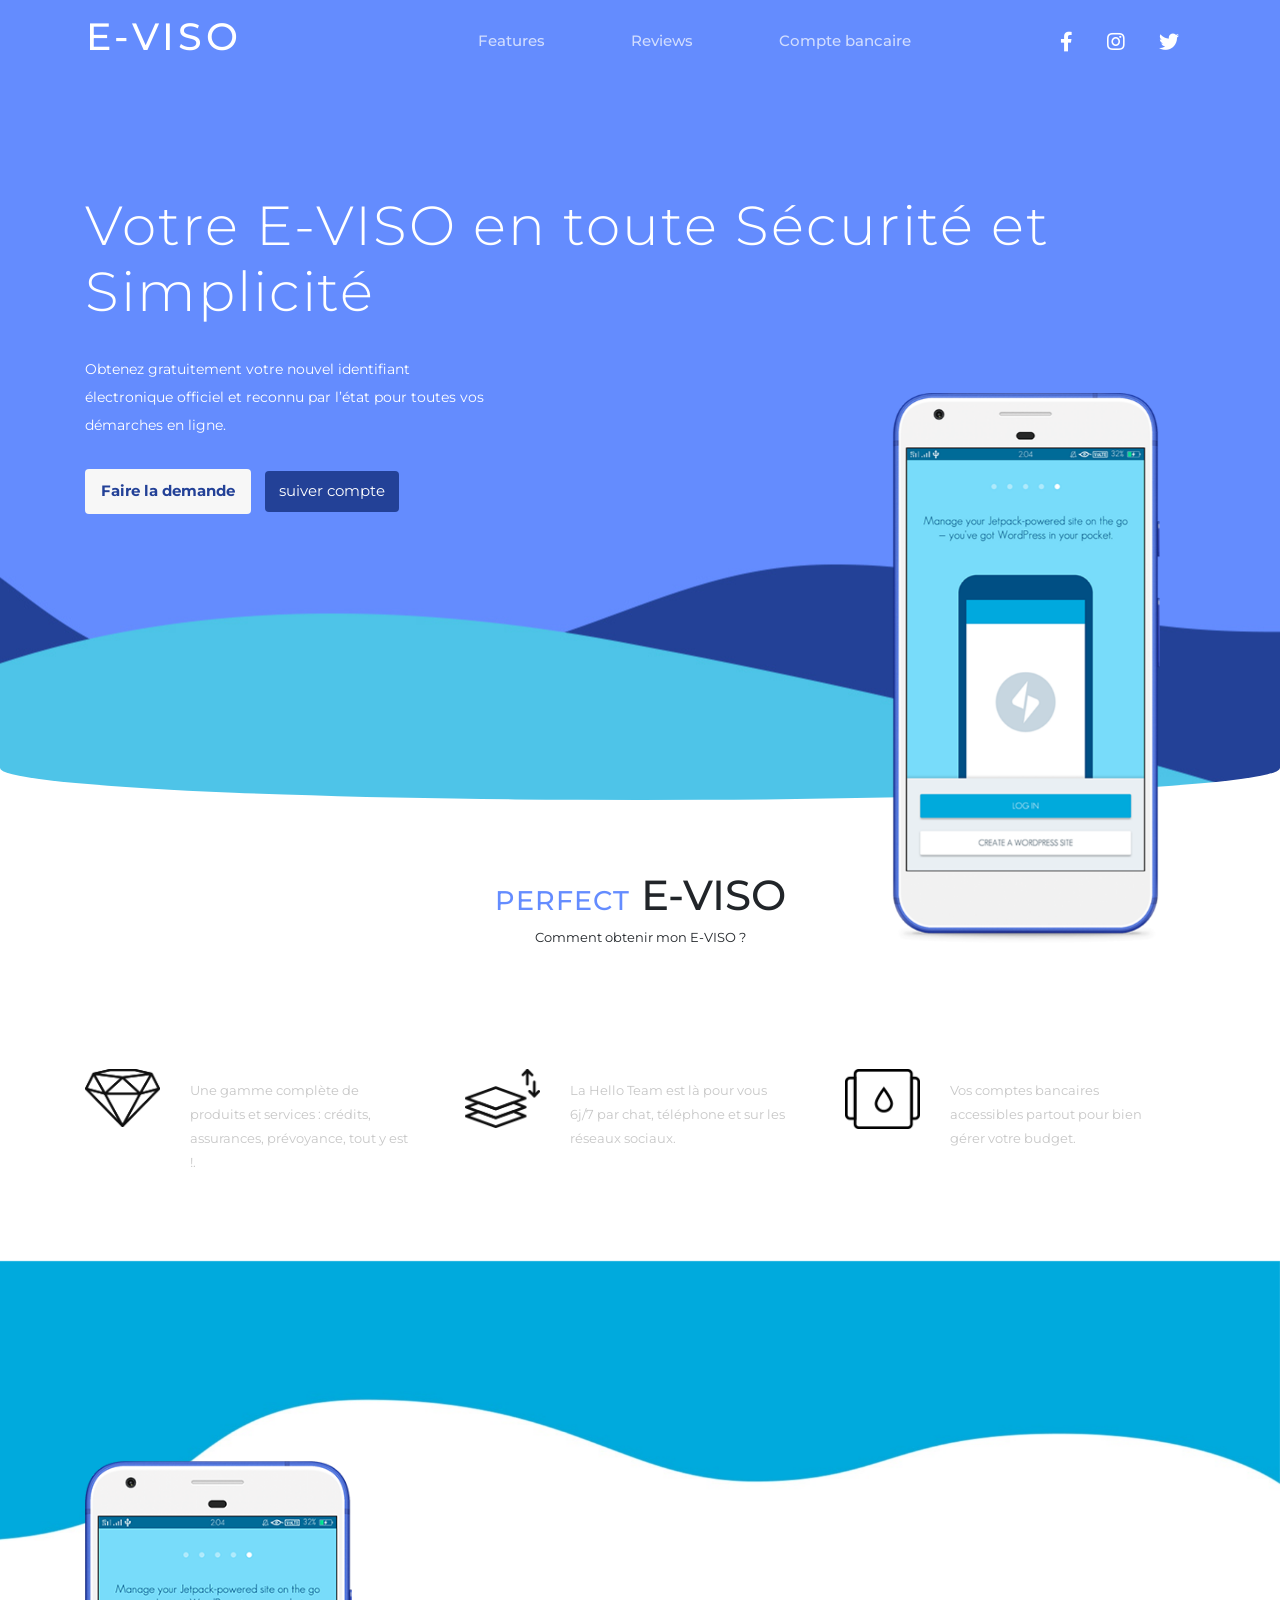
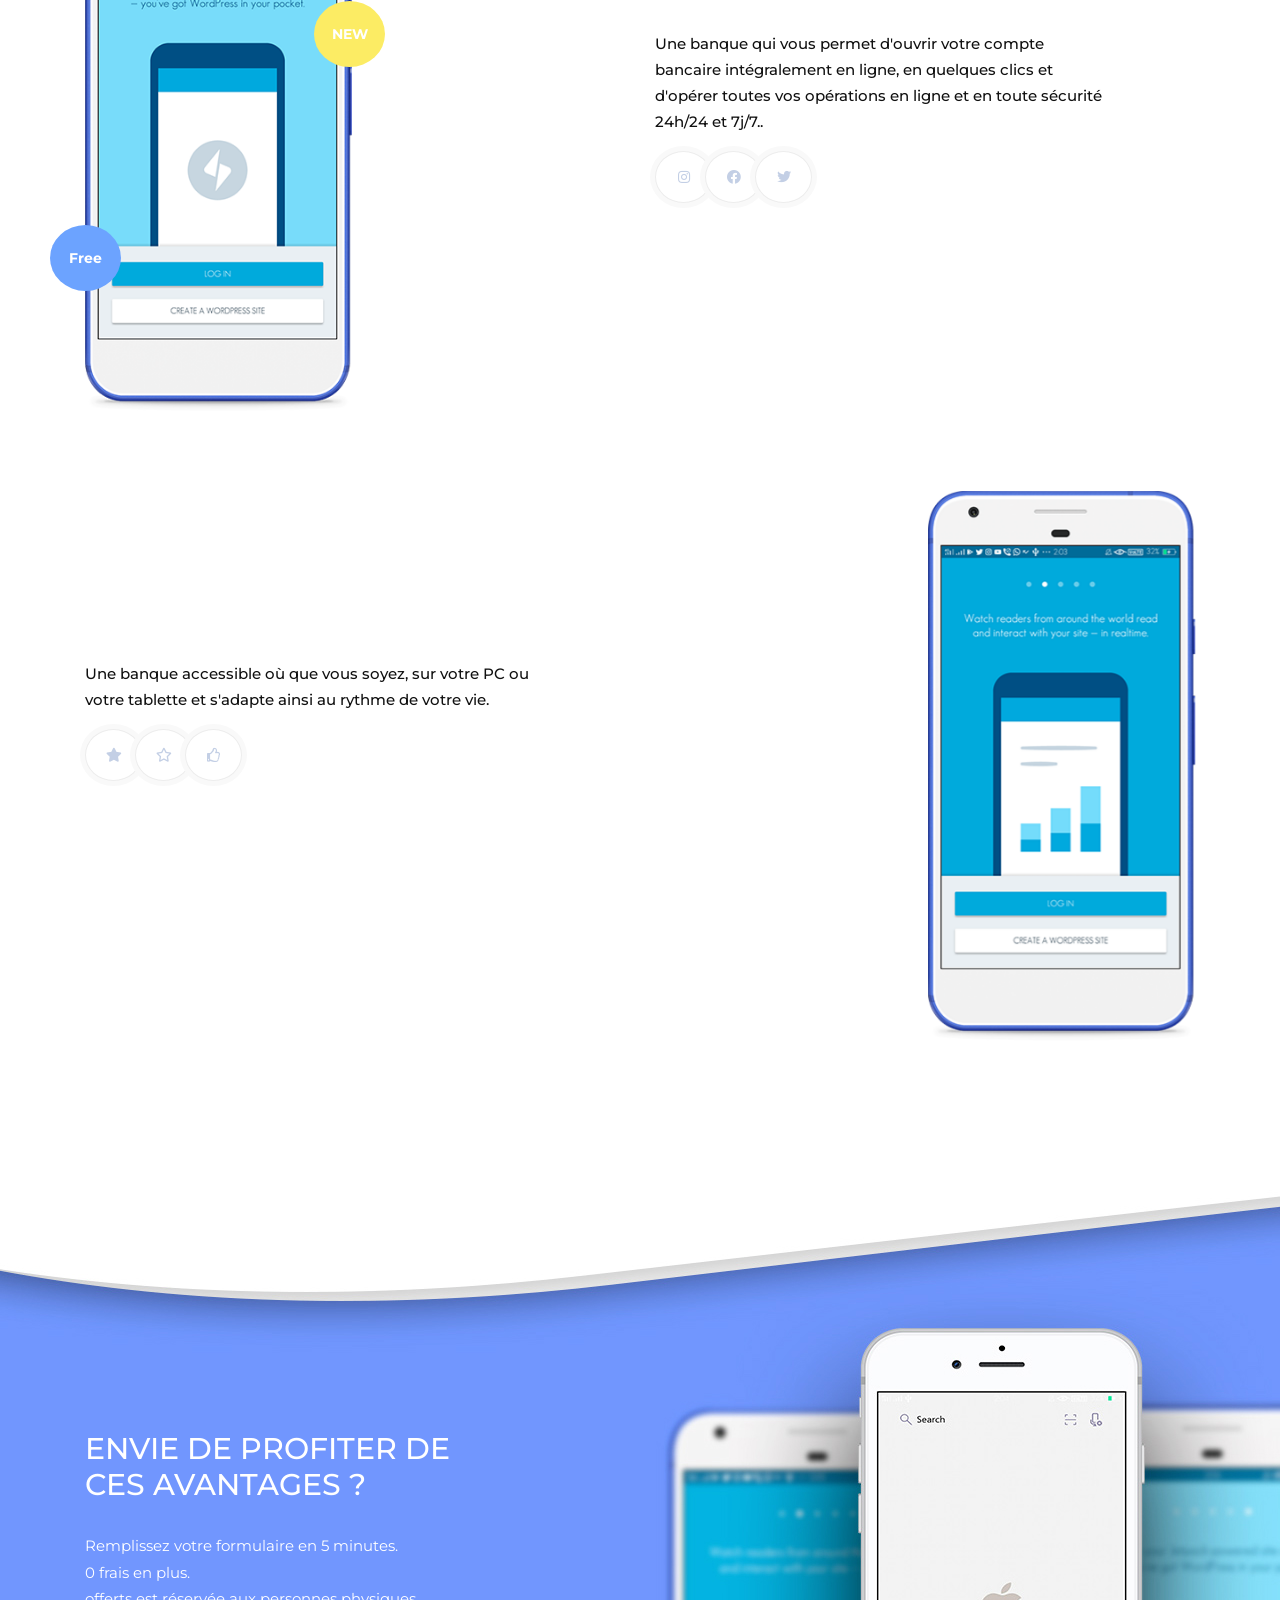
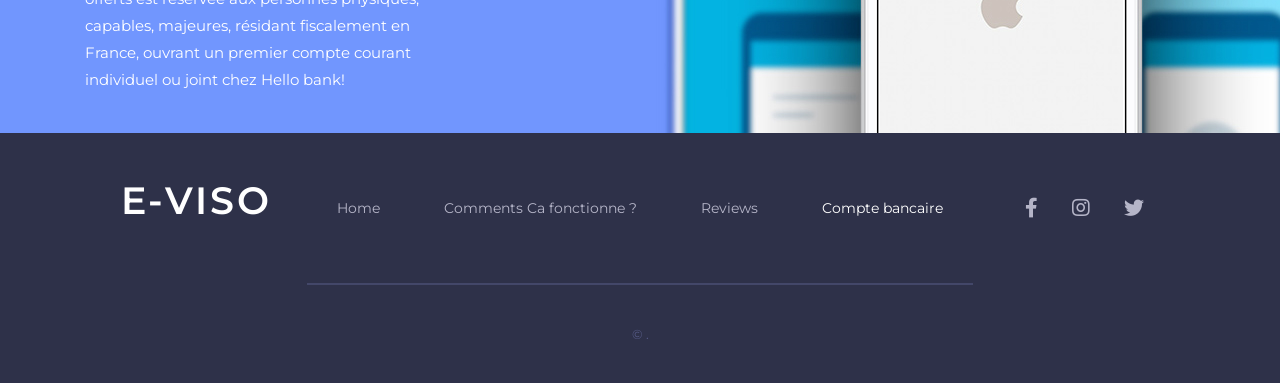
<file: public/index.html>
<!DOCTYPE html>
<!--
	App by FreeHTML5.co
	Twitter: http://twitter.com/fh5co
	URL: http://freehtml5.co
-->
<html lang="en">
<head>
	<meta charset="UTF-8">
	<title>E-VISO</title>
	<meta name="viewport" content="width=device-width, initial-scale=1.0">
	<meta name="description" content="E-VISO" />
	<meta name="keywords" content="E-VISO mobile first, responsive" />
	<meta name="author" content="E-VISO" />

	<!-- Facebook and Twitter integration -->
	<meta property="og:title" content=""/>
	<meta property="og:image" content=""/>
	<meta property="og:url" content=""/>
	<meta property="og:site_name" content=""/>
	<meta property="og:description" content=""/>
	<meta name="twitter:title" content="" />
	<meta name="twitter:image" content="" />
	<meta name="twitter:url" content="" />
	<meta name="twitter:card" content="" />

	<!-- Bootstrap  -->
	<link rel="stylesheet" href="css/bootstrap.css">
	<!-- Owl Carousel  -->
	<link rel="stylesheet" href="css/owl.carousel.css">
	<link rel="stylesheet" href="css/owl.theme.default.min.css">
	<!-- Animate.css -->
	<link rel="stylesheet" href="css/animate.css">
	<!-- Font Awesome -->
	<link rel="stylesheet" href="https://use.fontawesome.com/releases/v5.0.13/css/all.css" integrity="sha384-DNOHZ68U8hZfKXOrtjWvjxusGo9WQnrNx2sqG0tfsghAvtVlRW3tvkXWZh58N9jp" crossorigin="anonymous">

	<!-- Theme style  -->
	<link rel="stylesheet" href="css/style.css">
</head>
<body>


<div id="page-wrap">


	<!-- ==========================================================================================================
													   HERO
		 ========================================================================================================== -->

	<div id="fh5co-hero-wrapper">
		<nav class="container navbar navbar-expand-lg main-navbar-nav navbar-light">
			<a class="navbar-brand" href="">E-VISO</a>
			<button class="navbar-toggler" type="button" data-toggle="collapse" data-target="#navbarSupportedContent" aria-controls="navbarSupportedContent" aria-expanded="false" aria-label="Toggle navigation">
				<span class="navbar-toggler-icon"></span>
			</button>

			<div class="collapse navbar-collapse" id="navbarSupportedContent">
				<ul class="navbar-nav nav-items-center ml-auto mr-auto">
					<li class="nav-item active">
						<a class="nav-link" href="#"> <span class="sr-only">Comments Ca fonctionne ?</span></a>
					</li>
					<li class="nav-item">
						<a class="nav-link" href="#" onclick="$('#fh5co-features').goTo();return false;">Features</a>
					</li>
					<li class="nav-item">
						<a class="nav-link" href="#" onclick="$('#fh5co-reviews').goTo();return false;">Reviews</a>
					</li>
					<li class="nav-item">
						<a class="nav-link" href="app.html"  >Compte bancaire</a>
					</li>
				</ul>
				<div class="social-icons-header">
					<a href="https://www.facebook.com/fh5co"><i class="fab fa-facebook-f"></i></a>
					<a href="https://freehtml5.co"><i class="fab fa-instagram"></i></a>
					<a href="https://www.twitter.com/fh5co"><i class="fab fa-twitter"></i></a>
				</div>
			</div>
		</nav>

		<div class="container fh5co-hero-inner">
			<h1 class="animated fadeIn wow" data-wow-delay="0.4s">Votre E-VISO  en toute Sécurité  et Simplicité</h1>
			<p class="animated fadeIn wow" data-wow-delay="0.67s">Obtenez gratuitement votre nouvel identifiant électronique officiel et reconnu par l’état pour toutes vos démarches en ligne.</p>
			<button class="btn btn-md download-btn-first wow fadeInLeft animated" data-wow-delay="0.85s" onclick="switchToCreate()">Faire la demande </button>
			<button class="btn btn-md features-btn-first animated fadeInLeft wow" data-wow-delay="0.95s" data-toggle="modal" data-target="#basicExampleModal" onclick="execute()">suiver compte </button>
			<img class="fh5co-hero-smartphone animated fadeInRight wow" data-wow-delay="1s" src="img/phone-image.png" alt="Smartphone">


<!-- Modal -->
		</div>


	</div> <!-- first section wrapper -->


	<!-- ==========================================================================================================
													 ADVANTAGES
		 ========================================================================================================== -->

	<div class="fh5co-advantages-outer">
		<div class="container">
			<h1 class="second-title"><span class="span-perfect">Perfect</span> <span class="span-features">E-VISO</span></h1>
			<small>Comment obtenir mon E-VISO ?</small>

			<div class="row fh5co-advantages-grid-columns wow animated fadeIn" data-wow-delay="0.36s">

				<div class="col-sm-4">
					<img class="grid-image" src="img/icon-1.png" alt="Icon-1">
					<p class="grid-desc">Une gamme complète de produits et services : crédits, assurances, prévoyance, tout y est !.</p>
				</div>

				<div class="col-sm-4">
					<img class="grid-image" src="img/icon-2.png" alt="Icon-2">
					<p class="grid-desc"> La Hello Team est là pour vous 6j/7 par chat, téléphone et sur les réseaux sociaux.</p>
				</div>

				<div class="col-sm-4">
					<img class="grid-image" src="img/icon-3.png" alt="Icon-3">
					<p class="grid-desc"> Vos comptes bancaires accessibles partout pour bien gérer votre budget.</p>
				</div>


			</div>
		</div>
	</div>


	<!-- ==========================================================================================================
													  SLIDER
		 ========================================================================================================== -->

	

	<!-- ==========================================================================================================
													  FEATURES
		 ========================================================================================================== -->

	<div class="curved-bg-div wow animated fadeIn" data-wow-delay="0.15s"></div>
	<div id="fh5co-features" class="fh5co-features-outer">
		<div class="container">

			<div class="row fh5co-features-grid-columns">

				<div class="col-sm-6 in-order-1 wow animated fadeInLeft" data-wow-delay="0.22s">
					<div class="col-sm-image-container">
						<img class="img-float-left" src="img/smartphone-1.png" alt="smartphone-1">
						<span class="span-new">NEW</span>
						<span class="span-free">Free</span>
					</div>
				</div>

				<div class="col-sm-6 in-order-2 sm-6-content wow animated fadeInRight" data-wow-delay="0.22s">
					<p>Une banque qui vous permet d'ouvrir votre compte bancaire intégralement en ligne, en quelques clics et d'opérer toutes vos opérations en ligne et en toute sécurité 24h/24 et 7j/7.. </p>
					<span class="circle circle-first"><i class="fab fa-instagram"></i></span>
					<span class="circle circle-middle"><i class="fab fa-facebook"></i></span>
					<span class="circle circle-last"><i class="fab fa-twitter"></i></span>
				</div>

				<div class="col-sm-6 in-order-3 sm-6-content wow animated fadeInLeft" data-wow-delay="0.22s">
					<p>Une banque accessible où que vous soyez, sur votre PC ou votre tablette et s'adapte ainsi au rythme de votre vie. </p>
					<span class="circle circle-first"><i class="fas fa-star"></i></span>
					<span class="circle circle-middle"><i class="far fa-star"></i></span>
					<span class="circle circle-last"><i class="far fa-thumbs-up"></i></span>
				</div>

				<div class="col-sm-6 in-order-4 wow animated fadeInRight" data-wow-delay="0.22s">
					<img class="img-float-right" src="img/smartphone-2.png" alt="smartphone-2">
				</div>

			
				




			</div> <!-- row -->


		</div>
	</div>


	<!-- ==========================================================================================================
													  REVIEWS
		 ========================================================================================================== -->

	

	<!-- ==========================================================================================================
                                                 BOTTOM
    ========================================================================================================== -->

	<div id="fh5co-download" class="fh5co-bottom-outer">
		<div class="overlay">
			<div class="container fh5co-bottom-inner">
				<div class="row">
					<div class="col-sm-6">
						<h1>Envie de profiter de <br>ces avantages ?</h1>
						<p>Remplissez votre formulaire en 5 minutes.
						<br>0 frais en plus.
						<br>offerts est réservée aux personnes physiques, capables, majeures, résidant fiscalement en France, ouvrant un premier compte courant individuel ou joint chez Hello bank!</p>

						<a class="wow fadeIn animated" data-wow-delay="0.25s" href="#"><img class="app-store-btn" src="img/app-store-icon.png" alt="App Store Icon"></a>
						<a class="wow fadeIn animated" data-wow-delay="0.67s" href="#"><img class="google-play-btn" src="img/google-play-icon.png" alt="Google Play Icon"></a>
					</div>
				</div>
			</div>
		</div>
	</div>


	<!-- ==========================================================================================================
                                               SECTION 7 - SUB FOOTER
    ========================================================================================================== -->

	<footer class="footer-outer">
		<div class="container footer-inner">

			<div class="footer-three-grid wow fadeIn animated" data-wow-delay="0.66s">
				<div class="column-1-3">
					<h1>E-VISO</h1>
				</div>
				<div class="column-2-3">
					<nav class="footer-nav">
						<ul>
							<a href="#" onclick="$('#fh5co-hero-wrapper').goTo();return false;"><li>Home</li></a>
							<a href="#" onclick="$('#fh5co-features').goTo();return false;"><li>Comments Ca fonctionne ?</li></a>
							<a href="#" onclick="$('#fh5co-reviews').goTo();return false;"><li>Reviews</li></a>
							<a href="#" onclick="$('#fh5co-download').goTo();return false;"><li class="active">Compte bancaire</li></a>
						</ul>
					</nav>
				</div>
				<div class="column-3-3">
					<div class="social-icons-footer">
						<a href="https://www.facebook.com/fh5co"><i class="fab fa-facebook-f"></i></a>
						<a href="https://freehtml5.co"><i class="fab fa-instagram"></i></a>
						<a href="https://www.twitter.com/fh5co"><i class="fab fa-twitter"></i></a>
					</div>
				</div>
			</div>

			<span class="border-bottom-footer"></span>

			<p class="copyright">&copy;  <a href="https://freehtml5.co" target="_blank"></a>.</p>

		</div>
	</footer>




</div> <!-- main page wrapper -->
	
	<script src="js/jquery.min.js"></script>
	<script src="js/bootstrap.js"></script>
	<script src="js/owl.carousel.js"></script>
	<script src="js/wow.min.js"></script>
	<script src="js/main.js"></script>
	<script type="text/javascript">
		function switchToCreate() {
			window.location.href = "/create";
		}
		function execute() {
			fetch("/python")
			.then(data => data.json())
			.then(data => console.log(data.result));
		}
	</script>
</body>
</html>
</file>
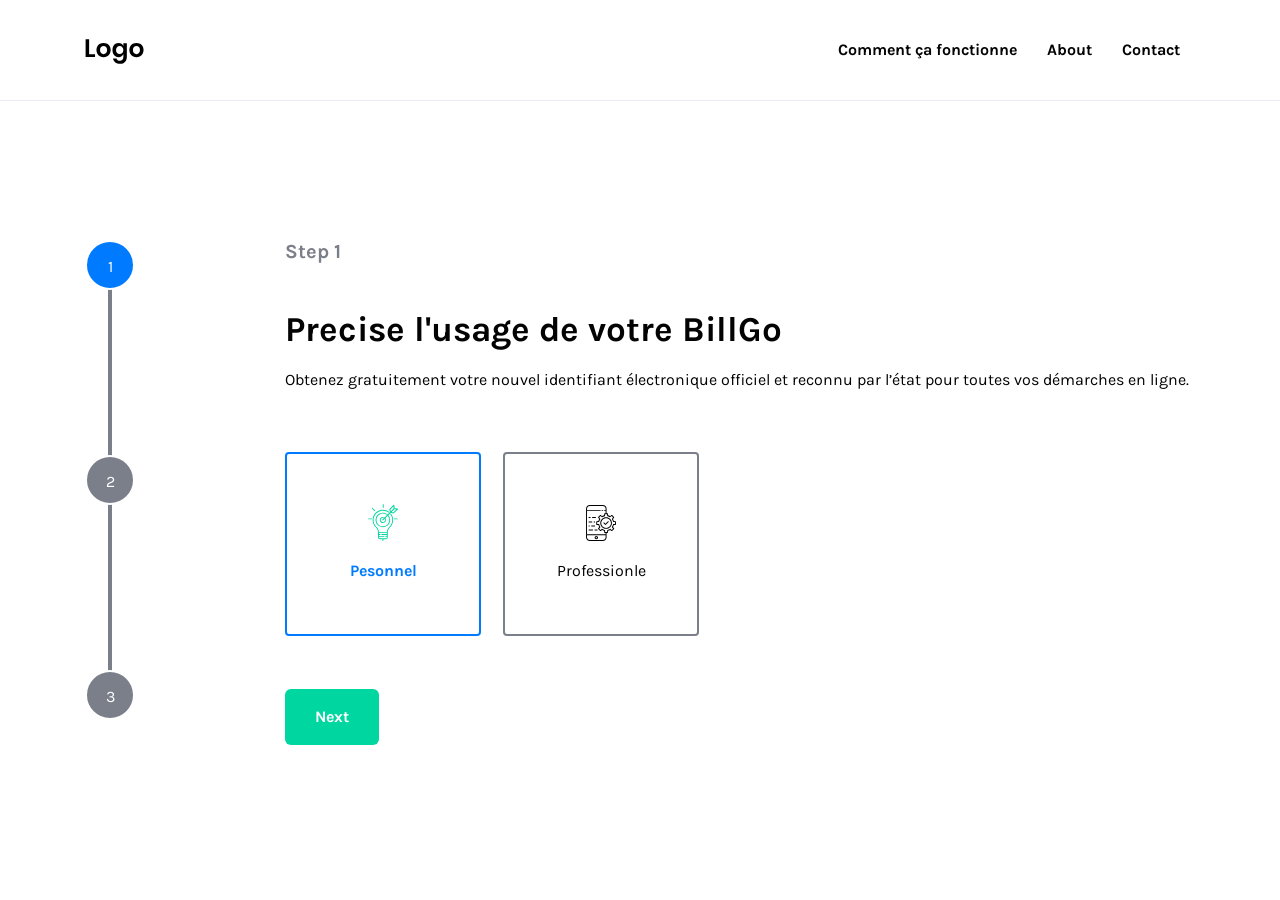
<file: public/create/index.html>
<!DOCTYPE html>
<html lang="en">
<head>
  <meta charset="UTF-8">
  <meta name="viewport" content="width=device-width, initial-scale=1.0">
  <meta http-equiv="X-UA-Compatible" content="ie=edge">
  <title>BootstrapDash Wizard</title>
  <link href="https://fonts.googleapis.com/css?family=Karla:400,700&display=swap" rel="stylesheet">
  <link rel="stylesheet" href="https://cdn.materialdesignicons.com/4.8.95/css/materialdesignicons.min.css">
  <link rel="stylesheet" href="https://stackpath.bootstrapcdn.com/bootstrap/4.4.1/css/bootstrap.min.css">
  <link rel="stylesheet" href="assets/css/bd-wizard.css">
</head>
<body>
  <header>
    <nav class="navbar navbar-expand-sm navbar-light bg-white">
      <div class="container">
        <a class="navbar-brand" href="#"><img src="assets/images/logo.svg" alt="logo"></a>
        <button class="navbar-toggler d-lg-none" type="button" data-toggle="collapse" data-target="#collapsibleNavId"
          aria-controls="collapsibleNavId" aria-expanded="false" aria-label="Toggle navigation">
          <span class="navbar-toggler-icon"></span>
        </button>
        <div class="collapse navbar-collapse" id="collapsibleNavId">
          <ul class="navbar-nav ml-auto mt-2 mt-lg-0">
            <li class="nav-item">
              <a class="nav-link" href="#">Comment ça fonctionne</a>
            </li>
            <li class="nav-item">
              <a class="nav-link" href="#">About</a>
            </li>
            <li class="nav-item">
              <a class="nav-link" href="#">Contact</a>
            </li>
          </ul>
        </div>
      </div>
    </nav>
  </header>
  <main class="d-flex align-items-center">
    <div class="container">
        <div id="wizard">
          <h3>Step 1 Title</h3>
          <section>
           <h5 class="bd-wizard-step-title">Step 1</h5>
           <h2 class="section-heading">Precise l'usage de votre BillGo</h2>
           <p>Obtenez gratuitement votre nouvel identifiant électronique officiel et reconnu par l’état pour toutes vos démarches en ligne.</p>
           <div class="purpose-radios-wrapper">
              <div class="purpose-radio">
                  <input type="radio" name="purpose" id="branding" class="purpose-radio-input" value="Branding" checked>
                 <label for="branding" class="purpose-radio-label">
                   <span class="label-icon">
                     <img src="assets/images/icon_branding.svg" alt="branding" class="label-icon-default">
                     <img src="assets/images/icon_branding_green.svg" alt="branding" class="label-icon-active">
                   </span>
                   <span class="label-text">Pesonnel</span>
                 </label>
                </div>
                <div class="purpose-radio">
                   <input type="radio" name="purpose" id="mobile-design" class="purpose-radio-input" value="Moile Design">
                  <label for="mobile-design" class="purpose-radio-label">
                    <span class="label-icon">
                      <img src="assets/images/icon_mobile_design.svg" alt="branding" class="label-icon-default">
                      <img src="assets/images/icon_mobile_design_green.svg" alt="branding" class="label-icon-active">
                    </span>
                    <span class="label-text">Professionle</span>
                  </label>
                 </div>
                 
           </div>
          </section>
          <h3>Step 2 Title</h3>
          <section>
            <h5 class="bd-wizard-step-title">Step 2</h5>
            <h2 class="section-heading">Chargement des documents</h2>
            <div class="form-group">
              <label for="firstName" class="sr-only">Nom</label>
              <input type="text" name="firstName" id="firstName" class="form-control" placeholder="Nom">
            </div>
            <div class="form-group">
              <label for="lastName" class="sr-only">Prenom</label>
              <input type="text" name="lastName" id="lastName" class="form-control" placeholder="Prenom">
            </div>
            <div class="form-group">
              <label for="phoneNumber" class="sr-only">Date de naissance</label>
              <input type="Date" name="phoneNumber" id="phoneNumber" class="form-control" placeholder="Date de naissance">
            </div>
            <div class="form-group">
              <label for="emailAddress" class="sr-only">Pays</label>
              <input type="text" name="Pays" id="Pays" class="form-control" placeholder="Pays">
            </div>
             <div class="form-group">
 <select  class="form-control" id="exampleFormControlSelect2">

      <option > Type de la pièce d'identité *:</option>
      <option selected>passeport</option>
      <option>Carte de sejour</option>
     
    </select>
            </div>
             <div class="form-group">
              <label for="emailAddress" class="sr-only">Numéro de la pièce d'identité *::</label>
              <input type="email" name="Numéro de la pièce d'identité *:
" id="emailAddress" class="form-control" placeholder="Numéro de la pièce d'identité *:
">
            </div>
            <div class="form-group">
              <label for="emailAddress" class="sr-only">Numéro de Téléphone *: :</label>
              <input type="number" name="emailAddress" id="emailAddress" class="form-control" placeholder="Numéro de Téléphone *:
">
            </div>
             <div class="form-group">
              <label for="emailAddress" class="sr-only">Email:</label>
              <input type="email" name="emailAddress" id="emailAddress" class="form-control" placeholder="Email Address">
            </div>
          <p>  Conditions Générales
J'atteste que j'ai pris connaissance des conditions d'utilisation et que je les accepte
Notice de protection des données personelles</p>
          </section>
          <h3>Step 3 Title</h3>
          <section>
              <h5 class="bd-wizard-step-title">Step 3</h5>
              <h2 class="section-heading mb-5">Review your Details and Submit</h2>
              <h6 class="font-weight-bold">Select business type</h6>
              <p class="mb-4" id="business-type">Branding</p>
              <h6 class="font-weight-bold">Enter your Account Details</h6>
              <p class="mb-4"><span id="enteredFirstName">Cha</span> <span id="enteredLastName">Ji-Hun C</span> <br>
                  Phone: <span id="enteredPhoneNumber">+230-582-6609</span> <br>
                  Email: <span id="enteredEmailAddress">willms_abby@gmail.com</span></p>

          </section>
        </div>
    </div>
  </main>
  <script src="https://code.jquery.com/jquery-3.4.1.min.js"></script>
  <script src="https://cdn.jsdelivr.net/npm/popper.js@1.16.0/dist/umd/popper.min.js"></script>
  <script src="https://stackpath.bootstrapcdn.com/bootstrap/4.4.1/js/bootstrap.min.js"></script>
  <script src="assets/js/jquery.steps.min.js"></script>
  <script src="assets/js/bd-wizard.js"></script>
</body>
</html>
</file>
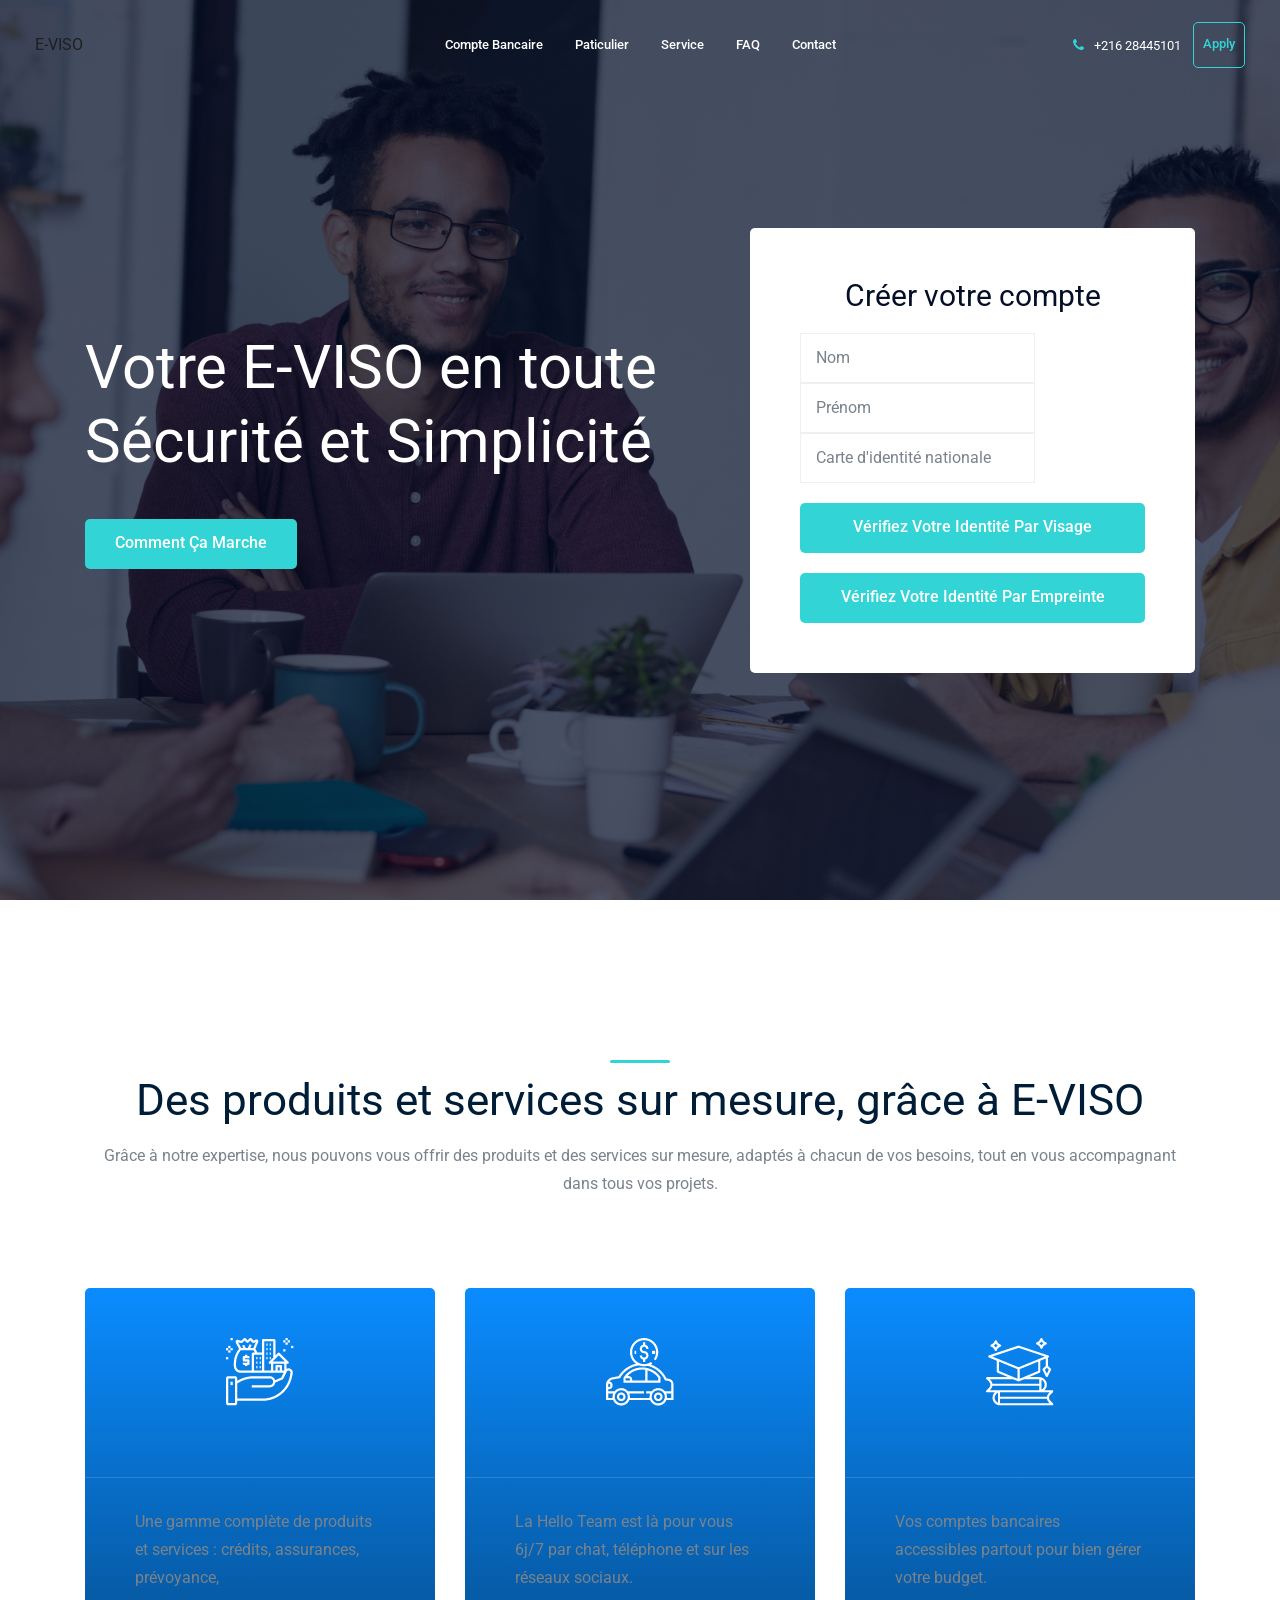
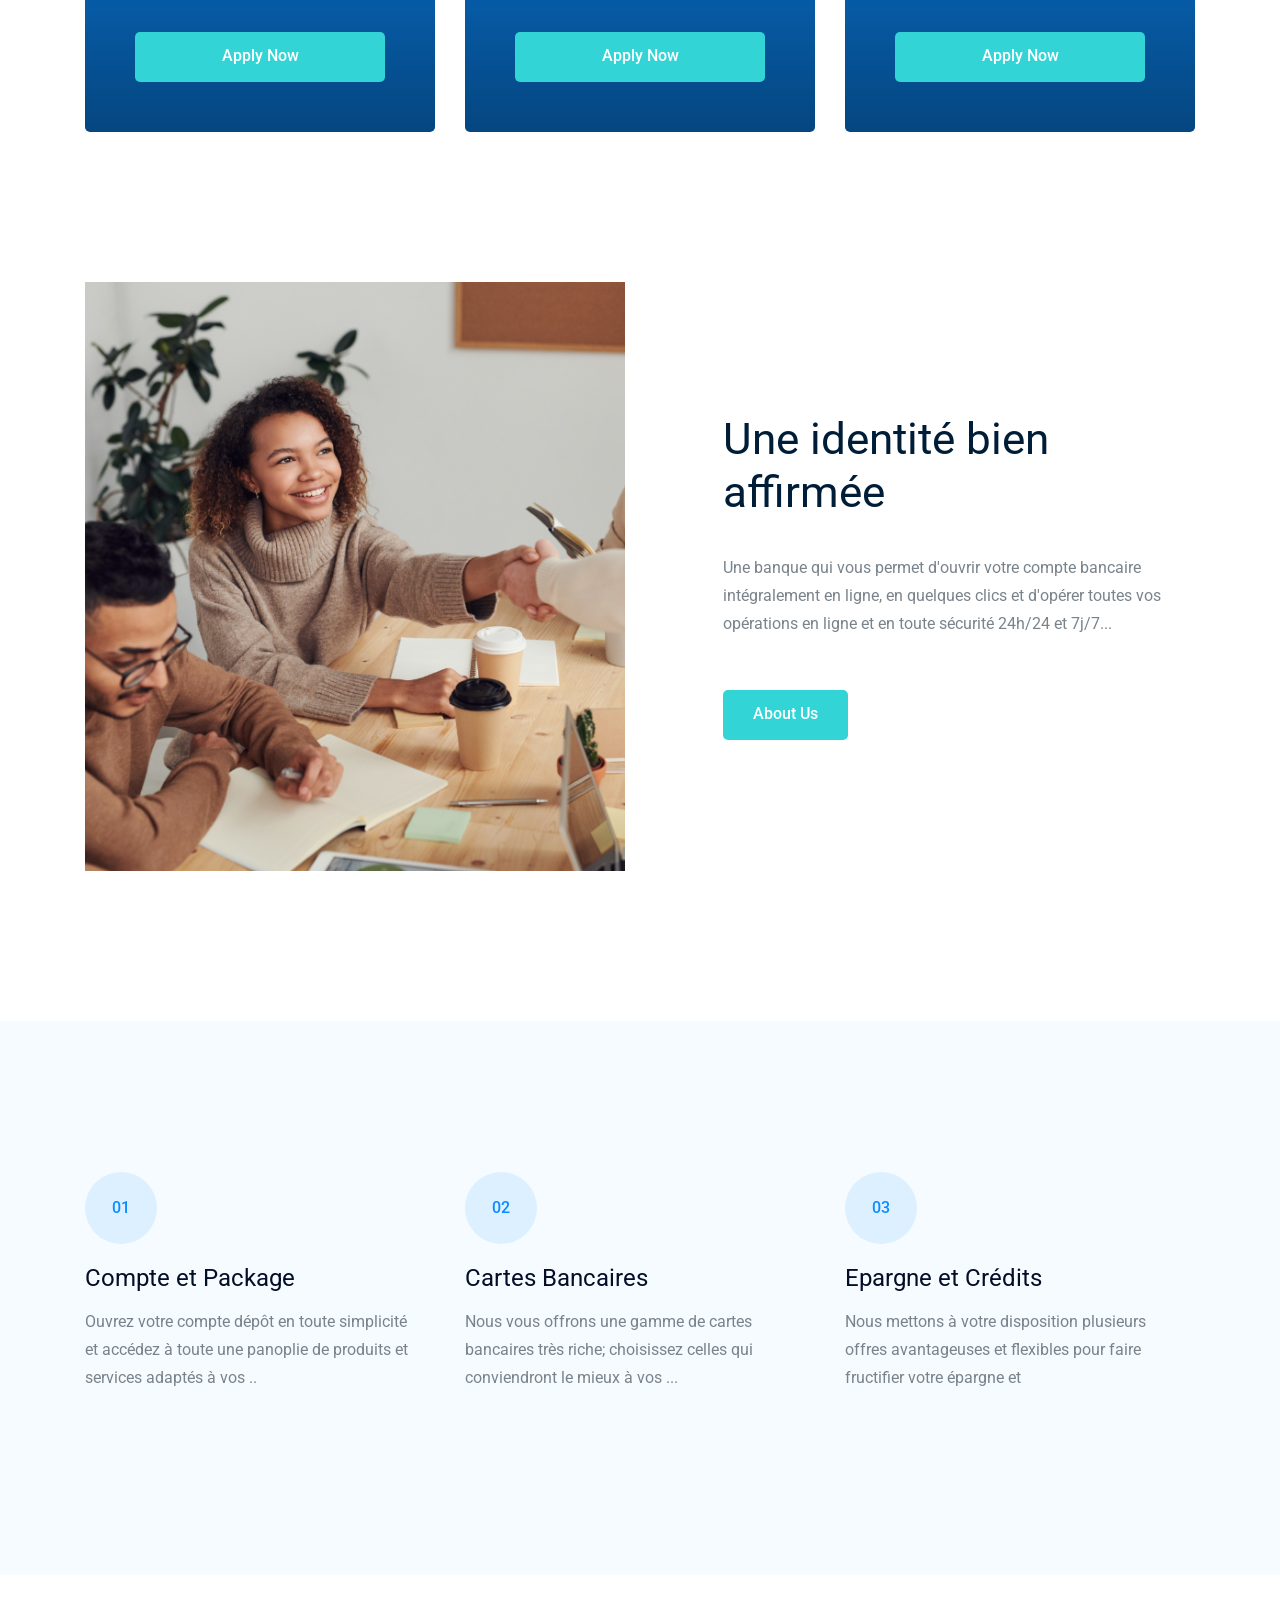
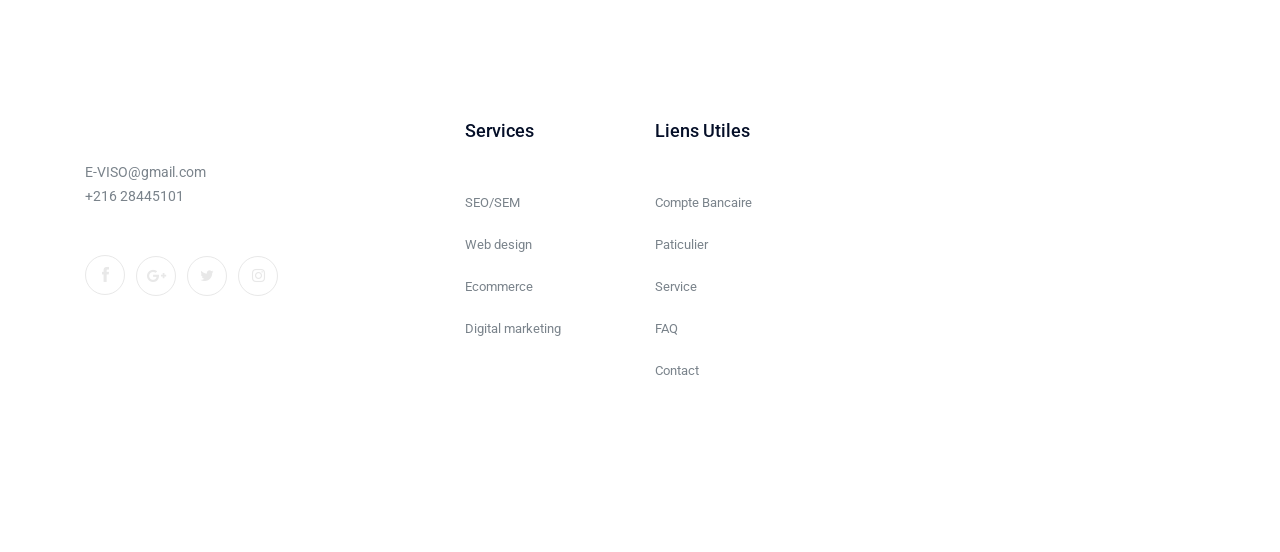
<file: public/finloans/index.html>
<!doctype html>
<html class="no-js" lang="zxx">

<head>
    <meta charset="utf-8">
    <meta http-equiv="x-ua-compatible" content="ie=edge">
    <title>E-VISO</title>
    <meta name="description" content="">
    <meta name="viewport" content="width=device-width, initial-scale=1">

    <!-- <link rel="manifest" href="site.webmanifest"> -->
    <link rel="shortcut icon" type="image/x-icon" href="img/favicon.png">
    <!-- Place favicon.ico in the root directory -->

    <!-- CSS here -->
    <link rel="stylesheet" href="css/bootstrap.min.css">
    <link rel="stylesheet" href="css/owl.carousel.min.css">
    <link rel="stylesheet" href="css/magnific-popup.css">
    <link rel="stylesheet" href="css/font-awesome.min.css">
    <link rel="stylesheet" href="css/themify-icons.css">
    <link rel="stylesheet" href="css/nice-select.css">
    <link rel="stylesheet" href="css/flaticon.css">
    <link rel="stylesheet" href="css/gijgo.css">
    <link rel="stylesheet" href="css/animate.min.css">
    <link rel="stylesheet" href="css/slick.css">
    <link rel="stylesheet" href="css/slicknav.css">

    <link rel="stylesheet" href="css/style.css">
    <!-- <link rel="stylesheet" href="css/responsive.css"> -->
</head>

<body>
    <!--[if lte IE 9]>
            <p class="browserupgrade">You are using an <strong>outdated</strong> browser. Please <a href="https://browsehappy.com/">upgrade your browser</a> to improve your experience and security.</p>
        <![endif]-->

    <!-- header-start -->
    <header>
        <div class="header-area ">
            <div id="sticky-header" class="main-header-area">
                <div class="container-fluid ">
                    <div class="header_bottom_border">
                        <div class="row align-items-center">
                            <div class="col-xl-3 col-lg-2">
                                <div class="logo">
                                    <a href="index.html">
                                    E-VISO
                                    </a>
                                </div>
                            </div>
                            <div class="col-xl-6 col-lg-7">
                                <div class="main-menu  d-none d-lg-block">
                                    <nav>
                                        <ul id="navigation">
                                            <li><a href="">Compte Bancaire</a></li>
                                            <li><a href="">Paticulier</a></li>
                                            <li><a href="">Service</a></li>
                                           
                                            <li><a href="">FAQ</a></li>
                                            <li><a href="">Contact</a></li>
                                        </ul>
                                    </nav>
                                </div>
                            </div>
                            <div class="col-xl-3 col-lg-3 d-none d-lg-block">
                                <div class="Appointment">
                                    <div class="phone_num d-none d-xl-block">
                                        <a href="#"> <i class="fa fa-phone"></i> +216 28445101</a>
                                    </div>
                                    <div class="d-none d-lg-block">
                                        <a class="boxed-btn4" href="apply.html">Apply </a>
                                    </div>
                                </div>
                            </div>
                            <div class="col-12">
                                <div class="mobile_menu d-block d-lg-none"></div>
                            </div>
                        </div>
                    </div>

                </div>
            </div>
        </div>
    </header>
    <!-- header-end -->

    <!-- slider_area_start -->
    <div class="slider_area">
        <div class="single_slider  d-flex align-items-center slider_bg_1">
            <div class="container">
                <div class="row align-items-center justify-content-center">
                    <div class="col-lg-7 col-md-6">
                        <div class="slider_text">
                            <h3 class="wow fadeInRight" data-wow-duration="1s" data-wow-delay=".1s">Votre E-VISO en toute Sécurité et Simplicité</h3>
                            <div class="sldier_btn wow fadeInLeft" data-wow-duration="1s" data-wow-delay=".2s">
                                <a href="#" class="boxed-btn3">Comment ça marche</a>
                            </div>
                        </div>
                    </div>
                    <div class="col-lg-5 col-md-6">
                        <div class="payment_form white-bg wow fadeInDown" data-wow-duration="1.2s" data-wow-delay=".2s">
                            <div class="info text-center">
                                <h4>Créer votre compte</h4>
                            </div>
                            <div class="form">
                                <div class="row">
                                    <div class="col-lg-12">
                                        <div class="single_input">
																					<input type="text" placeholder="Nom">
                                        </div>
                                    </div>
                                    <div class="col-lg-12">
                                        <div class="single_input">
																					<input type="text" placeholder="Prénom">
                                        </div>
                                    </div>
																
                                    <div class="col-lg-12">
                                        <div class="single_input">
																					<input type="text" placeholder="Carte d'identité nationale">
                                        </div>
                                    </div>
                                </div>
                            </div>
                            <div class="submit_btn" style="margin-top:20px">
                                <button class="boxed-btn3" type="submit" onclick="execute()">Vérifiez votre identité par visage</button>
                            </div>
                            <div class="submit_btn" style="margin-top:20px">
                                <button class="boxed-btn3" type="submit" onclick="executeEmpreinte()">Vérifiez votre identité par empreinte</button>
                            </div>
                        </div>
                    </div>
                </div>
            </div>
        </div>
    </div>
    <!-- slider_area_end -->

    <!-- service_area_start  -->
    <div class="service_area">
        <div class="container">
            <div class="row">
                <div class="col-lg-12">
                    <div class="section_title text-center mb-90">
                        <span class="wow fadeInUp" data-wow-duration="1s" data-wow-delay=".1s"></span>
                        <h3 class="wow fadeInUp" data-wow-duration="1s" data-wow-delay=".2s">Des produits et services sur mesure, grâce à E-VISO</h3>
                        <p class="wow fadeInUp" data-wow-duration="1s" data-wow-delay=".3s">
Grâce à notre expertise, nous pouvons vous offrir des produits et des services sur mesure, adaptés à chacun de vos besoins, tout en vous accompagnant dans tous vos projets.</p>
                    </div>
                </div>
            </div>
            <div class="row">
                <div class="col-lg-4 col-md-6">
                    <div class="single_service wow fadeInLeft" data-wow-duration="1.2s" data-wow-delay=".5s">
                        <div class="service_icon_wrap text-center">
                            <div class="service_icon ">
                                <img src="img/svg_icon/service_1.png" alt="">
                            </div>
                        </div>
                        <div class="info text-center">
                        </div>
                        <div class="service_content">
                            <p>Une gamme complète de produits et services : crédits, assurances, prévoyance,</p>
                            <div class="apply_btn">
                                <button class="boxed-btn3" type="submit">Apply Now</button>
                            </div>
                        </div>
                    </div>
                </div>
                <div class="col-lg-4 col-md-6">
                    <div class="single_service wow fadeInUp" data-wow-duration="1s" data-wow-delay=".3s">
                        <div class="service_icon_wrap text-center">
                            <div class="service_icon ">
                                <img src="img/svg_icon/service_2.png" alt="">
                            </div>
                        </div>
                        <div class="info text-center">
                            
                        </div>
                        <div class="service_content">
                           <p>La Hello Team est là pour vous 6j/7 par chat, téléphone et sur les réseaux sociaux.</p>
                                
                           <div class="apply_btn">
                                <button class="boxed-btn3" type="submit">Apply Now</button>
                            </div>
                        </div>
                    </div>
                </div>
                <div class="col-lg-4 col-md-6">
                    <div class="single_service wow fadeInRight" data-wow-duration="1.2s" data-wow-delay=".5s">
                        <div class="service_icon_wrap text-center">
                            <div class="service_icon ">
                                <img src="img/svg_icon/service_3.png" alt="">
                            </div>
                        </div>
                        <div class="info text-center">
                            
                        </div>
                        <div class="service_content">
                            <p>Vos comptes bancaires accessibles partout pour bien gérer votre budget.</p>
                           <div class="apply_btn">
                                <button class="boxed-btn3" type="submit">Apply Now</button>
                            </div>
                        </div>
                    </div>
                </div>
            </div>
        </div>
    </div>
    <!-- service_area_end  -->
    
    <!-- about_area_start  -->
    <div class="about_area">
        <div class="container">
            <div class="row align-items-center">
                <div class="col-lg-6 col-md-6">
                    <div class="about_img wow fadeInLeft" data-wow-duration="1s" data-wow-delay=".3s">
                        <img src="img/about/about.png" alt="">
                    </div>
                </div>
                <div class="col-lg-6 col-md-6">
                    <div class="about_info pl-68">
                        <div class="section_title wow fadeInUp" data-wow-duration="1.2s" data-wow-delay=".3s">
                            <h3>Une identité bien affirmée</h3>
                        </div>
                        <p class="wow fadeInUp" data-wow-duration="1.2s" data-wow-delay=".4s">Une banque qui vous permet d'ouvrir votre compte bancaire intégralement en ligne, en quelques clics et d'opérer toutes vos opérations en ligne et en toute sécurité 24h/24 et 7j/7...</p>
                        <div class="about_list">
                            
                        </div>
                        <div class="about_btn wow fadeInRight" data-wow-duration="1.3s" data-wow-delay=".5s">
                            <a class="boxed-btn3" href="apply.html">About Us</a>
                        </div>
                    </div>
                </div>
            </div>
        </div>
    </div>
    <!-- about_area_end  -->

    <div class="works_area">
        <div class="container">
            <div class="row">
                <div class="col-lg-12">
                    
                </div>
            </div>
            <div class="row">
                <div class="col-md-6 col-lg-4">
                    <div class="single_works wow fadeInUp" data-wow-duration="1s" data-wow-delay=".4s">
                        <span>
                            01
                        </span>
                        <h3>Compte et Package</h3>
                        <p>Ouvrez votre compte dépôt en toute simplicité et accédez à toute une panoplie de produits et services adaptés à vos ..</p>
                    </div>
                </div>
                <div class="col-md-6 col-lg-4">
                    <div class="single_works wow fadeInUp" data-wow-duration="1s" data-wow-delay=".5s">
                        <span>
                            02
                        </span>
                        <h3>Cartes Bancaires</h3>
                        <p>Nous vous offrons une gamme de cartes bancaires très riche; choisissez celles qui conviendront le mieux à vos ...</p>
                    </div>
                </div>
                <div class="col-md-6 col-lg-4">
                    <div class="single_works wow fadeInUp" data-wow-duration="1s" data-wow-delay=".6s">
                        <span>
                            03
                        </span>
                        <h3>Epargne et Crédits</h3>
                        <p>Nous mettons à votre disposition plusieurs offres avantageuses et flexibles pour faire fructifier votre épargne et </p>
                    </div>
                </div>
            </div>
        </div>
    </div>

    

   




    <!-- footer start -->
    <footer class="footer">
        <div class="footer_top">
            <div class="container">
                <div class="row">
                    <div class="col-xl-4 col-md-6 col-lg-3">
                        <div class="footer_widget wow fadeInUp" data-wow-duration="1s" data-wow-delay=".3s">
                            <div class="footer_logo">
                               
                            </div>
                            <p>
                               E-VISO@gmail.com <br>
                                +216 28445101<br>
                                
                            </p>
                            <div class="socail_links">
                                <ul>
                                    <li>
                                        <a href="#">
                                            <i class="ti-facebook"></i>
                                        </a>
                                    </li>
                                    <li>
                                        <a href="#">
                                            <i class="fa fa-google-plus"></i>
                                        </a>
                                    </li>
                                    <li>
                                        <a href="#">
                                            <i class="fa fa-twitter"></i>
                                        </a>
                                    </li>
                                    <li>
                                        <a href="#">
                                            <i class="fa fa-instagram"></i>
                                        </a>
                                    </li>
                                </ul>
                            </div>

                        </div>
                    </div>
                    <div class="col-xl-2 col-md-6 col-lg-3">
                        <div class="footer_widget wow fadeInUp" data-wow-duration="1.1s" data-wow-delay=".4s">
                            <h3 class="footer_title">
                                Services
                            </h3>
                            <ul>
                                <li><a href="#">SEO/SEM </a></li>
                                <li><a href="#">Web design </a></li>
                                <li><a href="#">Ecommerce</a></li>
                                <li><a href="#">Digital marketing</a></li>
                            </ul>

                        </div>
                    </div>
                     <div class="col-xl-2 col-md-6 col-lg-2">
                        <div class="footer_widget wow fadeInUp" data-wow-duration="1.2s" data-wow-delay=".5s">
                            <h3 class="footer_title">
Liens utiles                            </h3>
                            <ul>
                           <li><a href="">Compte Bancaire</a></li>
                                            <li><a href="">Paticulier</a></li>
                                            <li><a href="">Service</a></li>
                                           
                                            <li><a href="">FAQ</a></li>
                                            <li><a href="">Contact</a></li>
                                            </ul>
                        </div>
                    </div>
                </div>
            </div>
        </div>
        <div class="copy-right_text wow fadeInUp" data-wow-duration="1.4s" data-wow-delay=".3s">
            <div class="container">
                <div class="footer_border"></div>
                <div class="row">
                    <div class="col-xl-12">
                       
                    </div>
                </div>
            </div>
        </div>
    </footer>
    <!--/ footer end  -->

    <!-- link that opens popup -->
    <!-- JS here -->
    <script src="js/vendor/modernizr-3.5.0.min.js"></script>
    <script src="js/vendor/jquery-1.12.4.min.js"></script>
    <script src="js/popper.min.js"></script>
    <script src="js/bootstrap.min.js"></script>
    <script src="js/owl.carousel.min.js"></script>
    <script src="js/isotope.pkgd.min.js"></script>
    <script src="js/ajax-form.js"></script>
    <script src="js/waypoints.min.js"></script>
    <script src="js/jquery.counterup.min.js"></script>
    <script src="js/imagesloaded.pkgd.min.js"></script>
    <script src="js/scrollIt.js"></script>
    <script src="js/jquery.scrollUp.min.js"></script>
    <script src="js/wow.min.js"></script>
    <script src="js/nice-select.min.js"></script>
    <script src="js/jquery.slicknav.min.js"></script>
    <script src="js/jquery.magnific-popup.min.js"></script>
    <script src="js/plugins.js"></script>
    <script src="js/gijgo.min.js"></script>
    <script src="js/slick.min.js"></script>



    <!--contact js-->
    <script src="js/contact.js"></script>
    <script src="js/jquery.ajaxchimp.min.js"></script>
    <script src="js/jquery.form.js"></script>
    <script src="js/jquery.validate.min.js"></script>
    <script src="js/mail-script.js"></script>


    <script src="js/main.js"></script>
		<script type="text/javascript">
			function switchToCreate() {
				window.location.href = "/create";
			}
			function execute() {
				fetch("/python")
				.then(data => data.json())
				.then(data => {
					if (data.result === "True")
						window.location.href = "/apply.html";

				});
			}
			function executeEmpreinte() {
				fetch("/empreinte")
				.then(data => data.json())
				.then(data => {
					if (data.result === "True")
						window.location.href = "/apply.html";

				});
			}
	</script>
</body>

</html>
</file>
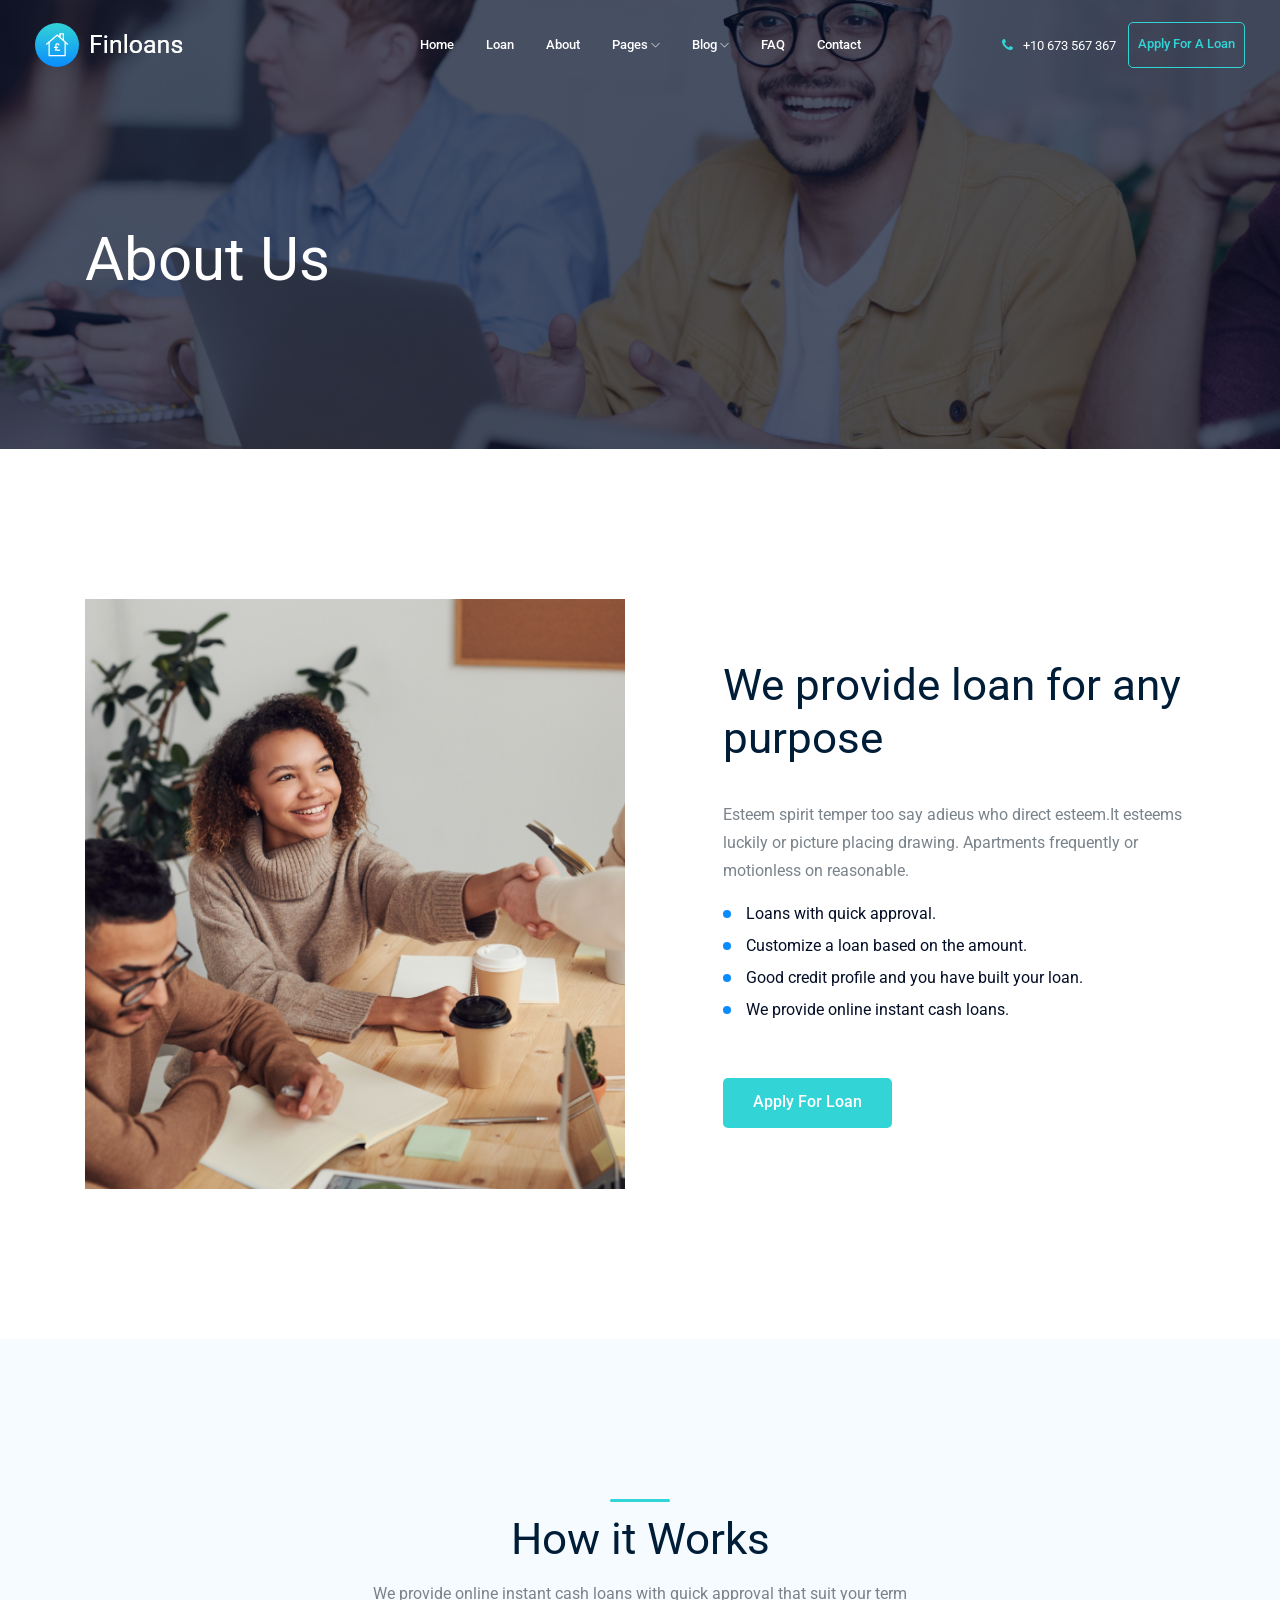
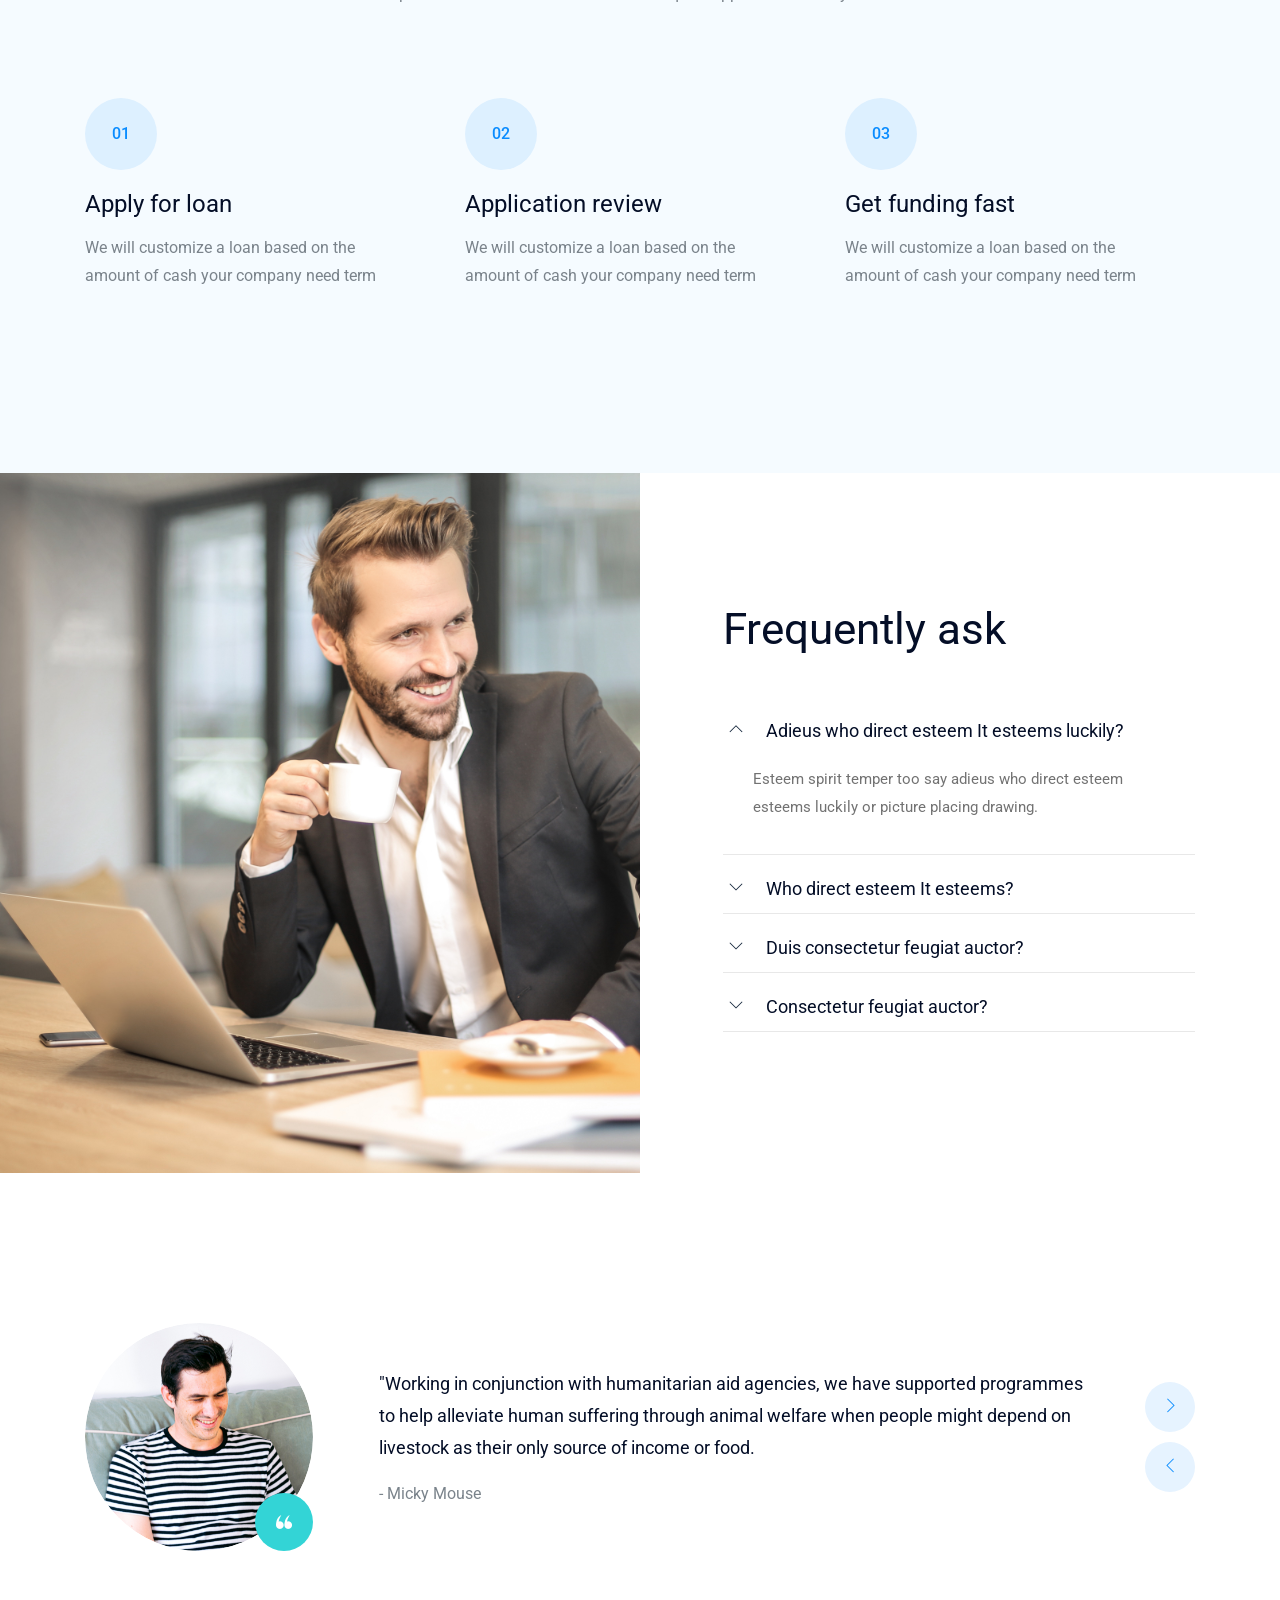
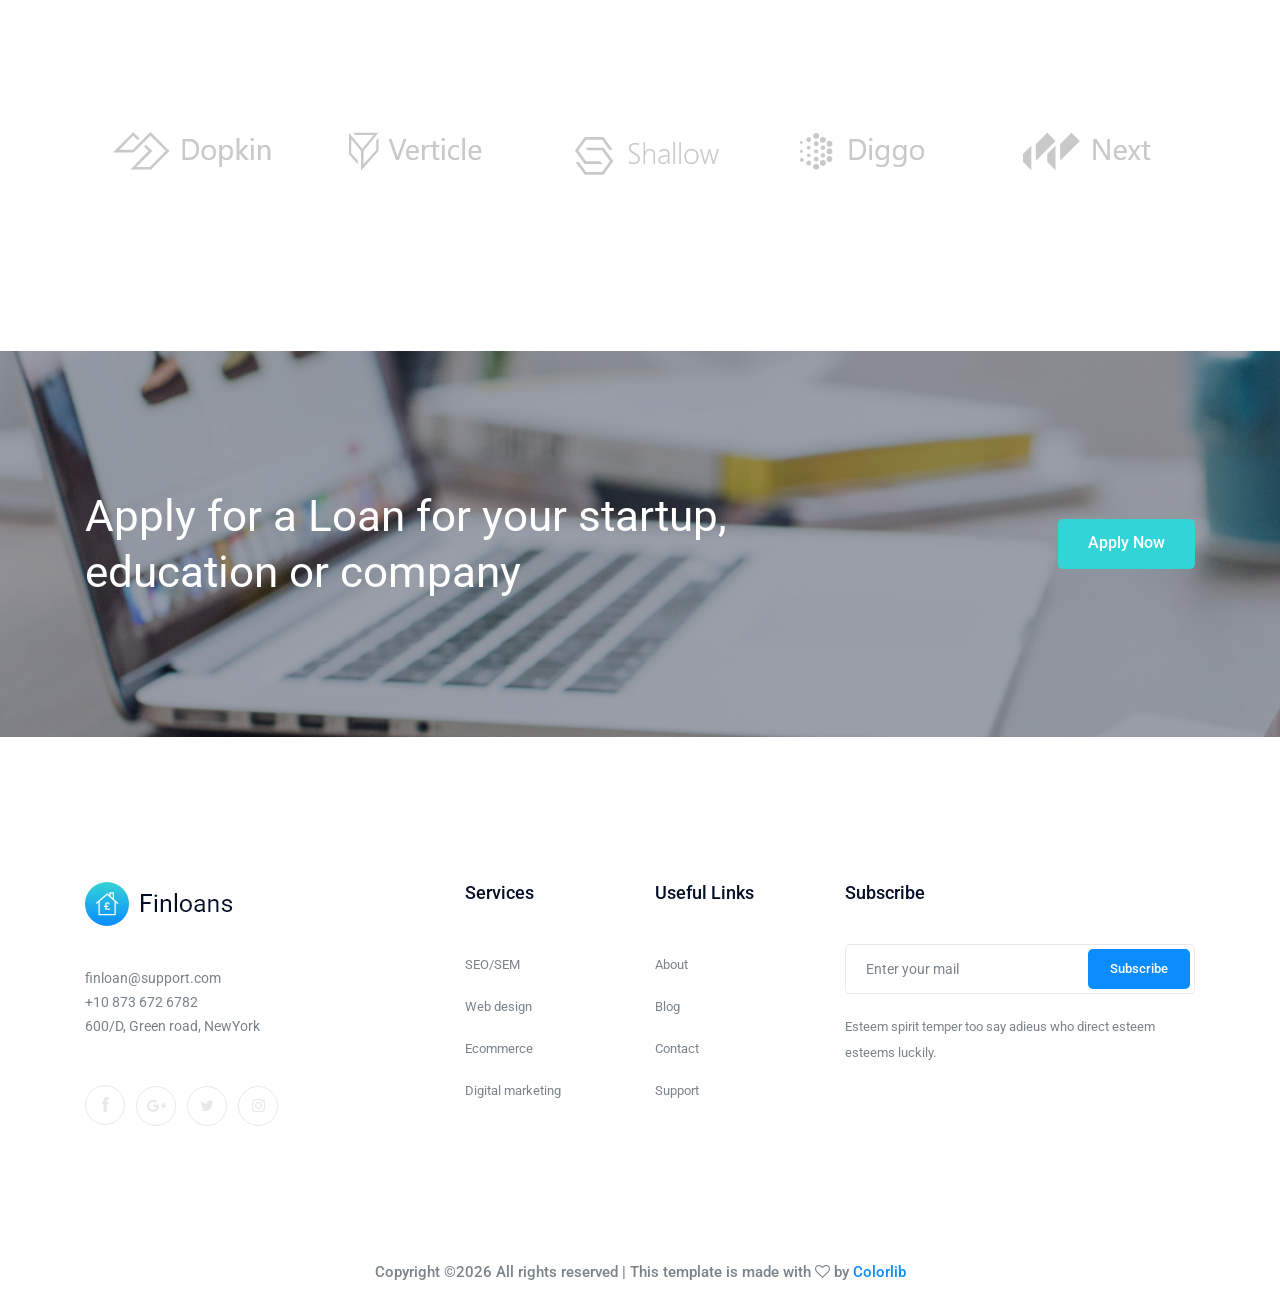
<file: public/finloans/about.html>
<!doctype html>
<html class="no-js" lang="zxx">

<head>
    <meta charset="utf-8">
    <meta http-equiv="x-ua-compatible" content="ie=edge">
    <title>Finloans</title>
    <meta name="description" content="">
    <meta name="viewport" content="width=device-width, initial-scale=1">

    <!-- <link rel="manifest" href="site.webmanifest"> -->
    <link rel="shortcut icon" type="image/x-icon" href="img/favicon.png">
    <!-- Place favicon.ico in the root directory -->

    <!-- CSS here -->
    <link rel="stylesheet" href="css/bootstrap.min.css">
    <link rel="stylesheet" href="css/owl.carousel.min.css">
    <link rel="stylesheet" href="css/magnific-popup.css">
    <link rel="stylesheet" href="css/font-awesome.min.css">
    <link rel="stylesheet" href="css/themify-icons.css">
    <link rel="stylesheet" href="css/nice-select.css">
    <link rel="stylesheet" href="css/flaticon.css">
    <link rel="stylesheet" href="css/gijgo.css">
    <link rel="stylesheet" href="css/animate.min.css">
    <link rel="stylesheet" href="css/slick.css">
    <link rel="stylesheet" href="css/slicknav.css">

    <link rel="stylesheet" href="css/style.css">
    <!-- <link rel="stylesheet" href="css/responsive.css"> -->
</head>

<body>
    <!--[if lte IE 9]>
            <p class="browserupgrade">You are using an <strong>outdated</strong> browser. Please <a href="https://browsehappy.com/">upgrade your browser</a> to improve your experience and security.</p>
        <![endif]-->

    <!-- header-start -->
    <header>
        <div class="header-area ">
            <div id="sticky-header" class="main-header-area">
                <div class="container-fluid ">
                    <div class="header_bottom_border">
                        <div class="row align-items-center">
                            <div class="col-xl-3 col-lg-2">
                                <div class="logo">
                                    <a href="index.html">
                                        <img src="img/logo.png" alt="">
                                    </a>
                                </div>
                            </div>
                            <div class="col-xl-6 col-lg-7">
                                <div class="main-menu  d-none d-lg-block">
                                    <nav>
                                        <ul id="navigation">
                                            <li><a href="index.html">home</a></li>
                                            <li><a href="Loan.html">Loan</a></li>
                                            <li><a href="about.html">about</a></li>
                                            <li><a href="#">pages <i class="ti-angle-down"></i></a>
                                                <ul class="submenu">
                                                    <li><a href="apply.html">apply loan</a></li>
                                                    <li><a href="elements.html">elements</a></li>
                                                </ul>
                                            </li>
                                            <li><a href="#">blog <i class="ti-angle-down"></i></a>
                                                <ul class="submenu">
                                                    <li><a href="blog.html">blog</a></li>
                                                    <li><a href="single-blog.html">single-blog</a></li>
                                                </ul>
                                            </li>
                                            <li><a href="FAQ.html">FAQ</a></li>
                                            <li><a href="contact.html">Contact</a></li>
                                        </ul>
                                    </nav>
                                </div>
                            </div>
                            <div class="col-xl-3 col-lg-3 d-none d-lg-block">
                                <div class="Appointment">
                                    <div class="phone_num d-none d-xl-block">
                                        <a href="#"> <i class="fa fa-phone"></i> +10 673 567 367</a>
                                    </div>
                                    <div class="d-none d-lg-block">
                                        <a class="boxed-btn4" href="apply.html">Apply for a Loan</a>
                                    </div>
                                </div>
                            </div>
                            <div class="col-12">
                                <div class="mobile_menu d-block d-lg-none"></div>
                            </div>
                        </div>
                    </div>

                </div>
            </div>
        </div>
    </header>
    <!-- header-end -->

      <!-- bradcam_area  -->
      <div class="bradcam_area bradcam_bg_2">
        <div class="container">
            <div class="row">
                <div class="col-xl-12">
                    <div class="bradcam_text">
                        <h3>About Us</h3>
                    </div>
                </div>
            </div>
        </div>
    </div>
    <!--/ bradcam_area  -->

    
    <!-- about_area_start  -->
    <div class="about_area plus_padding">
        <div class="container">
            <div class="row align-items-center">
                <div class="col-lg-6 col-md-6">
                    <div class="about_img wow fadeInLeft" data-wow-duration="1s" data-wow-delay=".3s">
                        <img src="img/about/about.png" alt="">
                    </div>
                </div>
                <div class="col-lg-6 col-md-6">
                    <div class="about_info pl-68">
                        <div class="section_title wow fadeInUp" data-wow-duration="1.2s" data-wow-delay=".3s">
                            <h3>We provide loan for any
                                purpose</h3>
                        </div>
                        <p class="wow fadeInUp" data-wow-duration="1.2s" data-wow-delay=".4s">Esteem spirit temper too say adieus who direct esteem.It esteems luckily or picture placing drawing. Apartments frequently or motionless on reasonable.</p>
                        <div class="about_list">
                            <ul>
                                <li class="wow fadeInRight" data-wow-duration="1s" data-wow-delay=".5s">Loans with quick approval.</li>
                                <li class="wow fadeInRight" data-wow-duration="1s" data-wow-delay=".6s">Customize a loan based on the amount.</li>
                                <li class="wow fadeInRight" data-wow-duration="1s" data-wow-delay=".7s">Good credit profile and you have built your loan.</li class="wow fadeInRight" data-wow-duration="1s" data-wow-delay=".8s">
                                <li class="wow fadeInRight" data-wow-duration="1s" data-wow-delay=".9s">We provide online instant cash loans.</li>
                            </ul>
                        </div>
                        <div class="about_btn wow fadeInRight" data-wow-duration="1.3s" data-wow-delay=".5s">
                            <a class="boxed-btn3" href="apply.html">Apply for Loan</a>
                        </div>
                    </div>
                </div>
            </div>
        </div>
    </div>
    <!-- about_area_end  -->

    <div class="works_area">
        <div class="container">
            <div class="row">
                <div class="col-lg-12">
                    <div class="section_title text-center mb-90">
                        <span class="wow lightSpeedIn" data-wow-duration="1s" data-wow-delay=".1s"></span>
                        <h3 class="wow fadeInUp" data-wow-duration="1s" data-wow-delay=".2s">How it Works</h3>
                        <p class="wow fadeInUp" data-wow-duration="1s" data-wow-delay=".3s">We provide online instant cash loans with quick approval that suit your term</p>
                    </div>
                </div>
            </div>
            <div class="row">
                <div class="col-md-6 col-lg-4">
                    <div class="single_works wow fadeInUp" data-wow-duration="1s" data-wow-delay=".4s">
                        <span>
                            01
                        </span>
                        <h3>Apply for loan</h3>
                        <p>We will customize a loan based on the 
                            amount of cash your company need term</p>
                    </div>
                </div>
                <div class="col-md-6 col-lg-4">
                    <div class="single_works wow fadeInUp" data-wow-duration="1s" data-wow-delay=".5s">
                        <span>
                            02
                        </span>
                        <h3>Application review</h3>
                        <p>We will customize a loan based on the 
                            amount of cash your company need term</p>
                    </div>
                </div>
                <div class="col-md-6 col-lg-4">
                    <div class="single_works wow fadeInUp" data-wow-duration="1s" data-wow-delay=".6s">
                        <span>
                            03
                        </span>
                        <h3>Get funding fast</h3>
                        <p>We will customize a loan based on the 
                            amount of cash your company need term</p>
                    </div>
                </div>
            </div>
        </div>
    </div>

    <div class="accordion_area">
        <div class="container">
            <div class="row justify-content-end">
                <div class="col-lg-6">
                    <div class="faq_ask pl-68">
                        <h3 class="wow fadeInRight" data-wow-duration="1s" data-wow-delay=".3s">Frequently ask</h3>
                            <div id="accordion">
                                <div class="card wow fadeInUp" data-wow-duration="1.1s" data-wow-delay=".3s">
                                    <div class="card-header" id="headingOnee">
                                      <h5 class="mb-0">
                                        <button class="btn btn-link" data-toggle="collapse" data-target="#collapseOnee" aria-expanded="true" aria-controls="collapseOnee">
                                            Adieus who direct esteem It esteems luckily?
                                        </button>
                                      </h5>
                                    </div>
                                
                                    <div id="collapseOnee" class="collapse show" aria-labelledby="headingOnee" data-parent="#accordion">
                                      <div class="card-body">
                                        Esteem spirit temper too say adieus who direct esteem esteems luckily or picture placing drawing.
                                      </div>
                                    </div>
                                  </div>
                                    <div class="card wow fadeInUp" data-wow-duration="1.2s" data-wow-delay=".4s">
                                        <div class="card-header" id="headingOne">
                                            <h5 class="mb-0">
                                                <button class="btn btn-link collapsed" data-toggle="collapse" data-target="#collapseOne" aria-expanded="false" aria-controls="collapseOne">
                                                    Who direct esteem It esteems?
                                                </button>
                                            </h5>
                                        </div>
                                        <div id="collapseOne" class="collapse" aria-labelledby="headingOne" data-parent="#accordion" style="">
                                            <div class="card-body">Esteem spirit temper too say adieus who direct esteem esteems luckily or picture placing drawing.
                                            </div>
                                        </div>
                                    </div>
                                    <div class="card wow fadeInUp" data-wow-duration="1.3s" data-wow-delay=".5s">
                                        <div class="card-header" id="headingThree">
                                            <h5 class="mb-0">
                                                <button class="btn btn-link collapsed" data-toggle="collapse" data-target="#collapseThree" aria-expanded="false" aria-controls="collapseThree">
                                                    Duis consectetur feugiat auctor?
                                                </button>
                                            </h5>
                                        </div>
                                        <div id="collapseThree" class="collapse" aria-labelledby="headingThree" data-parent="#accordion" style="">
                                            <div class="card-body">Esteem spirit temper too say adieus who direct esteem esteems luckily or picture placing drawing.
                                            </div>
                                        </div>
                                    </div>
                                    <div class="card wow fadeInUp" data-wow-duration="1.4s" data-wow-delay=".6s">
                                        <div class="card-header" id="headingThree4">
                                            <h5 class="mb-0">
                                                <button class="btn btn-link collapsed" data-toggle="collapse" data-target="#collapseThree4" aria-expanded="false" aria-controls="collapseThree4">
                                                    Consectetur feugiat auctor?
                                                </button>
                                            </h5>
                                        </div>
                                        <div id="collapseThree4" class="collapse" aria-labelledby="headingThree4" data-parent="#accordion" style="">
                                            <div class="card-body">Esteem spirit temper too say adieus who direct esteem esteems luckily or picture placing drawing.
                                            </div>
                                        </div>
                                    </div>
                                </div>
                    </div>
                </div>
            </div>
        </div>
    </div>

    <!-- testimonial_area  -->
    <div class="testimonial_area  ">
        <div class="container">
            <div class="row">
                <div class="col-xl-12">
                    <div class="testmonial_active owl-carousel">
                        <div class="single_carousel">
                            <div class="row">
                                <div class="col-lg-11">
                                    <div class="single_testmonial d-flex align-items-center">
                                        <div class="thumb">
                                            <img src="img/testmonial/author.png" alt="">
                                            <div class="quote_icon">
                                                <i class="Flaticon flaticon-quote"></i>
                                            </div>
                                        </div>
                                        <div class="info">
                                            <p>"Working in conjunction with humanitarian aid agencies, we have supported programmes to help alleviate human suffering through animal welfare when people might depend on livestock as their only source of income or food.</p>
                                            <span>- Micky Mouse</span>
                                        </div>
                                    </div>
                                </div>
                            </div>
                        </div>
                        <div class="single_carousel">
                            <div class="row">
                                <div class="col-lg-11">
                                    <div class="single_testmonial d-flex align-items-center">
                                        <div class="thumb">
                                            <img src="img/testmonial/author.png" alt="">
                                            <div class="quote_icon">
                                                <i class=" Flaticon flaticon-quote"></i>
                                            </div>
                                        </div>
                                        <div class="info">
                                            <p>"Working in conjunction with humanitarian aid agencies, we have supported programmes to help alleviate human suffering through animal welfare when people might depend on livestock as their only source of income or food.</p>
                                            <span>- Micky Mouse</span>
                                        </div>
                                    </div>
                                </div>
                            </div>
                        </div>
                        <div class="single_carousel">
                            <div class="row">
                                <div class="col-lg-11">
                                    <div class="single_testmonial d-flex align-items-center">
                                        <div class="thumb">
                                            <img src="img/testmonial/author.png" alt="">
                                            <div class="quote_icon">
                                                <i class="Flaticon flaticon-quote"></i>
                                            </div>
                                        </div>
                                        <div class="info">
                                            <p>"Working in conjunction with humanitarian aid agencies, we have supported programmes to help alleviate human suffering through animal welfare when people might depend on livestock as their only source of income or food.</p>
                                            <span>- Micky Mouse</span>
                                        </div>
                                    </div>
                                </div>
                            </div>
                        </div>
                    </div>
                </div>
            </div>
        </div>
    </div>
    <!-- /testimonial_area  -->

    <div class="brad_area">
        <div class="container">
            <div class="row">
                <div class="col-lg-12">
                    <div class="brad_active owl-carousel">
                        <div class="single_brand wow fadeInUp" data-wow-duration="1s" data-wow-delay=".2s">
                            <img src="img/brand/1.png" alt="">
                        </div>
                        <div class="single_brand wow fadeInUp" data-wow-duration="1s" data-wow-delay=".3s">
                            <img src="img/brand/2.png" alt="">
                        </div>
                        <div class="single_brand wow fadeInUp" data-wow-duration="1s" data-wow-delay=".4s">
                            <img src="img/brand/3.png" alt="">
                        </div>
                        <div class="single_brand wow fadeInUp" data-wow-duration="1s" data-wow-delay=".5s">
                            <img src="img/brand/4.png" alt="">
                        </div>
                        <div class="single_brand wow fadeInUp" data-wow-duration="1s" data-wow-delay=".6s">
                            <img src="img/brand/5.png" alt="">
                        </div>
                    </div>
                </div>
            </div>
        </div>
    </div>

    <div class="apply_loan overlay">
        <div class="container">
            <div class="row align-items-center">
                <div class="col-lg-8 col-md-7">
                    <div class="loan_text wow fadeInLeft" data-wow-duration="1s" data-wow-delay=".3s">
                        <h3>Apply for a Loan for your startup, 
                            education or company</h3>
                    </div>
                </div>
                <div class="col-lg-4 col-md-5">
                    <div class="loan_btn wow fadeInUp" data-wow-duration="1.2s" data-wow-delay=".4s">
                        <a class="boxed-btn3" href="contact.html">Apply Now</a>
                    </div>
                </div>
            </div>
        </div>
    </div>

    <!-- footer start -->
    <footer class="footer">
        <div class="footer_top">
            <div class="container">
                <div class="row">
                    <div class="col-xl-4 col-md-6 col-lg-3">
                        <div class="footer_widget wow fadeInUp" data-wow-duration="1s" data-wow-delay=".3s">
                            <div class="footer_logo">
                                <a href="#">
                                    <img src="img/footer_logo.png" alt="">
                                </a>
                            </div>
                            <p>
                                finloan@support.com <br>
                                +10 873 672 6782 <br>
                                600/D, Green road, NewYork
                            </p>
                            <div class="socail_links">
                                <ul>
                                    <li>
                                        <a href="#">
                                            <i class="ti-facebook"></i>
                                        </a>
                                    </li>
                                    <li>
                                        <a href="#">
                                            <i class="fa fa-google-plus"></i>
                                        </a>
                                    </li>
                                    <li>
                                        <a href="#">
                                            <i class="fa fa-twitter"></i>
                                        </a>
                                    </li>
                                    <li>
                                        <a href="#">
                                            <i class="fa fa-instagram"></i>
                                        </a>
                                    </li>
                                </ul>
                            </div>

                        </div>
                    </div>
                    <div class="col-xl-2 col-md-6 col-lg-3">
                        <div class="footer_widget wow fadeInUp" data-wow-duration="1.1s" data-wow-delay=".4s">
                            <h3 class="footer_title">
                                Services
                            </h3>
                            <ul>
                                <li><a href="#">SEO/SEM </a></li>
                                <li><a href="#">Web design </a></li>
                                <li><a href="#">Ecommerce</a></li>
                                <li><a href="#">Digital marketing</a></li>
                            </ul>

                        </div>
                    </div>
                    <div class="col-xl-2 col-md-6 col-lg-2">
                        <div class="footer_widget wow fadeInUp" data-wow-duration="1.2s" data-wow-delay=".5s">
                            <h3 class="footer_title">
                                Useful Links
                            </h3>
                            <ul>
                                <li><a href="#">About</a></li>
                                <li><a href="#">Blog</a></li>
                                <li><a href="#"> Contact</a></li>
                                <li><a href="#">Support</a></li>
                            </ul>
                        </div>
                    </div>
                    <div class="col-xl-4 col-md-6 col-lg-4">
                        <div class="footer_widget wow fadeInUp" data-wow-duration="1.3s" data-wow-delay=".6s">
                            <h3 class="footer_title">
                                Subscribe
                            </h3>
                            <form action="#" class="newsletter_form">
                                <input type="text" placeholder="Enter your mail">
                                <button type="submit">Subscribe</button>
                            </form>
                            <p class="newsletter_text">Esteem spirit temper too say adieus who direct esteem esteems
                                luckily.</p>
                        </div>
                    </div>
                </div>
            </div>
        </div>
        <div class="copy-right_text wow fadeInUp" data-wow-duration="1.4s" data-wow-delay=".3s">
            <div class="container">
                <div class="footer_border"></div>
                <div class="row">
                    <div class="col-xl-12">
                        <p class="copy_right text-center">
                            <!-- Link back to Colorlib can't be removed. Template is licensed under CC BY 3.0. -->
Copyright &copy;<script>document.write(new Date().getFullYear());</script> All rights reserved | This template is made with <i class="fa fa-heart-o" aria-hidden="true"></i> by <a href="https://colorlib.com" target="_blank">Colorlib</a>
<!-- Link back to Colorlib can't be removed. Template is licensed under CC BY 3.0. -->
                        </p>
                    </div>
                </div>
            </div>
        </div>
    </footer>
    <!--/ footer end  -->

    <!-- link that opens popup -->
    <!-- JS here -->
    <script src="js/vendor/modernizr-3.5.0.min.js"></script>
    <script src="js/vendor/jquery-1.12.4.min.js"></script>
    <script src="js/popper.min.js"></script>
    <script src="js/bootstrap.min.js"></script>
    <script src="js/owl.carousel.min.js"></script>
    <script src="js/isotope.pkgd.min.js"></script>
    <script src="js/ajax-form.js"></script>
    <script src="js/waypoints.min.js"></script>
    <script src="js/jquery.counterup.min.js"></script>
    <script src="js/imagesloaded.pkgd.min.js"></script>
    <script src="js/scrollIt.js"></script>
    <script src="js/jquery.scrollUp.min.js"></script>
    <script src="js/wow.min.js"></script>
    <script src="js/nice-select.min.js"></script>
    <script src="js/jquery.slicknav.min.js"></script>
    <script src="js/jquery.magnific-popup.min.js"></script>
    <script src="js/plugins.js"></script>
    <script src="js/gijgo.min.js"></script>
    <script src="js/slick.min.js"></script>



    <!--contact js-->
    <script src="js/contact.js"></script>
    <script src="js/jquery.ajaxchimp.min.js"></script>
    <script src="js/jquery.form.js"></script>
    <script src="js/jquery.validate.min.js"></script>
    <script src="js/mail-script.js"></script>


    <script src="js/main.js"></script>
</body>

</html>
</file>
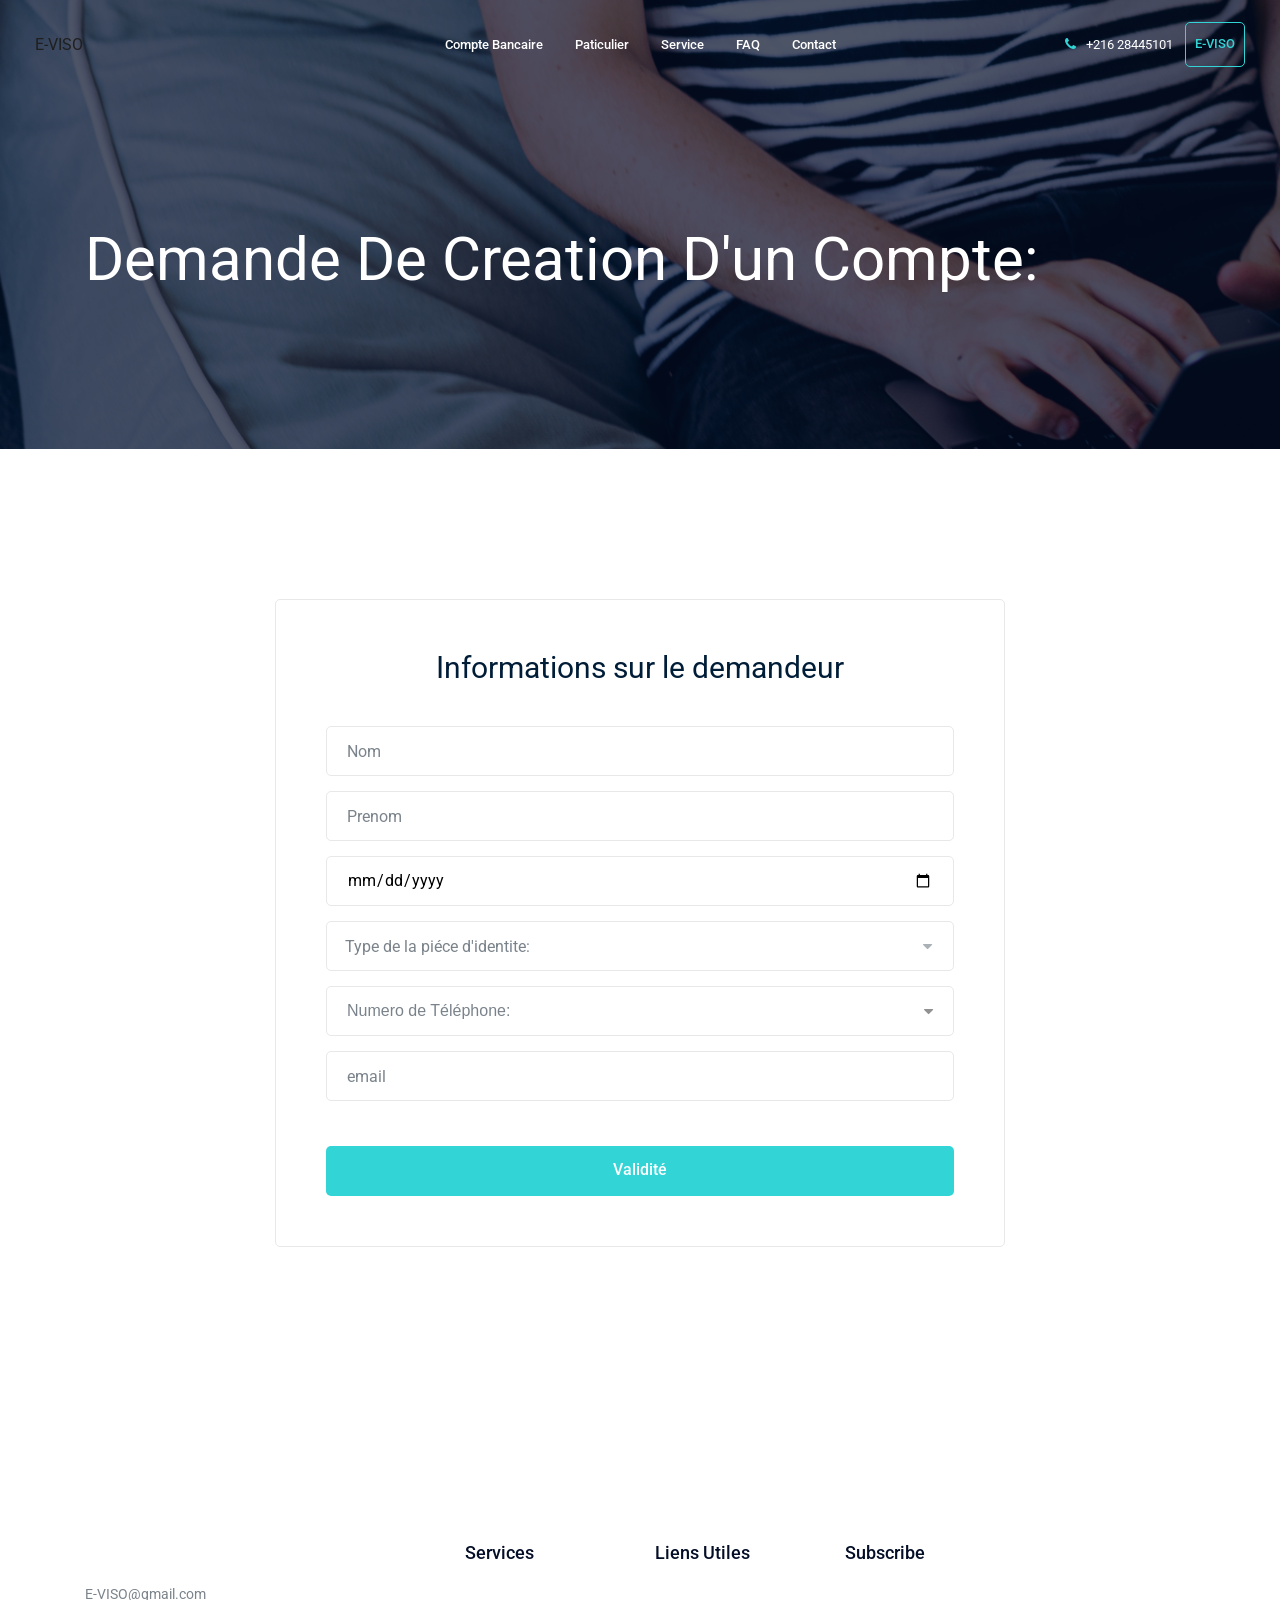
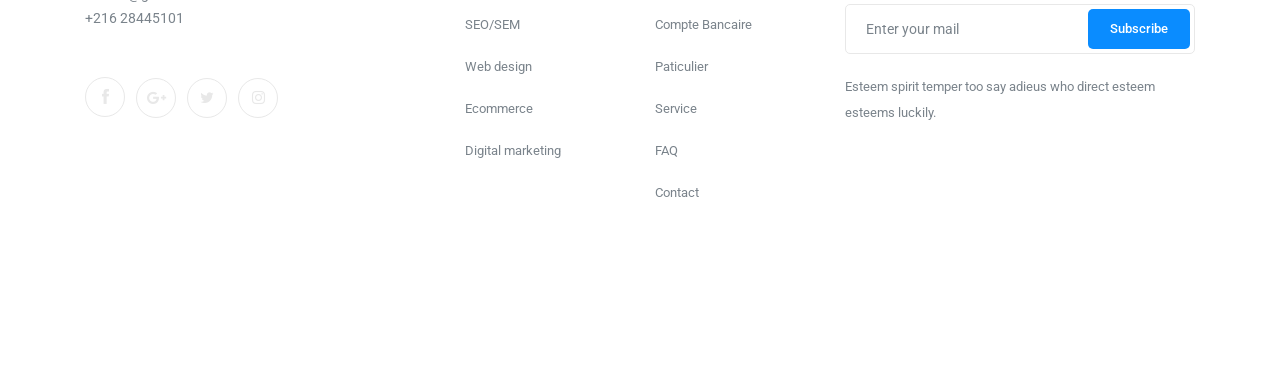
<file: public/finloans/apply.html>
<!doctype html>
<html class="no-js" lang="zxx">

<head>
    <meta charset="utf-8">
    <meta http-equiv="x-ua-compatible" content="ie=edge">
    <title>E-VISO </title>
    <meta name="description" content="">
    <meta name="viewport" content="width=device-width, initial-scale=1">

    <!-- <link rel="manifest" href="site.webmanifest"> -->
    <link rel="shortcut icon" type="image/x-icon" href="img/favicon.png">
    <!-- Place favicon.ico in the root directory -->

    <!-- CSS here -->
    <link rel="stylesheet" href="css/bootstrap.min.css">
    <link rel="stylesheet" href="css/owl.carousel.min.css">
    <link rel="stylesheet" href="css/magnific-popup.css">
    <link rel="stylesheet" href="css/font-awesome.min.css">
    <link rel="stylesheet" href="css/themify-icons.css">
    <link rel="stylesheet" href="css/nice-select.css">
    <link rel="stylesheet" href="css/flaticon.css">
    <link rel="stylesheet" href="css/gijgo.css">
    <link rel="stylesheet" href="css/animate.min.css">
    <link rel="stylesheet" href="css/slick.css">
    <link rel="stylesheet" href="css/slicknav.css">

    <link rel="stylesheet" href="css/style.css">
    <!-- <link rel="stylesheet" href="css/responsive.css"> -->
</head>

<body>
    <!--[if lte IE 9]>
            <p class="browserupgrade">You are using an <strong>outdated</strong> browser. Please <a href="https://browsehappy.com/">upgrade your browser</a> to improve your experience and security.</p>
        <![endif]-->

    <!-- header-start -->
    <header>
        <div class="header-area ">
            <div id="sticky-header" class="main-header-area">
                <div class="container-fluid ">
                    <div class="header_bottom_border">
                        <div class="row align-items-center">
                            <div class="col-xl-3 col-lg-2">
                                <div class="logo">
                                    <a href="index.html">
                                    E-VISO
                                    </a>
                                </div>
                            </div>
                            <div class="col-xl-6 col-lg-7">
                                <div class="main-menu  d-none d-lg-block">
                                    <nav>
                                        <ul id="navigation">
                                             <li><a href="index.html">Compte Bancaire</a></li>
                                            <li><a href="">Paticulier</a></li>
                                            <li><a href="">Service</a></li>
                                           
                                            <li><a href="">FAQ</a></li>
                                            <li><a href="">Contact</a></li>
                                        </ul>
                                    </nav>
                                </div>
                            </div>
                            <div class="col-xl-3 col-lg-3 d-none d-lg-block">
                                <div class="Appointment">
                                   <div class="phone_num d-none d-xl-block">
                                        <a href="#"> <i class="fa fa-phone"></i> +216 28445101</a>
                                    </div>
                                    <div class="d-none d-lg-block">
                                        <a class="boxed-btn4" href="apply.html">E-VISO </a>
                                    </div>
                            </div>
                            <div class="col-12">
                                <div class="mobile_menu d-block d-lg-none"></div>
                            </div>
                        </div>
                    </div>

                </div>
            </div>
        </div>
    </header>
    <!-- header-end -->

      <!-- bradcam_area  -->
      <div class="bradcam_area bradcam_bg_3">
        <div class="container">
            <div class="row">
                <div class="col-xl-12">
                    <div class="bradcam_text">
                        <h3>demande de creation d'un compte:</h3>
                    </div>
                </div>
            </div>
        </div>
    </div>
    <!--/ bradcam_area  -->
    
    <!-- apply_form_area -->
    <div class="apply_form_area">
        <div class="container">
            <div class="row justify-content-center">
                <div class="col-lg-8">
                    <form action="#" class="apply_form">
                        <div class="row">
                            <div class="col-lg-12">
                                <div class="apply_info_text text-center">
                                    <h3>Informations sur le demandeur</h3>
                                </div>
                            </div>
                            <div class="col-md-12">
                                <div class="single_field">
                                    <input type="text" placeholder="Nom">
                                </div>
                            </div>
                            <div class="col-md-12">
                                <div class="single_field">
                                    <input type="text" placeholder="Prenom">
                                </div>
                            </div>
                            <div class="col-md-12">
                                <div class="single_field">
                                    <input type="date" placeholder="Date de naissanse">
                                </div>
                            </div>
                            <div class="col-md-12">
                                <div class="single_field">
                                    <select class="wide">
                                        <option data-display="Type de la piéce d'identite:"></option>
                                        <option >CIN</option>

                                        <option value="1">Passeport</option>
                                        <option value="2">Carte de jour</option>
                                      </select>
                                </div>
                            </div>
                            <div class="col-md-12">
                                <div class="single_field">
                                    <input type="number" name="" id="datepicker" placeholder="Numero de Téléphone:">

                                </div>
                            </div>
                            <div class="col-md-12">
                                <div class="single_field">
                                    <input type="email" name="" id="datepicker" placeholder="email">
                                </div>
                            </div>
                           
                            
                            <div class="col-md-12">
                                <div class="submit_btn">
                                    <button class="boxed-btn3" type="submit">validité</button>
                                </div>
                            </div>
                        </div>
                    </form>
                </div>
            </div>
        </div>
    </div>
  

    <!-- footer start -->
   <!-- footer start -->
    <footer class="footer">
        <div class="footer_top">
            <div class="container">
                <div class="row">
                    <div class="col-xl-4 col-md-6 col-lg-3">
                        <div class="footer_widget wow fadeInUp" data-wow-duration="1s" data-wow-delay=".3s">
                            <div class="footer_logo">
                               
                            </div>
                            <p>
                               E-VISO@gmail.com <br>
                                +216 28445101<br>
                                
                            </p>
                            <div class="socail_links">
                                <ul>
                                    <li>
                                        <a href="#">
                                            <i class="ti-facebook"></i>
                                        </a>
                                    </li>
                                    <li>
                                        <a href="#">
                                            <i class="fa fa-google-plus"></i>
                                        </a>
                                    </li>
                                    <li>
                                        <a href="#">
                                            <i class="fa fa-twitter"></i>
                                        </a>
                                    </li>
                                    <li>
                                        <a href="#">
                                            <i class="fa fa-instagram"></i>
                                        </a>
                                    </li>
                                </ul>
                            </div>

                        </div>
                    </div>
                    <div class="col-xl-2 col-md-6 col-lg-3">
                        <div class="footer_widget wow fadeInUp" data-wow-duration="1.1s" data-wow-delay=".4s">
                            <h3 class="footer_title">
                                Services
                            </h3>
                            <ul>
                                <li><a href="#">SEO/SEM </a></li>
                                <li><a href="#">Web design </a></li>
                                <li><a href="#">Ecommerce</a></li>
                                <li><a href="#">Digital marketing</a></li>
                            </ul>

                        </div>
                    </div>
                    <div class="col-xl-2 col-md-6 col-lg-2">
                        <div class="footer_widget wow fadeInUp" data-wow-duration="1.2s" data-wow-delay=".5s">
                            <h3 class="footer_title">
Liens utiles                            </h3>
                            <ul>
                           <li><a href="">Compte Bancaire</a></li>
                                            <li><a href="">Paticulier</a></li>
                                            <li><a href="">Service</a></li>
                                           
                                            <li><a href="">FAQ</a></li>
                                            <li><a href="">Contact</a></li>
                                            </ul>
                        </div>
                    </div>
                    <div class="col-xl-4 col-md-6 col-lg-4">
                        <div class="footer_widget wow fadeInUp" data-wow-duration="1.3s" data-wow-delay=".6s">
                            <h3 class="footer_title">
                                Subscribe
                            </h3>
                            <form action="#" class="newsletter_form">
                                <input type="text" placeholder="Enter your mail">
                                <button type="submit">Subscribe</button>
                            </form>
                            <p class="newsletter_text">Esteem spirit temper too say adieus who direct esteem esteems
                                luckily.</p>
                        </div>
                    </div>
                </div>
            </div>
        </div>
        <div class="copy-right_text wow fadeInUp" data-wow-duration="1.4s" data-wow-delay=".3s">
            <div class="container">
                <div class="footer_border"></div>
                <div class="row">
                    <div class="col-xl-12">
                       
                    </div>
                </div>
            </div>
        </div>
    </footer>
    <!--/ footer end  -->

    <!-- link that opens popup -->
    <!-- JS here -->
    <script src="js/vendor/modernizr-3.5.0.min.js"></script>
    <script src="js/vendor/jquery-1.12.4.min.js"></script>
    <script src="js/popper.min.js"></script>
    <script src="js/bootstrap.min.js"></script>
    <script src="js/owl.carousel.min.js"></script>
    <script src="js/isotope.pkgd.min.js"></script>
    <script src="js/ajax-form.js"></script>
    <script src="js/waypoints.min.js"></script>
    <script src="js/jquery.counterup.min.js"></script>
    <script src="js/imagesloaded.pkgd.min.js"></script>
    <script src="js/scrollIt.js"></script>
    <script src="js/jquery.scrollUp.min.js"></script>
    <script src="js/wow.min.js"></script>
    <script src="js/nice-select.min.js"></script>
    <script src="js/jquery.slicknav.min.js"></script>
    <script src="js/jquery.magnific-popup.min.js"></script>
    <script src="js/plugins.js"></script>
    <script src="js/gijgo.min.js"></script>
    <script src="js/slick.min.js"></script>



    <!--contact js-->
    <script src="js/contact.js"></script>
    <script src="js/jquery.ajaxchimp.min.js"></script>
    <script src="js/jquery.form.js"></script>
    <script src="js/jquery.validate.min.js"></script>
    <script src="js/mail-script.js"></script>


    <script src="js/main.js"></script>

</body>

</html>
</file>
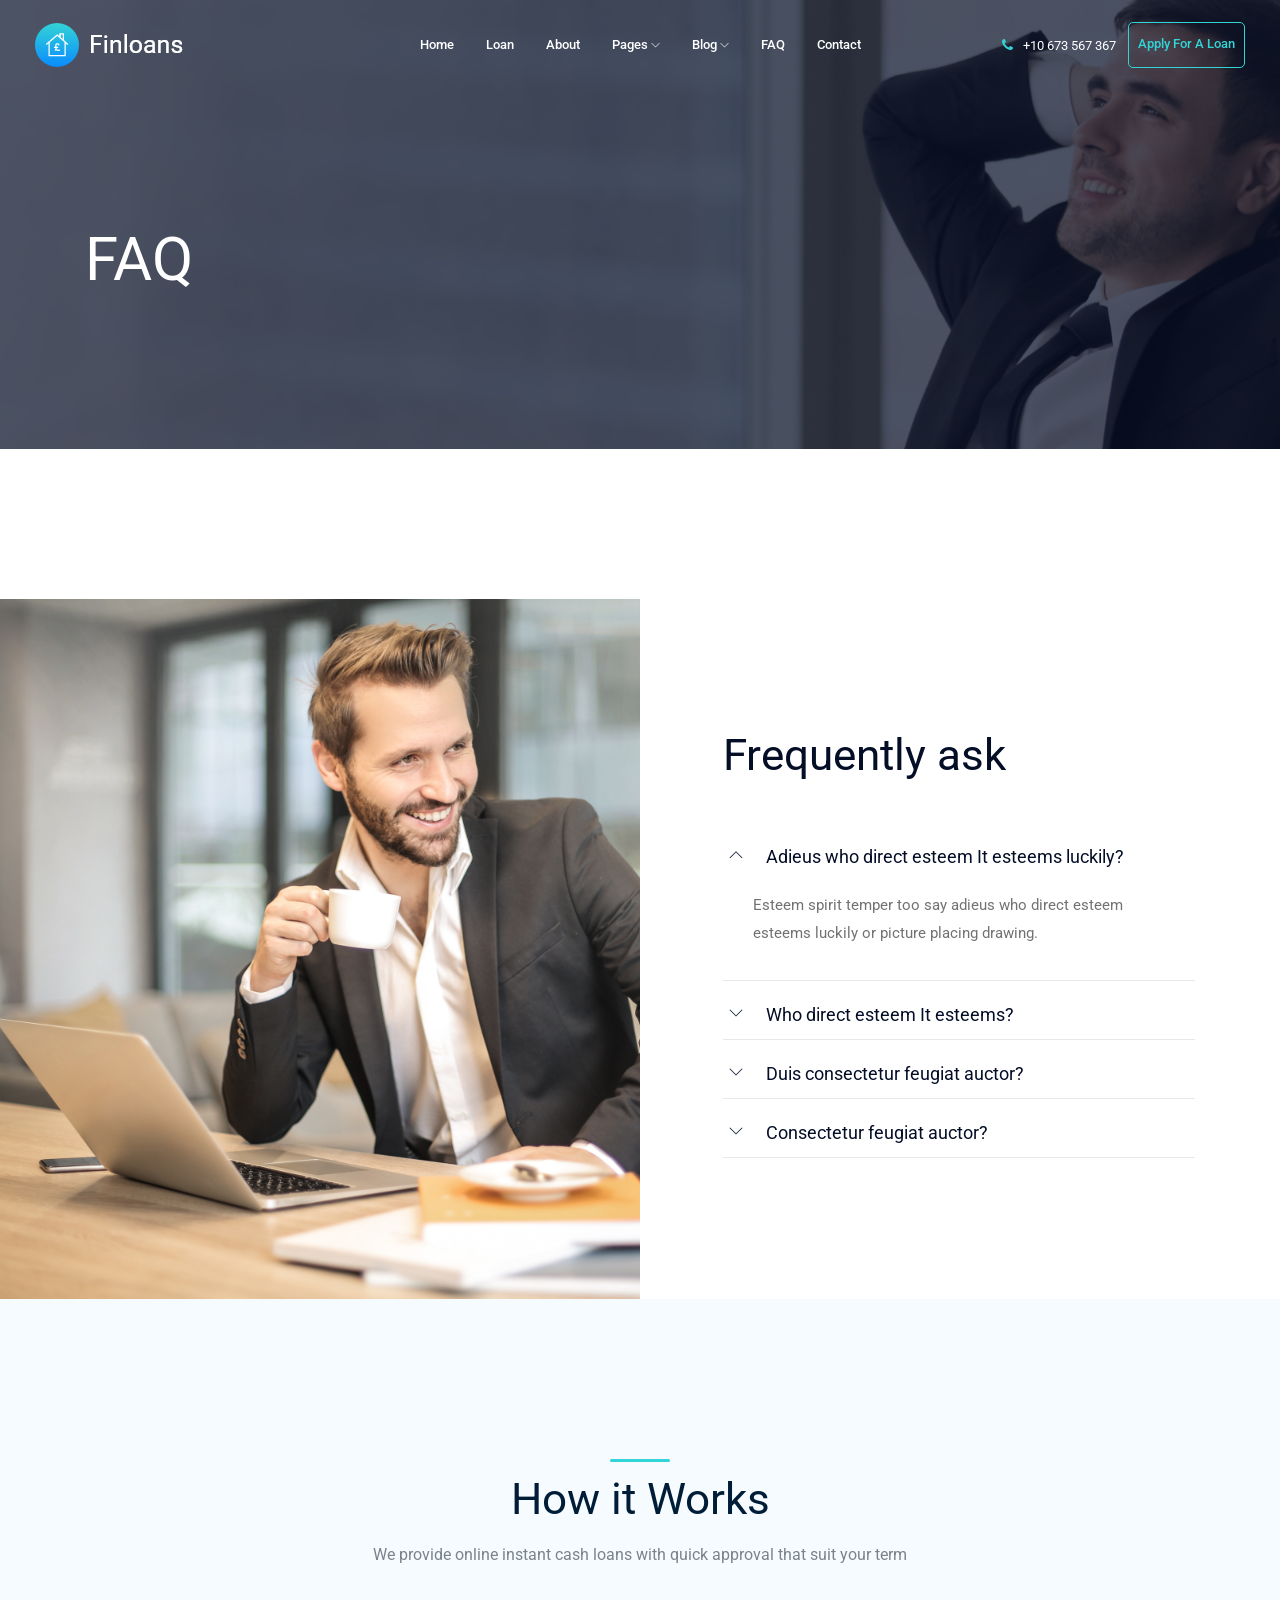
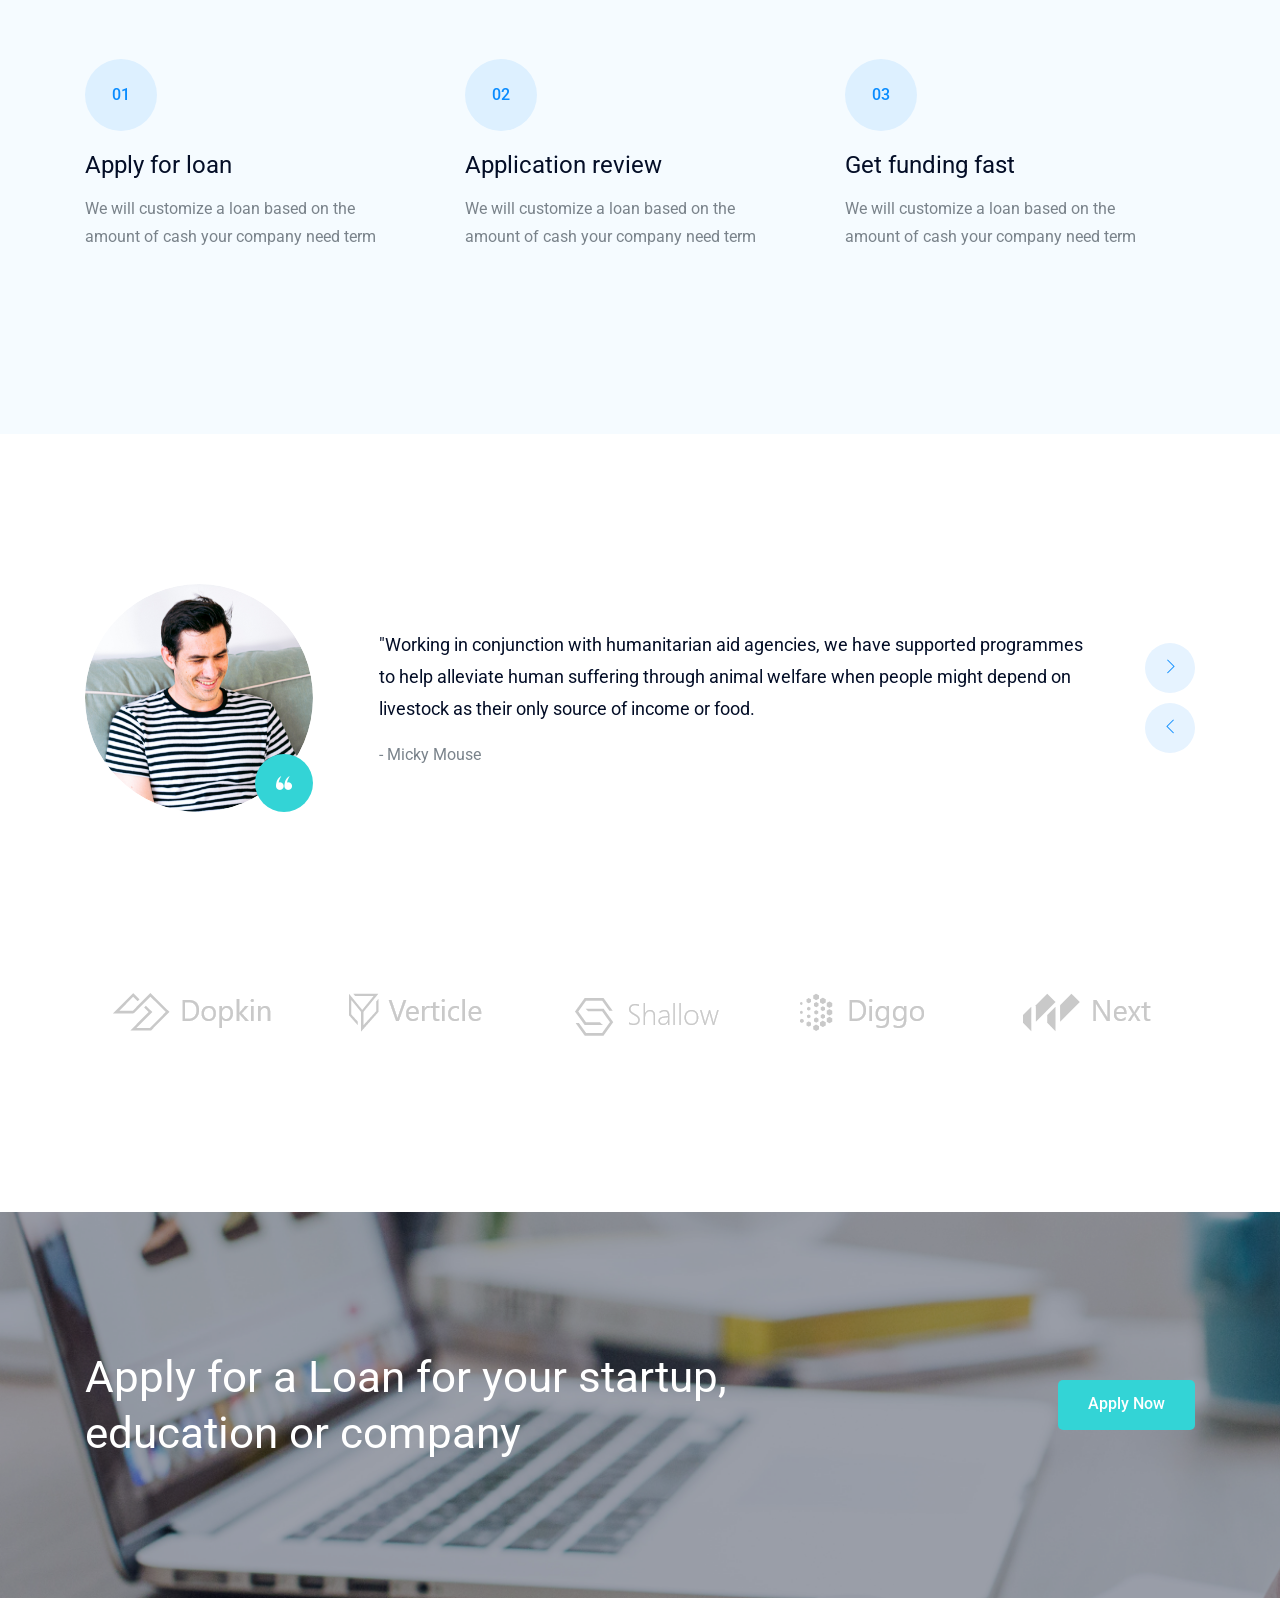
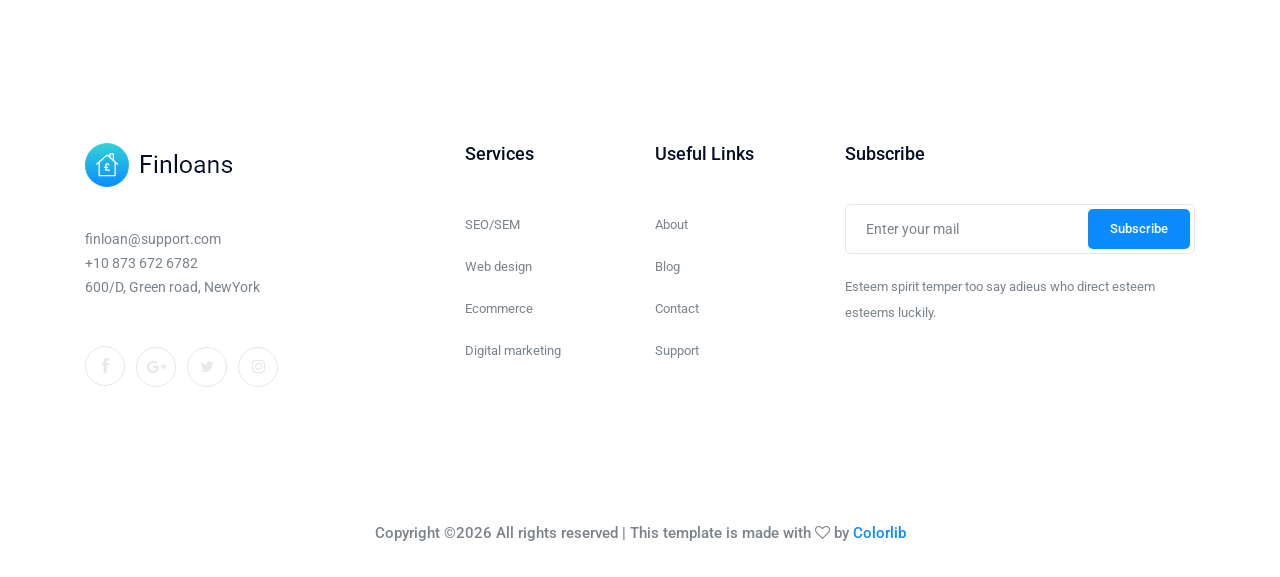
<file: public/finloans/faq.html>
<!doctype html>
<html class="no-js" lang="zxx">

<head>
    <meta charset="utf-8">
    <meta http-equiv="x-ua-compatible" content="ie=edge">
    <title>Finloans</title>
    <meta name="description" content="">
    <meta name="viewport" content="width=device-width, initial-scale=1">

    <!-- <link rel="manifest" href="site.webmanifest"> -->
    <link rel="shortcut icon" type="image/x-icon" href="img/favicon.png">
    <!-- Place favicon.ico in the root directory -->

    <!-- CSS here -->
    <link rel="stylesheet" href="css/bootstrap.min.css">
    <link rel="stylesheet" href="css/owl.carousel.min.css">
    <link rel="stylesheet" href="css/magnific-popup.css">
    <link rel="stylesheet" href="css/font-awesome.min.css">
    <link rel="stylesheet" href="css/themify-icons.css">
    <link rel="stylesheet" href="css/nice-select.css">
    <link rel="stylesheet" href="css/flaticon.css">
    <link rel="stylesheet" href="css/gijgo.css">
    <link rel="stylesheet" href="css/animate.min.css">
    <link rel="stylesheet" href="css/slick.css">
    <link rel="stylesheet" href="css/slicknav.css">

    <link rel="stylesheet" href="css/style.css">
    <!-- <link rel="stylesheet" href="css/responsive.css"> -->
</head>

<body>
    <!--[if lte IE 9]>
            <p class="browserupgrade">You are using an <strong>outdated</strong> browser. Please <a href="https://browsehappy.com/">upgrade your browser</a> to improve your experience and security.</p>
        <![endif]-->

    <!-- header-start -->
    <header>
        <div class="header-area ">
            <div id="sticky-header" class="main-header-area">
                <div class="container-fluid ">
                    <div class="header_bottom_border">
                        <div class="row align-items-center">
                            <div class="col-xl-3 col-lg-2">
                                <div class="logo">
                                    <a href="index.html">
                                        <img src="img/logo.png" alt="">
                                    </a>
                                </div>
                            </div>
                            <div class="col-xl-6 col-lg-7">
                                <div class="main-menu  d-none d-lg-block">
                                    <nav>
                                        <ul id="navigation">
                                            <li><a href="index.html">home</a></li>
                                            <li><a href="Loan.html">Loan</a></li>
                                            <li><a href="about.html">about</a></li>
                                            <li><a href="#">pages <i class="ti-angle-down"></i></a>
                                                <ul class="submenu">
                                                    <li><a href="apply.html">apply loan</a></li>
                                                    <li><a href="elements.html">elements</a></li>
                                                </ul>
                                            </li>
                                            <li><a href="#">blog <i class="ti-angle-down"></i></a>
                                                <ul class="submenu">
                                                    <li><a href="blog.html">blog</a></li>
                                                    <li><a href="single-blog.html">single-blog</a></li>
                                                </ul>
                                            </li>
                                            <li><a href="FAQ.html">FAQ</a></li>
                                            <li><a href="contact.html">Contact</a></li>
                                        </ul>
                                    </nav>
                                </div>
                            </div>
                            <div class="col-xl-3 col-lg-3 d-none d-lg-block">
                                <div class="Appointment">
                                    <div class="phone_num d-none d-xl-block">
                                        <a href="#"> <i class="fa fa-phone"></i> +10 673 567 367</a>
                                    </div>
                                    <div class="d-none d-lg-block">
                                        <a class="boxed-btn4" href="apply.html">Apply for a Loan</a>
                                    </div>
                                </div>
                            </div>
                            <div class="col-12">
                                <div class="mobile_menu d-block d-lg-none"></div>
                            </div>
                        </div>
                    </div>

                </div>
            </div>
        </div>
    </header>
    <!-- header-end -->

      <!-- bradcam_area  -->
      <div class="bradcam_area bradcam_bg_1">
        <div class="container">
            <div class="row">
                <div class="col-xl-12">
                    <div class="bradcam_text">
                        <h3>FAQ</h3>
                    </div>
                </div>
            </div>
        </div>
    </div>
    <!--/ bradcam_area  -->



    <!-- accordion_area_start  -->
    <div class="accordion_area extra_padding">
        <div class="container">
            <div class="row justify-content-end">
                <div class="col-lg-6">
                    <div class="faq_ask pl-68">
                        <h3 class="wow fadeInRight" data-wow-duration="1s" data-wow-delay=".3s">Frequently ask</h3>
                            <div id="accordion">
                                <div class="card wow fadeInUp" data-wow-duration="1.1s" data-wow-delay=".3s">
                                    <div class="card-header" id="headingOnee">
                                      <h5 class="mb-0">
                                        <button class="btn btn-link" data-toggle="collapse" data-target="#collapseOnee" aria-expanded="true" aria-controls="collapseOnee">
                                            Adieus who direct esteem It esteems luckily?
                                        </button>
                                      </h5>
                                    </div>
                                
                                    <div id="collapseOnee" class="collapse show" aria-labelledby="headingOnee" data-parent="#accordion">
                                      <div class="card-body">
                                        Esteem spirit temper too say adieus who direct esteem esteems luckily or picture placing drawing.
                                      </div>
                                    </div>
                                  </div>
                                    <div class="card wow fadeInUp" data-wow-duration="1.2s" data-wow-delay=".4s">
                                        <div class="card-header" id="headingOne">
                                            <h5 class="mb-0">
                                                <button class="btn btn-link collapsed" data-toggle="collapse" data-target="#collapseOne" aria-expanded="false" aria-controls="collapseOne">
                                                    Who direct esteem It esteems?
                                                </button>
                                            </h5>
                                        </div>
                                        <div id="collapseOne" class="collapse" aria-labelledby="headingOne" data-parent="#accordion" style="">
                                            <div class="card-body">Esteem spirit temper too say adieus who direct esteem esteems luckily or picture placing drawing.
                                            </div>
                                        </div>
                                    </div>
                                    <div class="card wow fadeInUp" data-wow-duration="1.3s" data-wow-delay=".5s">
                                        <div class="card-header" id="headingThree">
                                            <h5 class="mb-0">
                                                <button class="btn btn-link collapsed" data-toggle="collapse" data-target="#collapseThree" aria-expanded="false" aria-controls="collapseThree">
                                                    Duis consectetur feugiat auctor?
                                                </button>
                                            </h5>
                                        </div>
                                        <div id="collapseThree" class="collapse" aria-labelledby="headingThree" data-parent="#accordion" style="">
                                            <div class="card-body">Esteem spirit temper too say adieus who direct esteem esteems luckily or picture placing drawing.
                                            </div>
                                        </div>
                                    </div>
                                    <div class="card wow fadeInUp" data-wow-duration="1.4s" data-wow-delay=".6s">
                                        <div class="card-header" id="headingThree4">
                                            <h5 class="mb-0">
                                                <button class="btn btn-link collapsed" data-toggle="collapse" data-target="#collapseThree4" aria-expanded="false" aria-controls="collapseThree4">
                                                    Consectetur feugiat auctor?
                                                </button>
                                            </h5>
                                        </div>
                                        <div id="collapseThree4" class="collapse" aria-labelledby="headingThree4" data-parent="#accordion" style="">
                                            <div class="card-body">Esteem spirit temper too say adieus who direct esteem esteems luckily or picture placing drawing.
                                            </div>
                                        </div>
                                    </div>
                                </div>
                    </div>
                </div>
            </div>
        </div>
    </div>
    <!--/ accordion_area_end  -->

    <!-- works_area_start  -->
    <div class="works_area">
        <div class="container">
            <div class="row">
                <div class="col-lg-12">
                    <div class="section_title text-center mb-90">
                        <span class="wow lightSpeedIn" data-wow-duration="1s" data-wow-delay=".1s"></span>
                        <h3 class="wow fadeInUp" data-wow-duration="1s" data-wow-delay=".2s">How it Works</h3>
                        <p class="wow fadeInUp" data-wow-duration="1s" data-wow-delay=".3s">We provide online instant cash loans with quick approval that suit your term</p>
                    </div>
                </div>
            </div>
            <div class="row">
                <div class="col-md-6 col-lg-4">
                    <div class="single_works wow fadeInUp" data-wow-duration="1s" data-wow-delay=".4s">
                        <span>
                            01
                        </span>
                        <h3>Apply for loan</h3>
                        <p>We will customize a loan based on the 
                            amount of cash your company need term</p>
                    </div>
                </div>
                <div class="col-md-6 col-lg-4">
                    <div class="single_works wow fadeInUp" data-wow-duration="1s" data-wow-delay=".5s">
                        <span>
                            02
                        </span>
                        <h3>Application review</h3>
                        <p>We will customize a loan based on the 
                            amount of cash your company need term</p>
                    </div>
                </div>
                <div class="col-md-6 col-lg-4">
                    <div class="single_works wow fadeInUp" data-wow-duration="1s" data-wow-delay=".6s">
                        <span>
                            03
                        </span>
                        <h3>Get funding fast</h3>
                        <p>We will customize a loan based on the 
                            amount of cash your company need term</p>
                    </div>
                </div>
            </div>
        </div>
    </div>
    <!--/ works_area_end  -->

    <!-- testimonial_area  -->
    <div class="testimonial_area  ">
        <div class="container">
            <div class="row">
                <div class="col-xl-12">
                    <div class="testmonial_active owl-carousel">
                        <div class="single_carousel">
                            <div class="row">
                                <div class="col-lg-11">
                                    <div class="single_testmonial d-flex align-items-center">
                                        <div class="thumb">
                                            <img src="img/testmonial/author.png" alt="">
                                            <div class="quote_icon">
                                                <i class="Flaticon flaticon-quote"></i>
                                            </div>
                                        </div>
                                        <div class="info">
                                            <p>"Working in conjunction with humanitarian aid agencies, we have supported programmes to help alleviate human suffering through animal welfare when people might depend on livestock as their only source of income or food.</p>
                                            <span>- Micky Mouse</span>
                                        </div>
                                    </div>
                                </div>
                            </div>
                        </div>
                        <div class="single_carousel">
                            <div class="row">
                                <div class="col-lg-11">
                                    <div class="single_testmonial d-flex align-items-center">
                                        <div class="thumb">
                                            <img src="img/testmonial/author.png" alt="">
                                            <div class="quote_icon">
                                                <i class=" Flaticon flaticon-quote"></i>
                                            </div>
                                        </div>
                                        <div class="info">
                                            <p>"Working in conjunction with humanitarian aid agencies, we have supported programmes to help alleviate human suffering through animal welfare when people might depend on livestock as their only source of income or food.</p>
                                            <span>- Micky Mouse</span>
                                        </div>
                                    </div>
                                </div>
                            </div>
                        </div>
                        <div class="single_carousel">
                            <div class="row">
                                <div class="col-lg-11">
                                    <div class="single_testmonial d-flex align-items-center">
                                        <div class="thumb">
                                            <img src="img/testmonial/author.png" alt="">
                                            <div class="quote_icon">
                                                <i class="Flaticon flaticon-quote"></i>
                                            </div>
                                        </div>
                                        <div class="info">
                                            <p>"Working in conjunction with humanitarian aid agencies, we have supported programmes to help alleviate human suffering through animal welfare when people might depend on livestock as their only source of income or food.</p>
                                            <span>- Micky Mouse</span>
                                        </div>
                                    </div>
                                </div>
                            </div>
                        </div>
                    </div>
                </div>
            </div>
        </div>
    </div>
    <!-- /testimonial_area  -->

    <div class="brad_area">
        <div class="container">
            <div class="row">
                <div class="col-lg-12">
                    <div class="brad_active owl-carousel">
                        <div class="single_brand wow fadeInUp" data-wow-duration="1s" data-wow-delay=".2s">
                            <img src="img/brand/1.png" alt="">
                        </div>
                        <div class="single_brand wow fadeInUp" data-wow-duration="1s" data-wow-delay=".3s">
                            <img src="img/brand/2.png" alt="">
                        </div>
                        <div class="single_brand wow fadeInUp" data-wow-duration="1s" data-wow-delay=".4s">
                            <img src="img/brand/3.png" alt="">
                        </div>
                        <div class="single_brand wow fadeInUp" data-wow-duration="1s" data-wow-delay=".5s">
                            <img src="img/brand/4.png" alt="">
                        </div>
                        <div class="single_brand wow fadeInUp" data-wow-duration="1s" data-wow-delay=".6s">
                            <img src="img/brand/5.png" alt="">
                        </div>
                    </div>
                </div>
            </div>
        </div>
    </div>

    <div class="apply_loan overlay">
        <div class="container">
            <div class="row align-items-center">
                <div class="col-lg-8 col-md-7">
                    <div class="loan_text wow fadeInLeft" data-wow-duration="1s" data-wow-delay=".3s">
                        <h3>Apply for a Loan for your startup, 
                            education or company</h3>
                    </div>
                </div>
                <div class="col-lg-4 col-md-5">
                    <div class="loan_btn wow fadeInUp" data-wow-duration="1.2s" data-wow-delay=".4s">
                        <a class="boxed-btn3" href="contact.html">Apply Now</a>
                    </div>
                </div>
            </div>
        </div>
    </div>

    <!-- footer start -->
    <footer class="footer">
        <div class="footer_top">
            <div class="container">
                <div class="row">
                    <div class="col-xl-4 col-md-6 col-lg-3">
                        <div class="footer_widget wow fadeInUp" data-wow-duration="1s" data-wow-delay=".3s">
                            <div class="footer_logo">
                                <a href="#">
                                    <img src="img/footer_logo.png" alt="">
                                </a>
                            </div>
                            <p>
                                finloan@support.com <br>
                                +10 873 672 6782 <br>
                                600/D, Green road, NewYork
                            </p>
                            <div class="socail_links">
                                <ul>
                                    <li>
                                        <a href="#">
                                            <i class="ti-facebook"></i>
                                        </a>
                                    </li>
                                    <li>
                                        <a href="#">
                                            <i class="fa fa-google-plus"></i>
                                        </a>
                                    </li>
                                    <li>
                                        <a href="#">
                                            <i class="fa fa-twitter"></i>
                                        </a>
                                    </li>
                                    <li>
                                        <a href="#">
                                            <i class="fa fa-instagram"></i>
                                        </a>
                                    </li>
                                </ul>
                            </div>

                        </div>
                    </div>
                    <div class="col-xl-2 col-md-6 col-lg-3">
                        <div class="footer_widget wow fadeInUp" data-wow-duration="1.1s" data-wow-delay=".4s">
                            <h3 class="footer_title">
                                Services
                            </h3>
                            <ul>
                                <li><a href="#">SEO/SEM </a></li>
                                <li><a href="#">Web design </a></li>
                                <li><a href="#">Ecommerce</a></li>
                                <li><a href="#">Digital marketing</a></li>
                            </ul>

                        </div>
                    </div>
                    <div class="col-xl-2 col-md-6 col-lg-2">
                        <div class="footer_widget wow fadeInUp" data-wow-duration="1.2s" data-wow-delay=".5s">
                            <h3 class="footer_title">
                                Useful Links
                            </h3>
                            <ul>
                                <li><a href="#">About</a></li>
                                <li><a href="#">Blog</a></li>
                                <li><a href="#"> Contact</a></li>
                                <li><a href="#">Support</a></li>
                            </ul>
                        </div>
                    </div>
                    <div class="col-xl-4 col-md-6 col-lg-4">
                        <div class="footer_widget wow fadeInUp" data-wow-duration="1.3s" data-wow-delay=".6s">
                            <h3 class="footer_title">
                                Subscribe
                            </h3>
                            <form action="#" class="newsletter_form">
                                <input type="text" placeholder="Enter your mail">
                                <button type="submit">Subscribe</button>
                            </form>
                            <p class="newsletter_text">Esteem spirit temper too say adieus who direct esteem esteems
                                luckily.</p>
                        </div>
                    </div>
                </div>
            </div>
        </div>
        <div class="copy-right_text wow fadeInUp" data-wow-duration="1.4s" data-wow-delay=".3s">
            <div class="container">
                <div class="footer_border"></div>
                <div class="row">
                    <div class="col-xl-12">
                        <p class="copy_right text-center">
                            <!-- Link back to Colorlib can't be removed. Template is licensed under CC BY 3.0. -->
Copyright &copy;<script>document.write(new Date().getFullYear());</script> All rights reserved | This template is made with <i class="fa fa-heart-o" aria-hidden="true"></i> by <a href="https://colorlib.com" target="_blank">Colorlib</a>
<!-- Link back to Colorlib can't be removed. Template is licensed under CC BY 3.0. -->
                        </p>
                    </div>
                </div>
            </div>
        </div>
    </footer>
    <!--/ footer end  -->

    <!-- link that opens popup -->
    <!-- JS here -->
    <script src="js/vendor/modernizr-3.5.0.min.js"></script>
    <script src="js/vendor/jquery-1.12.4.min.js"></script>
    <script src="js/popper.min.js"></script>
    <script src="js/bootstrap.min.js"></script>
    <script src="js/owl.carousel.min.js"></script>
    <script src="js/isotope.pkgd.min.js"></script>
    <script src="js/ajax-form.js"></script>
    <script src="js/waypoints.min.js"></script>
    <script src="js/jquery.counterup.min.js"></script>
    <script src="js/imagesloaded.pkgd.min.js"></script>
    <script src="js/scrollIt.js"></script>
    <script src="js/jquery.scrollUp.min.js"></script>
    <script src="js/wow.min.js"></script>
    <script src="js/nice-select.min.js"></script>
    <script src="js/jquery.slicknav.min.js"></script>
    <script src="js/jquery.magnific-popup.min.js"></script>
    <script src="js/plugins.js"></script>
    <script src="js/gijgo.min.js"></script>
    <script src="js/slick.min.js"></script>



    <!--contact js-->
    <script src="js/contact.js"></script>
    <script src="js/jquery.ajaxchimp.min.js"></script>
    <script src="js/jquery.form.js"></script>
    <script src="js/jquery.validate.min.js"></script>
    <script src="js/mail-script.js"></script>


    <script src="js/main.js"></script>
</body>

</html>
</file>
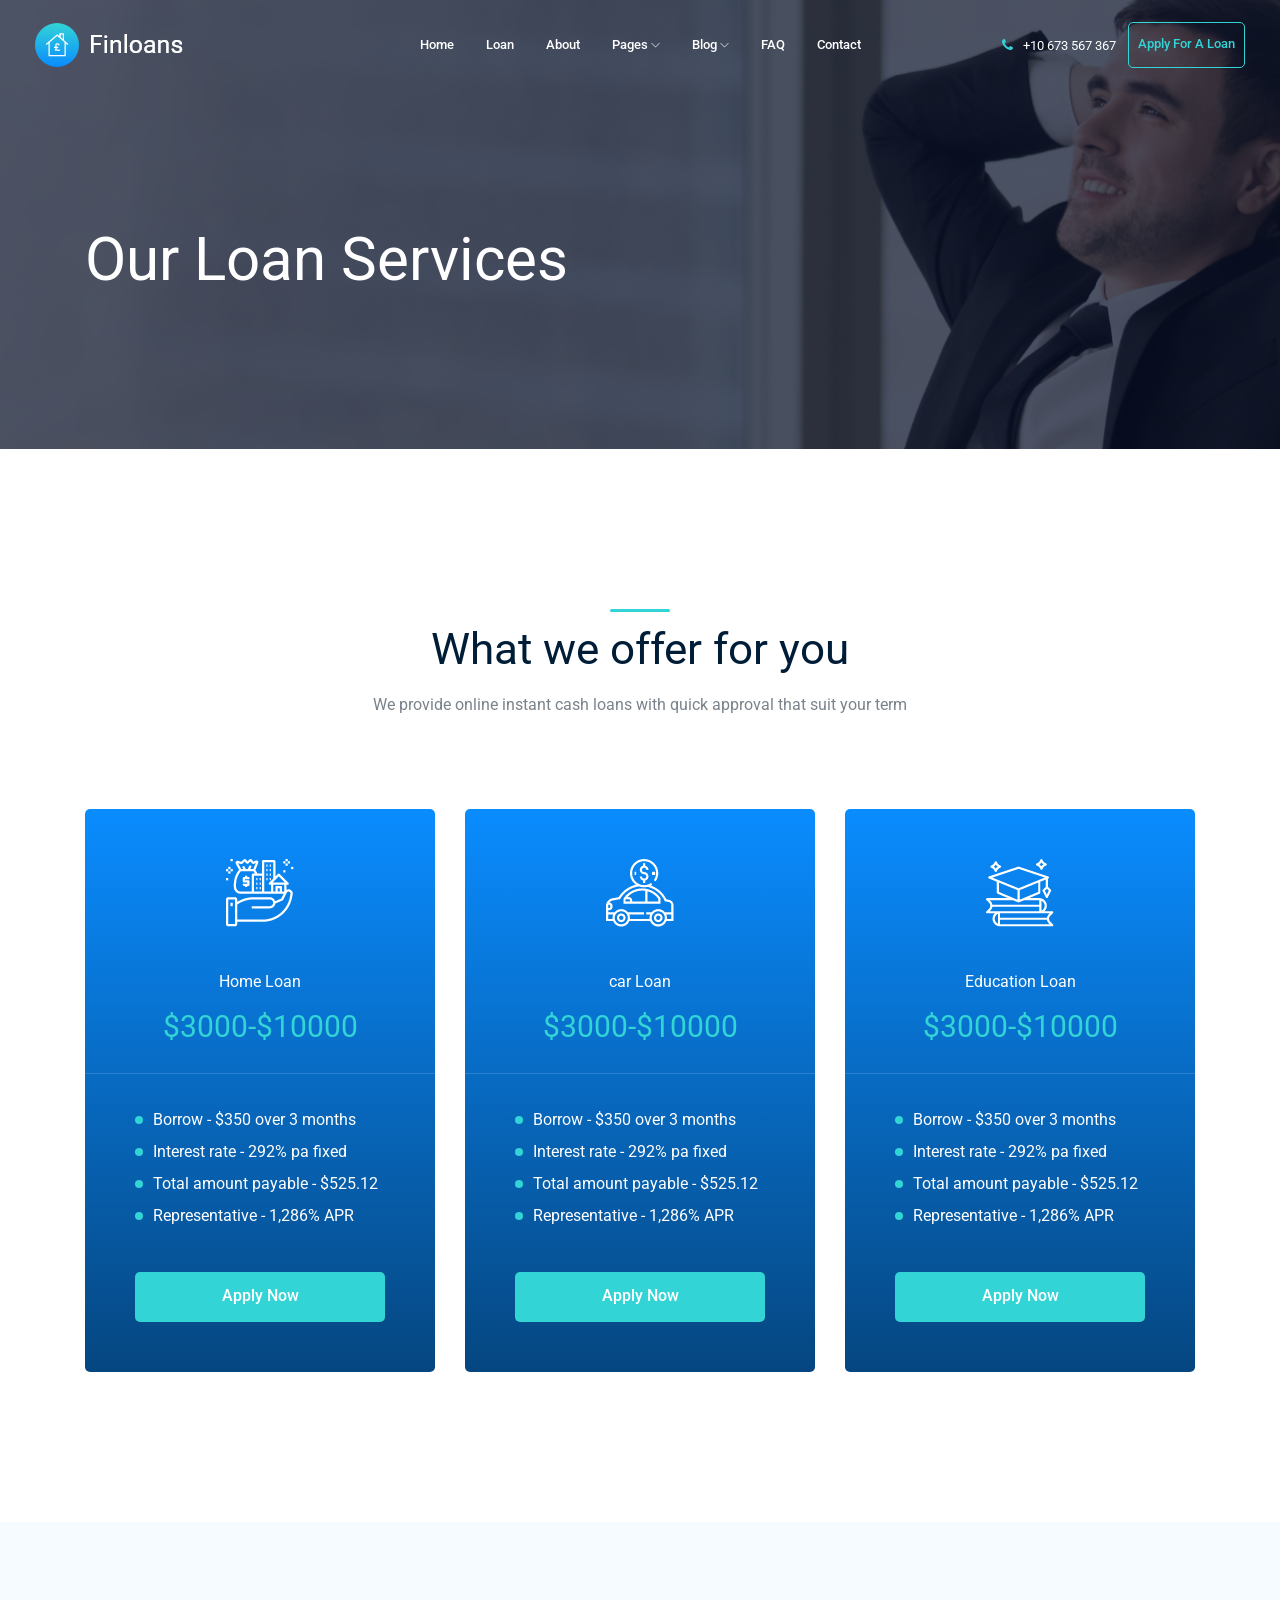
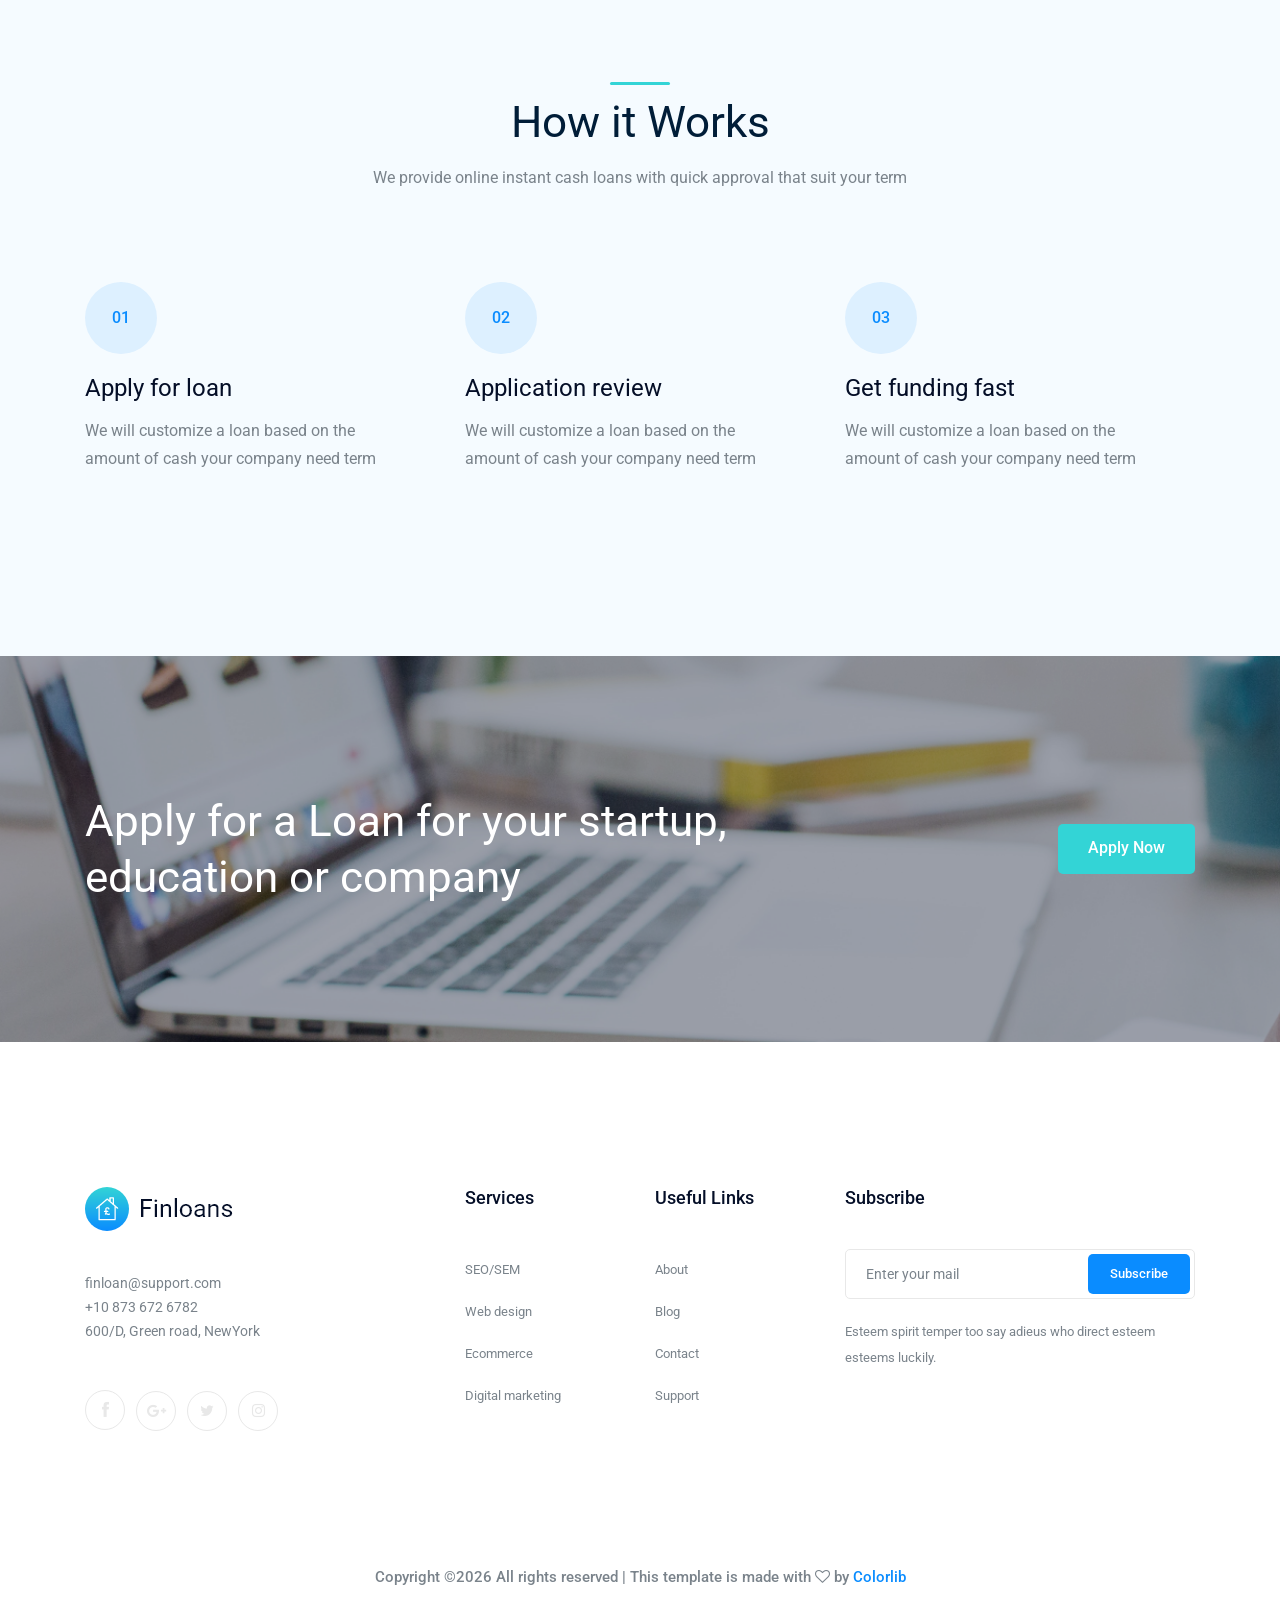
<file: public/finloans/loan.html>
<!doctype html>
<html class="no-js" lang="zxx">

<head>
    <meta charset="utf-8">
    <meta http-equiv="x-ua-compatible" content="ie=edge">
    <title>Finloans</title>
    <meta name="description" content="">
    <meta name="viewport" content="width=device-width, initial-scale=1">

    <!-- <link rel="manifest" href="site.webmanifest"> -->
    <link rel="shortcut icon" type="image/x-icon" href="img/favicon.png">
    <!-- Place favicon.ico in the root directory -->

    <!-- CSS here -->
    <link rel="stylesheet" href="css/bootstrap.min.css">
    <link rel="stylesheet" href="css/owl.carousel.min.css">
    <link rel="stylesheet" href="css/magnific-popup.css">
    <link rel="stylesheet" href="css/font-awesome.min.css">
    <link rel="stylesheet" href="css/themify-icons.css">
    <link rel="stylesheet" href="css/nice-select.css">
    <link rel="stylesheet" href="css/flaticon.css">
    <link rel="stylesheet" href="css/gijgo.css">
    <link rel="stylesheet" href="css/animate.min.css">
    <link rel="stylesheet" href="css/slick.css">
    <link rel="stylesheet" href="css/slicknav.css">

    <link rel="stylesheet" href="css/style.css">
    <!-- <link rel="stylesheet" href="css/responsive.css"> -->
</head>

<body>
    <!--[if lte IE 9]>
            <p class="browserupgrade">You are using an <strong>outdated</strong> browser. Please <a href="https://browsehappy.com/">upgrade your browser</a> to improve your experience and security.</p>
        <![endif]-->
    <!-- header-start -->
    <header>
        <div class="header-area ">
            <div id="sticky-header" class="main-header-area">
                <div class="container-fluid ">
                    <div class="header_bottom_border">
                        <div class="row align-items-center">
                            <div class="col-xl-3 col-lg-2">
                                <div class="logo">
                                    <a href="index.html">
                                        <img src="img/logo.png" alt="">
                                    </a>
                                </div>
                            </div>
                            <div class="col-xl-6 col-lg-7">
                                <div class="main-menu  d-none d-lg-block">
                                    <nav>
                                        <ul id="navigation">
                                            <li><a href="index.html">home</a></li>
                                            <li><a href="Loan.html">Loan</a></li>
                                            <li><a href="about.html">about</a></li>
                                            <li><a href="#">pages <i class="ti-angle-down"></i></a>
                                                <ul class="submenu">
                                                    <li><a href="apply.html">apply loan</a></li>
                                                    <li><a href="elements.html">elements</a></li>
                                                </ul>
                                            </li>
                                            <li><a href="#">blog <i class="ti-angle-down"></i></a>
                                                <ul class="submenu">
                                                    <li><a href="blog.html">blog</a></li>
                                                    <li><a href="single-blog.html">single-blog</a></li>
                                                </ul>
                                            </li>
                                            <li><a href="FAQ.html">FAQ</a></li>
                                            <li><a href="contact.html">Contact</a></li>
                                        </ul>
                                    </nav>
                                </div>
                            </div>
                            <div class="col-xl-3 col-lg-3 d-none d-lg-block">
                                <div class="Appointment">
                                    <div class="phone_num d-none d-xl-block">
                                        <a href="#"> <i class="fa fa-phone"></i> +10 673 567 367</a>
                                    </div>
                                    <div class="d-none d-lg-block">
                                        <a class="boxed-btn4" href="apply.html">Apply for a Loan</a>
                                    </div>
                                </div>
                            </div>
                            <div class="col-12">
                                <div class="mobile_menu d-block d-lg-none"></div>
                            </div>
                        </div>
                    </div>

                </div>
            </div>
        </div>
    </header>
    <!-- header-end -->

      <!-- bradcam_area  -->
      <div class="bradcam_area bradcam_bg_1">
        <div class="container">
            <div class="row">
                <div class="col-xl-12">
                    <div class="bradcam_text">
                        <h3>Our Loan Services</h3>
                    </div>
                </div>
            </div>
        </div>
    </div>
    <!--/ bradcam_area  -->

    <!-- service_area_start  -->
    <div class="service_area">
        <div class="container">
            <div class="row">
                <div class="col-lg-12">
                    <div class="section_title text-center mb-90">
                        <span class="wow fadeInUp" data-wow-duration="1s" data-wow-delay=".1s"></span>
                        <h3 class="wow fadeInUp" data-wow-duration="1s" data-wow-delay=".2s">What we offer for you</h3>
                        <p class="wow fadeInUp" data-wow-duration="1s" data-wow-delay=".3s">We provide online instant cash loans with quick approval that suit your term</p>
                    </div>
                </div>
            </div>
            <div class="row">
                <div class="col-lg-4 col-md-6">
                    <div class="single_service wow fadeInLeft" data-wow-duration="1.2s" data-wow-delay=".5s">
                        <div class="service_icon_wrap text-center">
                            <div class="service_icon ">
                                <img src="img/svg_icon/service_1.png" alt="">
                            </div>
                        </div>
                        <div class="info text-center">
                            <span>Home Loan</span>
                            <h3>$3000-$10000</h3>
                        </div>
                        <div class="service_content">
                            <ul>
                                <li> Borrow - $350 over 3 months </li>
                                <li> Interest rate - 292% pa fixed</li>
                                <li>Total amount payable - $525.12</li>
                                <li>Representative - 1,286% APR</li>
                            </ul>
                            <div class="apply_btn">
                                <button class="boxed-btn3" type="submit">Apply Now</button>
                            </div>
                        </div>
                    </div>
                </div>
                <div class="col-lg-4 col-md-6">
                    <div class="single_service wow fadeInUp" data-wow-duration="1s" data-wow-delay=".3s">
                        <div class="service_icon_wrap text-center">
                            <div class="service_icon ">
                                <img src="img/svg_icon/service_2.png" alt="">
                            </div>
                        </div>
                        <div class="info text-center">
                            <span>car Loan</span>
                            <h3>$3000-$10000</h3>
                        </div>
                        <div class="service_content">
                            <ul>
                                <li> Borrow - $350 over 3 months </li>
                                <li> Interest rate - 292% pa fixed</li>
                                <li>Total amount payable - $525.12</li>
                                <li>Representative - 1,286% APR</li>
                            </ul>
                            <div class="apply_btn">
                                <button class="boxed-btn3" type="submit">Apply Now</button>
                            </div>
                        </div>
                    </div>
                </div>
                <div class="col-lg-4 col-md-6">
                    <div class="single_service wow fadeInRight" data-wow-duration="1.2s" data-wow-delay=".5s">
                        <div class="service_icon_wrap text-center">
                            <div class="service_icon ">
                                <img src="img/svg_icon/service_3.png" alt="">
                            </div>
                        </div>
                        <div class="info text-center">
                            <span>Education Loan</span>
                            <h3>$3000-$10000</h3>
                        </div>
                        <div class="service_content">
                            <ul>
                                <li> Borrow - $350 over 3 months </li>
                                <li> Interest rate - 292% pa fixed</li>
                                <li>Total amount payable - $525.12</li>
                                <li>Representative - 1,286% APR</li>
                            </ul>
                            <div class="apply_btn">
                                <button class="boxed-btn3" type="submit">Apply Now</button>
                            </div>
                        </div>
                    </div>
                </div>
            </div>
        </div>
    </div>
    <!-- service_area_end  -->
    

    <!-- works_area_start  -->
    <div class="works_area">
        <div class="container">
            <div class="row">
                <div class="col-lg-12">
                    <div class="section_title text-center mb-90">
                        <span class="wow lightSpeedIn" data-wow-duration="1s" data-wow-delay=".1s"></span>
                        <h3 class="wow fadeInUp" data-wow-duration="1s" data-wow-delay=".2s">How it Works</h3>
                        <p class="wow fadeInUp" data-wow-duration="1s" data-wow-delay=".3s">We provide online instant cash loans with quick approval that suit your term</p>
                    </div>
                </div>
            </div>
            <div class="row">
                <div class="col-md-6 col-lg-4">
                    <div class="single_works wow fadeInUp" data-wow-duration="1s" data-wow-delay=".4s">
                        <span>
                            01
                        </span>
                        <h3>Apply for loan</h3>
                        <p>We will customize a loan based on the 
                            amount of cash your company need term</p>
                    </div>
                </div>
                <div class="col-md-6 col-lg-4">
                    <div class="single_works wow fadeInUp" data-wow-duration="1s" data-wow-delay=".5s">
                        <span>
                            02
                        </span>
                        <h3>Application review</h3>
                        <p>We will customize a loan based on the 
                            amount of cash your company need term</p>
                    </div>
                </div>
                <div class="col-md-6 col-lg-4">
                    <div class="single_works wow fadeInUp" data-wow-duration="1s" data-wow-delay=".6s">
                        <span>
                            03
                        </span>
                        <h3>Get funding fast</h3>
                        <p>We will customize a loan based on the 
                            amount of cash your company need term</p>
                    </div>
                </div>
            </div>
        </div>
    </div>
    <!-- works_area_end  -->

    <!-- apply_loan_start  -->
    <div class="apply_loan overlay">
        <div class="container">
            <div class="row align-items-center">
                <div class="col-lg-8 col-md-7">
                    <div class="loan_text wow fadeInLeft" data-wow-duration="1s" data-wow-delay=".3s">
                        <h3>Apply for a Loan for your startup, 
                            education or company</h3>
                    </div>
                </div>
                <div class="col-lg-4 col-md-5">
                    <div class="loan_btn wow fadeInUp" data-wow-duration="1.2s" data-wow-delay=".4s">
                        <a class="boxed-btn3" href="apply.html">Apply Now</a>
                    </div>
                </div>
            </div>
        </div>
    </div>
    <!-- apply_loan_end  -->

    <!-- footer start -->
    <footer class="footer">
        <div class="footer_top">
            <div class="container">
                <div class="row">
                    <div class="col-xl-4 col-md-6 col-lg-3">
                        <div class="footer_widget wow fadeInUp" data-wow-duration="1s" data-wow-delay=".3s">
                            <div class="footer_logo">
                                <a href="#">
                                    <img src="img/footer_logo.png" alt="">
                                </a>
                            </div>
                            <p>
                                finloan@support.com <br>
                                +10 873 672 6782 <br>
                                600/D, Green road, NewYork
                            </p>
                            <div class="socail_links">
                                <ul>
                                    <li>
                                        <a href="#">
                                            <i class="ti-facebook"></i>
                                        </a>
                                    </li>
                                    <li>
                                        <a href="#">
                                            <i class="fa fa-google-plus"></i>
                                        </a>
                                    </li>
                                    <li>
                                        <a href="#">
                                            <i class="fa fa-twitter"></i>
                                        </a>
                                    </li>
                                    <li>
                                        <a href="#">
                                            <i class="fa fa-instagram"></i>
                                        </a>
                                    </li>
                                </ul>
                            </div>

                        </div>
                    </div>
                    <div class="col-xl-2 col-md-6 col-lg-3">
                        <div class="footer_widget wow fadeInUp" data-wow-duration="1.1s" data-wow-delay=".4s">
                            <h3 class="footer_title">
                                Services
                            </h3>
                            <ul>
                                <li><a href="#">SEO/SEM </a></li>
                                <li><a href="#">Web design </a></li>
                                <li><a href="#">Ecommerce</a></li>
                                <li><a href="#">Digital marketing</a></li>
                            </ul>

                        </div>
                    </div>
                    <div class="col-xl-2 col-md-6 col-lg-2">
                        <div class="footer_widget wow fadeInUp" data-wow-duration="1.2s" data-wow-delay=".5s">
                            <h3 class="footer_title">
                                Useful Links
                            </h3>
                            <ul>
                                <li><a href="#">About</a></li>
                                <li><a href="#">Blog</a></li>
                                <li><a href="#"> Contact</a></li>
                                <li><a href="#">Support</a></li>
                            </ul>
                        </div>
                    </div>
                    <div class="col-xl-4 col-md-6 col-lg-4">
                        <div class="footer_widget wow fadeInUp" data-wow-duration="1.3s" data-wow-delay=".6s">
                            <h3 class="footer_title">
                                Subscribe
                            </h3>
                            <form action="#" class="newsletter_form">
                                <input type="text" placeholder="Enter your mail">
                                <button type="submit">Subscribe</button>
                            </form>
                            <p class="newsletter_text">Esteem spirit temper too say adieus who direct esteem esteems
                                luckily.</p>
                        </div>
                    </div>
                </div>
            </div>
        </div>
        <div class="copy-right_text wow fadeInUp" data-wow-duration="1.4s" data-wow-delay=".3s">
            <div class="container">
                <div class="footer_border"></div>
                <div class="row">
                    <div class="col-xl-12">
                        <p class="copy_right text-center">
                            <!-- Link back to Colorlib can't be removed. Template is licensed under CC BY 3.0. -->
Copyright &copy;<script>document.write(new Date().getFullYear());</script> All rights reserved | This template is made with <i class="fa fa-heart-o" aria-hidden="true"></i> by <a href="https://colorlib.com" target="_blank">Colorlib</a>
<!-- Link back to Colorlib can't be removed. Template is licensed under CC BY 3.0. -->
                        </p>
                    </div>
                </div>
            </div>
        </div>
    </footer>
    <!--/ footer end  -->

    <!-- link that opens popup -->
    <!-- JS here -->
    <script src="js/vendor/modernizr-3.5.0.min.js"></script>
    <script src="js/vendor/jquery-1.12.4.min.js"></script>
    <script src="js/popper.min.js"></script>
    <script src="js/bootstrap.min.js"></script>
    <script src="js/owl.carousel.min.js"></script>
    <script src="js/isotope.pkgd.min.js"></script>
    <script src="js/ajax-form.js"></script>
    <script src="js/waypoints.min.js"></script>
    <script src="js/jquery.counterup.min.js"></script>
    <script src="js/imagesloaded.pkgd.min.js"></script>
    <script src="js/scrollIt.js"></script>
    <script src="js/jquery.scrollUp.min.js"></script>
    <script src="js/wow.min.js"></script>
    <script src="js/nice-select.min.js"></script>
    <script src="js/jquery.slicknav.min.js"></script>
    <script src="js/jquery.magnific-popup.min.js"></script>
    <script src="js/plugins.js"></script>
    <script src="js/gijgo.min.js"></script>
    <script src="js/slick.min.js"></script>



    <!--contact js-->
    <script src="js/contact.js"></script>
    <script src="js/jquery.ajaxchimp.min.js"></script>
    <script src="js/jquery.form.js"></script>
    <script src="js/jquery.validate.min.js"></script>
    <script src="js/mail-script.js"></script>


    <script src="js/main.js"></script>
</body>

</html>
</file>
<file: public/css/style.css>
/*
	App by FreeHTML5.co
	Twitter: http://twitter.com/fh5co
	URL: http://freehtml5.co
*/
@import url("https://fonts.googleapis.com/css?family=Montserrat:200,300,400,500,600,700,800");
* {
  margin: 0px;
  padding: 0px;
  font-family: "Montserrat", "sans-serif";
}

html {
  overflow-x: hidden;
}

.download-btn-first {
  background: #f7f7f7;
}

.download-btn-first:hover {
  background: #234197;
  color: #fff !important;
}

.features-btn-first {
  font-weight: 700;
}

.features-btn-first:hover {
  background: #f7f7f7 !important;
  color: #234197 !important;
}

#fh5co-hero-wrapper {
  height: 800px;
  width: 100%;
  background: url("../img/banner-bg.jpg") no-repeat center;
  border-radius: 0 0 50% 50% / 4%;
}

.main-navbar-nav .navbar-brand {
  font-size: 38px;
  letter-spacing: 4px;
  position: relative;
  top: -5px;
  font-weight: 500;
}

.main-navbar-nav {
  color: #fff !important;
}
.main-navbar-nav li {
  color: #fff;
  opacity: .7;
}
.main-navbar-nav .navbar-nav .nav-item a:hover {
  color: #234197 !important;
  -webkit-transition: all .33s ease;
  -moz-transition: all .33s ease;
  -o-transition: all .33s ease;
  -ms-transition: all .33s ease;
  transition: all .33s ease;
}
.main-navbar-nav .active {
  color: #fff !important;
  opacity: 1 !important;
}
.main-navbar-nav a {
  color: #fff !important;
}
.main-navbar-nav .nav-link {
  opacity: 1 !important;
  margin: 0 35px;
  font-size: 14.5px;
  font-weight: 500;
}

.social-icons-header i {
  margin: 15px;
  font-size: 20px;
}

.social-icons-header a:hover i {
  opacity: .6;
  -webkit-transition: all .2s ease;
  -moz-transition: all .2s ease;
  -o-transition: all .2s ease;
  -ms-transition: all .2s ease;
  transition: all .2s ease;
}

.fh5co-hero-inner {
  margin-top: 110px;
  position: relative;
}
.fh5co-hero-inner > h1 {
  color: #fff;
  font-weight: 300;
  font-size: 55px;
  letter-spacing: 2px;
}
.fh5co-hero-inner > p {
  width: 400px;
  font-size: 14px;
  color: #fff;
  margin-top: 30px;
  margin-bottom: 30px;
  line-height: 2em;
}
.fh5co-hero-inner .download-btn-first {
  font-size: 15px;
  padding: 10px 15px;
  font-weight: 700;
  color: #234197;
}
.fh5co-hero-inner .features-btn-first {
  font-size: 15px;
  padding: 8px 13px;
  font-weight: 400;
  background: #234197;
  color: #fff;
  margin-left: 10px;
}
.fh5co-hero-inner .fh5co-hero-smartphone {
  position: absolute;
  right: 0px;
  top: 120px;
  height: 650px;
}

/* ==========================================================================================================
										ADVANTAGES
   ========================================================================================================== */
.fh5co-advantages-outer {
  padding: 70px;
  height: auto;
  width: 100%;
  overflow: hidden;
}
.fh5co-advantages-outer .span-perfect {
  color: #648cff;
  text-transform: uppercase;
  font-size: 27px;
  letter-spacing: 1px;
}
.fh5co-advantages-outer .span-features {
  text-transform: uppercase;
  font-size: 42px;
}
.fh5co-advantages-outer .second-title {
  text-align: center;
  display: block;
}
.fh5co-advantages-outer small {
  display: block;
  text-align: center;
}
.fh5co-advantages-outer .fh5co-advantages-grid-columns {
  margin-top: 120px;
}
.fh5co-advantages-outer .fh5co-advantages-grid-columns .col-sm-4 .grid-image {
  width: 30%;
  float: left;
  padding-right: 30px;
  position: relative;
  top: 1px;
  color: #648cff;
}
.fh5co-advantages-outer .fh5co-advantages-grid-columns .col-sm-4 .grid-title {
  float: left;
  font-size: 20px;
  font-weight: 600;
}
.fh5co-advantages-outer .fh5co-advantages-grid-columns .col-sm-4 .grid-desc {
  float: right;
  font-size: 13px;
  padding-right: 7%;
  width: 70%;
  color: #c7c7c7;
  margin-top: 10px;
  line-height: 1.87em;
}

.fh5co-slider-inner {
  margin-top: 50px;
  margin-bottom: 30px;
}

/* ==========================================================================================================
										SLIDER
   ========================================================================================================== */
.fh5co-slider-outer {
  width: 100%;
  height: auto;
  padding: 70px;
}
.fh5co-slider-outer h1 {
  color: #648cff;
  text-transform: uppercase;
  font-size: 30px;
  font-weight: 600;
  margin-bottom: 10px;
  text-align: center;
}
.fh5co-slider-outer > h1, .fh5co-slider-outer small {
  text-align: center;
  display: block;
}
.fh5co-slider-outer .fh5co-slider-outer {
  margin-top: 50px;
}
.fh5co-slider-outer .carousel-left-arrow {
  position: absolute;
  left: -100px;
  bottom: 250px;
  font-size: 60px;
  color: #ececec;
}
.fh5co-slider-outer .carousel-right-arrow {
  position: absolute;
  right: -100px;
  bottom: 250px;
  font-size: 60px;
  color: #ececec;
}
.fh5co-slider-outer .item img {
  height: 400px;
  width: 200px;
  object-fit: contain;
}

/* ==========================================================================================================
										FEATURES
   ========================================================================================================== */
.curved-bg-div {
  background: url("../img/curved-bgg.jpg") no-repeat;
  background-position: 0px -140px;
  background-size: cover;
  width: 100%;
  height: 300px;
}

.fh5co-features-outer {
  width: 100%;
  height: auto;
  margin-top: -180px;
}
.fh5co-features-outer .col-sm-6 {
  margin-top: 80px;
}
.fh5co-features-outer .col-sm-6 img {
  height: 550px;
}
.fh5co-features-outer .sm-6-content {
  margin-top: 250px;
  position: relative;
}
.fh5co-features-outer .sm-6-content h1 {
  color: #648cff;
  text-transform: uppercase;
  font-size: 25px;
  font-weight: 600;
  margin-bottom: 20px;
}
.fh5co-features-outer .sm-6-content p {
  color: #111;
  font-weight: 500;
  font-size: 14.5px;
  line-height: 1.8em;
  width: 450px;
}
.fh5co-features-outer .col-sm-6 .col-sm-image-container {
  position: relative;
  width: 300px;
}
.fh5co-features-outer .col-sm-6 .span-new {
  color: #fff;
  background: #fcec64;
  padding: 18px;
  width: 35px;
  display: inline-block;
  line-height: 30px;
  height: 30px;
  text-align: center;
  border-radius: 50%;
  font-size: 14px;
  box-sizing: initial;
  position: absolute;
  font-weight: 700;
  right: 0;
  top: 140px;
}
.fh5co-features-outer .col-sm-6 .span-free {
  color: #fff;
  background: #6ca3ff;
  padding: 18px;
  width: 35px;
  display: inline-block;
  line-height: 30px;
  height: 30px;
  text-align: center;
  border-radius: 50%;
  font-size: 14px;
  box-sizing: initial;
  position: absolute;
  left: -35px;
  bottom: -430px;
  font-weight: 700;
}
.fh5co-features-outer .col-sm-6 .span-data {
  color: #7e8c91;
  background: #b8faee;
  padding: 20px;
  width: 40px;
  display: inline-block;
  line-height: 30px;
  height: 30px;
  text-align: center;
  border-radius: 50%;
  font-size: 14px;
  letter-spacing: 1px;
  box-sizing: initial;
  position: absolute;
  top: 140px;
  right: -2px;
  font-weight: 700;
}
.fh5co-features-outer .col-sm-6 .span-percent {
  color: #fff;
  background: #6ca3ff;
  padding: 18px;
  width: 35px;
  display: inline-block;
  line-height: 30px;
  height: 30px;
  text-align: center;
  border-radius: 50%;
  font-size: 14px;
  box-sizing: initial;
  position: absolute;
  left: -35px;
  bottom: -430px;
  font-weight: 700;
}
.fh5co-features-outer .col-sm-6 .circle {
  color: #c3cfe5;
  border: 1px solid #ededed;
  background: #fff;
  padding: 10px;
  width: 35px;
  display: inline-block;
  line-height: 30px;
  height: 30px;
  text-align: center;
  border-radius: 50%;
  font-size: 14px;
  box-sizing: initial;
  position: absolute;
  font-weight: 600;
  box-shadow: 0 0 0 5px #f9f9f9;
}
.fh5co-features-outer .col-sm-6 .circle-first {
  width: 35px;
  display: inline-block;
  line-height: 30px;
  height: 30px;
  text-align: center;
  border-radius: 50%;
  font-size: 14px;
  box-sizing: initial;
  position: absolute;
  margin-left: 0px;
  font-weight: 600;
}
.fh5co-features-outer .col-sm-6 .circle-middle {
  width: 35px;
  display: inline-block;
  line-height: 30px;
  height: 30px;
  text-align: center;
  border-radius: 50%;
  font-size: 14px;
  box-sizing: initial;
  position: absolute;
  margin-left: 50px;
  font-weight: 600;
}
.fh5co-features-outer .col-sm-6 .circle-last {
  width: 35px;
  display: inline-block;
  line-height: 30px;
  height: 30px;
  text-align: center;
  border-radius: 50%;
  font-size: 14px;
  box-sizing: initial;
  position: absolute;
  margin-left: 100px;
  font-weight: 600;
}

/* ==========================================================================================================
										REVIEWS
   ========================================================================================================== */
.fh5co-reviews-outer {
  width: 100%;
  height: 400px;
  padding: 70px;
  margin-top: 100px;
}
.fh5co-reviews-outer .fh5co-reviews-inner {
  margin-top: 100px;
}
.fh5co-reviews-outer > h1 {
  color: #648cff;
  text-transform: uppercase;
  font-size: 30px;
  font-weight: 600;
  margin-bottom: 10px;
  text-align: center;
}
.fh5co-reviews-outer > small {
  text-align: center;
  display: block;
}
.fh5co-reviews-outer .testimonial-desc {
  clear: both;
  padding-top: 30px;
  font-weight: 500;
}
.fh5co-reviews-outer .testimonial-2 {
  margin-left: 50px;
}

/* ==========================================================================================================
										BOTTOM
   ========================================================================================================== */
.fh5co-bottom-outer {
  width: 100%;
  height: 572px;
  background: url("../img/download-section-bg.jpg") no-repeat center;
  margin-top: 120px;
  overflow-x: hidden;
}
.fh5co-bottom-outer .fh5co-bottom-inner {
  margin-top: 270px;
}
.fh5co-bottom-outer .fh5co-bottom-inner .col-sm-6 h1 {
  color: #fff;
  text-transform: uppercase;
  font-size: 30px;
  margin-bottom: 30px;
}
.fh5co-bottom-outer .fh5co-bottom-inner .col-sm-6 p {
  width: 350px;
  color: #fff;
  font-size: 14.5px;
  line-height: 1.85em;
}
.fh5co-bottom-outer .fh5co-bottom-inner .col-sm-6 img {
  margin-top: 25px;
}

   /* ==========================================================================================================
										SUB FOOTER
   ========================================================================================================== */
.img-float-left {
  float: left;
}

.img-float-right {
  float: right;
}

.footer-outer {
  width: 100%;
  padding: 50px;
  height: 250px;
  background: #2e3149;
  overflow: hidden;
}
.footer-outer .footer-inner {
  width: 100%;
  height: inherit;
}
.footer-outer .social-icons-footer i {
  margin: 15px;
  font-size: 20px;
}
.footer-outer .social-icons-footer a:hover i {
  opacity: .6;
  -webkit-transition: all .2s ease;
  -moz-transition: all .2s ease;
  -o-transition: all .2s ease;
  -ms-transition: all .2s ease;
  transition: all .2s ease;
}
.footer-outer .footer-three-grid {
  width: 1140px;
  margin: 0 auto;
  height: 50px;
  text-align: center;
}
.footer-outer .column-1-3 {
  width: 20%;
  float: left;
  height: 50px;
}
.footer-outer .column-1-3 h1 {
  font-size: 38px;
  letter-spacing: 3px;
  position: relative;
  top: -5px;
  font-weight: 600;
  color: #fff;
}
.footer-outer .column-2-3 {
  width: 60%;
  float: left;
  height: 50px;
}
.footer-outer .column-3-3 {
  width: 20%;
  float: left;
  height: 50px;
}
.footer-outer .column-3-3 a {
  color: #b5b5c8;
}
.footer-outer .column-3-3 .social-icons-header a:hover {
  color: #fff;
  opacity: 1;
  -webkit-transition: color .2s ease;
  -o-transition: color .2s ease;
  transition: color .2s ease;
}
.footer-outer .footer-nav ul {
  list-style: none;
  text-align: center;
}
.footer-outer .footer-nav ul li {
  display: inline-block;
  line-height: 50px;
  color: #b5b5c8;
  margin: 0 30px;
  font-size: 14px;
}
.footer-outer .footer-nav ul li:hover {
  color: #fff;
  -webkit-transition: color .2s ease-in-out;
  -o-transition: color .2s ease-in-out;
  transition: color .2s ease-in-out;
}
.footer-outer .footer-nav ul .active {
  color: #fff;
}
.footer-outer .footer-nav ul li a {
  color: #fff;
  text-decoration: none;
}
.footer-outer .border-bottom-footer {
  height: 1px;
  width: 60%;
  margin: 0 auto;
  border: 1px solid #434769;
  display: block;
  margin-top: 50px;
}
.footer-outer .copyright {
  color: #565b87;
  text-align: center;
  font-size: 13px;
  padding: 40px 0;
}

.google-play-btn {
  margin-left: 10px;
}

/* ==========================================================================================================
                                       RESPONSIVE STYLING
  ========================================================================================================== */
@media screen and (max-width: 1400px) {
  body {
    overflow-x: hidden;
  }

  .fh5co-hero-inner .fh5co-hero-smartphone {
    position: absolute;
    right: 50px;
    top: 200px;
    height: 550px;
  }

  .curved-bg-div {
    background-position: 100% -20px;
  }

  .footer-outer .footer-three-grid {
    width: 100%;
  }
}
@media screen and (max-width: 1200px) {
  body {
    overflow-x: hidden;
  }

  .fh5co-hero-inner .fh5co-hero-smartphone {
    position: absolute;
    right: -15px;
    top: 200px;
    height: 550px;
  }
}
@media screen and (max-width: 993px) {
  body {
    overflow-x: hidden;
  }

  #fh5co-hero-wrapper {
    height: 95vh;
  }

  .fh5co-hero-inner {
    margin-top: 30px;
  }

  .fh5co-hero-inner .fh5co-hero-smartphone {
    position: absolute;
    left: 0;
    right: 0;
    margin-left: auto;
    margin-right: auto;
    top: 270px;
    height: 460px;
    margin-top: 110px;
  }

  .fh5co-advantages-outer {
    margin-top: 50px;
    padding-bottom: 0;
  }

  .fh5co-advantages-outer .fh5co-advantages-grid-columns .col-sm-4 .grid-image {
    width: 60px;
    float: none;
    display: block;
    margin: 0 auto;
    padding-right: 0px;
    margin-bottom: 20px;
    position: relative;
    top: 1px;
  }

  .fh5co-advantages-outer .fh5co-advantages-grid-columns .col-sm-4 .grid-title {
    float: none;
    text-align: center;
  }

  .fh5co-advantages-outer .fh5co-advantages-grid-columns .col-sm-4 .grid-desc {
    float: none;
    width: 100%;
    text-align: center;
  }

  .fh5co-slider-outer .fh5co-slider-outer {
    margin-top: 0px;
  }

  .fh5co-features-outer {
    margin-top: -100px;
  }

  .fh5co-features-outer .sm-6-content p {
    width: 100%;
  }

  .footer-outer .footer-nav ul li {
    margin: 0 10px;
  }

  .footer-outer .social-icons-footer i {
    margin: 15px 10px;
    font-size: 20px;
  }
}
@media screen and (max-width: 993px) {
  .fh5co-features-grid-columns .col-sm-6 {
    -ms-flex: 0 0 50%;
    flex: 0 0 100%;
    width: 100%;
    max-width: 100%;
    margin: 30px auto;
    text-align: center;
  }

  .fh5co-features-outer .col-sm-6 .col-sm-image-container {
    position: relative;
    width: 295px !important;
    text-align: center;
    margin: 15px auto 0;
  }

  .no-float {
    float: none !important;
  }

  .fh5co-slider-outer .carousel-right-arrow {
    position: absolute;
    right: -70px;
    bottom: 250px;
    font-size: 60px;
    color: #ececec;
  }

  .fh5co-slider-outer .carousel-left-arrow {
    position: absolute;
    left: -70px;
    bottom: 250px;
    font-size: 60px;
    color: #ececec;
  }

  .img-float-right {
    float: none;
  }

  .img-float-left {
    float: none;
  }

  .fh5co-features-outer .col-sm-6 .span-percent, .fh5co-features-outer .col-sm-6 .span-free {
    left: -15px;
    bottom: 140px;
  }

  .fh5co-features-outer .col-sm-6 .span-new {
    right: -10px;
  }

  .fh5co-features-outer .col-sm-6 .span-data {
    right: -15px;
  }

  .fh5co-features-outer .col-sm-6 .circle {
    position: static;
    display: inline-block;
    margin: 25px 5px;
  }

  .fh5co-advantages-outer .second-title {
    margin-top: 60px;
  }

  .fh5co-features-grid-columns {
    display: flex;
    flex-direction: column;
  }
  .fh5co-features-grid-columns .in-order-4 {
    order: 1;
  }
  .fh5co-features-grid-columns .in-order-3 {
    order: 2;
  }

  .fh5co-reviews-outer {
    padding: 0;
  }

  .navbar-light .navbar-toggler {
    color: #fff !important;
    border-color: #c7c7c7 !important;
  }

  .navbar-light .navbar-nav .nav-link {
    margin: 0;
    width: 100%;
  }

  .social-icons-header i:first-of-type {
    margin-right: 10px !important;
    margin-left: 0 !important;
    font-size: 30px;
  }
}
@media screen and (max-width: 800px) {
  .fh5co-hero-inner > h1 {
    color: #fff;
    font-weight: 300;
    font-size: 45px;
    letter-spacing: 2px;
  }

  #fh5co-hero-wrapper {
    height: 800px;
  }

  .fh5co-advantages-outer .fh5co-advantages-grid-columns {
    margin-top: 40px;
  }

  .fh5co-advantages-grid-columns .col-sm-4 {
    -ms-flex: 0 0 100%;
    flex: 0 0 100%;
    width: 100%;
    max-width: 100%;
    margin: 30px auto;
    text-align: center;
  }

  .fh5co-hero-inner .fh5co-hero-smartphone {
    height: 420px;
    top: 310px;
  }

  .fh5co-advantages-outer .second-title {
    margin-top: 60px;
  }

  .fh5co-bottom-outer {
    margin-top: 40px;
    overflow: hidden;
  }

  .fh5co-bottom-outer .fh5co-bottom-inner {
    margin-top: 50px;
  }

  .fh5co-slider-outer {
    padding: 0;
  }

  .fh5co-slider-outer .carousel-left-arrow {
    left: 50px;
    font-size: 50px;
    bottom: 190px;
  }

  .fh5co-slider-outer .carousel-right-arrow {
    right: 50px;
    font-size: 50px;
    bottom: 190px;
  }

  .fh5co-reviews-inner .col-sm-5 {
    -ms-flex: 0 0 75%;
    flex: 0 0 75%;
    width: 75%;
    max-width: 75%;
    margin: 30px auto;
    text-align: center;
  }

  .fh5co-slider-outer .item img {
    height: 300px;
  }

  .fh5co-reviews-outer {
    height: auto;
  }

  .fh5co-reviews-outer .fh5co-reviews-inner {
    margin-top: 50px;
  }

  .fh5co-bottom-outer {
    background-position: center bottom;
    overflow: hidden;
    height: auto;
  }

  .fh5co-bottom-inner {
    overflow: hidden;
    padding-bottom: 50px;
    text-align: center;
  }

  .overlay {
    width: 100%;
    height: 100%;
    background: rgba(0, 0, 0, 0.6);
    overflow-x: hidden;
  }

  .fh5co-bottom-outer .fh5co-bottom-inner .col-sm-6 p {
    width: 90%;
    margin: 0 auto;
  }

  .footer-outer {
    height: auto;
    padding: 20px;
  }

  .footer-outer .column-1-3 {
    width: 100%;
    float: none;
    height: auto;
    padding-top: 30px;
  }

  .footer-outer .column-2-3 {
    width: 100%;
    float: none;
    height: auto;
  }

  .footer-outer .column-3-3 {
    width: 100%;
    float: left;
    height: auto;
    margin: 15px 0;
  }

  .footer-outer .copyright {
    margin-top: 30px;
    padding: 10px 0;
  }

  .footer-outer .border-bottom-footer {
    height: 1px;
    width: 100%;
    margin: 0 auto;
    border: 1px solid #434769;
    display: block;
    margin-top: 100px;
  }
}
@media screen and (max-width: 520px) {
  #fh5co-hero-wrapper {
    height: 900px;
  }

  .fh5co-hero-inner > h1 {
    font-size: 40px;
  }

  .fh5co-hero-inner > p {
    width: 100%;
  }

  .fh5co-hero-inner {
    text-align: center;
  }

  .fh5co-hero-inner .fh5co-hero-smartphone {
    height: 450px;
    top: 420px;
    margin-top: 70px;
  }

  .social-icons-header i:first-of-type {
    font-size: 22px;
  }

  .fh5co-slider-outer .carousel-left-arrow {
    left: 0;
  }

  .fh5co-slider-outer .carousel-right-arrow {
    right: 0;
  }

  .fh5co-slider-inner {
    margin-top: 50px;
    margin-bottom: 30px;
  }

  .fh5co-reviews-inner .col-sm-5 {
    -ms-flex: 0 0 90%;
    flex: 0 0 90%;
    width: 90%;
    max-width: 90%;
    margin: 30px auto;
    text-align: center;
  }

  .fh5co-advantages-outer .span-perfect {
    margin-top: 80px;
    font-size: 18px;
    margin-bottom: 15px;
    display: block;
    width: 100%;
    text-align: center;
  }

  .fh5co-advantages-outer .span-features {
    font-size: 24px;
    display: block;
    width: 100%;
    text-align: center;
  }
}
</file>
<file: public/create/assets/css/bd-wizard.css>
body {
  font-family: 'Karla', sans-serif; }

.navbar-light {
  border-bottom: solid 1px #e9ecf4; }
  .navbar-light .navbar-brand img {
    height: 25px; }
  .navbar-light .navbar-nav .nav-link {
    padding: 30px 15px;
    font-size: 16px;
    font-weight: bold;
    color: #030303; }

main {
  min-height: calc(100vh - 102px); }

/* Wizard */
.wizard .audible {
  position: absolute;
  width: 1px;
  height: 1px;
  padding: 0;
  margin: -1px;
  overflow: hidden;
  clip: rect(0, 0, 0, 0);
  white-space: nowrap;
  border: 0; }

.wizard .steps {
  padding-top: 30px;
  padding-bottom: 30px; }
  .wizard .steps > ul {
    list-style: none;
    padding-left: 0;
    display: -webkit-box;
    display: flex;
    -webkit-box-pack: justify;
            justify-content: space-between;
    background-image: -webkit-gradient(linear, left top, left bottom, from(#7b7f89), to(#7b7f89));
    background-image: linear-gradient(#7b7f89, #7b7f89);
    background-size: calc(100% - 50px) 4px;
    background-repeat: no-repeat;
    background-position: center; }
    .wizard .steps > ul li a {
      display: inline-block; }
    .wizard .steps > ul li span.number {
      display: inline-block;
      width: 50px;
      height: 50px;
      border: 2px solid #fff;
      border-radius: 50%;
      background-color: #7b7f89;
      text-align: center;
      line-height: 50px;
      color: #fff; }
    .wizard .steps > ul li.current span.number, .wizard .steps > ul li.done span.number {
      background-color: #007bff; }

.wizard .content {
  margin-bottom: 45px; }
  .wizard .content .title {
    display: none; }
  .wizard .content .bd-wizard-step-title {
    font-size: 20px;
    font-weight: bold;
    color: #7b7f89;
    margin-bottom: 45px; }
  .wizard .content .section-heading {
    font-size: 35px;
    font-weight: bold;
    color: #030303;
    margin-bottom: 17px; }
  .wizard .content p {
    font-size: 16px;
    color: #030303; }
  .wizard .content .purpose-radio {
    position: relative;
    display: inline-block; }
    .wizard .content .purpose-radio .purpose-radio-input {
      position: absolute;
      opacity: 0; }
      .wizard .content .purpose-radio .purpose-radio-input:checked + .purpose-radio-label {
        border-color: #007bff; }
        .wizard .content .purpose-radio .purpose-radio-input:checked + .purpose-radio-label .label-icon {
          color: #007bff; }
          .wizard .content .purpose-radio .purpose-radio-input:checked + .purpose-radio-label .label-icon .label-icon-default {
            display: none; }
          .wizard .content .purpose-radio .purpose-radio-input:checked + .purpose-radio-label .label-icon .label-icon-active {
            display: inline-block; }
        .wizard .content .purpose-radio .purpose-radio-input:checked + .purpose-radio-label .label-text {
          color: #007bff;
          font-weight: bold; }
    .wizard .content .purpose-radio .purpose-radio-label {
      display: -webkit-box;
      display: flex;
      width: 196px;
      height: 184px;
      max-width: 100%;
      border: 2px solid #7b7f89;
      border-radius: 4px;
      -webkit-box-orient: vertical;
      -webkit-box-direction: normal;
              flex-direction: column;
      -webkit-box-align: center;
              align-items: center;
      -webkit-box-pack: center;
              justify-content: center;
      -webkit-transition: all 0.2s ease-in-out;
      transition: all 0.2s ease-in-out;
      cursor: pointer; }
      @media (max-width: 575px) {
        .wizard .content .purpose-radio .purpose-radio-label {
          width: 100%; } }
      .wizard .content .purpose-radio .purpose-radio-label .label-icon {
        font-size: 21px;
        color: #000000;
        margin-bottom: 17px;
        -webkit-transition: all 0.2s ease-in-out;
        transition: all 0.2s ease-in-out; }
        .wizard .content .purpose-radio .purpose-radio-label .label-icon .label-icon-active {
          display: none; }
      .wizard .content .purpose-radio .purpose-radio-label .label-text {
        font-size: 16px;
        color: #030303;
        -webkit-transition: all 0.2s ease-in-out;
        transition: all 0.2s ease-in-out; }
  .wizard .content .purpose-radios-wrapper {
    margin-top: 60px; }
    .wizard .content .purpose-radios-wrapper .purpose-radio {
      margin-right: 18px;
      max-width: calc( 33% - 18px); }
      @media (max-width: 575px) {
        .wizard .content .purpose-radios-wrapper .purpose-radio {
          margin-right: 0;
          margin-bottom: 18px;
          width: 100%;
          max-width: none; } }
      .wizard .content .purpose-radios-wrapper .purpose-radio:last-child {
        margin-right: 0; }
  .wizard .content .form-control {
    padding: 26px 25px;
    min-height: 50px;
    max-width: 550px;
    border-radius: 4px;
    border: solid 1px #ececec; }
    .wizard .content .form-control::-webkit-input-placeholder {
      color: #919aa3; }
    .wizard .content .form-control::-moz-placeholder {
      color: #919aa3; }
    .wizard .content .form-control:-ms-input-placeholder {
      color: #919aa3; }
    .wizard .content .form-control::-ms-input-placeholder {
      color: #919aa3; }
    .wizard .content .form-control::placeholder {
      color: #919aa3; }

.wizard .actions > ul {
  list-style: none;
  padding-left: 0;
  display: -webkit-box;
  display: flex; }

.wizard .actions li a {
  display: inline-block;
  border-radius: 6px;
  background-color: #00d69f;
  padding: 16px 30px;
  color: #fff;
  font-style: 15px;
  font-weight: bold; }

.wizard .actions li.disabled {
  display: none; }

.wizard .actions li:not(.disabled) + li, .wizard .actions li:not(:first-child):last-child {
  margin-left: 15px; }

@media (min-width: 768px) {
  .wizard.vertical {
    padding-left: 200px;
    position: relative;
    min-height: 450px; }
    .wizard.vertical .steps {
      padding-top: 0;
      padding-bottom: 0;
      min-height: 480px;
      position: absolute;
      left: 0;
      display: -webkit-box;
      display: flex; }
      .wizard.vertical .steps > ul {
        width: 50px;
        -webkit-box-orient: vertical;
        -webkit-box-direction: normal;
                flex-direction: column;
        background-size: 4px calc(100% - 50px);
        margin-bottom: 0; }
        .wizard.vertical .steps > ul li:not(:last-child) {
          margin-bottom: 24px; } }

/*# sourceMappingURL=bd-wizard.css.map */
</file>
<file: public/finloans/css/themify-icons.css>
@font-face {
	font-family: 'themify';
	src:url('../fonts/themify.eot?-fvbane');
	src:url('../fonts/themify.eot?#iefix-fvbane') format('embedded-opentype'),
		url('../fonts/themify.woff?-fvbane') format('woff'),
		url('../fonts/themify.ttf?-fvbane') format('truetype'),
		url('../fonts/themify.svg?-fvbane#themify') format('svg');
	font-weight: normal;
	font-style: normal;
}

[class^="ti-"], [class*=" ti-"] {
	font-family: 'themify';
	/* speak: none; */
	font-style: normal;
	font-weight: normal;
	font-variant: normal;
	text-transform: none;
	line-height: 1;

	/* Better Font Rendering =========== */
	-webkit-font-smoothing: antialiased;
	-moz-osx-font-smoothing: grayscale;
}

.ti-wand:before {
	content: "\e600";
}
.ti-volume:before {
	content: "\e601";
}
.ti-user:before {
	content: "\e602";
}
.ti-unlock:before {
	content: "\e603";
}
.ti-unlink:before {
	content: "\e604";
}
.ti-trash:before {
	content: "\e605";
}
.ti-thought:before {
	content: "\e606";
}
.ti-target:before {
	content: "\e607";
}
.ti-tag:before {
	content: "\e608";
}
.ti-tablet:before {
	content: "\e609";
}
.ti-star:before {
	content: "\e60a";
}
.ti-spray:before {
	content: "\e60b";
}
.ti-signal:before {
	content: "\e60c";
}
.ti-shopping-cart:before {
	content: "\e60d";
}
.ti-shopping-cart-full:before {
	content: "\e60e";
}
.ti-settings:before {
	content: "\e60f";
}
.ti-search:before {
	content: "\e610";
}
.ti-zoom-in:before {
	content: "\e611";
}
.ti-zoom-out:before {
	content: "\e612";
}
.ti-cut:before {
	content: "\e613";
}
.ti-ruler:before {
	content: "\e614";
}
.ti-ruler-pencil:before {
	content: "\e615";
}
.ti-ruler-alt:before {
	content: "\e616";
}
.ti-bookmark:before {
	content: "\e617";
}
.ti-bookmark-alt:before {
	content: "\e618";
}
.ti-reload:before {
	content: "\e619";
}
.ti-plus:before {
	content: "\e61a";
}
.ti-pin:before {
	content: "\e61b";
}
.ti-pencil:before {
	content: "\e61c";
}
.ti-pencil-alt:before {
	content: "\e61d";
}
.ti-paint-roller:before {
	content: "\e61e";
}
.ti-paint-bucket:before {
	content: "\e61f";
}
.ti-na:before {
	content: "\e620";
}
.ti-mobile:before {
	content: "\e621";
}
.ti-minus:before {
	content: "\e622";
}
.ti-medall:before {
	content: "\e623";
}
.ti-medall-alt:before {
	content: "\e624";
}
.ti-marker:before {
	content: "\e625";
}
.ti-marker-alt:before {
	content: "\e626";
}
.ti-arrow-up:before {
	content: "\e627";
}
.ti-arrow-right:before {
	content: "\e628";
}
.ti-arrow-left:before {
	content: "\e629";
}
.ti-arrow-down:before {
	content: "\e62a";
}
.ti-lock:before {
	content: "\e62b";
}
.ti-location-arrow:before {
	content: "\e62c";
}
.ti-link:before {
	content: "\e62d";
}
.ti-layout:before {
	content: "\e62e";
}
.ti-layers:before {
	content: "\e62f";
}
.ti-layers-alt:before {
	content: "\e630";
}
.ti-key:before {
	content: "\e631";
}
.ti-import:before {
	content: "\e632";
}
.ti-image:before {
	content: "\e633";
}
.ti-heart:before {
	content: "\e634";
}
.ti-heart-broken:before {
	content: "\e635";
}
.ti-hand-stop:before {
	content: "\e636";
}
.ti-hand-open:before {
	content: "\e637";
}
.ti-hand-drag:before {
	content: "\e638";
}
.ti-folder:before {
	content: "\e639";
}
.ti-flag:before {
	content: "\e63a";
}
.ti-flag-alt:before {
	content: "\e63b";
}
.ti-flag-alt-2:before {
	content: "\e63c";
}
.ti-eye:before {
	content: "\e63d";
}
.ti-export:before {
	content: "\e63e";
}
.ti-exchange-vertical:before {
	content: "\e63f";
}
.ti-desktop:before {
	content: "\e640";
}
.ti-cup:before {
	content: "\e641";
}
.ti-crown:before {
	content: "\e642";
}
.ti-comments:before {
	content: "\e643";
}
.ti-comment:before {
	content: "\e644";
}
.ti-comment-alt:before {
	content: "\e645";
}
.ti-close:before {
	content: "\e646";
}
.ti-clip:before {
	content: "\e647";
}
.ti-angle-up:before {
	content: "\e648";
}
.ti-angle-right:before {
	content: "\e649";
}
.ti-angle-left:before {
	content: "\e64a";
}
.ti-angle-down:before {
	content: "\e64b";
}
.ti-check:before {
	content: "\e64c";
}
.ti-check-box:before {
	content: "\e64d";
}
.ti-camera:before {
	content: "\e64e";
}
.ti-announcement:before {
	content: "\e64f";
}
.ti-brush:before {
	content: "\e650";
}
.ti-briefcase:before {
	content: "\e651";
}
.ti-bolt:before {
	content: "\e652";
}
.ti-bolt-alt:before {
	content: "\e653";
}
.ti-blackboard:before {
	content: "\e654";
}
.ti-bag:before {
	content: "\e655";
}
.ti-move:before {
	content: "\e656";
}
.ti-arrows-vertical:before {
	content: "\e657";
}
.ti-arrows-horizontal:before {
	content: "\e658";
}
.ti-fullscreen:before {
	content: "\e659";
}
.ti-arrow-top-right:before {
	content: "\e65a";
}
.ti-arrow-top-left:before {
	content: "\e65b";
}
.ti-arrow-circle-up:before {
	content: "\e65c";
}
.ti-arrow-circle-right:before {
	content: "\e65d";
}
.ti-arrow-circle-left:before {
	content: "\e65e";
}
.ti-arrow-circle-down:before {
	content: "\e65f";
}
.ti-angle-double-up:before {
	content: "\e660";
}
.ti-angle-double-right:before {
	content: "\e661";
}
.ti-angle-double-left:before {
	content: "\e662";
}
.ti-angle-double-down:before {
	content: "\e663";
}
.ti-zip:before {
	content: "\e664";
}
.ti-world:before {
	content: "\e665";
}
.ti-wheelchair:before {
	content: "\e666";
}
.ti-view-list:before {
	content: "\e667";
}
.ti-view-list-alt:before {
	content: "\e668";
}
.ti-view-grid:before {
	content: "\e669";
}
.ti-uppercase:before {
	content: "\e66a";
}
.ti-upload:before {
	content: "\e66b";
}
.ti-underline:before {
	content: "\e66c";
}
.ti-truck:before {
	content: "\e66d";
}
.ti-timer:before {
	content: "\e66e";
}
.ti-ticket:before {
	content: "\e66f";
}
.ti-thumb-up:before {
	content: "\e670";
}
.ti-thumb-down:before {
	content: "\e671";
}
.ti-text:before {
	content: "\e672";
}
.ti-stats-up:before {
	content: "\e673";
}
.ti-stats-down:before {
	content: "\e674";
}
.ti-split-v:before {
	content: "\e675";
}
.ti-split-h:before {
	content: "\e676";
}
.ti-smallcap:before {
	content: "\e677";
}
.ti-shine:before {
	content: "\e678";
}
.ti-shift-right:before {
	content: "\e679";
}
.ti-shift-left:before {
	content: "\e67a";
}
.ti-shield:before {
	content: "\e67b";
}
.ti-notepad:before {
	content: "\e67c";
}
.ti-server:before {
	content: "\e67d";
}
.ti-quote-right:before {
	content: "\e67e";
}
.ti-quote-left:before {
	content: "\e67f";
}
.ti-pulse:before {
	content: "\e680";
}
.ti-printer:before {
	content: "\e681";
}
.ti-power-off:before {
	content: "\e682";
}
.ti-plug:before {
	content: "\e683";
}
.ti-pie-chart:before {
	content: "\e684";
}
.ti-paragraph:before {
	content: "\e685";
}
.ti-panel:before {
	content: "\e686";
}
.ti-package:before {
	content: "\e687";
}
.ti-music:before {
	content: "\e688";
}
.ti-music-alt:before {
	content: "\e689";
}
.ti-mouse:before {
	content: "\e68a";
}
.ti-mouse-alt:before {
	content: "\e68b";
}
.ti-money:before {
	content: "\e68c";
}
.ti-microphone:before {
	content: "\e68d";
}
.ti-menu:before {
	content: "\e68e";
}
.ti-menu-alt:before {
	content: "\e68f";
}
.ti-map:before {
	content: "\e690";
}
.ti-map-alt:before {
	content: "\e691";
}
.ti-loop:before {
	content: "\e692";
}
.ti-location-pin:before {
	content: "\e693";
}
.ti-list:before {
	content: "\e694";
}
.ti-light-bulb:before {
	content: "\e695";
}
.ti-Italic:before {
	content: "\e696";
}
.ti-info:before {
	content: "\e697";
}
.ti-infinite:before {
	content: "\e698";
}
.ti-id-badge:before {
	content: "\e699";
}
.ti-hummer:before {
	content: "\e69a";
}
.ti-home:before {
	content: "\e69b";
}
.ti-help:before {
	content: "\e69c";
}
.ti-headphone:before {
	content: "\e69d";
}
.ti-harddrives:before {
	content: "\e69e";
}
.ti-harddrive:before {
	content: "\e69f";
}
.ti-gift:before {
	content: "\e6a0";
}
.ti-game:before {
	content: "\e6a1";
}
.ti-filter:before {
	content: "\e6a2";
}
.ti-files:before {
	content: "\e6a3";
}
.ti-file:before {
	content: "\e6a4";
}
.ti-eraser:before {
	content: "\e6a5";
}
.ti-envelope:before {
	content: "\e6a6";
}
.ti-download:before {
	content: "\e6a7";
}
.ti-direction:before {
	content: "\e6a8";
}
.ti-direction-alt:before {
	content: "\e6a9";
}
.ti-dashboard:before {
	content: "\e6aa";
}
.ti-control-stop:before {
	content: "\e6ab";
}
.ti-control-shuffle:before {
	content: "\e6ac";
}
.ti-control-play:before {
	content: "\e6ad";
}
.ti-control-pause:before {
	content: "\e6ae";
}
.ti-control-forward:before {
	content: "\e6af";
}
.ti-control-backward:before {
	content: "\e6b0";
}
.ti-cloud:before {
	content: "\e6b1";
}
.ti-cloud-up:before {
	content: "\e6b2";
}
.ti-cloud-down:before {
	content: "\e6b3";
}
.ti-clipboard:before {
	content: "\e6b4";
}
.ti-car:before {
	content: "\e6b5";
}
.ti-calendar:before {
	content: "\e6b6";
}
.ti-book:before {
	content: "\e6b7";
}
.ti-bell:before {
	content: "\e6b8";
}
.ti-basketball:before {
	content: "\e6b9";
}
.ti-bar-chart:before {
	content: "\e6ba";
}
.ti-bar-chart-alt:before {
	content: "\e6bb";
}
.ti-back-right:before {
	content: "\e6bc";
}
.ti-back-left:before {
	content: "\e6bd";
}
.ti-arrows-corner:before {
	content: "\e6be";
}
.ti-archive:before {
	content: "\e6bf";
}
.ti-anchor:before {
	content: "\e6c0";
}
.ti-align-right:before {
	content: "\e6c1";
}
.ti-align-left:before {
	content: "\e6c2";
}
.ti-align-justify:before {
	content: "\e6c3";
}
.ti-align-center:before {
	content: "\e6c4";
}
.ti-alert:before {
	content: "\e6c5";
}
.ti-alarm-clock:before {
	content: "\e6c6";
}
.ti-agenda:before {
	content: "\e6c7";
}
.ti-write:before {
	content: "\e6c8";
}
.ti-window:before {
	content: "\e6c9";
}
.ti-widgetized:before {
	content: "\e6ca";
}
.ti-widget:before {
	content: "\e6cb";
}
.ti-widget-alt:before {
	content: "\e6cc";
}
.ti-wallet:before {
	content: "\e6cd";
}
.ti-video-clapper:before {
	content: "\e6ce";
}
.ti-video-camera:before {
	content: "\e6cf";
}
.ti-vector:before {
	content: "\e6d0";
}
.ti-themify-logo:before {
	content: "\e6d1";
}
.ti-themify-favicon:before {
	content: "\e6d2";
}
.ti-themify-favicon-alt:before {
	content: "\e6d3";
}
.ti-support:before {
	content: "\e6d4";
}
.ti-stamp:before {
	content: "\e6d5";
}
.ti-split-v-alt:before {
	content: "\e6d6";
}
.ti-slice:before {
	content: "\e6d7";
}
.ti-shortcode:before {
	content: "\e6d8";
}
.ti-shift-right-alt:before {
	content: "\e6d9";
}
.ti-shift-left-alt:before {
	content: "\e6da";
}
.ti-ruler-alt-2:before {
	content: "\e6db";
}
.ti-receipt:before {
	content: "\e6dc";
}
.ti-pin2:before {
	content: "\e6dd";
}
.ti-pin-alt:before {
	content: "\e6de";
}
.ti-pencil-alt2:before {
	content: "\e6df";
}
.ti-palette:before {
	content: "\e6e0";
}
.ti-more:before {
	content: "\e6e1";
}
.ti-more-alt:before {
	content: "\e6e2";
}
.ti-microphone-alt:before {
	content: "\e6e3";
}
.ti-magnet:before {
	content: "\e6e4";
}
.ti-line-double:before {
	content: "\e6e5";
}
.ti-line-dotted:before {
	content: "\e6e6";
}
.ti-line-dashed:before {
	content: "\e6e7";
}
.ti-layout-width-full:before {
	content: "\e6e8";
}
.ti-layout-width-default:before {
	content: "\e6e9";
}
.ti-layout-width-default-alt:before {
	content: "\e6ea";
}
.ti-layout-tab:before {
	content: "\e6eb";
}
.ti-layout-tab-window:before {
	content: "\e6ec";
}
.ti-layout-tab-v:before {
	content: "\e6ed";
}
.ti-layout-tab-min:before {
	content: "\e6ee";
}
.ti-layout-slider:before {
	content: "\e6ef";
}
.ti-layout-slider-alt:before {
	content: "\e6f0";
}
.ti-layout-sidebar-right:before {
	content: "\e6f1";
}
.ti-layout-sidebar-none:before {
	content: "\e6f2";
}
.ti-layout-sidebar-left:before {
	content: "\e6f3";
}
.ti-layout-placeholder:before {
	content: "\e6f4";
}
.ti-layout-menu:before {
	content: "\e6f5";
}
.ti-layout-menu-v:before {
	content: "\e6f6";
}
.ti-layout-menu-separated:before {
	content: "\e6f7";
}
.ti-layout-menu-full:before {
	content: "\e6f8";
}
.ti-layout-media-right-alt:before {
	content: "\e6f9";
}
.ti-layout-media-right:before {
	content: "\e6fa";
}
.ti-layout-media-overlay:before {
	content: "\e6fb";
}
.ti-layout-media-overlay-alt:before {
	content: "\e6fc";
}
.ti-layout-media-overlay-alt-2:before {
	content: "\e6fd";
}
.ti-layout-media-left-alt:before {
	content: "\e6fe";
}
.ti-layout-media-left:before {
	content: "\e6ff";
}
.ti-layout-media-center-alt:before {
	content: "\e700";
}
.ti-layout-media-center:before {
	content: "\e701";
}
.ti-layout-list-thumb:before {
	content: "\e702";
}
.ti-layout-list-thumb-alt:before {
	content: "\e703";
}
.ti-layout-list-post:before {
	content: "\e704";
}
.ti-layout-list-large-image:before {
	content: "\e705";
}
.ti-layout-line-solid:before {
	content: "\e706";
}
.ti-layout-grid4:before {
	content: "\e707";
}
.ti-layout-grid3:before {
	content: "\e708";
}
.ti-layout-grid2:before {
	content: "\e709";
}
.ti-layout-grid2-thumb:before {
	content: "\e70a";
}
.ti-layout-cta-right:before {
	content: "\e70b";
}
.ti-layout-cta-left:before {
	content: "\e70c";
}
.ti-layout-cta-center:before {
	content: "\e70d";
}
.ti-layout-cta-btn-right:before {
	content: "\e70e";
}
.ti-layout-cta-btn-left:before {
	content: "\e70f";
}
.ti-layout-column4:before {
	content: "\e710";
}
.ti-layout-column3:before {
	content: "\e711";
}
.ti-layout-column2:before {
	content: "\e712";
}
.ti-layout-accordion-separated:before {
	content: "\e713";
}
.ti-layout-accordion-merged:before {
	content: "\e714";
}
.ti-layout-accordion-list:before {
	content: "\e715";
}
.ti-ink-pen:before {
	content: "\e716";
}
.ti-info-alt:before {
	content: "\e717";
}
.ti-help-alt:before {
	content: "\e718";
}
.ti-headphone-alt:before {
	content: "\e719";
}
.ti-hand-point-up:before {
	content: "\e71a";
}
.ti-hand-point-right:before {
	content: "\e71b";
}
.ti-hand-point-left:before {
	content: "\e71c";
}
.ti-hand-point-down:before {
	content: "\e71d";
}
.ti-gallery:before {
	content: "\e71e";
}
.ti-face-smile:before {
	content: "\e71f";
}
.ti-face-sad:before {
	content: "\e720";
}
.ti-credit-card:before {
	content: "\e721";
}
.ti-control-skip-forward:before {
	content: "\e722";
}
.ti-control-skip-backward:before {
	content: "\e723";
}
.ti-control-record:before {
	content: "\e724";
}
.ti-control-eject:before {
	content: "\e725";
}
.ti-comments-smiley:before {
	content: "\e726";
}
.ti-brush-alt:before {
	content: "\e727";
}
.ti-youtube:before {
	content: "\e728";
}
.ti-vimeo:before {
	content: "\e729";
}
.ti-twitter:before {
	content: "\e72a";
}
.ti-time:before {
	content: "\e72b";
}
.ti-tumblr:before {
	content: "\e72c";
}
.ti-skype:before {
	content: "\e72d";
}
.ti-share:before {
	content: "\e72e";
}
.ti-share-alt:before {
	content: "\e72f";
}
.ti-rocket:before {
	content: "\e730";
}
.ti-pinterest:before {
	content: "\e731";
}
.ti-new-window:before {
	content: "\e732";
}
.ti-microsoft:before {
	content: "\e733";
}
.ti-list-ol:before {
	content: "\e734";
}
.ti-linkedin:before {
	content: "\e735";
}
.ti-layout-sidebar-2:before {
	content: "\e736";
}
.ti-layout-grid4-alt:before {
	content: "\e737";
}
.ti-layout-grid3-alt:before {
	content: "\e738";
}
.ti-layout-grid2-alt:before {
	content: "\e739";
}
.ti-layout-column4-alt:before {
	content: "\e73a";
}
.ti-layout-column3-alt:before {
	content: "\e73b";
}
.ti-layout-column2-alt:before {
	content: "\e73c";
}
.ti-instagram:before {
	content: "\e73d";
}
.ti-google:before {
	content: "\e73e";
}
.ti-github:before {
	content: "\e73f";
}
.ti-flickr:before {
	content: "\e740";
}
.ti-facebook:before {
	content: "\e741";
}
.ti-dropbox:before {
	content: "\e742";
}
.ti-dribbble:before {
	content: "\e743";
}
.ti-apple:before {
	content: "\e744";
}
.ti-android:before {
	content: "\e745";
}
.ti-save:before {
	content: "\e746";
}
.ti-save-alt:before {
	content: "\e747";
}
.ti-yahoo:before {
	content: "\e748";
}
.ti-wordpress:before {
	content: "\e749";
}
.ti-vimeo-alt:before {
	content: "\e74a";
}
.ti-twitter-alt:before {
	content: "\e74b";
}
.ti-tumblr-alt:before {
	content: "\e74c";
}
.ti-trello:before {
	content: "\e74d";
}
.ti-stack-overflow:before {
	content: "\e74e";
}
.ti-soundcloud:before {
	content: "\e74f";
}
.ti-sharethis:before {
	content: "\e750";
}
.ti-sharethis-alt:before {
	content: "\e751";
}
.ti-reddit:before {
	content: "\e752";
}
.ti-pinterest-alt:before {
	content: "\e753";
}
.ti-microsoft-alt:before {
	content: "\e754";
}
.ti-linux:before {
	content: "\e755";
}
.ti-jsfiddle:before {
	content: "\e756";
}
.ti-joomla:before {
	content: "\e757";
}
.ti-html5:before {
	content: "\e758";
}
.ti-flickr-alt:before {
	content: "\e759";
}
.ti-email:before {
	content: "\e75a";
}
.ti-drupal:before {
	content: "\e75b";
}
.ti-dropbox-alt:before {
	content: "\e75c";
}
.ti-css3:before {
	content: "\e75d";
}
.ti-rss:before {
	content: "\e75e";
}
.ti-rss-alt:before {
	content: "\e75f";
}
</file>
<file: public/finloans/css/nice-select.css>
.nice-select {
  -webkit-tap-highlight-color: transparent;
  background-color: #fff;
  border-radius: 5px;
  border: solid 1px #e8e8e8;
  box-sizing: border-box;
  clear: both;
  cursor: pointer;
  display: block;
  float: left;
  font-family: inherit;
  font-size: 14px;
  font-weight: normal;
  height: 42px;
  line-height: 40px;
  outline: none;
  padding-left: 18px;
  padding-right: 30px;
  position: relative;
  text-align: left !important;
  -webkit-transition: all 0.2s ease-in-out;
  transition: all 0.2s ease-in-out;
  -webkit-user-select: none;
     -moz-user-select: none;
      -ms-user-select: none;
          user-select: none;
  white-space: nowrap;
  width: auto; }
  .nice-select:hover {
    border-color: #dbdbdb; }
  .nice-select:active, .nice-select.open, .nice-select:focus {
    border-color: #999; }


  .nice-select.disabled {
    border-color: #ededed;
    color: #999;
    pointer-events: none; }
    .nice-select.disabled:after {
      border-color: #cccccc; }
  .nice-select.wide {
    width: 100%; }
    .nice-select.wide .list {
      left: 0 !important;
      right: 0 !important; }
  .nice-select.right {
    float: right; }
    .nice-select.right .list {
      left: auto;
      right: 0; }
  .nice-select.small {
    font-size: 12px;
    height: 36px;
    line-height: 34px; }
    .nice-select.small:after {
      height: 4px;
      width: 4px; }
    .nice-select.small .option {
      line-height: 34px;
      min-height: 34px; }
  .nice-select .list {
    background-color: #fff;
    border-radius: 5px;
    box-shadow: 0 0 0 1px rgba(68, 68, 68, 0.11);
    box-sizing: border-box;
    margin-top: 4px;
    opacity: 0;
    overflow: hidden;
    padding: 0;
    pointer-events: none;
    position: absolute;
    top: 100%;
    left: 0;
    -webkit-transform-origin: 50% 0;
        -ms-transform-origin: 50% 0;
            transform-origin: 50% 0;
    -webkit-transform: scale(0.75) translateY(-21px);
        -ms-transform: scale(0.75) translateY(-21px);
            transform: scale(0.75) translateY(-21px);
    -webkit-transition: all 0.2s cubic-bezier(0.5, 0, 0, 1.25), opacity 0.15s ease-out;
    transition: all 0.2s cubic-bezier(0.5, 0, 0, 1.25), opacity 0.15s ease-out;
    z-index: 9; }
    .nice-select .list:hover .option:not(:hover) {
      background-color: transparent !important; }
  .nice-select .option {
    cursor: pointer;
    font-weight: 400;
    line-height: 40px;
    list-style: none;
    min-height: 40px;
    outline: none;
    padding-left: 18px;
    padding-right: 29px;
    text-align: left;
    -webkit-transition: all 0.2s;
    transition: all 0.2s; }
    .nice-select .option:hover, .nice-select .option.focus, .nice-select .option.selected.focus {
      background-color: #f6f6f6; }
    .nice-select .option.selected {
      font-weight: bold; }
    .nice-select .option.disabled {
      background-color: transparent;
      color: #999;
      cursor: default; }

.no-csspointerevents .nice-select .list {
  display: none; }

.no-csspointerevents .nice-select.open .list {
  display: block; }





  /* ,,,,,,,,,,,,,,,, */


  .nice-select:after {
    content: "\e64b";
    display: block;
    height: 5px;
    margin-top: -5px;
    pointer-events: none;
    position: absolute;
    right: 30px;
    top: 8px;
    transition: all 0.15s ease-in-out;
    width: 5px;
    font-family: 'themify';
    color: #ddd; }

    .nice-select.open:after {
 }
    .nice-select.open .list {
      opacity: 1;
      pointer-events: auto;
      -webkit-transform: scale(1) translateY(0);
          -ms-transform: scale(1) translateY(0);
              transform: scale(1) translateY(0); }
</file>
<file: public/finloans/css/flaticon.css>
/*
  	Flaticon icon font: Flaticon
  	Creation date: 25/12/2019 06:08
  	*/

@font-face {
  font-family: "Flaticon";
  src: url("../fonts/Flaticon.eot");
  src: url("../fonts/Flaticon.eot?#iefix") format("embedded-opentype"),
       url("../fonts/Flaticon.woff2") format("woff2"),
       url("../fonts/Flaticon.woff") format("woff"),
       url("../fonts/Flaticon.ttf") format("truetype"),
       url("../fonts/Flaticon.svg#Flaticon") format("svg");
  font-weight: normal;
  font-style: normal;
}

@media screen and (-webkit-min-device-pixel-ratio:0) {
  @font-face {
    font-family: "Flaticon";
    src: url("../fonts/Flaticon.svg#Flaticon") format("svg");
  }
}

[class^="flaticon-"]:before, [class*=" flaticon-"]:before,
[class^="flaticon-"]:after, [class*=" flaticon-"]:after {   
  font-family: Flaticon;
font-style: normal;
}

.flaticon-quote:before { content: "\f100"; }
</file>
<file: public/finloans/css/gijgo.css>
.gj-button {
    background-color: #f5f5f5;
    border: 1px solid #ddd;
    color: #000;
    border-radius: 3px;
    padding: 6px 10px;
    cursor: pointer;
}

.gj-unselectable {
    -webkit-touch-callout: none;
    -webkit-user-select: none;
    -khtml-user-select: none;
    -moz-user-select: none;
    -ms-user-select: none;
    user-select: none;
}

.gj-row {
    display: -webkit-box;
    display: -ms-flexbox;
    display: flex;
    -ms-flex-wrap: wrap;
    flex-wrap: wrap;
}

.gj-margin-left-5 {
    margin-left: 5px;
}

.gj-margin-left-10 {
    margin-left: 10px;
}

.gj-width-full {
    width: 100%;
}

.gj-cursor-pointer {
    cursor: pointer;
}

.gj-text-align-center {
    text-align: center;
}

.gj-font-size-16 {
    font-size: 16px;
}

.gj-hidden {
    display: none;
}

/** Material Design */
.gj-button-md {
    background: 0 0;
    border: none;
    border-radius: 2px;
    color: rgba(0, 0, 0, 0.87);
    position: relative;
    height: 36px;
    margin: 0;
    min-width: 64px;
    padding: 0 16px;
    display: inline-block;
    font-family: "Roboto","Helvetica","Arial",sans-serif;
    font-size: 1rem;
    font-weight: 500;
    text-transform: uppercase;
    letter-spacing: 0;
    overflow: hidden;
    will-change: box-shadow;
    transition: box-shadow .2s cubic-bezier(.4,0,1,1),background-color .2s cubic-bezier(.4,0,.2,1),color .2s cubic-bezier(.4,0,.2,1);
    outline: none;
    cursor: pointer;
    text-decoration: none;
    text-align: center;
    line-height: 36px;
    vertical-align: middle;
    overflow: hidden;
    -webkit-user-select: none;
    -moz-user-select: none;
    -ms-user-select: none;
    user-select: none;
}

.gj-button-md:hover {
    background-color: rgba(158,158,158,.2);
}

.gj-button-md:disabled {
    color: rgba(0,0,0,.26);
    background: 0 0;
}

.gj-button-md .material-icons,
.gj-button-md .gj-icon {
    vertical-align: middle;
    /*font-size: 1.3rem;
    margin-right: 4px;*/
}

.gj-button-md.gj-button-md-icon {
    width: 24px;
    height: 31px;
    min-width: 24px;
    padding: 0px;
    display: table;
}

.gj-button-md.gj-button-md-icon .material-icons,
.gj-button-md.gj-button-md-icon .gj-icon {
    display: table-cell;
    margin-right: 0px;
    width: 24px;
    height: 24px;
}

.gj-button-md.active {
    background-color: rgba(158,158,158,.4);
}

.gj-button-md-group {
    position: relative;
    display: inline-block;
    vertical-align: middle;
}

.gj-textbox-md {
    border: none;
    border-bottom: 1px solid rgba(0,0,0,.42);
    display: block;
    font-family: "Helvetica","Arial",sans-serif;
    font-size: 16px;
    line-height: 16px;
    padding: 4px 0px;
    margin: 0;
    width: 100%;
    background: 0 0;
    text-align: left;
    color: rgba(0,0,0,.87);
}

.gj-textbox-md:focus,
.gj-textbox-md:active {
    border-bottom: 2px solid rgba(0,0,0,.42);
    outline: none;
}

.gj-textbox-md::placeholder {
    color: #8e8e8e;
}

.gj-textbox-md:-ms-input-placeholder {
    color: #8e8e8e;
}

.gj-textbox-md::-ms-input-placeholder {
    color: #8e8e8e;
}

.gj-md-spacer-24 {
    min-width: 24px;
    width: 24px;
    display: inline-block;
}

.gj-md-spacer-32 {
    min-width: 32px;
    width: 32px;
    display: inline-block;
}

.gj-modal {
    position: fixed;
    top: 0;
    right: 0;
    bottom: 0;
    left: 0;
    z-index: 1203;
    display: none;
    overflow: hidden;
    -webkit-overflow-scrolling: touch;
    outline: 0;
    background-color: rgba(0, 0, 0, 0.54118);
    transition: 200ms ease opacity;
    will-change: opacity;
}

/* List */
ul.gj-list li [data-role="wrapper"] {
    display: table;
    width: 100%;
}

ul.gj-list li [data-role="checkbox"] {
    display: table-cell;
    vertical-align:middle;
    text-align:center;
}

ul.gj-list li [data-role="image"] {
    display: table-cell;
    vertical-align:middle;
    text-align:center;
}

ul.gj-list li [data-role="display"] {
    display: table-cell;
    vertical-align:middle;
    cursor: pointer;
}

ul.gj-list li [data-role="display"]:empty:before {
  content: "\200b"; /* unicode zero width space character */
}

/* List - Bootstrap */
ul.gj-list-bootstrap {
    padding-left: 0px;
    margin-bottom: 0px;
}

ul.gj-list-bootstrap li {
    padding: 0px;
}

ul.gj-list-bootstrap li [data-role="wrapper"] {
    padding: 0px 10px;
}

ul.gj-list-bootstrap li [data-role="checkbox"] {
    width: 24px;
    padding: 3px;
}

ul.gj-list-bootstrap li [data-role="image"] {
    width: 24px;
    height: 24px;
}

ul.gj-list-bootstrap li [data-role="display"] {
    padding: 8px 0px 8px 4px;
}

.list-group-item.active ul li, .list-group-item.active:focus ul li, .list-group-item.active:hover ul li {
    text-shadow: none;
    color:initial;
}

/* List - Material Design */
ul.gj-list-md {
    padding: 0px;
    list-style: none;
    list-style-type: none;
    line-height: 24px;
    letter-spacing: 0;
    color: #616161; /* Gray 700 */
}

ul.gj-list-md li {
    display: list-item;
    list-style-type: none;
    padding: 0px;
    min-height: unset;
    box-sizing: border-box;
    align-items: center;
    cursor: default;
    overflow: hidden;

    font-family: "Roboto","Helvetica","Arial",sans-serif;
    font-size: 16px;
    font-weight: 400;
    letter-spacing: .04em;
    line-height: 1;
    
    -webkit-flex-direction: row;
    -ms-flex-direction: row;
    flex-direction: row;
    -webkit-flex-wrap: nowrap;
    -ms-flex-wrap: nowrap;
    flex-wrap: nowrap;
}

ul.gj-list-md li [data-role="checkbox"] {
    height: 24px;
    width: 24px;
}

ul.gj-list-md li [data-role="image"] {
    height: 24px;
    width: 24px;
}

ul.gj-list-md li [data-role="display"] {
    padding: 8px 0px 8px 5px;
    order: 0;
    flex-grow: 2;
    text-decoration: none;
    box-sizing: border-box;
    align-items: center;
    text-align: left;
    color: rgba(0,0,0,.87);
}

ul.gj-list-md li.disabled>[data-role="wrapper"]>[data-role="display"] {
    color: #9E9E9E; /* Gray 500 */
}

.gj-list-md-active {
    background: #e0e0e0;
    color: #3f51b5;
}


/* Picker */
.gj-picker {
    position: absolute;
    z-index: 1203;
    background-color: #fff;
}

.gj-picker .selected {
    color: #fff;
}

/* Material Design */
.gj-picker-md {
    font-family: "Roboto","Helvetica","Arial",sans-serif;
    font-size: 16px;
    font-weight: 400;
    letter-spacing: .04em;
    line-height: 1;
    color: rgba(0,0,0,.87);
    border: 1px solid #E0E0E0;
}

.gj-modal .gj-picker-md {
    border: 0px;
}

.gj-picker-md [role="header"] {
    color: rgba(255, 255, 255, 0.54);
    display: flex;
    background: #2196f3;
    align-items: baseline;
    user-select: none;
    justify-content: center;
}

.gj-picker-md [role="footer"] {
    float: right;
    padding: 10px;
}

.gj-picker-md [role="footer"] button.gj-button-md {
    color: #2196f3;
    font-weight: bold;
    font-size: 13px;
}

/* Bootstrap */
.gj-picker-bootstrap {
    border-radius: 4px;
    border: 1px solid #E0E0E0;
}

.gj-picker-bootstrap .selected {
    color: #888;
}

.gj-picker-bootstrap [role="header"] {
    background: #eee;
    color: #AAA;
}
@font-face {
    font-family: 'gijgo-material';
    src: url('../fonts/gijgo-material.eot?235541');
    src: url('../fonts/gijgo-material.eot?235541#iefix') format('embedded-opentype'), url('../fonts/gijgo-material.ttf?235541') format('truetype'), url('../fonts/gijgo-material.woff?235541') format('woff'), url('../fonts/gijgo-material.svg?235541#gijgo-material') format('svg');
    font-weight: normal;
    font-style: normal;
}

.gj-icon {
    /* use !important to prevent issues with browser extensions that change fonts */
    font-family: 'gijgo-material' !important;
    font-size: 24px;
    speak: none;
    font-style: normal;
    font-weight: normal;
    font-variant: normal;
    text-transform: none;
    line-height: 1;
    /* Enable Ligatures ================ */
    letter-spacing: 0;
    -webkit-font-feature-settings: "liga";
    -moz-font-feature-settings: "liga=1";
    -moz-font-feature-settings: "liga";
    -ms-font-feature-settings: "liga" 1;
    font-feature-settings: "liga";
    -webkit-font-variant-ligatures: discretionary-ligatures;
    font-variant-ligatures: discretionary-ligatures;
    /* Better Font Rendering =========== */
    -webkit-font-smoothing: antialiased;
    -moz-osx-font-smoothing: grayscale;
}

.gj-icon.undo:before {
    content: "\e900";
}

.gj-icon.vertical-align-top:before {
    content: "\e901";
}

.gj-icon.vertical-align-center:before {
    content: "\e902";
}

.gj-icon.vertical-align-bottom:before {
    content: "\e903";
}

.gj-icon.arrow-dropup:before {
    content: "\e904";
}

.gj-icon.clock:before {
    content: "\e905";
}

.gj-icon.refresh:before {
    content: "\e906";
}

.gj-icon.last-page:before {
    content: "\e907";
}

.gj-icon.first-page:before {
    content: "\e908";
}

.gj-icon.cancel:before {
    content: "\e909";
}

.gj-icon.clear:before {
    content: "\e90a";
}

.gj-icon.check-circle:before {
    content: "\e90b";
}

.gj-icon.delete:before {
    content: "\e90c";
}

.gj-icon.arrow-upward:before {
    content: "\e90d";
}

.gj-icon.arrow-forward:before {
    content: "\e90e";
}

.gj-icon.arrow-downward:before {
    content: "\e90f";
}

.gj-icon.arrow-back:before {
    content: "\e910";
}

.gj-icon.list-numbered:before {
    content: "\e911";
}

.gj-icon.list-bulleted:before {
    content: "\e912";
}

.gj-icon.indent-increase:before {
    content: "\e913";
}

.gj-icon.indent-decrease:before {
    content: "\e914";
}

.gj-icon.redo:before {
    content: "\e915";
}

.gj-icon.align-right:before {
    content: "\e916";
}

.gj-icon.align-left:before {
    content: "\e917";
}

.gj-icon.align-justify:before {
    content: "\e918";
}

.gj-icon.align-center:before {
    content: "\e919";
}

.gj-icon.strikethrough:before {
    content: "\e91a";
}

.gj-icon.italic:before {
    content: "\e91b";
}

.gj-icon.underlined:before {
    content: "\e91c";
}

.gj-icon.bold:before {
    content: "\e91d";
}

.gj-icon.arrow-dropdown:before {
    content: "\e91e";
}

.gj-icon.done:before {
    content: "\e91f";
}

.gj-icon.pencil:before {
    content: "\e920";
}

.gj-icon.minus:before {
    content: "\e921";
}

.gj-icon.plus:before {
    content: "\e922";
}

.gj-icon.chevron-up:before {
    content: "\e923";
}

.gj-icon.chevron-right:before {
    content: "\e924";
}

.gj-icon.chevron-down:before {
    content: "\e925";
}

.gj-icon.chevron-left:before {
    content: "\e926";
}

.gj-icon.event:before {
    content: "\e927";
}
.gj-draggable {
    cursor: move;
}
.gj-resizable-handle {
    position: absolute;
    font-size: 0.1px;
    display: block;
    -ms-touch-action: none;
    touch-action: none;
    z-index: 1203;
}

.gj-resizable-n {
    cursor: n-resize;
    height: 7px;
    width: 100%;
    top: -5px;
    left: 0;
}
.gj-resizable-e {
    cursor: e-resize;
    width: 7px;
    right: -5px;
    top: 0;
    height: 100%;
}
.gj-resizable-s {
    cursor: s-resize;
    height: 7px;
    width: 100%;
    bottom: -5px;
    left: 0;
}
.gj-resizable-w {
	cursor: w-resize;
	width: 7px;
	left: -5px;
	top: 0;
	height: 100%;
}
.gj-resizable-se {
	cursor: se-resize;
	width: 12px;
	height: 12px;
	right: 1px;
	bottom: 1px;
}
.gj-resizable-sw {
	cursor: sw-resize;
	width: 9px;
	height: 9px;
	left: -5px;
	bottom: -5px;
}
.gj-resizable-nw {
	cursor: nw-resize;
	width: 9px;
	height: 9px;
	left: -5px;
	top: -5px;
}
.gj-resizable-ne {
	cursor: ne-resize;
	width: 9px;
	height: 9px;
	right: -5px;
	top: -5px;
}

.gj-dialog-footer {
    position: absolute;
    bottom: 0px;
    width: 100%;
    margin-top: 0px;
}

.gj-dialog-scrollable [data-role="body"] {
    overflow-x: hidden;
    overflow-y: scroll;
}

/** Bootstrap 3 **/
.gj-dialog-bootstrap {
    overflow: hidden;
    z-index: 1202;
}

.gj-dialog-bootstrap [data-role="title"] {
    display: inline;
}
.gj-dialog-bootstrap [data-role="close"] {
    line-height: 1.42857143;
}

/** Bootstrap 4 **/
.gj-dialog-bootstrap4 {
    overflow: hidden;
    z-index: 1202;
}

.gj-dialog-bootstrap4 [data-role="title"] {
    display: inline;
}
.gj-dialog-bootstrap4 [data-role="close"] {
    line-height: 1.5;
}

/** Material Design **/
.gj-dialog-md {
    background-color: #FFF;
    overflow: hidden;
    border: none;
    box-shadow: 0 11px 15px -7px rgba(0,0,0,.2), 0 24px 38px 3px rgba(0,0,0,.14), 0 9px 46px 8px rgba(0,0,0,.12);
    box-sizing: border-box;
    position: relative;
    display: -webkit-box;
    display: -webkit-flex;
    display: -ms-flexbox;
    display: flex;
    -webkit-box-orient: vertical;
    -webkit-box-direction: normal;
    -webkit-flex-direction: column;
    -ms-flex-direction: column;
    flex-direction: column;
    -webkit-background-clip: padding-box;
    background-clip: padding-box;
    outline: 0;
    z-index: 1202;
}

.gj-dialog-md-header {
    padding: 24px 24px 0px 24px;
    font-family: "Roboto","Helvetica","Arial",sans-serif;
}

.gj-dialog-md-title {
    margin: 0;
    font-weight: 400;
    display: inline;
    line-height: 28px;
    font-size: 20px;
}

.gj-dialog-md-close {
    -webkit-appearance: none;
    padding: 0;
    cursor: pointer;
    background: 0 0;
    border: 0;
    float: right;
    line-height: 28px;
    font-size: 28px;
}

.gj-dialog-md-body {
    padding: 20px 24px 24px 24px;
    color: rgba(0,0,0,.54);
    font-family: "Helvetica","Arial",sans-serif;
    font-size: 14px;
    font-weight: 400;
    line-height: 20px;
}

.gj-dialog-md-footer {
    padding: 8px 8px 8px 24px;
    display: -webkit-flex;
    display: -ms-flexbox;
    display: flex;
    -webkit-flex-direction: row-reverse;
    -ms-flex-direction: row-reverse;
    flex-direction: row-reverse;
    -webkit-flex-wrap: wrap;
    -ms-flex-wrap: wrap;
    flex-wrap: wrap;

    box-sizing: border-box;
}

.gj-dialog-md-footer>*:first-child {
    margin-right: 0;
}

.gj-dialog-md-footer>* {
    margin-right: 8px;
    height: 36px;
}
DIV.gj-grid-wrapper {
    margin: auto;
    position: relative;
    clear:both;
    z-index: 1;
}

TABLE.gj-grid {
    margin: auto;    
    border-collapse: collapse;
    width: 100%;
    table-layout: fixed;
}

TABLE.gj-grid THEAD TH [data-role="selectAll"] {
    margin: auto;
}

TABLE.gj-grid THEAD TH [data-role="title"] {
    display: inline-block;
}

TABLE.gj-grid THEAD TH [data-role="sorticon"] {
    display: inline-block;
}

TABLE.gj-grid THEAD TH {
    overflow: hidden;
    text-overflow: ellipsis;
}

TABLE.gj-grid.autogrow-header-row THEAD TH {
    overflow: auto;
    text-overflow: initial;
    white-space: pre-wrap;
    -ms-word-break: break-word;
    word-break: break-word;
}

TABLE.gj-grid > tbody > tr > td {
    overflow: hidden;
    position: relative;
}

table.gj-grid tbody div[data-role="display"] {
    vertical-align: middle;
    text-indent: 0;
    white-space: pre-wrap;
    -ms-word-break: break-word;
    word-break: break-word;
}

table.gj-grid.fixed-body-rows tbody div[data-role="display"] {
    overflow: hidden;
    text-overflow: ellipsis;
    white-space: nowrap;
    -ms-word-break: initial;
    word-break: initial;
}

table.gj-grid tfoot DIV[data-role="display"] {
    vertical-align: middle;
    text-indent: 0;
    display: flex;
}

TABLE.gj-grid .fa {
    padding: 2px;
}

TABLE.gj-grid > tbody > tr > td > div {
    padding: 2px;
    overflow: hidden;
}

DIV.gj-grid-wrapper DIV.gj-grid-loading-cover
{
    background: #BBBBBB;
    opacity: 0.5;
    position: absolute;
    vertical-align: middle;
}

DIV.gj-grid-wrapper DIV.gj-grid-loading-text
{
    position: absolute;
    font-weight: bold;
}

/* Bootstrap Theme */
table.gj-grid-bootstrap thead th {
    background-color: #f5f5f5;
    vertical-align:middle;
}

table.gj-grid-bootstrap thead th [data-role="sorticon"] {
    margin-left: 5px;
}

table.gj-grid-bootstrap thead th [data-role="sorticon"] i.gj-icon,
table.gj-grid-bootstrap thead th [data-role="sorticon"] i.material-icons {
    position: absolute;
    font-size: 20px;
    top: 15px;
}

table.gj-grid-bootstrap tbody tr td div[data-role="display"] {
    padding: 0px;
}

.gj-grid-bootstrap-4 .gj-checkbox-bootstrap {
    display: inline-block;
    padding-top: 2px;
}

.gj-grid-bootstrap-4 tbody tr.active {
    background-color: rgba(0,0,0,.075);
}

/* Material Design Theme */
.gj-grid-md {
    position: relative;
    border: 1px solid #e0e0e0;
    border-collapse: collapse;
    white-space: nowrap;
    font-size: 13px;
    font-family: "Roboto","Helvetica","Arial",sans-serif;
    background-color: #fff;
}

.gj-grid-md td:first-of-type, .gj-grid-md th:first-of-type {
    padding-left: 24px;
}

.gj-grid-md th {
    position: relative;
    vertical-align: bottom;
    font-weight: 700;
    line-height: 31px;
    letter-spacing: 0;
    height: 56px;
    font-size: 12px;
    color: rgba(0,0,0,.54);
    padding-bottom: 8px;
    box-sizing: border-box;
    padding: 12px 18px;
    text-align: right;
}

.gj-grid-md td {
    position: relative;
    height: 48px;
    border-top: 1px solid #e0e0e0;
    border-bottom: 1px solid #e0e0e0;
    padding: 12px 18px;
    box-sizing: border-box;
    text-align: left;
    color: rgba(0,0,0,.87);
}

.gj-grid-md tbody tr {
    position: relative;
    height: 48px;
    transition-duration: .28s;
    transition-timing-function: cubic-bezier(.4,0,.2,1);
    transition-property: background-color;
}

.gj-grid-md tbody tr:hover {
    background-color: #EEEEEE; /* Gray 200 */
}

.gj-grid-md tbody tr.gj-grid-md-select {
    background-color: #F5F5F5; /* Grey 100 */
}


table.gj-grid-md thead th [data-role="sorticon"] {
    margin-left: 5px;
}

table.gj-grid-md thead th [data-role="sorticon"] i.gj-icon,
table.gj-grid-md thead th [data-role="sorticon"] i.material-icons {
    position: absolute;
    font-size: 16px;
    top: 19px;
}

table.gj-grid-md thead th.gj-grid-select-all {
    padding-bottom: 3px;
}
/* Hide all prioritized columns by default */
@media only all {
	th.display-1120,
	td.display-1120,
	th.display-960,
	td.display-960,
	th.display-800,
	td.display-800,
	th.display-640,
	td.display-640,
	th.display-480,
	td.display-480,
	th.display-320,
	td.display-320 {
		display: none;
	}
}

/* Show at 320px (20em x 16px) */
@media screen and (min-width: 20em) {
	TABLE.gj-grid-bootstrap th.display-320,
	TABLE.gj-grid-bootstrap td.display-320 {
		display: table-cell;
	}
}
/* Show at 480px (30em x 16px) */
@media screen and (min-width: 30em) {
	TABLE.gj-grid-bootstrap th.display-480,
	TABLE.gj-grid-bootstrap td.display-480 {
		display: table-cell;
	}
}
/* Show at 640px (40em x 16px) */
@media screen and (min-width: 40em) {
	TABLE.gj-grid-bootstrap th.display-640,
	TABLE.gj-grid-bootstrap td.display-640 {
		display: table-cell;
	}
}
/* Show at 800px (50em x 16px) */
@media screen and (min-width: 50em) {
	TABLE.gj-grid-bootstrap th.display-800,
	TABLE.gj-grid-bootstrap td.display-800 {
		display: table-cell;
	}
}
/* Show at 960px (60em x 16px) */
@media screen and (min-width: 60em) {
	TABLE.gj-grid-bootstrap th.display-960,
	TABLE.gj-grid-bootstrap td.display-960 {
		display: table-cell;
	}
}
/* Show at 1,120px (70em x 16px) */
@media screen and (min-width: 70em) {
	TABLE.gj-grid-bootstrap th.display-1120,
	TABLE.gj-grid-bootstrap td.display-1120 {
		display: table-cell;
	}
}

/* Material Design Theme */
.gj-grid-md tfoot tr th {
    padding-right: 14px;
}

.gj-grid-md tfoot tr[data-role="pager"] .gj-grid-mdl-pager-label {
    padding-left: 5px;
    padding-right: 5px;
}

.gj-grid-md tfoot tr[data-role="pager"] .gj-dropdown-md {
    margin-left: 12px;
}

.gj-grid-md tfoot tr[data-role="pager"] .gj-dropdown-md [role="presenter"] {
    font-size: 12px;
    font-weight: bold;
    color: rgba(0,0,0,.54);
}

.gj-grid-md tfoot tr[data-role="pager"] .gj-dropdown-md [role="presenter"] [role="display"] {
    text-align: right;
}

.gj-grid-md tfoot tr[data-role="pager"] .gj-grid-md-limit-select {
    margin-left: 10px;
    font-size: 12px;
    font-weight: bold;
    color: rgba(0,0,0,.54);
}

/* Bootstrap */
.gj-grid-bootstrap tfoot tr[data-role="pager"] th {
    line-height: 30px;
    background-color: #f5f5f5;
}

.gj-grid-bootstrap tfoot tr[data-role="pager"] th > div > div {
    margin-right: 5px;
}

.gj-grid-bootstrap tfoot tr[data-role="pager"] th > div > button {
    margin-right: 5px;
}

.gj-grid-bootstrap-4 tfoot tr[data-role="pager"] th > div button {
    height: 34px;
}

.gj-grid-bootstrap-4 tfoot tr[data-role="pager"] th div .gj-dropdown-bootstrap-4 .gj-dropdown-expander-mi .gj-icon {
    top: 5px;
}

.gj-grid-bootstrap-3 tfoot tr[data-role="pager"] th > div > input {
    margin-right: 5px;
    width: 40px;
    text-align: right;
    display: inline-block;
    font-weight: bold;
}

.gj-grid-bootstrap-4 tfoot tr[data-role="pager"] th > div > div.input-group {
    width: 40px;
}

.gj-grid-bootstrap-4 tfoot tr[data-role="pager"] th > div > div.input-group input {
    text-align: right;
    font-weight: bold;
    height: 34px;
    padding-top: 2px;
    padding-bottom: 6px;
}

.gj-grid-bootstrap tfoot tr[data-role="pager"] th > div > select {
    display: inline-block;
    margin-right: 5px;
    width: 60px;
}

.gj-grid-bootstrap tfoot tr[data-role="pager"] th .gj-dropdown-bootstrap .gj-list-bootstrap [data-role="display"] {
    line-height: 14px;
}

.gj-grid-bootstrap tfoot tr[data-role="pager"] th .gj-dropdown-bootstrap [role="presenter"] [role="display"] {
    font-weight: bold;
}

.gj-grid-bootstrap tfoot tr[data-role="pager"] th .gj-dropdown-bootstrap-3 [role="presenter"] {
    padding: 2px 8px;
}

.gj-grid-bootstrap tfoot tr[data-role="pager"] th .gj-dropdown-bootstrap-4 [role="presenter"] {
    padding: 1px 8px;
}
.gj-grid thead tr th div.gj-grid-column-resizer-wrapper {
    position: relative;
    width: 100%;
    height: 0px; 
    top: 0px; 
    left: 0px; 
    padding: 0px;
}

span.gj-grid-column-resizer {
    position: absolute;
    right: 0px;
    width: 10px;
    top: -100px;
    height: 300px;
    z-index: 1203;
    cursor: e-resize;
}

.gj-grid-resize-cursor {
    cursor: e-resize;
}
.gj-grid-md tbody tr.gj-grid-top-border td {
  border-top: 2px solid #777;
}
.gj-grid-md tbody tr.gj-grid-bottom-border td {
  border-bottom: 2px solid #777;
}

.gj-grid-bootstrap tbody tr.gj-grid-top-border td {
  border-top: 2px solid #777;
}
.gj-grid-bootstrap tbody tr.gj-grid-bottom-border td {
  border-bottom: 2px solid #777;
}
.gj-grid-md thead tr th.gj-grid-left-border,
.gj-grid-md tbody tr td.gj-grid-left-border
{
    border-left: 3px solid #777;
}
.gj-grid-md thead tr th.gj-grid-right-border,
.gj-grid-md tbody tr td.gj-grid-right-border
{
    border-right: 3px solid #777;
}

.gj-grid-bootstrap thead tr th.gj-grid-left-border,
.gj-grid-bootstrap tbody tr td.gj-grid-left-border
{
    border-left: 5px solid #ddd;
}
.gj-grid-bootstrap thead tr th.gj-grid-right-border,
.gj-grid-bootstrap tbody tr td.gj-grid-right-border
{
    border-right: 5px solid #ddd;
}
.gj-dirty {
    position: absolute;
    top: 0px;
    left: 0px;
    border-style: solid;
    border-width: 3px;
    border-color: #f00 transparent transparent #f00;
    padding: 0;
    overflow: hidden;
    vertical-align: top;
}

/* Material Design */
.gj-grid-md tbody tr td.gj-grid-management-column {
    padding: 3px;
}

.gj-grid-md tbody tr td[data-mode="edit"] {
    padding: 0px 18px;
}

.gj-grid-md tbody .gj-dropdown-md [role="presenter"] [role="display"] {
    padding: 0px;
}

/* Bootstrap */
.gj-grid-bootstrap tbody tr td[data-mode="edit"] {
    padding: 0px;
}

.gj-grid-bootstrap tbody tr td[data-mode="edit"] [data-role="edit"] {
    padding: 0px;
}

/* Bootstrap 3 */
.gj-grid-bootstrap-3 tbody tr td.gj-grid-management-column {
    padding: 3px;
}

.gj-grid-bootstrap-3 tbody tr td[data-mode="edit"] {
    height: 38px;
}

.gj-grid-bootstrap-3 tbody tr td[data-mode="edit"] [data-role="edit"] input[type="text"] {
    height: 37px;
    padding: 8px;
}

.gj-grid-bootstrap-3 tbody tr td[data-mode="edit"] .gj-dropdown-bootstrap [role="presenter"] {
    border: 0px;
    border-radius: 0px;
    height: 37px;
    padding-left: 8px;
}

.gj-grid-bootstrap-3 tbody tr td[data-mode="edit"] .gj-datepicker-bootstrap {
    height: 37px;
}

.gj-grid-bootstrap-3 tbody tr td[data-mode="edit"] .gj-datepicker-bootstrap [role="input"] {
    height: 37px;
    border:0px;
    border-radius: 0px;
}

.gj-grid-bootstrap-3 tbody tr td[data-mode="edit"] .gj-datepicker-bootstrap [role="right-icon"] {
    border:0px;
    border-radius: 0px;
}

.gj-grid-bootstrap-3 tbody tr td[data-mode="edit"] .gj-checkbox-bootstrap {
    display: inline-block;
    padding-top: 10px;
    height: 32px;
}

/* Bootstrap 4 */
.gj-grid-bootstrap-4 tbody tr td.gj-grid-management-column {
    padding: 6px;
}

.gj-grid-bootstrap-4 tbody tr td[data-mode="edit"] [data-role="edit"] input[type="text"] {
    height: 48px;
    padding-left: 12px;
}

.gj-grid-bootstrap-4 tbody tr td[data-mode="edit"] .gj-dropdown-bootstrap [role="presenter"] {
    border: 0px;
    border-radius: 0px;
    height: 48px;
    padding-left: 12px;
    font-family: -apple-system,system-ui,BlinkMacSystemFont,"Segoe UI",Roboto,"Helvetica Neue",Arial,sans-serif;
}

.gj-grid-bootstrap-4 tbody tr td[data-mode="edit"] .gj-dropdown-bootstrap-4 [role="expander"].gj-dropdown-expander-mi .gj-icon,
.gj-grid-bootstrap-4 tbody tr td[data-mode="edit"] .gj-dropdown-bootstrap-4 [role="expander"].gj-dropdown-expander-mi .material-icons {
    top: 13px;
}

.gj-grid-bootstrap-4 tbody tr td[data-mode="edit"] .gj-datepicker-bootstrap {
    height: 48px;
}

.gj-grid-bootstrap-4 tbody tr td[data-mode="edit"] .gj-datepicker-bootstrap [role="input"] {
    height: 48px;
    border:0px;
    border-radius: 0px;
}

.gj-grid-bootstrap-4 tbody tr td[data-mode="edit"] .gj-datepicker-bootstrap [role="right-icon"] {
    background-color: #fff;
}

.gj-grid-bootstrap-4 tbody tr td[data-mode="edit"] .gj-datepicker-bootstrap [role="right-icon"] button {
    border: 0px;
    border-radius: 0px;
    width: 43px;
    position: relative;
}

.gj-grid-bootstrap-4 tbody tr td[data-mode="edit"] .gj-datepicker-bootstrap [role="right-icon"] .gj-icon,
.gj-grid-bootstrap-4 tbody tr td[data-mode="edit"] .gj-datepicker-bootstrap [role="right-icon"] .material-icons {
    top: 13px;
    left: 10px;
    font-size: 24px;
}

.gj-grid-bootstrap-4 tbody tr td[data-mode="edit"] .gj-checkbox-bootstrap {
    display: inline-block;
    padding-top: 15px;
    height: 42px;
}
.gj-grid-md thead tr[data-role="filter"] th {
    border-top: 1px solid #e0e0e0;
}

div.gj-grid-wrapper div.gj-grid-bootstrap-toolbar {
    background-color: #f5f5f5;
    padding: 8px;
    font-weight: bold;
    border: 1px solid #ddd;
}

div.gj-grid-wrapper div.gj-grid-bootstrap-4-toolbar {
    background-color: #f5f5f5;
    padding: 12px;
    font-weight: bold;
    border: 1px solid #ddd;
}

div.gj-grid-wrapper div.gj-grid-md-toolbar {
    font-weight: bold;
    font-size: 24px;
    font-family: "Helvetica","Arial",sans-serif;
    background-color: rgb(255, 255, 255);
    
    border-top: 1px solid #e0e0e0;
    border-left: 1px solid #e0e0e0;
    border-right: 1px solid #e0e0e0;
    border-bottom: 0px;
    border-collapse: collapse;

    padding: 0 18px 0px 18px;
    line-height: 56px;
}
table.gj-grid-scrollable tbody {
    overflow-y: auto;
    overflow-x: hidden;
    display: block;
}

/* Material Design */
table.gj-grid-md.gj-grid-scrollable {
    border-bottom: 0px;
}

table.gj-grid-md.gj-grid-scrollable tbody {
    border-right: 1px solid #e0e0e0;
    border-bottom: 1px solid #e0e0e0;
}

table.gj-grid-md.gj-grid-scrollable tfoot {
    border-bottom: 1px solid #e0e0e0;
}

/* Bootstrap 3 */
table.gj-grid-bootstrap.gj-grid-scrollable {
    border-bottom: 0px;
}

table.gj-grid-bootstrap.gj-grid-scrollable tbody {
    border-right: 1px solid #ddd;
    border-bottom: 1px solid #ddd;
}

table.gj-grid-bootstrap.gj-grid-scrollable tbody tr[data-role="row"]:first-child td {
    border-top: 0px;
}

table.gj-grid-bootstrap.gj-grid-scrollable tbody tr[data-role="row"] td:first-child {
    border-left: 0px;
}

table.gj-grid-bootstrap.gj-grid-scrollable tbody tr[data-role="row"] td:last-child {
    border-right: 0px;
}

table.gj-grid-bootstrap.gj-grid-scrollable tfoot {
    border-bottom: 1px solid #ddd;
}

ul.gj-list li [data-role="spacer"] {
    display: table-cell;
}

ul.gj-list li [data-role="expander"] {
    display: table-cell;
    vertical-align:middle;
    text-align:center;
    cursor: pointer;
}

[data-type="tree"] ul li [data-role="expander"].gj-tree-material-icons-expander {
    width: 24px;
}

[data-type="tree"] ul li [data-role="expander"].gj-tree-font-awesome-expander {
    width: 24px;
}

[data-type="tree"] ul li [data-role="expander"].gj-tree-glyphicons-expander {
    width: 24px;
}

[data-type="tree"] ul li [data-role="expander"].gj-tree-glyphicons-expander .glyphicon {
    top: 4px;
    height: 24px;
}

/* Bootstrap Theme */
.gj-tree-bootstrap-3 ul.gj-list-bootstrap li {
    border: 0px;
    border-radius: 0px;
    color: #333;
}

.gj-tree-bootstrap-3 ul.gj-list-bootstrap li.active {
    color: #fff;
}

.gj-tree-bootstrap-3 ul.gj-list-bootstrap li.disabled {
    color: #777;
    background-color: #eee;
}

.gj-tree-bootstrap-4 ul.gj-list-bootstrap li {
    border: 0px;
    border-radius: 0px;
    color: #212529;
}

.gj-tree-bootstrap-4 ul.gj-list-bootstrap li.active {
    color: #fff;
}

.gj-tree-bootstrap-4 ul.gj-list-bootstrap li.disabled {
    color: #868e96;
}

.gj-tree-bootstrap-4 ul.gj-list-bootstrap li ul.gj-list-bootstrap {
    width: 100%;
}

.gj-tree-bootstrap-border ul.gj-list-bootstrap li {
    border: 1px solid #ddd;
}

.gj-tree-bootstrap-border ul.gj-list-bootstrap li ul.gj-list-bootstrap li {
    border-left: 0px;
    border-right: 0px;
}

.gj-tree-bootstrap-border ul.gj-list-bootstrap li:first-child {
    border-top-left-radius: 4px;
    border-top-right-radius: 4px;
}

.gj-tree-bootstrap-border ul.gj-list-bootstrap li:last-child {
    border-bottom-left-radius: 4px;
    border-bottom-right-radius: 4px;
}

.gj-tree-bootstrap-border ul.gj-list-bootstrap li ul.gj-list-bootstrap li:first-child {
    border-top-left-radius: 0px;
    border-top-right-radius: 0px;
}

.gj-tree-bootstrap-border ul.gj-list-bootstrap li ul.gj-list-bootstrap li:last-child {
    border-bottom: 0px;
    border-bottom-left-radius: 0px;
    border-bottom-right-radius: 0px;
}

ul.gj-list-bootstrap li [data-role="expander"].gj-tree-material-icons-expander {
    padding-top: 8px;
    padding-bottom: 4px;
}

ul.gj-list-bootstrap li [data-role="expander"].gj-tree-material-icons-expander .gj-icon {
    width: 24px;
    height: 24px;
}

/* Material Design Theme */
ul.gj-list-md li.disabled > [data-role="wrapper"] > [data-role="expander"] {
    color: #9E9E9E; /* Gray 500 */
}

.gj-tree-md-border ul.gj-list-md li {
    border: 1px solid #616161; /* Gray 700 */
    margin-bottom: -1px;
}

.gj-tree-md-border ul.gj-list-md li ul.gj-list-md li {
    border-left: 0px;
    border-right: 0px;
}

.gj-tree-md-border ul.gj-list-md li ul.gj-list-md li:last-child {
    border-bottom: 0px;
}
.gj-tree-drop-above {    
    border-top: 1px solid #000;
}

.gj-tree-drop-below {
    border-bottom: 1px solid #000;
}

.gj-tree-bootstrap-3 ul.gj-list-bootstrap li [data-role="wrapper"].drop-above {
    border-top: 2px solid #000;
}

.gj-tree-bootstrap-3 ul.gj-list-bootstrap li [data-role="wrapper"].drop-below {
    border-bottom: 2px solid #000;
}

.gj-tree-bootstrap-4 ul.gj-list-bootstrap li [data-role="wrapper"].drop-above {
    border-top: 2px solid #000;
}

.gj-tree-bootstrap-4 ul.gj-list-bootstrap li [data-role="wrapper"].drop-below {
    border-bottom: 2px solid #000;
}

.gj-tree-drag-el {
    padding: 0px;
    margin: 0px;
    z-index: 1203;
}

.gj-tree-drag-el li {
    padding: 0px;
    margin: 0px;
}

.gj-tree-drag-el [data-role="wrapper"] {
    cursor: move;
    display: table;
}

.gj-tree-drag-el [data-role="indicator"] {
    width: 14px;
    padding: 0px 3px;
    display: table-cell;
    vertical-align: middle;
    text-align: center;
}

.gj-tree-bootstrap-drag-el li.list-group-item {
    border: 0px;
    background: unset;
}

.gj-tree-bootstrap-drag-el [data-role="indicator"] {
    width: 24px;
    height: 24px;
    padding: 0px;
}

.gj-tree-md-drag-el [data-role="indicator"] {
    width: 24px;
    height: 24px;
    padding: 0px;
}
/* Bootstrap */
.gj-checkbox-bootstrap {
    min-width: 0;
    font-size: 0;
    font-weight: normal;
    margin: 0px;
    text-align: center;
    width: 18px;
    height: 18px;
    position: relative;
    display: inline;
}

.gj-checkbox-bootstrap input[type="checkbox"] {
    display: none;
    margin-bottom: -12px;
}

.gj-checkbox-bootstrap span {
    background: #fff;
    display: block;
    content: " ";
    width: 18px;
    height: 18px;
    line-height: 11px;
    font-size: 11px;
    padding: 2px;
    color: #555555;
    border: 1px solid #CCCCCC;
    border-radius: 3px;
    transition: box-shadow 0.2s linear, border-color 0.2s linear;
    cursor: pointer;
    margin: auto;
}

.gj-checkbox-bootstrap input[type="checkbox"]:focus + span:before {
    outline: 0;
    box-shadow: 0 0 0 0 #66afe9, 0 0 6px rgba(102, 175, 233, .6);
    border-color: #66afe9;
}

.gj-checkbox-bootstrap input[type="checkbox"][disabled] + span {
    opacity: 0.6;
    cursor: not-allowed;
}

/* Bootstrap 4 */
.gj-checkbox-bootstrap.gj-checkbox-bootstrap-4 span {
    line-height: 16px;
    padding: 0px;
}

.gj-checkbox-bootstrap-4.gj-checkbox-material-icons input[type="checkbox"]:checked + span:after {
    font-size: 16px;
}

.gj-checkbox-bootstrap-4.gj-checkbox-material-icons input[type="checkbox"]:indeterminate + span:after {
    font-size: 16px;
}

/* Material Design */
.gj-checkbox-md {
    min-width: 0;
    font-size: 0;
    font-weight: normal;
    margin: 0px;
    text-align: center;
    width: 16px;
    height: 16px;
    position: relative;
}

.gj-checkbox-md input[type="checkbox"] {
    display: none;
    margin-bottom: -12px;
}

.gj-checkbox-md span {
    display: inline-block;
    box-sizing: border-box;
    width: 16px;
    height: 16px;
    margin: 0;
    cursor: pointer;
    overflow: hidden;
    border: 2px solid #616161; /* Gray 700 */
    border-radius: 2px;
    z-index: 2;
}

.gj-checkbox-md input[type="checkbox"]:checked + span {
    border: 2px solid #536DFE; /* Indigo A200 */
}

.gj-checkbox-md input[type="checkbox"]:checked + span:after {
    color: #FFF;
    background-color: #536DFE; /* Indigo A200 */
    position: absolute;
    left: 1px;
    top: -15px;
}

.gj-checkbox-md input[type="checkbox"]:indeterminate + span {
    border: 2px solid #616161; /* Gray 700 */
}

.gj-checkbox-md input[type="checkbox"]:indeterminate + span:after {    
    color: #616161;/*color: rgba(0, 0, 0, 1);*/
    position: absolute;
    left: 1px;
    top: -15px;
}

.gj-checkbox-md input[type="checkbox"][disabled] + span {
    border: 2px solid #9E9E9E;
}

.gj-checkbox-md input[type="checkbox"][disabled] + span:after {
    background-color: #9E9E9E;
}

.gj-checkbox-md input[type="checkbox"][disabled]:indeterminate + span:after {
    color: #FFFFFF;
}

/* Material Icons */
.gj-checkbox-material-icons input[type="checkbox"]:checked + span:after {
    content: "\e91f";
    font-size: 14px;
    font-weight: bold;
    white-space: pre;
}

.gj-checkbox-material-icons input[type="checkbox"]:indeterminate + span:after {
    content: "\e921";
    font-size: 14px;
    font-weight: bold;
    white-space: pre;
}

/* Glyphicons */
.gj-checkbox-glyphicons input[type="checkbox"]:checked + span:after {
    display: inline-block;
    font-family: 'Glyphicons Halflings';
    content: "\e013 ";
}

.gj-checkbox-glyphicons input[type="checkbox"]:indeterminate + span:after {
    display: inline-block;
    font-family: 'Glyphicons Halflings';
    content: "\2212 ";
    padding-right: 1px;
}

/* fontawesome */
.gj-checkbox-fontawesome .fa {
    font-size: 14px;
}
.gj-checkbox-bootstrap.gj-checkbox-fontawesome .fa {
    line-height: 18px;
}

.gj-checkbox-fontawesome input[type="checkbox"]:checked + span:before {
    content: "\f00c ";
}

.gj-checkbox-fontawesome input[type="checkbox"]:indeterminate + span:before {
    content: "\f068 ";
}
.gj-editor [role="body"] {
    overflow: auto;
    outline: 0px solid transparent;
    box-sizing: border-box;
}

/* Material Design */
.gj-editor-md {
    padding: 7px;
    font-family: "Roboto","Helvetica","Arial",sans-serif;
    font-size: 14px;
    font-weight: 500;
    letter-spacing: 0;
    border: 1px solid rgba(158,158,158,.2);
}

.gj-editor-md [role="toolbar"] {
    margin-bottom: 7px;
}

.gj-editor-md [role="toolbar"] .gj-button-md {
    min-width: 54px;
    margin-right: 5px;
}

.gj-editor-md [role="toolbar"] .gj-button-md .gj-icon {
    width: 24px;
    height: 24px;
}

.gj-editor-md [role="body"] {
    border: 1px solid rgba(158,158,158,.2);
}

.gj-editor-md p {
    margin: 0;
    padding: 0;
}

.gj-editor-md blockquote {
    font-size: 14px;
}

/* Bootstrap */
.gj-editor-bootstrap {
    padding: 7px;
    border: 1px solid #eceeef;
}

.gj-editor-bootstrap [role="toolbar"] {
    margin-bottom: 7px;
}

.gj-editor-bootstrap [role="toolbar"] .btn-group {
    margin-right: 10px;
}

.gj-editor-bootstrap [role="toolbar"] button {
    height: 36px;
}

.gj-editor-bootstrap [role="body"] {
    border: 1px solid #eceeef;
}

.gj-editor-bootstrap p {
    margin: 0;
    padding: 0;
}

.gj-editor-bootstrap blockquote {
    font-size: 14px;
}
.gj-dropdown {
    position: relative;
    border-collapse: separate;
}

.gj-dropdown [role="presenter"] {
    display: table;
    cursor: pointer;
    outline: none;
    position: relative;
}

.gj-dropdown [role="presenter"] [role="display"] {
    display: table-cell;
    text-align: left;
    width: 100%;
}

.gj-dropdown [role="presenter"] [role="expander"] {
    display: table-cell;
    vertical-align:middle;
    text-align:center;
    width: 24px;
    height: 24px;
}

/* Material Design */
.gj-dropdown-md [role="presenter"] {
    font-family: "Roboto","Helvetica","Arial",sans-serif;
    font-size: 16px;
    font-weight: 400;
    letter-spacing: .04em;
    line-height: 1;
    color: rgba(0,0,0,.87);
    padding: 0px;
    border: 0px;
    border-bottom: 1px solid rgba(0,0,0,.42);
    background: transparent;
}

.gj-dropdown-md [role="presenter"]:focus,
.gj-dropdown-md [role="presenter"]:active {
    border-bottom: 2px solid rgba(0,0,0,.42);
}

.gj-dropdown-md [role="presenter"] [role="display"] {
    padding: 4px 0px;
    line-height: 18px;
}

.gj-dropdown-md [role="presenter"] [role="display"] .placeholder {
    color: #8e8e8e;
}

.gj-dropdown-list-md {
    position: absolute;
    top: 0px;
    left: 0px;
    background-color: #f5f5f5;
    color: #000;
    margin: 0px;
    z-index: 1203;
}

.gj-dropdown-list-md li:hover, .gj-dropdown-list-md li.active {
    background-color: #eee;
}

/* Bootstrap */
.gj-dropdown-bootstrap [role="presenter"] [role="display"] {
    padding-right: 5px;
}

.gj-dropdown-bootstrap [role="presenter"] [role="expander"] {
    padding-left: 5px;
}

.gj-dropdown-bootstrap [role="presenter"] [role="expander"].gj-dropdown-expander-mi {
    width: 24px;
}

.gj-dropdown-bootstrap-3 [role="presenter"] [role="display"] {
    line-height: 20px;
}

.gj-dropdown-bootstrap-3 [role="presenter"] [role="display"] .placeholder {
    color: #9999b3;
}

.gj-dropdown-bootstrap-3 [role="presenter"] [role="expander"] {
    width: 20px;
    height: 20px;
}

.gj-dropdown-bootstrap-3 [role="presenter"] [role="expander"].gj-dropdown-expander-mi .gj-icon,
.gj-dropdown-bootstrap-3 [role="presenter"] [role="expander"].gj-dropdown-expander-mi .material-icons {
    top: 5px;
    right: 10px;
    position: absolute;
}

.gj-dropdown-bootstrap-4 [role="presenter"] {
    border: 1px solid #ced4da;
}

.gj-dropdown-bootstrap-4 [role="presenter"] [role="display"] {
    line-height: 24px;
}

.gj-dropdown-bootstrap-4 [role="presenter"] [role="expander"].gj-dropdown-expander-mi .gj-icon,
.gj-dropdown-bootstrap-4 [role="presenter"] [role="expander"].gj-dropdown-expander-mi .material-icons {
    top: 7px;
    right: 10px;
    position: absolute;
}

.gj-dropdown-list-bootstrap {
    position: absolute;
    top: 32px;
    left: 0px;
    margin: 0px;
    z-index: 1203;
}
.gj-datepicker [role="input"]::-ms-clear {
    display: none;
}

.gj-datepicker [role="right-icon"] {
    cursor: pointer;
}

.gj-picker div[role="navigator"] {
    display: -webkit-box;
    display: -ms-flexbox;
    display: flex;
    -ms-flex-wrap: wrap;
    flex-wrap: wrap;
}

.gj-picker div[role="navigator"] div {
    cursor: pointer;
    position: relative;
    flex-basis: 0;
    -webkit-box-flex: 1;
    -ms-flex-positive: 1;
    flex-grow: 1;
    max-width: 100%;
}

.gj-picker div[role="navigator"] div[role="period"] {
    width: 100%;
    text-align: center;
}

/* Material Design */
.gj-datepicker-md {
    font-family: "Roboto","Helvetica","Arial",sans-serif;
    font-size: 16px;
    font-weight: 400;
    letter-spacing: .04em;
    line-height: 1;
    color: rgba(0,0,0,.87);
    position: relative;
}

.gj-datepicker-md [role="right-icon"] {
    position: absolute;
    right: 0px;
    top: 0px;
    font-size: 24px;
}

.gj-datepicker-md.small .gj-textbox-md {
    font-size: 14px;
}

.gj-datepicker-md.small .gj-icon {
    font-size: 22px;
}

.gj-datepicker-md.large .gj-textbox-md {
    font-size: 18px;
}

.gj-datepicker-md.large .gj-icon {
    font-size: 28px;
}

.gj-picker-md.datepicker [role="header"] {
    padding: 20px 20px;
    display: block;
}

.gj-picker-md.datepicker [role="header"] [role="year"] {
    font-size: 17px;
    padding-bottom: 5px;
    cursor: pointer;
}

.gj-picker-md.datepicker [role="header"] [role="date"] {
    font-size: 36px;
    cursor: pointer;
}

.gj-picker-md div[role="navigator"] {
    height: 42px;
    line-height: 42px;
}

.gj-picker div[role="navigator"] div[role="period"] {
    font-weight: bold;
    font-size: 15px;
}

.gj-picker-md div[role="navigator"] div:first-child {
    max-width: 42px;
}

.gj-picker-md div[role="navigator"] div:last-child {
    max-width: 42px;
}

.gj-picker-md div[role="navigator"] div i.gj-icon,
.gj-picker-md div[role="navigator"] div i.material-icons {
    position: absolute;
    top: 8px;
}

.gj-picker-md div[role="navigator"] div:first-child i.gj-icon,
.gj-picker-md div[role="navigator"] div:first-child i.material-icons {
    left: 10px;
}

.gj-picker-md div[role="navigator"] div:last-child i.gj-icon,
.gj-picker-md div[role="navigator"] div:last-child i.material-icons {
    right: 11px;
}

.gj-picker-md table thead {
    color: #9E9E9E; /* Gray 500 */
}

.gj-picker-md table tr th div,
.gj-picker-md table tr td div {
    display: block;
    width: 40px;
    height: 40px;
    line-height: 40px;
    font-size: 13px;
    text-align: center;
    vertical-align: middle;
}

[type="year"].gj-picker-md table tr td div,
[type="decade"].gj-picker-md table tr td div,
[type="century"].gj-picker-md table tr td div {
    width: 73px;
    height: 73px;
    line-height: 73px;
    cursor: pointer;
}

.gj-picker-md table tr td.gj-cursor-pointer div:hover {
    background: #EEEEEE;
    border-radius: 50%;
    color: rgba(0,0,0,.87);
}

.gj-picker-md table tr td.other-month div,
.gj-picker-md table tr td.disabled div {
    color: #BDBDBD; /* Gray 400 */
}

.gj-picker-md table tr td.focused div {
    background: #E0E0E0; /* Gray 300 */
    border-radius: 50%;
}

.gj-picker-md table tr td.today div {
    color: #1976D2;
}

.gj-picker-md table tr td.selected.gj-cursor-pointer div {
    color: #FFFFFF;
    background: #1976D2; /* Blue 700 */
    border-radius: 50%;
}

.gj-picker-md table tr td.calendar-week div {
    font-weight: bold;
}

/* Bootstrap */
.gj-datepicker-bootstrap :focus,
.gj-datepicker-bootstrap :active {
    box-shadow: none;
}

.gj-picker-bootstrap {
    border: 1px solid rgba(0,0,0,0.15);
    border-radius: 4px;
    padding: 4px;
}

.gj-modal .gj-picker-bootstrap {
    padding: 0px;
}

.gj-picker-bootstrap.datepicker [role="header"] {
    padding: 10px 20px;
    display: block;
}

.gj-picker-bootstrap.datepicker [role="header"] [role="year"] {
    font-size: 15px;
    cursor: pointer;
}

.gj-picker-bootstrap [role="header"] [role="date"] {
    font-size: 24px;
    cursor: pointer;
}

.gj-modal .gj-picker-bootstrap.datepicker [role="body"] {
    padding: 15px;
}

.gj-picker-bootstrap div[role="navigator"] {
    height: 30px;
    line-height: 30px;
    text-align: center;
}

.gj-picker-bootstrap div[role="navigator"] div:first-child {
    max-width: 30px;
}

.gj-picker-bootstrap div[role="navigator"] div:last-child {
    max-width: 30px;
}

.gj-picker-bootstrap table tr td div,
.gj-picker-bootstrap table tr th div {
    display: block;
    width: 30px;
    height: 30px;
    line-height: 30px;
    text-align: center;
    vertical-align: middle;
}

[type="year"].gj-picker-bootstrap table tr td div,
[type="decade"].gj-picker-bootstrap table tr td div,
[type="century"].gj-picker-bootstrap table tr td div {
    width: 53px;
    height: 53px;
    line-height: 53px;
    cursor: pointer;
}

.gj-picker-bootstrap table tr th div i,
.gj-picker-bootstrap table tr th div span {
    line-height: 30px;
}

.gj-picker-bootstrap div[role="navigator"] .gj-icon,
.gj-picker-bootstrap div[role="navigator"] .material-icons {
    margin: 3px;
}

.gj-picker-bootstrap table tr td.focused div,
.gj-picker-bootstrap table tr td.gj-cursor-pointer div:hover {
    background: #EEEEEE;
    border-radius: 4px;
    color: #212529;
}

.gj-picker-bootstrap table tr td.today div {
    color: #204d74;
    font-weight: bold;
}

.gj-picker-bootstrap table tr td.selected.gj-cursor-pointer div {
    color: #fff;
    background-color: #204d74;
    border-color: #122b40;
    border-radius: 4px;
}

.gj-picker-bootstrap table tr td.other-month div,
.gj-picker-bootstrap table tr td.disabled div {
    color: #777;
}

/* Bootstrap 3 */
.gj-datepicker-bootstrap span[role="right-icon"].input-group-addon {
    border-top-left-radius: 0px;
    border-bottom-left-radius: 0px;
    border-top-right-radius: 4px;
    border-bottom-right-radius: 4px;
    border-left: 0px;
    position: relative;
    /*width: 38px;*/
}

.gj-datepicker-bootstrap span[role="right-icon"].input-group-addon .gj-icon,
.gj-datepicker-bootstrap span[role="right-icon"].input-group-addon .material-icons {
    position: absolute;
    top: 7px;
    left: 7px;
}

/* Bootstrap 4 */
.gj-datepicker-bootstrap [role="right-icon"] button {
    width: 38px;
    position: relative;
    border: 1px solid #ced4da;
}

.gj-datepicker-bootstrap [role="right-icon"] button:hover {
    color: #6c757d;
    background-color: transparent;
}

.gj-datepicker-bootstrap.input-group-sm [role="right-icon"] button {
    width: 30px;
}

.gj-datepicker-bootstrap.input-group-lg [role="right-icon"] button {
    width: 48px;
}

.gj-datepicker-bootstrap [role="right-icon"] button .gj-icon,
.gj-datepicker-bootstrap [role="right-icon"] button .material-icons {
    position: absolute;
    font-size: 21px;
    top: 9px;
    left: 9px;
}

.gj-datepicker-bootstrap.input-group-sm [role="right-icon"] button .gj-icon,
.gj-datepicker-bootstrap.input-group-sm [role="right-icon"] button .material-icons {
    top: 6px;
    left: 6px;
    font-size: 19px;
}

.gj-datepicker-bootstrap.input-group-lg [role="right-icon"] button .gj-icon,
.gj-datepicker-bootstrap.input-group-lg [role="right-icon"] button .material-icons {
    font-size: 27px;
    top: 10px;
    left: 10px;
}
.gj-timepicker [role="input"]::-ms-clear {
    display: none;
}

.gj-timepicker [role="right-icon"] {
    cursor: pointer;
}

.gj-picker.timepicker [role="header"] {
    font-size: 58px;
    padding: 20px 0;
    line-height: 58px;

    display: flex;
    align-items: baseline;
    user-select: none;
    justify-content: center;
}

.gj-picker.timepicker [role="header"] div {
    cursor: pointer;
    width: 66px;
    text-align: right;
}

.gj-picker [role="header"] [role="mode"] {
    position: relative;
    width: 0px;
}

.gj-picker [role="header"] [role="mode"] span {
    position: absolute;
    left: 7px;
    line-height: 18px;
    font-size: 18px;
}

.gj-picker [role="header"] [role="mode"] span[role="am"] {
    top: 7px;
}

.gj-picker [role="header"] [role="mode"] span[role="pm"] {
    bottom: 7px;
}

.gj-picker [role="body"] [role="dial"] {
    width: 256px;
    color: rgba(0, 0, 0, 0.87);
    height: 256px;
    position: relative;
    background: #eeeeee;
    border-radius: 50%;
    margin: 10px;
}

.gj-picker [role="body"] [role="hour"] {
    top: calc(50% - 16px);
    left: calc(50% - 16px);
    width: 32px;
    height: 32px;
    cursor: pointer;
    position: absolute;
    font-size: 14px;
    text-align: center;
    line-height: 32px;
    user-select: none;
    pointer-events: none;
}

.gj-picker [role="body"] [role="hour"].selected {
    color: rgba(255, 255, 255, 1);
}

.gj-picker [role="body"] [role="arrow"] {
    top: calc(50% - 1px);
    left: 50%;
    width: calc(50% - 20px);
    height: 2px;
    position: absolute;
    pointer-events: none;
    transform-origin: left center;
    transition: all 250ms cubic-bezier(0.4, 0, 0.2, 1);
    width: calc(50% - 52px);
}

.gj-picker .arrow-begin {
    top: -3px;
    left: -4px;
    width: 8px;
    height: 8px;
    position: absolute;
    border-radius: 50%;
}

.gj-picker .arrow-end {
    top: -15px;
    right: -16px;
    width: 0;
    height: 0;
    position: absolute;
    box-sizing: content-box;
    border-width: 16px;
    border-radius: 50%;
}

/* Material Design */
.gj-timepicker-md {
    font-family: "Roboto","Helvetica","Arial",sans-serif;
    font-size: 16px;
    font-weight: 400;
    letter-spacing: .04em;
    line-height: 1;
    color: rgba(0,0,0,.87);
    position: relative;
}

.gj-timepicker-md.small .gj-textbox-md {
    font-size: 14px;
}

.gj-timepicker-md.small .gj-icon {
    font-size: 22px;
}

.gj-timepicker-md.large .gj-textbox-md {
    font-size: 18px;
}

.gj-timepicker-md.large .gj-icon {
    font-size: 28px;
}

.gj-timepicker-md [role="right-icon"] {
    cursor: pointer;
    position: absolute;
    right: 0px;
    top: 0px;
    font-size: 24px;
}

.gj-picker-md .arrow-begin {
    background-color: #2196f3;
}
.gj-picker-md .arrow-end {
    border: 16px solid #2196f3;
}

.gj-picker-md [role="body"] [role="arrow"] {
    background-color: #2196f3;
}

/* Bootstrap */
.gj-timepicker-bootstrap :focus,
.gj-timepicker-bootstrap :active {
    box-shadow: none;
}

.gj-picker-bootstrap [role="body"] [role="arrow"] {
    background-color: #888;
}

.gj-picker-bootstrap .arrow-begin {
    background-color: #888;
}

.gj-picker-bootstrap .arrow-end {
    border: 16px solid #888;
}

/* Bootstrap 3 */
.gj-timepicker-bootstrap .input-group-addon {
    border-top-left-radius: 0px;
    border-bottom-left-radius: 0px;
    border-top-right-radius: 4px;
    border-bottom-right-radius: 4px;
    border-left: 0px;
    position: relative;
    width: 38px;
}

.gj-timepicker-bootstrap.input-group-sm .input-group-addon {
    width: 30px;
}

.gj-timepicker-bootstrap.input-group-lg .input-group-addon {
    width: 46px;
}

.gj-timepicker-bootstrap .input-group-addon .gj-icon,
.gj-timepicker-bootstrap .input-group-addon .material-icons {
    position: absolute;
    font-size: 21px;
    top: 6px;
    left: 8px;
}

.gj-timepicker-bootstrap.input-group-sm .input-group-addon .gj-icon,
.gj-timepicker-bootstrap.input-group-sm .input-group-addon .material-icons {
    font-size: 19px;
    top: 5px;
    left: 5px;
}

.gj-timepicker-bootstrap.input-group-lg .input-group-addon .gj-icon,
.gj-timepicker-bootstrap.input-group-lg .input-group-addon .material-icons {
    font-size: 27px;
    top: 10px;
    left: 10px;
}

/* Bootstrap 4 */
.gj-timepicker-bootstrap [role="right-icon"] button {
    width: 38px;
    position: relative;
}

.gj-timepicker-bootstrap.input-group-sm [role="right-icon"] button {
    width: 30px;
}

.gj-timepicker-bootstrap.input-group-lg [role="right-icon"] button {
    width: 48px;
}

.gj-timepicker-bootstrap [role="right-icon"] button .gj-icon,
.gj-timepicker-bootstrap [role="right-icon"] button .material-icons {
    position: absolute;
    font-size: 21px;
    top: 7px;
    left: 9px;
}

.gj-timepicker-bootstrap.input-group-sm [role="right-icon"] button .gj-icon,
.gj-timepicker-bootstrap.input-group-sm [role="right-icon"] button .material-icons {
    top: 4px;
    left: 6px;
    font-size: 19px;
}

.gj-timepicker-bootstrap.input-group-lg [role="right-icon"] button .gj-icon,
.gj-timepicker-bootstrap.input-group-lg [role="right-icon"] button .material-icons {
    font-size: 27px;
    top: 8px;
    left: 10px;
}
.gj-picker.datetimepicker [role="header"] [role="date"] {
    padding-bottom: 5px;
    text-align: center;
    cursor: pointer;
}

.gj-picker [role="switch"] {
    align-items: baseline;
    user-select: none;
    position: relative;
}

.gj-picker [role="switch"] [role="calendarMode"] {
    cursor: pointer;
    position: absolute;
    bottom: 2px;
    left: 0px;
}

.gj-picker [role="switch"] [role="time"] {
    width: 100%;
    text-align: center;
}

.gj-picker [role="switch"] [role="time"] div {
    display: inline;
    cursor: pointer;
}

.gj-picker [role="switch"] [role="calendarMode"] {
    cursor: pointer;
}

.gj-picker [role="switch"] [role="clockMode"] {
    position: absolute;
    right: 0px;
    bottom: 3px;
    cursor: pointer;
}

/* Material Design */
.gj-picker-md.datetimepicker [role="header"] {
    font-size: 36px;
    padding: 10px 20px;
    display: block;
}

.gj-picker-md [role="switch"] {
    color: rgba(255, 255, 255, 0.54);
    background: #2196f3;
    font-size: 32px;
}

/* Bootstrap */
.gj-picker-bootstrap.datetimepicker [role="header"] {
    font-size: 36px;
    padding: 10px 20px;
    display: block;
}

.gj-picker-bootstrap.datetimepicker [role="header"] [role="time"] {
    font-size: 22px;
}

.gj-slider {
    position: relative;
    padding: 8px 6px;
}

.gj-slider [role="track"] {
    width: 100%;
}

.gj-slider [role="progress"] {
    position: absolute;
    z-index: 1203;
}

.gj-slider [role="handle"] {
    position: absolute;
}

.gj-slider-md [role="track"] {
    display: -webkit-box;
    display: -ms-flexbox;
    display: flex;
    -webkit-box-orient: vertical;
    -webkit-box-direction: normal;
    -ms-flex-direction: column;
    flex-direction: column;
    -webkit-box-pack: center;
    -ms-flex-pack: center;
    justify-content: center;
    color: #fff;
    text-align: center;
    background-color: #e9ecef;
    height: 2px;
    background-color: rgba(0,0,0,.26);
}

.gj-slider-md [role="progress"] {
    display: -webkit-box;
    display: -ms-flexbox;
    display: flex;
    -webkit-box-orient: vertical;
    -webkit-box-direction: normal;
    -ms-flex-direction: column;
    flex-direction: column;
    -webkit-box-pack: center;
    -ms-flex-pack: center;
    justify-content: center;
    color: #fff;
    text-align: center;
    height: 2px;
    background-color: #536DFE; /* Indigo A200 */
    top: 8px;
    left: 6px;
}

.gj-slider-md [role="handle"] {
    top: 3px;
    left: 0px;
    width: 12px;
    height: 12px;
    background-color: #536DFE; /* Indigo A200 */
    filter: progid:DXImageTransform.Microsoft.gradient(startColorstr='#ff337ab7', endColorstr='#ff2e6da4', GradientType=0);
    filter: none;
    -webkit-box-shadow: inset 0 1px 0 rgba(255,255,255,.2), 0 1px 2px rgba(0,0,0,.05);
    box-shadow: inset 0 1px 0 rgba(255,255,255,.2), 0 1px 2px rgba(0,0,0,.05);
    border: 0px solid transparent;
    border-radius: 50%;
    cursor: pointer;
    z-index: 1204;
}

/* Bootstrap */
.gj-slider-bootstrap [role="track"] {
    border-radius: 4px;
    height: 10px;
}

.gj-slider-bootstrap [role="progress"] {
    height: 10px;
    border-radius: 4px;
    top: 8px;
    left: 6px;
    transition: none;
}

.gj-slider-bootstrap [role="handle"] {
    top: 2px;
    left: 0px;
    width: 20px;
    height: 20px;
    filter: progid:DXImageTransform.Microsoft.gradient(startColorstr='#ff337ab7', endColorstr='#ff2e6da4', GradientType=0);
    filter: none;
    -webkit-box-shadow: inset 0 1px 0 rgba(255,255,255,.2), 0 1px 2px rgba(0,0,0,.05);
    box-shadow: inset 0 1px 0 rgba(255,255,255,.2), 0 1px 2px rgba(0,0,0,.05);
    border: 0px solid transparent;
    border-radius: 50%;
    cursor: pointer;
    z-index: 1204;
}

.gj-slider-bootstrap-3 [role="handle"] {
    background-color: #337ab7;
    background-image: -webkit-linear-gradient(top, #337ab7 0%, #2e6da4 100%);
    background-image: -o-linear-gradient(top, #337ab7 0%, #2e6da4 100%);
    background-image: linear-gradient(to bottom, #337ab7 0%, #2e6da4 100%);
    background-repeat: repeat-x;
}

.gj-slider-bootstrap-4 [role="handle"] {
    background-color: #007bff;
    background-image: -webkit-linear-gradient(top, #007bff 0%, #2e6da4 100%);
    background-image: -o-linear-gradient(top, #007bff 0%, #2e6da4 100%);
    background-image: linear-gradient(to bottom, #007bff 0%, #2e6da4 100%);
    background-repeat: repeat-x;
}


.gj-colorpicker [role="right-icon"] {
    cursor: pointer;
}


/* Material Design */
.gj-colorpicker-md {
    font-family: "Roboto","Helvetica","Arial",sans-serif;
    font-size: 16px;
    font-weight: 400;
    letter-spacing: .04em;
    line-height: 1;
    color: rgba(0,0,0,.87);
    position: relative;
}

.gj-colorpicker-md [role="right-icon"] {
    position: absolute;
    right: 0px;
    top: 0px;
    font-size: 24px;
}

/* ...........
 */
 .gj-datepicker-md [role="right-icon"] {
    position: absolute;
    right: 0px;
    top: 0px;
    font-size: 16px;
    color: #919191;
    margin-right: 15px;
}
</file>
<file: public/finloans/css/style.css>
@import url("https://fonts.googleapis.com/css?family=Roboto:100,100i,300,300i,400,400i,500,500i,700,700i,900,900i&display=swap");
@import url("https://fonts.googleapis.com/css?family=Roboto:100,100i,300,300i,400,400i,500,500i,700,700i,900,900i&display=swap");
/* line 1, ../../Arafath/CL/December/234. Finance/HTML/scss/_extend.scss */
.flex-center-start {
  display: -webkit-box;
  display: -ms-flexbox;
  display: flex;
  -webkit-box-align: center;
  -ms-flex-align: center;
  align-items: center;
  -webkit-box-pack: start;
  -ms-flex-pack: start;
  justify-content: start;
}

/* Normal desktop :1200px. */
/* Normal desktop :992px. */
/* Tablet desktop :768px. */
/* small mobile :320px. */
/* Large Mobile :480px. */
/* 1. Theme default css */
/* Normal desktop :1200px. */
/* Normal desktop :992px. */
/* Tablet desktop :768px. */
/* small mobile :320px. */
/* Large Mobile :480px. */
/* line 6, ../../Arafath/CL/December/234. Finance/HTML/scss/theme-default.scss */
body {
  font-family: "Roboto", sans-serif;
  font-weight: normal;
  font-style: normal;
}

/* line 13, ../../Arafath/CL/December/234. Finance/HTML/scss/theme-default.scss */
.img {
  max-width: 100%;
  -webkit-transition: 0.3s;
  -moz-transition: 0.3s;
  -o-transition: 0.3s;
  transition: 0.3s;
}

/* line 17, ../../Arafath/CL/December/234. Finance/HTML/scss/theme-default.scss */
a,
.button {
  -webkit-transition: 0.3s;
  -moz-transition: 0.3s;
  -o-transition: 0.3s;
  transition: 0.3s;
}

/* line 21, ../../Arafath/CL/December/234. Finance/HTML/scss/theme-default.scss */
a:focus,
.button:focus, button:focus {
  text-decoration: none;
  outline: none;
}

/* line 26, ../../Arafath/CL/December/234. Finance/HTML/scss/theme-default.scss */
a:focus {
  text-decoration: none;
}

/* line 29, ../../Arafath/CL/December/234. Finance/HTML/scss/theme-default.scss */
a:focus,
a:hover,
.portfolio-cat a:hover,
.footer -menu li a:hover {
  text-decoration: none;
}

/* line 35, ../../Arafath/CL/December/234. Finance/HTML/scss/theme-default.scss */
a,
button {
  color: #1F1F1F;
  outline: medium none;
}

/* line 40, ../../Arafath/CL/December/234. Finance/HTML/scss/theme-default.scss */
h1, h2, h3, h4, h5 {
  font-family: "Roboto", sans-serif;
  color: #001D38;
}

/* line 44, ../../Arafath/CL/December/234. Finance/HTML/scss/theme-default.scss */
h1 a,
h2 a,
h3 a,
h4 a,
h5 a,
h6 a {
  color: inherit;
}

/* line 53, ../../Arafath/CL/December/234. Finance/HTML/scss/theme-default.scss */
ul {
  margin: 0px;
  padding: 0px;
}

/* line 57, ../../Arafath/CL/December/234. Finance/HTML/scss/theme-default.scss */
li {
  list-style: none;
}

/* line 60, ../../Arafath/CL/December/234. Finance/HTML/scss/theme-default.scss */
p {
  font-size: 16px;
  font-weight: 400;
  line-height: 28px;
  color: #7A838B;
  margin-bottom: 13px;
  font-family: "Roboto", sans-serif;
}

/* line 69, ../../Arafath/CL/December/234. Finance/HTML/scss/theme-default.scss */
label {
  color: #7e7e7e;
  cursor: pointer;
  font-size: 14px;
  font-weight: 400;
}

/* line 75, ../../Arafath/CL/December/234. Finance/HTML/scss/theme-default.scss */
*::-moz-selection {
  background: #444;
  color: #fff;
  text-shadow: none;
}

/* line 80, ../../Arafath/CL/December/234. Finance/HTML/scss/theme-default.scss */
::-moz-selection {
  background: #444;
  color: #fff;
  text-shadow: none;
}

/* line 85, ../../Arafath/CL/December/234. Finance/HTML/scss/theme-default.scss */
::selection {
  background: #444;
  color: #fff;
  text-shadow: none;
}

/* line 90, ../../Arafath/CL/December/234. Finance/HTML/scss/theme-default.scss */
*::-webkit-input-placeholder {
  color: #cccccc;
  font-size: 14px;
  opacity: 1;
}

/* line 95, ../../Arafath/CL/December/234. Finance/HTML/scss/theme-default.scss */
*:-ms-input-placeholder {
  color: #cccccc;
  font-size: 14px;
  opacity: 1;
}

/* line 100, ../../Arafath/CL/December/234. Finance/HTML/scss/theme-default.scss */
*::-ms-input-placeholder {
  color: #cccccc;
  font-size: 14px;
  opacity: 1;
}

/* line 105, ../../Arafath/CL/December/234. Finance/HTML/scss/theme-default.scss */
*::placeholder {
  color: #cccccc;
  font-size: 14px;
  opacity: 1;
}

/* line 111, ../../Arafath/CL/December/234. Finance/HTML/scss/theme-default.scss */
h3 {
  font-size: 24px;
}

/* line 115, ../../Arafath/CL/December/234. Finance/HTML/scss/theme-default.scss */
.mb-65 {
  margin-bottom: 67px;
}

/* line 119, ../../Arafath/CL/December/234. Finance/HTML/scss/theme-default.scss */
.black-bg {
  background: #020c26 !important;
}

/* line 123, ../../Arafath/CL/December/234. Finance/HTML/scss/theme-default.scss */
.white-bg {
  background: #ffffff;
}

/* line 126, ../../Arafath/CL/December/234. Finance/HTML/scss/theme-default.scss */
.gray-bg {
  background: #f5f5f5;
}

/* line 131, ../../Arafath/CL/December/234. Finance/HTML/scss/theme-default.scss */
.bg-img-1 {
  background-image: url(../img/slider/slider-img-1.jpg);
}

/* line 134, ../../Arafath/CL/December/234. Finance/HTML/scss/theme-default.scss */
.bg-img-2 {
  background-image: url(../img/background-img/bg-img-2.jpg);
}

/* line 137, ../../Arafath/CL/December/234. Finance/HTML/scss/theme-default.scss */
.cta-bg-1 {
  background-image: url(../img/background-img/bg-img-3.jpg);
}

/* line 142, ../../Arafath/CL/December/234. Finance/HTML/scss/theme-default.scss */
.overlay {
  position: relative;
  z-index: 0;
}

/* line 146, ../../Arafath/CL/December/234. Finance/HTML/scss/theme-default.scss */
.overlay::before {
  position: absolute;
  content: "";
  background-color: #040E27;
  top: 0;
  left: 0;
  width: 100%;
  height: 100%;
  z-index: -1;
  opacity: .5;
}

/* line 158, ../../Arafath/CL/December/234. Finance/HTML/scss/theme-default.scss */
.overlay2 {
  position: relative;
  z-index: 0;
}

/* line 162, ../../Arafath/CL/December/234. Finance/HTML/scss/theme-default.scss */
.overlay2::before {
  position: absolute;
  content: "";
  background-color: #001D38;
  top: 0;
  left: 0;
  width: 100%;
  height: 100%;
  z-index: -1;
  opacity: 0.6;
}

/* line 174, ../../Arafath/CL/December/234. Finance/HTML/scss/theme-default.scss */
.overlay_03 {
  position: relative;
  z-index: 0;
}

/* line 178, ../../Arafath/CL/December/234. Finance/HTML/scss/theme-default.scss */
.overlay_03::before {
  position: absolute;
  width: 100%;
  height: 100%;
  left: 0;
  top: 0;
  background: #001D38;
  opacity: .6;
  content: '';
  z-index: -1;
}

/* line 191, ../../Arafath/CL/December/234. Finance/HTML/scss/theme-default.scss */
.bradcam_overlay {
  position: relative;
  z-index: 0;
}

/* line 195, ../../Arafath/CL/December/234. Finance/HTML/scss/theme-default.scss */
.bradcam_overlay::before {
  position: absolute;
  content: "";
  /* Permalink - use to edit and share this gradient: https://colorzilla.com/gradient-editor/#5db2ff+0,7db9e8+100&1+24,0+96 */
  background: -moz-linear-gradient(left, #5db2ff 0%, #65b4f9 24%, rgba(124, 185, 233, 0) 96%, rgba(125, 185, 232, 0) 100%);
  /* FF3.6-15 */
  background: -webkit-linear-gradient(left, #5db2ff 0%, #65b4f9 24%, rgba(124, 185, 233, 0) 96%, rgba(125, 185, 232, 0) 100%);
  /* Chrome10-25,Safari5.1-6 */
  background: linear-gradient(to right, #5db2ff 0%, #65b4f9 24%, rgba(124, 185, 233, 0) 96%, rgba(125, 185, 232, 0) 100%);
  /* W3C, IE10+, FF16+, Chrome26+, Opera12+, Safari7+ */
  filter: progid:DXImageTransform.Microsoft.gradient( startColorstr='#5db2ff', endColorstr='#007db9e8',GradientType=1 );
  /* IE6-9 */
  top: 0;
  left: 0;
  width: 100%;
  height: 100%;
  z-index: -1;
  opacity: 1;
}

/* line 211, ../../Arafath/CL/December/234. Finance/HTML/scss/theme-default.scss */
.section-padding {
  padding-top: 120px;
  padding-bottom: 120px;
}

/* line 215, ../../Arafath/CL/December/234. Finance/HTML/scss/theme-default.scss */
.pt-120 {
  padding-top: 120px;
}

/* button style */
/* line 221, ../../Arafath/CL/December/234. Finance/HTML/scss/theme-default.scss */
.owl-carousel .owl-nav div {
  background: transparent;
  height: 50px;
  left: 0px;
  position: absolute;
  text-align: center;
  top: 50%;
  -webkit-transform: translateY(-50%);
  -ms-transform: translateY(-50%);
  transform: translateY(-50%);
  -webkit-transition: all 0.3s ease 0s;
  -o-transition: all 0.3s ease 0s;
  transition: all 0.3s ease 0s;
  width: 50px;
  color: #707070;
  background-color: transparent;
  -webkit-border-radius: 50%;
  -moz-border-radius: 50%;
  border-radius: 50%;
  left: 50px;
  font-size: 15px;
  line-height: 50px;
  border: 1px solid #4D6174;
  left: 150px;
  color: #fff;
}

/* line 249, ../../Arafath/CL/December/234. Finance/HTML/scss/theme-default.scss */
.owl-carousel .owl-nav div.owl-next {
  left: auto;
  right: 150px;
}

/* line 254, ../../Arafath/CL/December/234. Finance/HTML/scss/theme-default.scss */
.owl-carousel .owl-nav div.owl-next i {
  position: relative;
  right: 0;
}

/* line 261, ../../Arafath/CL/December/234. Finance/HTML/scss/theme-default.scss */
.owl-carousel .owl-nav div.owl-prev i {
  position: relative;
  top: 0px;
}

/* line 271, ../../Arafath/CL/December/234. Finance/HTML/scss/theme-default.scss */
.owl-carousel:hover .owl-nav div {
  opacity: 1;
  visibility: visible;
}

/* line 274, ../../Arafath/CL/December/234. Finance/HTML/scss/theme-default.scss */
.owl-carousel:hover .owl-nav div:hover {
  color: #fff;
  background: #FD8E5E;
  border: 1px solid transparent;
}

/* line 284, ../../Arafath/CL/December/234. Finance/HTML/scss/theme-default.scss */
.mb-20px {
  margin-bottom: 20px;
}

/* line 288, ../../Arafath/CL/December/234. Finance/HTML/scss/theme-default.scss */
.mb-55 {
  margin-bottom: 55px;
}

/* line 291, ../../Arafath/CL/December/234. Finance/HTML/scss/theme-default.scss */
.mb-40 {
  margin-bottom: 40px;
}

/* line 294, ../../Arafath/CL/December/234. Finance/HTML/scss/theme-default.scss */
.mb-20 {
  margin-bottom: 20px;
}

/* line 299, ../../Arafath/CL/December/234. Finance/HTML/scss/theme-default.scss */
.mb-60 {
  margin-bottom: 50px !important;
}

@media (min-width: 768px) and (max-width: 991px) {
  /* line 299, ../../Arafath/CL/December/234. Finance/HTML/scss/theme-default.scss */
  .mb-60 {
    margin-bottom: 30px !important;
  }
}

@media (max-width: 767px) {
  /* line 299, ../../Arafath/CL/December/234. Finance/HTML/scss/theme-default.scss */
  .mb-60 {
    margin-bottom: 20px !important;
  }
}

/* line 1, ../../Arafath/CL/December/234. Finance/HTML/scss/_btn.scss */
.boxed-btn {
  background: #fff;
  color: #131313;
  display: inline-block;
  padding: 14px 44px;
  font-family: "Roboto", sans-serif;
  font-size: 14px;
  font-weight: 400;
  border: 0;
  border: 1px solid #33D4D6;
  text-align: center;
  color: #33D4D6 !important;
  text-transform: uppercase;
  cursor: pointer;
}

/* line 15, ../../Arafath/CL/December/234. Finance/HTML/scss/_btn.scss */
.boxed-btn:hover {
  background: #33D4D6;
  color: #fff !important;
  border: 1px solid #33D4D6;
}

/* line 20, ../../Arafath/CL/December/234. Finance/HTML/scss/_btn.scss */
.boxed-btn:focus {
  outline: none;
}

/* line 24, ../../Arafath/CL/December/234. Finance/HTML/scss/_btn.scss */
.boxed-btn3 {
  /* Permalink - use to edit and share this gradient: https://colorzilla.com/gradient-editor/#F91842+0,fd8e5e+100 */
  background: #33D4D6;
  color: #fff;
  display: inline-block;
  padding: 11px 29px 13px 29px;
  font-family: "Roboto", sans-serif;
  font-size: 16px;
  font-weight: 500;
  border: 0;
  border: 1px solid transparent;
  -webkit-border-radius: 5px;
  -moz-border-radius: 5px;
  border-radius: 5px;
  text-align: center;
  color: #fff !important;
  text-transform: capitalize;
  -webkit-transition: 0.3s;
  -moz-transition: 0.3s;
  -o-transition: 0.3s;
  transition: 0.3s;
  cursor: pointer;
}

/* line 43, ../../Arafath/CL/December/234. Finance/HTML/scss/_btn.scss */
.boxed-btn3:hover {
  color: #33D4D6 !important;
  border: 1px solid #33D4D6;
  background: transparent;
}

/* line 48, ../../Arafath/CL/December/234. Finance/HTML/scss/_btn.scss */
.boxed-btn3:focus {
  outline: none;
}

/* line 52, ../../Arafath/CL/December/234. Finance/HTML/scss/_btn.scss */
.boxed-btn4 {
  display: inline-block;
  padding: 11px 29px 13px 29px;
  font-family: "Roboto", sans-serif;
  font-size: 16px;
  font-weight: 500;
  -webkit-border-radius: 5px;
  -moz-border-radius: 5px;
  border-radius: 5px;
  text-align: center;
  color: #fff !important;
  text-transform: capitalize;
  -webkit-transition: 0.3s;
  -moz-transition: 0.3s;
  -o-transition: 0.3s;
  transition: 0.3s;
  cursor: pointer;
  color: #33D4D6 !important;
  border: 1px solid #33D4D6;
  background: transparent;
}

/* line 67, ../../Arafath/CL/December/234. Finance/HTML/scss/_btn.scss */
.boxed-btn4:hover {
  color: #fff !important;
  border: 1px solid #33D4D6;
  background: transparent;
  border: 0;
  background: #33D4D6;
  border: 1px solid transparent;
}

/* line 75, ../../Arafath/CL/December/234. Finance/HTML/scss/_btn.scss */
.boxed-btn4:focus {
  outline: none;
}

/* line 79, ../../Arafath/CL/December/234. Finance/HTML/scss/_btn.scss */
.boxed-btn3-line {
  color: #F91842 !important;
  display: inline-block;
  padding: 14px 31px;
  font-family: "Roboto", sans-serif;
  font-size: 15px;
  font-weight: 500;
  border: 0;
  border: 1px solid #F91842;
  -webkit-border-radius: 30px;
  -moz-border-radius: 30px;
  border-radius: 30px;
  text-align: center;
  text-transform: capitalize;
  -webkit-transition: 0.5s;
  -moz-transition: 0.5s;
  -o-transition: 0.5s;
  transition: 0.5s;
  cursor: pointer;
}

/* line 94, ../../Arafath/CL/December/234. Finance/HTML/scss/_btn.scss */
.boxed-btn3-line:hover {
  color: #fff !important;
  border: 1px solid transparent;
  /* Permalink - use to edit and share this gradient: https://colorzilla.com/gradient-editor/#F91842+0,fd8e5e+100 */
  background: #fdae5c;
  /* Old browsers */
  background: -moz-linear-gradient(left, #fdae5c 0%, #fd8e5e 100%);
  /* FF3.6-15 */
  background: -webkit-linear-gradient(left, #fdae5c 0%, #fd8e5e 100%);
  /* Chrome10-25,Safari5.1-6 */
  background: linear-gradient(to right, #fdae5c 0%, #fd8e5e 100%);
  /* W3C, IE10+, FF16+, Chrome26+, Opera12+, Safari7+ */
  filter: progid:DXImageTransform.Microsoft.gradient( startColorstr='#F91842', endColorstr='#fd8e5e',GradientType=1 );
  /* IE6-9 */
}

/* line 105, ../../Arafath/CL/December/234. Finance/HTML/scss/_btn.scss */
.boxed-btn3-line:focus {
  outline: none;
}

/* line 108, ../../Arafath/CL/December/234. Finance/HTML/scss/_btn.scss */
.boxed-btn3-line.large-width {
  width: 220px;
}

/* line 112, ../../Arafath/CL/December/234. Finance/HTML/scss/_btn.scss */
.boxed-btn2 {
  border: none;
  background: #F91842;
  -webkit-border-radius: 5px;
  -moz-border-radius: 5px;
  border-radius: 5px;
  color: #fff;
  font-size: 16px;
  font-weight: 600;
  display: inline-block;
  padding: 12px 36px;
  font-family: "Roboto", sans-serif;
  cursor: pointer;
}

/* line 125, ../../Arafath/CL/December/234. Finance/HTML/scss/_btn.scss */
.boxed-btn2:hover {
  background: #F91842;
  color: #fff !important;
}

/* line 129, ../../Arafath/CL/December/234. Finance/HTML/scss/_btn.scss */
.boxed-btn2:focus {
  outline: none;
}

/* line 133, ../../Arafath/CL/December/234. Finance/HTML/scss/_btn.scss */
.line-button {
  color: #919191;
  font-size: 16px;
  font-weight: 400;
  display: inline-block;
  position: relative;
  padding-right: 5px;
  padding-bottom: 2px;
}

/* line 141, ../../Arafath/CL/December/234. Finance/HTML/scss/_btn.scss */
.line-button::before {
  position: absolute;
  content: "";
  background: #919191;
  width: 100%;
  height: 1px;
  bottom: 0;
  left: 0;
}

/* line 150, ../../Arafath/CL/December/234. Finance/HTML/scss/_btn.scss */
.line-button:hover {
  color: #009DFF;
}

/* line 153, ../../Arafath/CL/December/234. Finance/HTML/scss/_btn.scss */
.line-button:hover::before {
  background: #009DFF;
}

/* line 157, ../../Arafath/CL/December/234. Finance/HTML/scss/_btn.scss */
.book_now {
  display: inline-block;
  font-size: 14px;
  color: #009DFF;
  border: 1px solid #009DFF;
  text-transform: capitalize;
  padding: 10px 25px;
}

/* line 164, ../../Arafath/CL/December/234. Finance/HTML/scss/_btn.scss */
.book_now:hover {
  background: #009DFF;
  color: #fff;
}

/* line 2, ../../Arafath/CL/December/234. Finance/HTML/scss/_section_title.scss */
.section_title span {
  display: inline-block;
  background: #33D4D6;
  width: 60px;
  height: 3px;
  -webkit-border-radius: 2px;
  -moz-border-radius: 2px;
  border-radius: 2px;
  margin-bottom: 4px;
}

/* line 10, ../../Arafath/CL/December/234. Finance/HTML/scss/_section_title.scss */
.section_title h3 {
  font-size: 44px;
  font-weight: 400;
  color: #001D38;
  position: relative;
  z-index: 0;
  margin-bottom: 15px;
}

@media (max-width: 767px) {
  /* line 10, ../../Arafath/CL/December/234. Finance/HTML/scss/_section_title.scss */
  .section_title h3 {
    font-size: 30px;
    line-height: 36px;
  }
}

@media (min-width: 768px) and (max-width: 991px) {
  /* line 10, ../../Arafath/CL/December/234. Finance/HTML/scss/_section_title.scss */
  .section_title h3 {
    font-size: 36px;
    line-height: 42px;
  }
}

@media (max-width: 767px) {
  /* line 26, ../../Arafath/CL/December/234. Finance/HTML/scss/_section_title.scss */
  .section_title h3 br {
    display: none;
  }
}

/* line 32, ../../Arafath/CL/December/234. Finance/HTML/scss/_section_title.scss */
.section_title p {
  font-size: 16px;
  color: #7A838B;
  margin-bottom: 0;
  font-weight: 400;
  font-family: "Roboto", sans-serif;
}

@media (max-width: 767px) {
  /* line 38, ../../Arafath/CL/December/234. Finance/HTML/scss/_section_title.scss */
  .section_title p br {
    display: none;
  }
}

/* line 46, ../../Arafath/CL/December/234. Finance/HTML/scss/_section_title.scss */
.section_title h4 {
  font-size: 22px;
  font-weight: 500;
  color: #001D38;
  padding-bottom: 21px;
}

/* line 52, ../../Arafath/CL/December/234. Finance/HTML/scss/_section_title.scss */
.mb-60 {
  margin-bottom: 60px;
}

@media (max-width: 767px) {
  /* line 52, ../../Arafath/CL/December/234. Finance/HTML/scss/_section_title.scss */
  .mb-60 {
    margin-bottom: 40px;
  }
}

/* line 58, ../../Arafath/CL/December/234. Finance/HTML/scss/_section_title.scss */
.mb-90 {
  margin-bottom: 90px;
}

@media (max-width: 767px) {
  /* line 58, ../../Arafath/CL/December/234. Finance/HTML/scss/_section_title.scss */
  .mb-90 {
    margin-bottom: 40px;
  }
}

@media (min-width: 768px) and (max-width: 991px) {
  /* line 58, ../../Arafath/CL/December/234. Finance/HTML/scss/_section_title.scss */
  .mb-90 {
    margin-bottom: 60px;
  }
}

/* line 68, ../../Arafath/CL/December/234. Finance/HTML/scss/_section_title.scss */
.pl-68 {
  padding-left: 68px;
}

@media (max-width: 767px) {
  /* line 68, ../../Arafath/CL/December/234. Finance/HTML/scss/_section_title.scss */
  .pl-68 {
    padding-left: 0;
  }
}

@media (min-width: 768px) and (max-width: 991px) {
  /* line 68, ../../Arafath/CL/December/234. Finance/HTML/scss/_section_title.scss */
  .pl-68 {
    padding-left: 0;
  }
}

@media (max-width: 767px) {
  /* line 4, ../../Arafath/CL/December/234. Finance/HTML/scss/_slick-nav.scss */
  .mobile_menu {
    position: absolute;
    right: 0px;
    width: 100%;
    z-index: 9;
  }
}

/* line 13, ../../Arafath/CL/December/234. Finance/HTML/scss/_slick-nav.scss */
.slicknav_menu .slicknav_nav {
  background: #fff;
  float: right;
  margin-top: 0;
  padding: 0;
  width: 95%;
  padding: 0;
  border-radius: 0px;
  margin-top: 5px;
  position: absolute;
  left: 0;
  right: 0;
  margin: auto;
  top: 11px;
}

/* line 28, ../../Arafath/CL/December/234. Finance/HTML/scss/_slick-nav.scss */
.slicknav_menu .slicknav_nav a:hover {
  background: transparent;
  color: #F91842;
}

/* line 32, ../../Arafath/CL/December/234. Finance/HTML/scss/_slick-nav.scss */
.slicknav_menu .slicknav_nav a.active {
  color: #F91842;
}

@media (max-width: 767px) {
  /* line 35, ../../Arafath/CL/December/234. Finance/HTML/scss/_slick-nav.scss */
  .slicknav_menu .slicknav_nav a i {
    display: none;
  }
}

@media (min-width: 768px) and (max-width: 991px) {
  /* line 35, ../../Arafath/CL/December/234. Finance/HTML/scss/_slick-nav.scss */
  .slicknav_menu .slicknav_nav a i {
    display: none;
  }
}

/* line 44, ../../Arafath/CL/December/234. Finance/HTML/scss/_slick-nav.scss */
.slicknav_menu .slicknav_nav .slicknav_btn {
  background-color: transparent;
  cursor: pointer;
  margin-bottom: 10px;
  margin-top: -40px;
  position: relative;
  z-index: 99;
  border: 1px solid #ddd;
  top: 3px;
  right: 5px;
  top: -36px;
}

/* line 55, ../../Arafath/CL/December/234. Finance/HTML/scss/_slick-nav.scss */
.slicknav_menu .slicknav_nav .slicknav_btn .slicknav_icon {
  margin-right: 6px;
  margin-top: 3px;
  position: relative;
  padding-bottom: 3px;
  top: -11px;
  right: -5px;
}

@media (max-width: 767px) {
  /* line 12, ../../Arafath/CL/December/234. Finance/HTML/scss/_slick-nav.scss */
  .slicknav_menu {
    margin-right: 0px;
  }
}

/* line 72, ../../Arafath/CL/December/234. Finance/HTML/scss/_slick-nav.scss */
.slicknav_nav .slicknav_arrow {
  float: right;
  font-size: 22px;
  position: relative;
  top: -9px;
}

/* line 78, ../../Arafath/CL/December/234. Finance/HTML/scss/_slick-nav.scss */
.slicknav_btn {
  background-color: transparent;
  cursor: pointer;
  margin-bottom: 10px;
  position: relative;
  z-index: 99;
  border: none;
  border-radius: 3px;
  top: 5px;
  padding: 5px;
  right: 5px;
  margin-top: -5px;
  top: -31px;
}

/* line 92, ../../Arafath/CL/December/234. Finance/HTML/scss/_slick-nav.scss */
.slicknav_btn {
  background-color: transparent;
  cursor: pointer;
  margin-bottom: 10px;
  position: relative;
  z-index: 99;
  border: none;
  border-radius: 3px;
  top: 5px;
  padding: 5px;
  right: 0;
  margin-top: -5px;
  top: -33px;
}

/* line 1, ../../Arafath/CL/December/234. Finance/HTML/scss/_header.scss */
.header-area {
  left: 0;
  right: 0;
  width: 100%;
  top: 0;
  z-index: 9;
  position: absolute;
}

@media (max-width: 767px) {
  /* line 1, ../../Arafath/CL/December/234. Finance/HTML/scss/_header.scss */
  .header-area {
    padding-top: 0;
  }
}

@media (min-width: 768px) and (max-width: 991px) {
  /* line 1, ../../Arafath/CL/December/234. Finance/HTML/scss/_header.scss */
  .header-area {
    padding-top: 0;
  }
}

/* line 16, ../../Arafath/CL/December/234. Finance/HTML/scss/_header.scss */
.header-area .main-header-area {
  background: #fff;
  background: transparent;
  padding: 0px 150px;
}

/* line 20, ../../Arafath/CL/December/234. Finance/HTML/scss/_header.scss */
.header-area .main-header-area.details_nav_bg {
  background: #727272;
  padding-bottom: 0;
}

@media (max-width: 767px) {
  /* line 20, ../../Arafath/CL/December/234. Finance/HTML/scss/_header.scss */
  .header-area .main-header-area.details_nav_bg {
    padding-bottom: 10px;
  }
}

/* line 27, ../../Arafath/CL/December/234. Finance/HTML/scss/_header.scss */
.header-area .main-header-area.details_nav {
  background: #001D38;
}

@media (max-width: 767px) {
  /* line 16, ../../Arafath/CL/December/234. Finance/HTML/scss/_header.scss */
  .header-area .main-header-area {
    padding: 10px 10px;
  }
}

@media (min-width: 768px) and (max-width: 991px) {
  /* line 16, ../../Arafath/CL/December/234. Finance/HTML/scss/_header.scss */
  .header-area .main-header-area {
    padding: 10px 10px;
  }
}

@media (min-width: 992px) and (max-width: 1200px) {
  /* line 16, ../../Arafath/CL/December/234. Finance/HTML/scss/_header.scss */
  .header-area .main-header-area {
    padding: 0px 20px;
  }
}

@media (min-width: 1200px) and (max-width: 1500px) {
  /* line 16, ../../Arafath/CL/December/234. Finance/HTML/scss/_header.scss */
  .header-area .main-header-area {
    padding: 0px 20px;
  }
}

@media (min-width: 1501px) and (max-width: 1800px) {
  /* line 16, ../../Arafath/CL/December/234. Finance/HTML/scss/_header.scss */
  .header-area .main-header-area {
    padding: 0px 50px;
  }
}

/* line 47, ../../Arafath/CL/December/234. Finance/HTML/scss/_header.scss */
.header-area .main-header-area .logo-img {
  text-align: center;
}

@media (max-width: 767px) {
  /* line 47, ../../Arafath/CL/December/234. Finance/HTML/scss/_header.scss */
  .header-area .main-header-area .logo-img {
    text-align: left;
  }
}

@media (min-width: 768px) and (max-width: 991px) {
  /* line 47, ../../Arafath/CL/December/234. Finance/HTML/scss/_header.scss */
  .header-area .main-header-area .logo-img {
    text-align: left;
  }
}

@media (min-width: 992px) and (max-width: 1200px) {
  /* line 47, ../../Arafath/CL/December/234. Finance/HTML/scss/_header.scss */
  .header-area .main-header-area .logo-img {
    text-align: left;
  }
}

@media (max-width: 767px) {
  /* line 61, ../../Arafath/CL/December/234. Finance/HTML/scss/_header.scss */
  .header-area .main-header-area .logo-img img {
    width: 70px;
  }
}

@media (min-width: 768px) and (max-width: 991px) {
  /* line 61, ../../Arafath/CL/December/234. Finance/HTML/scss/_header.scss */
  .header-area .main-header-area .logo-img img {
    width: 70px;
  }
}

/* line 73, ../../Arafath/CL/December/234. Finance/HTML/scss/_header.scss */
.header-area .main-header-area .Appointment {
  display: -webkit-box;
  display: -moz-box;
  display: -ms-flexbox;
  display: -webkit-flex;
  display: flex;
  -webkit-align-items: center;
  -moz-align-items: center;
  -ms-align-items: center;
  align-items: center;
  -webkit-justify-content: flex-end;
  -moz-justify-content: flex-end;
  -ms-justify-content: flex-end;
  justify-content: flex-end;
  -ms-flex-pack: flex-end;
}

/* line 77, ../../Arafath/CL/December/234. Finance/HTML/scss/_header.scss */
.header-area .main-header-area .Appointment .phone_num {
  margin-right: 30px;
}

@media (min-width: 1200px) and (max-width: 1500px) {
  /* line 77, ../../Arafath/CL/December/234. Finance/HTML/scss/_header.scss */
  .header-area .main-header-area .Appointment .phone_num {
    margin-right: 12px;
  }
}

/* line 82, ../../Arafath/CL/December/234. Finance/HTML/scss/_header.scss */
.header-area .main-header-area .Appointment .phone_num a {
  font-size: 14px;
  font-weight: 400;
  color: #FFFFFF;
}

@media (min-width: 1200px) and (max-width: 1500px) {
  /* line 82, ../../Arafath/CL/December/234. Finance/HTML/scss/_header.scss */
  .header-area .main-header-area .Appointment .phone_num a {
    font-size: 13px;
  }
}

/* line 89, ../../Arafath/CL/December/234. Finance/HTML/scss/_header.scss */
.header-area .main-header-area .Appointment .phone_num a i {
  color: #33D4D6;
  font-size: 14px;
  margin-right: 7px;
}

@media (min-width: 1200px) and (max-width: 1500px) {
  /* line 96, ../../Arafath/CL/December/234. Finance/HTML/scss/_header.scss */
  .header-area .main-header-area .Appointment .boxed-btn4 {
    padding: 11px 9px 13px 9px;
    font-size: 13px;
  }
}

@media (min-width: 1501px) and (max-width: 1800px) {
  /* line 96, ../../Arafath/CL/December/234. Finance/HTML/scss/_header.scss */
  .header-area .main-header-area .Appointment .boxed-btn4 {
    padding: 11px 20px 13px 20px;
    font-size: 13px;
  }
}

/* line 108, ../../Arafath/CL/December/234. Finance/HTML/scss/_header.scss */
.header-area .main-header-area .Appointment .socail_links ul li {
  display: inline-block;
}

/* line 111, ../../Arafath/CL/December/234. Finance/HTML/scss/_header.scss */
.header-area .main-header-area .Appointment .socail_links ul li a {
  color: #A8A7A0;
  margin: 0 10px;
  font-size: 15px;
}

/* line 115, ../../Arafath/CL/December/234. Finance/HTML/scss/_header.scss */
.header-area .main-header-area .Appointment .socail_links ul li a:hover {
  color: #fff;
}

/* line 151, ../../Arafath/CL/December/234. Finance/HTML/scss/_header.scss */
.header-area .main-header-area .main-menu {
  text-align: center;
}

/* line 154, ../../Arafath/CL/December/234. Finance/HTML/scss/_header.scss */
.header-area .main-header-area .main-menu ul li {
  display: inline-block;
  position: relative;
  margin: 0 25px;
}

@media (min-width: 992px) and (max-width: 1200px) {
  /* line 154, ../../Arafath/CL/December/234. Finance/HTML/scss/_header.scss */
  .header-area .main-header-area .main-menu ul li {
    margin: 0 14px;
  }
}

@media (min-width: 1200px) and (max-width: 1500px) {
  /* line 154, ../../Arafath/CL/December/234. Finance/HTML/scss/_header.scss */
  .header-area .main-header-area .main-menu ul li {
    margin: 0 14px;
  }
}

/* line 167, ../../Arafath/CL/December/234. Finance/HTML/scss/_header.scss */
.header-area .main-header-area .main-menu ul li a {
  color: #fff;
  font-size: 15px;
  text-transform: capitalize;
  font-weight: 500;
  display: inline-block;
  padding: 35px 0px 35px 0px;
  font-family: "Roboto", sans-serif;
  position: relative;
  text-transform: capitalize;
}

@media (min-width: 992px) and (max-width: 1200px) {
  /* line 167, ../../Arafath/CL/December/234. Finance/HTML/scss/_header.scss */
  .header-area .main-header-area .main-menu ul li a {
    font-size: 15px;
  }
}

@media (min-width: 1200px) and (max-width: 1500px) {
  /* line 167, ../../Arafath/CL/December/234. Finance/HTML/scss/_header.scss */
  .header-area .main-header-area .main-menu ul li a {
    font-size: 13px;
  }
}

/* line 184, ../../Arafath/CL/December/234. Finance/HTML/scss/_header.scss */
.header-area .main-header-area .main-menu ul li a i {
  font-size: 9px;
}

@media (max-width: 767px) {
  /* line 184, ../../Arafath/CL/December/234. Finance/HTML/scss/_header.scss */
  .header-area .main-header-area .main-menu ul li a i {
    display: none !important;
  }
}

@media (min-width: 768px) and (max-width: 991px) {
  /* line 184, ../../Arafath/CL/December/234. Finance/HTML/scss/_header.scss */
  .header-area .main-header-area .main-menu ul li a i {
    display: none !important;
  }
}

/* line 215, ../../Arafath/CL/December/234. Finance/HTML/scss/_header.scss */
.header-area .main-header-area .main-menu ul li a:hover {
  color: #33D4D6;
}

/* line 219, ../../Arafath/CL/December/234. Finance/HTML/scss/_header.scss */
.header-area .main-header-area .main-menu ul li .submenu {
  position: absolute;
  left: 0;
  top: 120%;
  background: #fff;
  width: 200px;
  z-index: 2;
  box-shadow: 0 0 10px rgba(0, 0, 0, 0.02);
  opacity: 0;
  visibility: hidden;
  text-align: left;
  -webkit-transition: 0.6s;
  -moz-transition: 0.6s;
  -o-transition: 0.6s;
  transition: 0.6s;
}

/* line 231, ../../Arafath/CL/December/234. Finance/HTML/scss/_header.scss */
.header-area .main-header-area .main-menu ul li .submenu li {
  display: block;
  margin: 0;
}

/* line 234, ../../Arafath/CL/December/234. Finance/HTML/scss/_header.scss */
.header-area .main-header-area .main-menu ul li .submenu li a {
  padding: 10px 15px;
  position: inherit;
  -webkit-transition: 0.3s;
  -moz-transition: 0.3s;
  -o-transition: 0.3s;
  transition: 0.3s;
  display: block;
  color: #000;
}

/* line 240, ../../Arafath/CL/December/234. Finance/HTML/scss/_header.scss */
.header-area .main-header-area .main-menu ul li .submenu li a::before {
  display: none;
}

/* line 244, ../../Arafath/CL/December/234. Finance/HTML/scss/_header.scss */
.header-area .main-header-area .main-menu ul li .submenu li:hover a {
  color: #000;
}

/* line 249, ../../Arafath/CL/December/234. Finance/HTML/scss/_header.scss */
.header-area .main-header-area .main-menu ul li:hover > .submenu {
  opacity: 1;
  visibility: visible;
  top: 100%;
}

/* line 254, ../../Arafath/CL/December/234. Finance/HTML/scss/_header.scss */
.header-area .main-header-area .main-menu ul li:hover > a::before {
  opacity: 1;
}

/* line 258, ../../Arafath/CL/December/234. Finance/HTML/scss/_header.scss */
.header-area .main-header-area .main-menu ul li:first-child a {
  padding-left: 0;
}

/* line 264, ../../Arafath/CL/December/234. Finance/HTML/scss/_header.scss */
.header-area .main-header-area.sticky {
  box-shadow: 0px 3px 16px 0px rgba(0, 0, 0, 0.1);
  position: fixed;
  width: 100%;
  top: -70px;
  left: 0;
  right: 0;
  z-index: 990;
  transform: translateY(70px);
  transition: transform 500ms ease, background 500ms ease;
  -webkit-transition: transform 500ms ease, background 500ms ease;
  box-shadow: 0px 3px 16px 0px rgba(0, 0, 0, 0.1);
  background: rgba(0, 29, 56, 0.8);
}

@media (max-width: 767px) {
  /* line 264, ../../Arafath/CL/December/234. Finance/HTML/scss/_header.scss */
  .header-area .main-header-area.sticky {
    padding: 10px 10px;
  }
}

/* line 291, ../../Arafath/CL/December/234. Finance/HTML/scss/_header.scss */
.header-area .main-header-area.sticky .main-menu {
  padding: 0;
}

/* line 294, ../../Arafath/CL/December/234. Finance/HTML/scss/_header.scss */
.header-area .main-header-area.sticky .header_bottom_border {
  border-bottom: none;
}

/* line 297, ../../Arafath/CL/December/234. Finance/HTML/scss/_header.scss */
.header-area .main-header-area.sticky .header_bottom_border.white_border {
  border-bottom: none !important;
}

/* line 303, ../../Arafath/CL/December/234. Finance/HTML/scss/_header.scss */
.header-area .header-top_area {
  background: #001D38;
}

@media (max-width: 767px) {
  /* line 305, ../../Arafath/CL/December/234. Finance/HTML/scss/_header.scss */
  .header-area .header-top_area .social_media_links {
    text-align: center;
  }
}

/* line 309, ../../Arafath/CL/December/234. Finance/HTML/scss/_header.scss */
.header-area .header-top_area .social_media_links a {
  font-size: 15px;
  color: #C7C7C7;
  margin-right: 12px;
}

/* line 313, ../../Arafath/CL/December/234. Finance/HTML/scss/_header.scss */
.header-area .header-top_area .social_media_links a:hover {
  color: #33D4D6;
}

/* line 319, ../../Arafath/CL/December/234. Finance/HTML/scss/_header.scss */
.header-area .header-top_area .header_left p {
  color: #727272;
  font-weight: 400;
  font-size: 13px;
  margin-bottom: 0;
}

/* line 326, ../../Arafath/CL/December/234. Finance/HTML/scss/_header.scss */
.header-area .header-top_area .short_contact_list {
  text-align: right;
}

@media (max-width: 767px) {
  /* line 326, ../../Arafath/CL/December/234. Finance/HTML/scss/_header.scss */
  .header-area .header-top_area .short_contact_list {
    text-align: center;
  }
}

/* line 332, ../../Arafath/CL/December/234. Finance/HTML/scss/_header.scss */
.header-area .header-top_area .short_contact_list ul li {
  display: inline-block;
}

/* line 334, ../../Arafath/CL/December/234. Finance/HTML/scss/_header.scss */
.header-area .header-top_area .short_contact_list ul li a {
  font-size: 13px;
  color: #919191;
  margin-right: 50px;
}

@media (max-width: 767px) {
  /* line 334, ../../Arafath/CL/December/234. Finance/HTML/scss/_header.scss */
  .header-area .header-top_area .short_contact_list ul li a {
    margin-left: 0;
    margin: 0 5px;
  }
}

/* line 343, ../../Arafath/CL/December/234. Finance/HTML/scss/_header.scss */
.header-area .header-top_area .short_contact_list ul li a i {
  color: #33D4D6;
  margin-right: 7px;
}

/* line 351, ../../Arafath/CL/December/234. Finance/HTML/scss/_header.scss */
.header-area .header-top_area .header_right.d-flex {
  display: flex;
  justify-content: flex-end;
}

/* line 356, ../../Arafath/CL/December/234. Finance/HTML/scss/_header.scss */
.header-area .search_btn i {
  color: #fff;
  font-size: 15px;
}

@media (min-width: 992px) and (max-width: 1200px) {
  /* line 360, ../../Arafath/CL/December/234. Finance/HTML/scss/_header.scss */
  .header-area .search_btn {
    position: relative;
    right: 10px;
  }
}

@media (min-width: 1200px) and (max-width: 1500px) {
  /* line 360, ../../Arafath/CL/December/234. Finance/HTML/scss/_header.scss */
  .header-area .search_btn {
    position: relative;
    right: 10px;
  }
}

/* line 1, ../../Arafath/CL/December/234. Finance/HTML/scss/_slider.scss */
.slider_bg_1 {
  background-image: url(../img/banner/banner.png);
}

/* line 4, ../../Arafath/CL/December/234. Finance/HTML/scss/_slider.scss */
.slider_bg_2 {
  background-image: url(../img/banner/banner_2.png);
}

/* line 7, ../../Arafath/CL/December/234. Finance/HTML/scss/_slider.scss */
.slider_area {
  position: relative;
  z-index: 0;
}

/* line 10, ../../Arafath/CL/December/234. Finance/HTML/scss/_slider.scss */
.slider_area::before {
  background: #040E27;
  position: absolute;
  left: 0;
  top: 0;
  width: 100%;
  height: 100%;
  content: '';
  opacity: .7;
}

/* line 20, ../../Arafath/CL/December/234. Finance/HTML/scss/_slider.scss */
.slider_area .single_slider {
  height: 900px;
  background-size: cover;
  background-repeat: no-repeat;
  background-position: center center;
}

/* line 25, ../../Arafath/CL/December/234. Finance/HTML/scss/_slider.scss */
.slider_area .single_slider.single_listing {
  height: 500px;
}

@media (max-width: 767px) {
  /* line 20, ../../Arafath/CL/December/234. Finance/HTML/scss/_slider.scss */
  .slider_area .single_slider {
    height: auto;
  }
}

@media (min-width: 768px) and (max-width: 991px) {
  /* line 20, ../../Arafath/CL/December/234. Finance/HTML/scss/_slider.scss */
  .slider_area .single_slider {
    height: 700px;
  }
}

@media (max-width: 767px) {
  /* line 34, ../../Arafath/CL/December/234. Finance/HTML/scss/_slider.scss */
  .slider_area .single_slider .slider_text {
    margin-top: 90px;
    margin-bottom: 20px;
  }
}

/* line 39, ../../Arafath/CL/December/234. Finance/HTML/scss/_slider.scss */
.slider_area .single_slider .slider_text h3 {
  font-family: "Roboto", sans-serif;
  font-size: 60px;
  font-weight: 400;
  line-height: 74px;
  margin-bottom: 40px;
  color: #fff;
}

@media (max-width: 767px) {
  /* line 39, ../../Arafath/CL/December/234. Finance/HTML/scss/_slider.scss */
  .slider_area .single_slider .slider_text h3 {
    font-size: 30px;
    margin-bottom: 30px;
    line-height: 45px;
  }
}

@media (min-width: 768px) and (max-width: 991px) {
  /* line 39, ../../Arafath/CL/December/234. Finance/HTML/scss/_slider.scss */
  .slider_area .single_slider .slider_text h3 {
    font-size: 34px;
    line-height: 1.4;
    margin-bottom: 35px;
  }
}

@media (min-width: 992px) and (max-width: 1200px) {
  /* line 39, ../../Arafath/CL/December/234. Finance/HTML/scss/_slider.scss */
  .slider_area .single_slider .slider_text h3 {
    font-size: 40px;
    line-height: 1.4;
  }
}

@media (min-width: 1200px) and (max-width: 1500px) {
  /* line 39, ../../Arafath/CL/December/234. Finance/HTML/scss/_slider.scss */
  .slider_area .single_slider .slider_text h3 {
    font-size: 60px;
    font-weight: 400;
    line-height: 74px;
  }
}

/* line 66, ../../Arafath/CL/December/234. Finance/HTML/scss/_slider.scss */
.slider_area .single_slider .slider_text p {
  font-size: 30px;
  font-weight: 400;
  color: #F91842;
  font-family: "Roboto", sans-serif;
  margin-bottom: 24px;
}

@media (min-width: 992px) and (max-width: 1200px) {
  /* line 66, ../../Arafath/CL/December/234. Finance/HTML/scss/_slider.scss */
  .slider_area .single_slider .slider_text p {
    font-size: 16px;
  }
}

@media (max-width: 767px) {
  /* line 66, ../../Arafath/CL/December/234. Finance/HTML/scss/_slider.scss */
  .slider_area .single_slider .slider_text p {
    font-size: 16px;
  }
}

/* line 81, ../../Arafath/CL/December/234. Finance/HTML/scss/_slider.scss */
.slider_area .single_slider .slider_text .button_search {
  text-align: right;
}

@media (max-width: 767px) {
  /* line 81, ../../Arafath/CL/December/234. Finance/HTML/scss/_slider.scss */
  .slider_area .single_slider .slider_text .button_search {
    text-align: left;
  }
}

/* line 87, ../../Arafath/CL/December/234. Finance/HTML/scss/_slider.scss */
.slider_area .single_slider .slider_text .quality {
  margin-top: 40px;
}

@media (max-width: 767px) {
  /* line 87, ../../Arafath/CL/December/234. Finance/HTML/scss/_slider.scss */
  .slider_area .single_slider .slider_text .quality {
    margin-top: 20px;
  }
}

/* line 93, ../../Arafath/CL/December/234. Finance/HTML/scss/_slider.scss */
.slider_area .single_slider .slider_text .quality ul li {
  display: inline-block;
}

@media (max-width: 767px) {
  /* line 93, ../../Arafath/CL/December/234. Finance/HTML/scss/_slider.scss */
  .slider_area .single_slider .slider_text .quality ul li {
    margin-bottom: 10px;
  }
}

/* line 98, ../../Arafath/CL/December/234. Finance/HTML/scss/_slider.scss */
.slider_area .single_slider .slider_text .quality ul li button {
  border: none;
  background: rgba(255, 255, 255, 0.2);
  border-radius: 5px;
  font-size: 14px;
  color: #fff;
  font-weight: #000;
  font-family: "Roboto", sans-serif;
  padding: 5px 19px;
  display: inline-block;
  margin: 0 3px;
  -webkit-transition: 0.3s;
  -moz-transition: 0.3s;
  -o-transition: 0.3s;
  transition: 0.3s;
  cursor: pointer;
}

/* line 111, ../../Arafath/CL/December/234. Finance/HTML/scss/_slider.scss */
.slider_area .single_slider .slider_text .quality ul li button:hover {
  background: #F91842;
}

/* line 120, ../../Arafath/CL/December/234. Finance/HTML/scss/_slider.scss */
.slider_area .payment_form {
  padding: 50px;
  -webkit-border-radius: 5px;
  -moz-border-radius: 5px;
  border-radius: 5px;
}

@media (max-width: 767px) {
  /* line 120, ../../Arafath/CL/December/234. Finance/HTML/scss/_slider.scss */
  .slider_area .payment_form {
    padding: 30px;
    margin-bottom: 30px;
  }
}

@media (min-width: 768px) and (max-width: 991px) {
  /* line 120, ../../Arafath/CL/December/234. Finance/HTML/scss/_slider.scss */
  .slider_area .payment_form {
    padding: 30px;
  }
}

@media (min-width: 992px) and (max-width: 1200px) {
  /* line 120, ../../Arafath/CL/December/234. Finance/HTML/scss/_slider.scss */
  .slider_area .payment_form {
    padding: 30px;
  }
}

/* line 133, ../../Arafath/CL/December/234. Finance/HTML/scss/_slider.scss */
.slider_area .payment_form .single_input input {
  height: 50px;
  border: 1px solid #F0F0F0;
  padding: 15px;
  font-size: 16px;
  color: #000;
}

/* line 139, ../../Arafath/CL/December/234. Finance/HTML/scss/_slider.scss */
.slider_area .payment_form .single_input input:focus {
  outline: none;
}

/* line 142, ../../Arafath/CL/December/234. Finance/HTML/scss/_slider.scss */
.slider_area .payment_form .single_input input::placeholder {
  font-size: 16px;
  font-weight: 400;
  color: #7A838B;
  font-family: "Roboto", sans-serif;
}

/* line 149, ../../Arafath/CL/December/234. Finance/HTML/scss/_slider.scss */
.slider_area .payment_form h4 {
  font-size: 30px;
  font-weight: 400;
  color: #040E27;
  margin-bottom: 19px;
}

@media (max-width: 767px) {
  /* line 149, ../../Arafath/CL/December/234. Finance/HTML/scss/_slider.scss */
  .slider_area .payment_form h4 {
    font-size: 25px;
    margin-bottom: 10px;
  }
}

@media (min-width: 768px) and (max-width: 991px) {
  /* line 149, ../../Arafath/CL/December/234. Finance/HTML/scss/_slider.scss */
  .slider_area .payment_form h4 {
    font-size: 24px;
  }
}

@media (min-width: 992px) and (max-width: 1200px) {
  /* line 149, ../../Arafath/CL/December/234. Finance/HTML/scss/_slider.scss */
  .slider_area .payment_form h4 {
    font-size: 24px;
  }
}

/* line 165, ../../Arafath/CL/December/234. Finance/HTML/scss/_slider.scss */
.slider_area .payment_form p {
  font-size: 16px;
  font-weight: 400;
  color: #7A838B;
  margin-bottom: 39px;
  margin-top: 21px;
}

@media (max-width: 767px) {
  /* line 165, ../../Arafath/CL/December/234. Finance/HTML/scss/_slider.scss */
  .slider_area .payment_form p {
    margin-bottom: 15px;
    margin-top: 10px;
  }
}

@media (min-width: 992px) and (max-width: 1200px) {
  /* line 165, ../../Arafath/CL/December/234. Finance/HTML/scss/_slider.scss */
  .slider_area .payment_form p {
    font-size: 14px;
  }
}

/* line 179, ../../Arafath/CL/December/234. Finance/HTML/scss/_slider.scss */
.slider_area .payment_form .nice-select.wide {
  width: 100%;
  height: 50px;
  line-height: 50px;
  border-radius: 5px;
  color: #7A838B;
  margin-bottom: 15px;
}

/* line 188, ../../Arafath/CL/December/234. Finance/HTML/scss/_slider.scss */
.slider_area .payment_form .submit_btn button {
  width: 100%;
  text-align: center;
}

/* line 195, ../../Arafath/CL/December/234. Finance/HTML/scss/_slider.scss */
.gj-picker-md div[role="navigator"] {
  padding-left: 30px !important;
}

/* line 200, ../../Arafath/CL/December/234. Finance/HTML/scss/_slider.scss */
.gj-datepicker-md [role="right-icon"] {
  position: absolute;
  right: 0px;
  top: 0px;
  font-size: 16px;
  color: #919191;
  margin-right: 20px;
  top: 50%;
  transform: translateY(-50%);
}

/* line 210, ../../Arafath/CL/December/234. Finance/HTML/scss/_slider.scss */
.nice-select::after {
  content: "\f0d7";
  display: block;
  pointer-events: none;
  position: absolute;
  right: 30px;
  top: 50%;
  transition: all 0.15s ease-in-out;
  width: 5px;
  font-family: 'fontawesome';
  color: #ddd;
  transform: translateY(-50%);
  font-size: 16px;
  right: 25px;
  color: #AAB1B7;
  height: auto;
  margin-top: 0;
}

/* line 1, ../../Arafath/CL/December/234. Finance/HTML/scss/_about.scss */
.about_area {
  margin-bottom: 150px;
}

/* line 3, ../../Arafath/CL/December/234. Finance/HTML/scss/_about.scss */
.about_area.plus_padding {
  padding-top: 150px;
}

@media (max-width: 767px) {
  /* line 3, ../../Arafath/CL/December/234. Finance/HTML/scss/_about.scss */
  .about_area.plus_padding {
    padding-top: 60px;
  }
}

@media (min-width: 768px) and (max-width: 991px) {
  /* line 3, ../../Arafath/CL/December/234. Finance/HTML/scss/_about.scss */
  .about_area.plus_padding {
    padding-top: 100px;
  }
}

@media (max-width: 767px) {
  /* line 1, ../../Arafath/CL/December/234. Finance/HTML/scss/_about.scss */
  .about_area {
    margin-bottom: 50px;
  }
}

@media (min-width: 768px) and (max-width: 991px) {
  /* line 1, ../../Arafath/CL/December/234. Finance/HTML/scss/_about.scss */
  .about_area {
    margin-bottom: 100px;
  }
}

@media (max-width: 767px) {
  /* line 18, ../../Arafath/CL/December/234. Finance/HTML/scss/_about.scss */
  .about_area .about_img {
    margin-bottom: 20px;
  }
}

/* line 22, ../../Arafath/CL/December/234. Finance/HTML/scss/_about.scss */
.about_area .about_img img {
  width: 100%;
}

/* line 27, ../../Arafath/CL/December/234. Finance/HTML/scss/_about.scss */
.about_area .about_info .section_title {
  margin-bottom: 36px;
}

@media (min-width: 768px) and (max-width: 991px) {
  /* line 27, ../../Arafath/CL/December/234. Finance/HTML/scss/_about.scss */
  .about_area .about_info .section_title {
    margin-bottom: 20px;
  }
}

/* line 33, ../../Arafath/CL/December/234. Finance/HTML/scss/_about.scss */
.about_area .about_info p {
  color: #7A838B;
  font-size: 16px;
}

/* line 37, ../../Arafath/CL/December/234. Finance/HTML/scss/_about.scss */
.about_area .about_info .about_list {
  margin-bottom: 52px;
  margin-top: 10px;
}

/* line 41, ../../Arafath/CL/December/234. Finance/HTML/scss/_about.scss */
.about_area .about_info .about_list ul li {
  font-size: 16px;
  line-height: 32px;
  color: #040E27;
  font-weight: 400;
  position: relative;
  padding-left: 23px;
}

@media (min-width: 768px) and (max-width: 991px) {
  /* line 41, ../../Arafath/CL/December/234. Finance/HTML/scss/_about.scss */
  .about_area .about_info .about_list ul li {
    font-size: 14px;
    line-height: 28px;
  }
}

/* line 52, ../../Arafath/CL/December/234. Finance/HTML/scss/_about.scss */
.about_area .about_info .about_list ul li::before {
  position: absolute;
  left: 0;
  width: 8px;
  height: 8px;
  -webkit-border-radius: 50%;
  -moz-border-radius: 50%;
  border-radius: 50%;
  background: #0A8CFF;
  content: '';
  top: 50%;
  -webkit-transform: translateY(-50%);
  -moz-transform: translateY(-50%);
  -ms-transform: translateY(-50%);
  transform: translateY(-50%);
}

/* line 1, ../../Arafath/CL/December/234. Finance/HTML/scss/_counter.scss */
.counter_area {
  padding-bottom: 30px;
  padding-top: 12px;
}

/* line 4, ../../Arafath/CL/December/234. Finance/HTML/scss/_counter.scss */
.counter_area .single_counter {
  margin-bottom: 54px;
}

@media (max-width: 767px) {
  /* line 4, ../../Arafath/CL/December/234. Finance/HTML/scss/_counter.scss */
  .counter_area .single_counter {
    text-align: center;
  }
}

/* line 9, ../../Arafath/CL/December/234. Finance/HTML/scss/_counter.scss */
.counter_area .single_counter h3 {
  color: #F91842;
  font-weight: 400;
  font-size: 70px;
  margin-bottom: 0;
  font-family: "Roboto", sans-serif;
  margin-bottom: 10px;
}

/* line 22, ../../Arafath/CL/December/234. Finance/HTML/scss/_counter.scss */
.counter_area .single_counter p {
  color: #001D38;
  font-size: 16px;
  font-weight: 400;
  margin-bottom: 0;
  font-family: "Roboto", sans-serif;
}

/* line 30, ../../Arafath/CL/December/234. Finance/HTML/scss/_counter.scss */
.counter_area .border_bottom {
  border-bottom: 1px solid #EAEAEA;
}

/* line 35, ../../Arafath/CL/December/234. Finance/HTML/scss/_counter.scss */
.home_details {
  background-image: url(../img/banner/home_details.png);
  background-size: cover;
  background-position: center center;
  padding: 140px 0;
}

@media (max-width: 767px) {
  /* line 35, ../../Arafath/CL/December/234. Finance/HTML/scss/_counter.scss */
  .home_details {
    padding: 80px 0;
  }
}

/* line 43, ../../Arafath/CL/December/234. Finance/HTML/scss/_counter.scss */
.home_details .owl-carousel .owl-item img {
  display: inline-block;
  width: auto;
}

/* line 47, ../../Arafath/CL/December/234. Finance/HTML/scss/_counter.scss */
.home_details .owl-carousel .owl-nav div {
  left: -147px;
  background: #DDDBD0;
  color: #001D38;
  border-color: transparent;
}

/* line 52, ../../Arafath/CL/December/234. Finance/HTML/scss/_counter.scss */
.home_details .owl-carousel .owl-nav div.owl-next {
  left: auto;
  right: -147px;
}

/* line 57, ../../Arafath/CL/December/234. Finance/HTML/scss/_counter.scss */
.home_details .modern_home_info {
  background: #fff;
  margin-top: 20px;
  padding: 50px 30px 30px 30px;
  -webkit-border-radius: 10px;
  -moz-border-radius: 10px;
  border-radius: 10px;
  position: relative;
}

/* line 65, ../../Arafath/CL/December/234. Finance/HTML/scss/_counter.scss */
.home_details .modern_home_info .modern_home_info_inner span.for_sale {
  -webkit-border-radius: 5px;
  -moz-border-radius: 5px;
  border-radius: 5px;
  background: #FDAE5C;
  padding: 9px 21px;
  position: absolute;
  left: 0;
  top: 0;
  font-size: 15px;
  color: #fff;
  font-weight: 500;
  top: -20px;
  left: 34px;
}

/* line 78, ../../Arafath/CL/December/234. Finance/HTML/scss/_counter.scss */
.home_details .modern_home_info .modern_home_info_inner .info_header {
  border-bottom: 1px solid #E8E8E8;
  margin-bottom: 13px;
  padding-bottom: 29px;
}

/* line 82, ../../Arafath/CL/December/234. Finance/HTML/scss/_counter.scss */
.home_details .modern_home_info .modern_home_info_inner .info_header h3 {
  color: #001D38;
  font-size: 24px;
  font-weight: 500;
}

/* line 91, ../../Arafath/CL/December/234. Finance/HTML/scss/_counter.scss */
.home_details .modern_home_info .modern_home_info_inner .info_header .popular_pro span {
  color: #919191;
  font-size: 13px;
  font-weight: 400;
  display: inline-block;
  position: relative;
  top: 1px;
  margin-left: 5px;
}

/* line 103, ../../Arafath/CL/December/234. Finance/HTML/scss/_counter.scss */
.home_details .modern_home_info .modern_home_info_inner .info_content ul {
  margin-bottom: 20px;
}

/* line 105, ../../Arafath/CL/December/234. Finance/HTML/scss/_counter.scss */
.home_details .modern_home_info .modern_home_info_inner .info_content ul li {
  display: inline-block;
  margin-right: 41px;
}

@media (max-width: 767px) {
  /* line 105, ../../Arafath/CL/December/234. Finance/HTML/scss/_counter.scss */
  .home_details .modern_home_info .modern_home_info_inner .info_content ul li {
    margin-right: 7px;
  }
}

/* line 111, ../../Arafath/CL/December/234. Finance/HTML/scss/_counter.scss */
.home_details .modern_home_info .modern_home_info_inner .info_content ul li span {
  color: #001D38;
  font-size: 13px;
  font-weight: 400;
}

/* line 118, ../../Arafath/CL/December/234. Finance/HTML/scss/_counter.scss */
.home_details .modern_home_info .modern_home_info_inner .info_content p {
  font-size: 15px;
  line-height: 28px;
  color: #727272;
  margin-bottom: 0;
  margin-bottom: 13px;
}

/* line 126, ../../Arafath/CL/December/234. Finance/HTML/scss/_counter.scss */
.home_details .modern_home_info .modern_home_info_inner .info_content .prise_view_details span {
  color: #FF5748;
  font-size: 24px;
  font-weight: 500;
}

/* line 132, ../../Arafath/CL/December/234. Finance/HTML/scss/_counter.scss */
.home_details .modern_home_info .modern_home_info_inner .info_content .prise_view_details a {
  padding: 7px 23px;
}

/* line 1, ../../Arafath/CL/December/234. Finance/HTML/scss/_testmonial.scss */
.testimonial_area {
  padding: 150px 0;
}

@media (max-width: 767px) {
  /* line 1, ../../Arafath/CL/December/234. Finance/HTML/scss/_testmonial.scss */
  .testimonial_area {
    padding: 50px 0;
  }
}

@media (min-width: 768px) and (max-width: 991px) {
  /* line 1, ../../Arafath/CL/December/234. Finance/HTML/scss/_testmonial.scss */
  .testimonial_area {
    padding: 100px 0;
  }
}

@media (max-width: 767px) {
  /* line 9, ../../Arafath/CL/December/234. Finance/HTML/scss/_testmonial.scss */
  .testimonial_area .single_testmonial {
    display: block !important;
  }
}

/* line 13, ../../Arafath/CL/December/234. Finance/HTML/scss/_testmonial.scss */
.testimonial_area .single_testmonial .thumb {
  position: relative;
  -webkit-border-radius: 50%;
  -moz-border-radius: 50%;
  border-radius: 50%;
  width: 228px;
  height: 228px;
}

/* line 18, ../../Arafath/CL/December/234. Finance/HTML/scss/_testmonial.scss */
.testimonial_area .single_testmonial .thumb img {
  -webkit-border-radius: 50%;
  -moz-border-radius: 50%;
  border-radius: 50%;
}

/* line 21, ../../Arafath/CL/December/234. Finance/HTML/scss/_testmonial.scss */
.testimonial_area .single_testmonial .thumb .quote_icon {
  position: absolute;
  width: 58px;
  height: 58px;
  -webkit-border-radius: 50%;
  -moz-border-radius: 50%;
  border-radius: 50%;
  background: #33D4D6;
  color: #fff;
  text-align: center;
  line-height: 58px;
  right: 0;
  bottom: 0;
}

/* line 34, ../../Arafath/CL/December/234. Finance/HTML/scss/_testmonial.scss */
.testimonial_area .single_testmonial .info {
  padding-left: 66px;
  padding-right: 15px;
}

@media (max-width: 767px) {
  /* line 34, ../../Arafath/CL/December/234. Finance/HTML/scss/_testmonial.scss */
  .testimonial_area .single_testmonial .info {
    padding: 0;
    margin-top: 10px;
  }
}

/* line 41, ../../Arafath/CL/December/234. Finance/HTML/scss/_testmonial.scss */
.testimonial_area .single_testmonial .info p {
  font-size: 18px;
  color: #040E27;
  line-height: 32px;
  margin-bottom: 18px;
}

/* line 47, ../../Arafath/CL/December/234. Finance/HTML/scss/_testmonial.scss */
.testimonial_area .single_testmonial .info span {
  color: #7A838B;
  font-size: 16px;
  font-weight: 400;
  display: block;
}

/* line 55, ../../Arafath/CL/December/234. Finance/HTML/scss/_testmonial.scss */
.testimonial_area .owl-carousel .owl-item img {
  display: inline-block;
  width: auto;
}

/* line 61, ../../Arafath/CL/December/234. Finance/HTML/scss/_testmonial.scss */
.testimonial_area .owl-carousel .owl-nav div {
  font-size: 15px;
  line-height: 50px;
  border: 0;
  left: auto;
  background: #E6F3FF;
  color: #0A8CFF;
  right: 0;
  left: auto;
}

/* line 70, ../../Arafath/CL/December/234. Finance/HTML/scss/_testmonial.scss */
.testimonial_area .owl-carousel .owl-nav div:hover {
  border: none;
  background: #84C5FF;
  color: #fff;
}

/* line 75, ../../Arafath/CL/December/234. Finance/HTML/scss/_testmonial.scss */
.testimonial_area .owl-carousel .owl-nav div.owl-next {
  margin-top: -30px;
}

/* line 78, ../../Arafath/CL/December/234. Finance/HTML/scss/_testmonial.scss */
.testimonial_area .owl-carousel .owl-nav div.owl-prev {
  margin-top: 30px;
}

/* line 2, ../../Arafath/CL/December/234. Finance/HTML/scss/_accordion.scss */
#accordion button {
  font-size: 16px;
  color: #0f2137;
  font-weight: 500;
  font-weight: 500;
}

@media (max-width: 767px) {
  /* line 2, ../../Arafath/CL/December/234. Finance/HTML/scss/_accordion.scss */
  #accordion button {
    font-size: 14px;
  }
}

/* line 11, ../../Arafath/CL/December/234. Finance/HTML/scss/_accordion.scss */
#accordion .card {
  margin-bottom: 15px;
  border-radius: 0;
  border-radius: 0 !important;
  margin-bottom: 30px;
}

/* line 16, ../../Arafath/CL/December/234. Finance/HTML/scss/_accordion.scss */
#accordion .card .card-header {
  background-color: transparent;
  padding: 4px 14px;
}

@media (max-width: 767px) {
  /* line 16, ../../Arafath/CL/December/234. Finance/HTML/scss/_accordion.scss */
  #accordion .card .card-header {
    padding: 4px 0;
  }
}

/* line 23, ../../Arafath/CL/December/234. Finance/HTML/scss/_accordion.scss */
#accordion .card .card-body {
  font-size: 16px;
  line-height: 28px;
  color: #888888;
  padding: 10px 30px 32px;
}

/* line 29, ../../Arafath/CL/December/234. Finance/HTML/scss/_accordion.scss */
#accordion .card .collapse {
  border-bottom: 1px solid #d7dbe3;
}

/* line 31, ../../Arafath/CL/December/234. Finance/HTML/scss/_accordion.scss */
#accordion .card .collapse.show {
  border-bottom: 1px solid transparent;
}

/* line 39, ../../Arafath/CL/December/234. Finance/HTML/scss/_accordion.scss */
#accordion h5 {
  position: relative;
  z-index: 1;
}

/* line 65, ../../Arafath/CL/December/234. Finance/HTML/scss/_accordion.scss */
#accordion h5 button.btn.btn-link:after {
  position: absolute;
  content: "\e648";
  top: 9px;
  right: 12px;
  height: auto;
  font-family: 'themify';
  color: #0f2137;
  font-size: 14px;
  left: -24px;
}

@media (max-width: 767px) {
  /* line 65, ../../Arafath/CL/December/234. Finance/HTML/scss/_accordion.scss */
  #accordion h5 button.btn.btn-link:after {
    right: 10px;
  }
}

/* line 81, ../../Arafath/CL/December/234. Finance/HTML/scss/_accordion.scss */
#accordion h5 button.btn.btn-link.collapsed:after {
  content: "\e64b";
  color: #0f2137;
  font-size: 14px;
}

/* line 88, ../../Arafath/CL/December/234. Finance/HTML/scss/_accordion.scss */
#accordion h5 button i {
  height: 36px;
  width: 36px;
  font-size: 14px;
  display: inline-block;
  text-align: center;
  line-height: 36px;
  border-radius: 50%;
  margin-right: 20px;
  color: #fff;
  -webkit-transition: 0.3s;
  -moz-transition: 0.3s;
  -o-transition: 0.3s;
  transition: 0.3s;
}

@media (max-width: 767px) {
  /* line 88, ../../Arafath/CL/December/234. Finance/HTML/scss/_accordion.scss */
  #accordion h5 button i {
    display: none;
  }
}

/* line 104, ../../Arafath/CL/December/234. Finance/HTML/scss/_accordion.scss */
#accordion h5 button.btn.btn-link.collapsed i {
  background: #f4f7f9;
  color: #0f2137;
}

@media (max-width: 767px) {
  /* line 104, ../../Arafath/CL/December/234. Finance/HTML/scss/_accordion.scss */
  #accordion h5 button.btn.btn-link.collapsed i {
    display: none;
  }
}

/* line 116, ../../Arafath/CL/December/234. Finance/HTML/scss/_accordion.scss */
#accordion .btn-link:hover {
  color: #182028;
  text-decoration: none;
}

/* line 120, ../../Arafath/CL/December/234. Finance/HTML/scss/_accordion.scss */
#accordion .btn {
  text-align: left !important;
}

/* line 1, ../../Arafath/CL/December/234. Finance/HTML/scss/_accordion_area.scss */
.accordion_area {
  position: relative;
}

/* line 3, ../../Arafath/CL/December/234. Finance/HTML/scss/_accordion_area.scss */
.accordion_area.extra_padding {
  margin-top: 150px;
}

@media (max-width: 767px) {
  /* line 3, ../../Arafath/CL/December/234. Finance/HTML/scss/_accordion_area.scss */
  .accordion_area.extra_padding {
    margin-top: 50px;
  }
}

@media (min-width: 768px) and (max-width: 991px) {
  /* line 3, ../../Arafath/CL/December/234. Finance/HTML/scss/_accordion_area.scss */
  .accordion_area.extra_padding {
    margin-top: 100px;
  }
}

@media (min-width: 991px) {
  /* line 1, ../../Arafath/CL/December/234. Finance/HTML/scss/_accordion_area.scss */
  .accordion_area {
    height: 700px !important;
  }
}

/* line 15, ../../Arafath/CL/December/234. Finance/HTML/scss/_accordion_area.scss */
.accordion_area::before {
  position: absolute;
  left: 0;
  width: 50%;
  top: 0;
  height: 100%;
  content: '';
  background-image: url(../img/faq/faq.png);
  background-repeat: no-repeat;
  background-size: cover;
}

@media (max-width: 767px) {
  /* line 15, ../../Arafath/CL/December/234. Finance/HTML/scss/_accordion_area.scss */
  .accordion_area::before {
    display: none;
  }
}

@media (min-width: 768px) and (max-width: 991px) {
  /* line 15, ../../Arafath/CL/December/234. Finance/HTML/scss/_accordion_area.scss */
  .accordion_area::before {
    display: none;
  }
}

@media (max-width: 767px) {
  /* line 1, ../../Arafath/CL/December/234. Finance/HTML/scss/_accordion_area.scss */
  .accordion_area {
    padding-top: 0px;
    padding-bottom: 0px;
  }
}

@media (min-width: 768px) and (max-width: 991px) {
  /* line 1, ../../Arafath/CL/December/234. Finance/HTML/scss/_accordion_area.scss */
  .accordion_area {
    padding-top: 0px;
    padding-bottom: 0px;
  }
}

/* line 40, ../../Arafath/CL/December/234. Finance/HTML/scss/_accordion_area.scss */
.accordion_area .accordion_thumb {
  -webkit-border-radius: 10px;
  -moz-border-radius: 10px;
  border-radius: 10px;
  overflow: hidden;
  padding-left: 68px;
}

@media (max-width: 767px) {
  /* line 40, ../../Arafath/CL/December/234. Finance/HTML/scss/_accordion_area.scss */
  .accordion_area .accordion_thumb {
    padding-left: 0;
  }
}

@media (min-width: 768px) and (max-width: 991px) {
  /* line 40, ../../Arafath/CL/December/234. Finance/HTML/scss/_accordion_area.scss */
  .accordion_area .accordion_thumb {
    padding-left: 0;
  }
}

/* line 50, ../../Arafath/CL/December/234. Finance/HTML/scss/_accordion_area.scss */
.accordion_area .accordion_thumb img {
  width: 100%;
  -webkit-border-radius: 10px;
  -moz-border-radius: 10px;
  border-radius: 10px;
}

/* line 55, ../../Arafath/CL/December/234. Finance/HTML/scss/_accordion_area.scss */
.accordion_area .faq_ask {
  padding-top: 130px;
  padding-bottom: 130px;
}

@media (max-width: 767px) {
  /* line 55, ../../Arafath/CL/December/234. Finance/HTML/scss/_accordion_area.scss */
  .accordion_area .faq_ask {
    padding-top: 60px;
    padding-bottom: 60px;
  }
}

@media (min-width: 768px) and (max-width: 991px) {
  /* line 55, ../../Arafath/CL/December/234. Finance/HTML/scss/_accordion_area.scss */
  .accordion_area .faq_ask {
    padding-top: 60px;
    padding-bottom: 60px;
  }
}

/* line 66, ../../Arafath/CL/December/234. Finance/HTML/scss/_accordion_area.scss */
.accordion_area .faq_ask h3 {
  font-size: 44px;
  font-weight: 400;
  color: #040E27;
  margin-bottom: 50px;
}

/* line 73, ../../Arafath/CL/December/234. Finance/HTML/scss/_accordion_area.scss */
.accordion_area .faq_ask #accordion .card {
  position: relative;
  display: -webkit-box;
  display: -ms-flexbox;
  display: flex;
  -webkit-box-orient: vertical;
  -webkit-box-direction: normal;
  -ms-flex-direction: column;
  flex-direction: column;
  min-width: 0;
  word-wrap: break-word;
  background-color: #fff;
  background-clip: border-box;
  border: none;
  border-radius: .25rem;
  border-bottom: 1px solid #E8E8E8 !important;
}

/* line 90, ../../Arafath/CL/December/234. Finance/HTML/scss/_accordion_area.scss */
.accordion_area .faq_ask #accordion .card .card-header {
  background-color: transparent;
  padding: 4px 14px;
  border: none;
}

/* line 95, ../../Arafath/CL/December/234. Finance/HTML/scss/_accordion_area.scss */
.accordion_area .faq_ask #accordion button {
  font-size: 18px;
  color: #040E27 !important;
  font-weight: 400 !important;
}

@media (max-width: 767px) {
  /* line 99, ../../Arafath/CL/December/234. Finance/HTML/scss/_accordion_area.scss */
  .accordion_area .faq_ask #accordion button span {
    display: none;
  }
}

/* line 105, ../../Arafath/CL/December/234. Finance/HTML/scss/_accordion_area.scss */
.accordion_area .faq_ask #accordion .card .card-header {
  background-color: transparent;
  padding: 4px 30px;
}

/* line 119, ../../Arafath/CL/December/234. Finance/HTML/scss/_accordion_area.scss */
.accordion_area .faq_ask #accordion .card .card-body {
  font-size: 15px;
  line-height: 28px;
  color: #727272;
  padding: 10px 30px 32px;
  font-weight: 400;
  line-height: 28px;
}

/* line 129, ../../Arafath/CL/December/234. Finance/HTML/scss/_accordion_area.scss */
.accordion_area .faq_ask #accordion .btn-link.focus, .accordion_area .faq_ask #accordion .btn-link:focus {
  text-decoration: none;
  border-color: transparent;
  box-shadow: none;
}

/* line 137, ../../Arafath/CL/December/234. Finance/HTML/scss/_accordion_area.scss */
.accordion_area .card {
  position: relative;
  display: -webkit-box;
  display: -ms-flexbox;
  display: flex;
  -webkit-box-orient: vertical;
  -webkit-box-direction: normal;
  -ms-flex-direction: column;
  flex-direction: column;
  min-width: 0;
  word-wrap: break-word;
  background-color: #fff;
  background-clip: border-box;
  border: 0;
  border-radius: .25rem;
  margin-bottom: 9px !important;
}

/* line 154, ../../Arafath/CL/December/234. Finance/HTML/scss/_accordion_area.scss */
.accordion_area .btn {
  white-space: normal !important;
}

/* line 1, ../../Arafath/CL/December/234. Finance/HTML/scss/_check.scss */
input[type=checkbox] + label {
  display: block;
  margin: 0.2em;
  cursor: pointer;
  padding: 0.2em;
  font-family: "Roboto", sans-serif;
}

/* line 9, ../../Arafath/CL/December/234. Finance/HTML/scss/_check.scss */
input[type=checkbox] {
  display: none;
}

/* line 13, ../../Arafath/CL/December/234. Finance/HTML/scss/_check.scss */
input[type=checkbox] + label:before {
  content: "\2714";
  border: 0.1em solid #000;
  border-radius: 0.2em;
  display: inline-block;
  width: 20px;
  height: 20px;
  padding-left: 5px;
  padding-bottom: 5px;
  margin-right: 0.2em;
  vertical-align: bottom;
  color: transparent;
  transition: .2s;
}

/* line 28, ../../Arafath/CL/December/234. Finance/HTML/scss/_check.scss */
input[type=checkbox] + label:active:before {
  transform: scale(0);
}

/* line 32, ../../Arafath/CL/December/234. Finance/HTML/scss/_check.scss */
input[type=checkbox]:checked + label:before {
  background-color: #F91842;
  border-color: #F91842;
  color: #fff;
}

/* line 38, ../../Arafath/CL/December/234. Finance/HTML/scss/_check.scss */
input[type=checkbox]:disabled + label:before {
  transform: scale(1);
  border-color: #aaa;
}

/* line 43, ../../Arafath/CL/December/234. Finance/HTML/scss/_check.scss */
input[type=checkbox]:checked:disabled + label:before {
  transform: scale(1);
  background-color: #bfb;
  border-color: #bfb;
}

/* line 49, ../../Arafath/CL/December/234. Finance/HTML/scss/_check.scss */
input[type="checkbox"] + label::before {
  content: "\2714";
  border: 0.1em solid #D5D5D5;
  border-radius: 0.2em;
  display: inline-block;
  width: 20px;
  height: 20px;
  padding-left: 0;
  padding-bottom: 0;
  margin-right: 0;
  vertical-align: bottom;
  color: transparent;
  transition: .2s;
  line-height: 18px;
  padding: 0 3px;
  margin-right: 12px;
}

/* line 67, ../../Arafath/CL/December/234. Finance/HTML/scss/_check.scss */
input[type="checkbox"] + label {
  display: block;
  margin: 0.2em;
  cursor: pointer;
  padding: 0.2em;
  font-family: "Raleway", sans-serif;
  font-size: 14px;
  color: #727272;
  font-weight: 400;
}

/* line 81, ../../Arafath/CL/December/234. Finance/HTML/scss/_check.scss */
.ui-widget.ui-widget-content {
  border: 1px solid #c5c5c5;
  background: #FFD5DC;
  border: none;
  border-radius: 0;
  height: 2px;
}

/* line 88, ../../Arafath/CL/December/234. Finance/HTML/scss/_check.scss */
.ui-state-default, .ui-widget-content .ui-state-default, .ui-widget-header .ui-state-default {
  background: #2ecaf9 !important;
  border-radius: 5px;
  font-size: 21px;
  border: none !important;
  box-shadow: none;
  border: 1px solid #F91842 !important;
  width: 14px;
  height: 16px;
  background: #fff !important;
}

/* line 101, ../../Arafath/CL/December/234. Finance/HTML/scss/_check.scss */
.last_range label {
  font-size: 16px;
  font-family: "Roboto", sans-serif;
  color: #001D38;
  font-weight: 400;
}

/* line 108, ../../Arafath/CL/December/234. Finance/HTML/scss/_check.scss */
p #amount {
  font-size: 14px;
  color: #919191 !important;
  font-family: "Roboto", sans-serif;
  font-weight: 400 !important;
}

/* line 115, ../../Arafath/CL/December/234. Finance/HTML/scss/_check.scss */
#slider-range {
  margin: 15px 0;
}

/* line 1, ../../Arafath/CL/December/234. Finance/HTML/scss/_gallery.scss */
.gallery_area {
  padding-top: 150px;
  padding-bottom: 150px;
}

@media (max-width: 767px) {
  /* line 1, ../../Arafath/CL/December/234. Finance/HTML/scss/_gallery.scss */
  .gallery_area {
    padding-top: 50px;
    padding-bottom: 50px;
  }
}

@media (min-width: 768px) and (max-width: 991px) {
  /* line 1, ../../Arafath/CL/December/234. Finance/HTML/scss/_gallery.scss */
  .gallery_area {
    padding-top: 100px;
    padding-bottom: 100px;
  }
}

/* line 12, ../../Arafath/CL/December/234. Finance/HTML/scss/_gallery.scss */
.gallery_area .single-gallery {
  overflow: hidden;
  position: relative;
}

/* line 15, ../../Arafath/CL/December/234. Finance/HTML/scss/_gallery.scss */
.gallery_area .single-gallery img {
  width: 100%;
  -webkit-transform: scale(1);
  -moz-transform: scale(1);
  -ms-transform: scale(1);
  transform: scale(1);
  -webkit-transition: 0.5s;
  -moz-transition: 0.5s;
  -o-transition: 0.5s;
  transition: 0.5s;
}

/* line 20, ../../Arafath/CL/December/234. Finance/HTML/scss/_gallery.scss */
.gallery_area .single-gallery .gallery_hover {
  position: absolute;
  left: 0;
  top: 0;
  width: 100%;
  height: 100%;
  display: table;
  text-align: center;
  background: rgba(40, 174, 96, 0.7);
  -webkit-transform: translateX(-50%);
  -moz-transform: translateX(-50%);
  -ms-transform: translateX(-50%);
  transform: translateX(-50%);
  opacity: 0;
  -webkit-transition: 0.5s;
  -moz-transition: 0.5s;
  -o-transition: 0.5s;
  transition: 0.5s;
  visibility: hidden;
}

/* line 33, ../../Arafath/CL/December/234. Finance/HTML/scss/_gallery.scss */
.gallery_area .single-gallery .gallery_hover .hover_inner {
  display: table-cell;
  vertical-align: middle;
}

/* line 36, ../../Arafath/CL/December/234. Finance/HTML/scss/_gallery.scss */
.gallery_area .single-gallery .gallery_hover .hover_inner h3 {
  font-size: 22px;
  color: #fff;
  font-weight: 400;
}

/* line 41, ../../Arafath/CL/December/234. Finance/HTML/scss/_gallery.scss */
.gallery_area .single-gallery .gallery_hover .hover_inner span {
  color: #fff;
  font-size: 14px;
  font-weight: 300;
}

/* line 49, ../../Arafath/CL/December/234. Finance/HTML/scss/_gallery.scss */
.gallery_area .single-gallery:hover .gallery_hover {
  -webkit-transform: translateX(0%);
  -moz-transform: translateX(0%);
  -ms-transform: translateX(0%);
  transform: translateX(0%);
  visibility: visible;
  opacity: 1;
}

/* line 54, ../../Arafath/CL/December/234. Finance/HTML/scss/_gallery.scss */
.gallery_area .single-gallery:hover img {
  -webkit-transform: scale(1.05);
  -moz-transform: scale(1.05);
  -ms-transform: scale(1.05);
  transform: scale(1.05);
}

/* line 59, ../../Arafath/CL/December/234. Finance/HTML/scss/_gallery.scss */
.gallery_area .More_Works_btn {
  margin-top: 40px;
}

/* line 64, ../../Arafath/CL/December/234. Finance/HTML/scss/_gallery.scss */
.portfolio_details_area {
  padding-top: 280px;
  padding-bottom: 150px;
}

@media (max-width: 767px) {
  /* line 64, ../../Arafath/CL/December/234. Finance/HTML/scss/_gallery.scss */
  .portfolio_details_area {
    padding-top: 100px;
    padding-bottom: 50px;
  }
}

@media (min-width: 768px) and (max-width: 991px) {
  /* line 64, ../../Arafath/CL/December/234. Finance/HTML/scss/_gallery.scss */
  .portfolio_details_area {
    padding-top: 100px;
    padding-bottom: 100px;
  }
}

/* line 76, ../../Arafath/CL/December/234. Finance/HTML/scss/_gallery.scss */
.portfolio_details_area .portfolio_details_thumb img {
  width: 100%;
}

/* line 81, ../../Arafath/CL/December/234. Finance/HTML/scss/_gallery.scss */
.portfolio_details_area .portfolio_details_content span {
  font-size: 14px;
  font-weight: 300;
  color: #919191;
}

/* line 86, ../../Arafath/CL/December/234. Finance/HTML/scss/_gallery.scss */
.portfolio_details_area .portfolio_details_content h3 {
  color: #2C2C2C;
  font-size: 36px;
  font-weight: 400;
  line-height: 55px;
  margin-top: 15px;
  margin-bottom: 25px;
}

@media (max-width: 767px) {
  /* line 86, ../../Arafath/CL/December/234. Finance/HTML/scss/_gallery.scss */
  .portfolio_details_area .portfolio_details_content h3 {
    font-size: 25px;
    line-height: 40px;
  }
}

/* line 98, ../../Arafath/CL/December/234. Finance/HTML/scss/_gallery.scss */
.portfolio_details_area .portfolio_details_content h4 {
  font-size: 20px;
  font-weight: 400;
  color: #2C2C2C;
}

/* line 103, ../../Arafath/CL/December/234. Finance/HTML/scss/_gallery.scss */
.portfolio_details_area .portfolio_details_content p {
  font-size: 16px;
  font-family: "Roboto", sans-serif;
  color: #727272;
  line-height: 28px;
}

/* line 112, ../../Arafath/CL/December/234. Finance/HTML/scss/_gallery.scss */
.mt-50 {
  margin-top: 50px;
}

@media (max-width: 767px) {
  /* line 112, ../../Arafath/CL/December/234. Finance/HTML/scss/_gallery.scss */
  .mt-50 {
    margin-top: 30px;
  }
}

/* line 118, ../../Arafath/CL/December/234. Finance/HTML/scss/_gallery.scss */
.mb-50 {
  margin-bottom: 50px;
}

@media (max-width: 767px) {
  /* line 118, ../../Arafath/CL/December/234. Finance/HTML/scss/_gallery.scss */
  .mb-50 {
    margin-bottom: 30px;
  }
}

/* line 1, ../../Arafath/CL/December/234. Finance/HTML/scss/_footer.scss */
.footer {
  background-repeat: no-repeat;
  background-position: center center;
  background-repeat: no-repeat;
  background-size: cover;
  background: #fff;
}

/* line 7, ../../Arafath/CL/December/234. Finance/HTML/scss/_footer.scss */
.footer p {
  font-family: "Roboto", sans-serif !important;
}

/* line 10, ../../Arafath/CL/December/234. Finance/HTML/scss/_footer.scss */
.footer .footer_top {
  padding-top: 145px;
  padding-bottom: 129px;
}

@media (max-width: 767px) {
  /* line 10, ../../Arafath/CL/December/234. Finance/HTML/scss/_footer.scss */
  .footer .footer_top {
    padding-top: 60px;
    padding-bottom: 30px;
  }
}

@media (max-width: 767px) {
  /* line 17, ../../Arafath/CL/December/234. Finance/HTML/scss/_footer.scss */
  .footer .footer_top .footer_widget {
    margin-bottom: 30px;
  }
}

@media (min-width: 768px) and (max-width: 991px) {
  /* line 17, ../../Arafath/CL/December/234. Finance/HTML/scss/_footer.scss */
  .footer .footer_top .footer_widget {
    margin-bottom: 30px;
  }
}

/* line 24, ../../Arafath/CL/December/234. Finance/HTML/scss/_footer.scss */
.footer .footer_top .footer_widget .footer_title {
  font-size: 18px;
  font-weight: 500;
  color: #040E27;
  text-transform: capitalize;
  margin-bottom: 40px;
  font-family: "Roboto", sans-serif;
}

@media (max-width: 767px) {
  /* line 24, ../../Arafath/CL/December/234. Finance/HTML/scss/_footer.scss */
  .footer .footer_top .footer_widget .footer_title {
    margin-bottom: 20px;
  }
}

/* line 35, ../../Arafath/CL/December/234. Finance/HTML/scss/_footer.scss */
.footer .footer_top .footer_widget .footer_logo {
  font-size: 22px;
  font-weight: 400;
  color: #040E27;
  text-transform: capitalize;
  margin-bottom: 40px;
}

@media (max-width: 767px) {
  /* line 35, ../../Arafath/CL/December/234. Finance/HTML/scss/_footer.scss */
  .footer .footer_top .footer_widget .footer_logo {
    margin-bottom: 20px;
  }
}

/* line 45, ../../Arafath/CL/December/234. Finance/HTML/scss/_footer.scss */
.footer .footer_top .footer_widget p {
  color: #7A838B;
  font-size: 14px;
  font-weight: 400;
  line-height: 24px;
}

/* line 51, ../../Arafath/CL/December/234. Finance/HTML/scss/_footer.scss */
.footer .footer_top .footer_widget p a {
  color: #7A838B;
}

/* line 53, ../../Arafath/CL/December/234. Finance/HTML/scss/_footer.scss */
.footer .footer_top .footer_widget p a:hover {
  color: #040E27;
}

/* line 59, ../../Arafath/CL/December/234. Finance/HTML/scss/_footer.scss */
.footer .footer_top .footer_widget p.footer_text {
  font-size: 16px;
  color: #B2B2B2;
  margin-bottom: 23px;
  font-weight: 400;
  line-height: 28px;
}

/* line 65, ../../Arafath/CL/December/234. Finance/HTML/scss/_footer.scss */
.footer .footer_top .footer_widget p.footer_text a.domain {
  color: #B2B2B2;
  font-weight: 400;
}

/* line 68, ../../Arafath/CL/December/234. Finance/HTML/scss/_footer.scss */
.footer .footer_top .footer_widget p.footer_text a.domain:hover {
  color: #040E27;
  border-bottom: 1px solid #040E27;
}

/* line 74, ../../Arafath/CL/December/234. Finance/HTML/scss/_footer.scss */
.footer .footer_top .footer_widget p.footer_text.doanar a {
  font-weight: 500;
  color: #B2B2B2;
}

/* line 78, ../../Arafath/CL/December/234. Finance/HTML/scss/_footer.scss */
.footer .footer_top .footer_widget p.footer_text.doanar a:hover {
  color: #040E27;
  border-bottom: 1px solid #040E27;
}

/* line 82, ../../Arafath/CL/December/234. Finance/HTML/scss/_footer.scss */
.footer .footer_top .footer_widget p.footer_text.doanar a.first {
  margin-bottom: 10px;
}

/* line 90, ../../Arafath/CL/December/234. Finance/HTML/scss/_footer.scss */
.footer .footer_top .footer_widget ul li {
  color: #7A838B;
  font-size: 13px;
  line-height: 42px;
}

/* line 94, ../../Arafath/CL/December/234. Finance/HTML/scss/_footer.scss */
.footer .footer_top .footer_widget ul li a {
  color: #7A838B;
  font-weight: 400;
  font-family: "Roboto", sans-serif;
}

/* line 98, ../../Arafath/CL/December/234. Finance/HTML/scss/_footer.scss */
.footer .footer_top .footer_widget ul li a:hover {
  color: #040E27;
}

/* line 104, ../../Arafath/CL/December/234. Finance/HTML/scss/_footer.scss */
.footer .footer_top .footer_widget .newsletter_form {
  position: relative;
  margin-bottom: 20px;
}

/* line 107, ../../Arafath/CL/December/234. Finance/HTML/scss/_footer.scss */
.footer .footer_top .footer_widget .newsletter_form input {
  width: 100%;
  height: 50px;
  background: transparent;
  padding-left: 20px;
  font-size: 15px;
  color: #040E27;
  border: none;
  border: 1px solid #E8E8E8;
  border-radius: 5px;
  font-family: "Roboto", sans-serif;
}

/* line 118, ../../Arafath/CL/December/234. Finance/HTML/scss/_footer.scss */
.footer .footer_top .footer_widget .newsletter_form input::placeholder {
  font-size: 14px;
  color: #7A838B;
}

/* line 122, ../../Arafath/CL/December/234. Finance/HTML/scss/_footer.scss */
.footer .footer_top .footer_widget .newsletter_form input:focus {
  outline: none;
}

/* line 126, ../../Arafath/CL/December/234. Finance/HTML/scss/_footer.scss */
.footer .footer_top .footer_widget .newsletter_form button {
  position: absolute;
  top: 0;
  right: 0;
  height: 40px;
  border: none;
  font-size: 14px;
  color: #fff;
  background: #0A8CFF;
  padding: 10px;
  padding: 0 22px;
  cursor: pointer;
  border-radius: 5px;
  top: 5px;
  right: 5px;
  font-size: 13px;
  font-weight: 500;
  font-family: "Roboto", sans-serif;
}

/* line 146, ../../Arafath/CL/December/234. Finance/HTML/scss/_footer.scss */
.footer .footer_top .footer_widget .newsletter_text {
  font-size: 13px;
  color: #7A838B;
  line-height: 26px;
}

/* line 153, ../../Arafath/CL/December/234. Finance/HTML/scss/_footer.scss */
.footer .copy-right_text {
  padding-bottom: 30px;
}

/* line 155, ../../Arafath/CL/December/234. Finance/HTML/scss/_footer.scss */
.footer .copy-right_text .copy_right {
  font-size: 15px;
  color: #7A838B;
  margin-bottom: 0;
  font-weight: 500;
}

@media (max-width: 767px) {
  /* line 155, ../../Arafath/CL/December/234. Finance/HTML/scss/_footer.scss */
  .footer .copy-right_text .copy_right {
    font-size: 13px;
  }
}

/* line 163, ../../Arafath/CL/December/234. Finance/HTML/scss/_footer.scss */
.footer .copy-right_text .copy_right a {
  color: #0A8CFF;
}

/* line 168, ../../Arafath/CL/December/234. Finance/HTML/scss/_footer.scss */
.footer .socail_links {
  margin-top: 47px;
}

@media (max-width: 767px) {
  /* line 168, ../../Arafath/CL/December/234. Finance/HTML/scss/_footer.scss */
  .footer .socail_links {
    margin-top: 30px;
  }
}

/* line 174, ../../Arafath/CL/December/234. Finance/HTML/scss/_footer.scss */
.footer .socail_links ul li {
  display: inline-block;
  -webkit-transition: 0.3s;
  -moz-transition: 0.3s;
  -o-transition: 0.3s;
  transition: 0.3s;
}

/* line 177, ../../Arafath/CL/December/234. Finance/HTML/scss/_footer.scss */
.footer .socail_links ul li a {
  font-size: 15px;
  width: 40px;
  height: 40px;
  display: inline-block;
  text-align: center;
  background: transparent;
  -webkit-border-radius: 50%;
  -moz-border-radius: 50%;
  border-radius: 50%;
  line-height: 40px !important;
  margin-right: 7px;
  color: #fff !important;
  line-height: 40px !important;
  background: transparent;
  color: #E8E8E8 !important;
  -webkit-transition: 0.3s;
  -moz-transition: 0.3s;
  -o-transition: 0.3s;
  transition: 0.3s;
  border: 1px solid #E8E8E8;
}

/* line 193, ../../Arafath/CL/December/234. Finance/HTML/scss/_footer.scss */
.footer .socail_links ul li a i {
  font-size: 15px;
  line-height: 40px;
  position: relative;
  top: -1px;
}

/* line 201, ../../Arafath/CL/December/234. Finance/HTML/scss/_footer.scss */
.footer .socail_links ul li:hover a {
  color: #fff !important;
  background: #0A8CFF;
  border-color: transparent;
  border: 1px solid #0A8CFF;
}

/* line 1, ../../Arafath/CL/December/234. Finance/HTML/scss/_bradcam.scss */
.bradcam_bg_1 {
  background-image: url(../img/banner/bradcam.png);
}

/* line 4, ../../Arafath/CL/December/234. Finance/HTML/scss/_bradcam.scss */
.bradcam_bg_2 {
  background-image: url(../img/banner/bradcam2.png);
}

/* line 7, ../../Arafath/CL/December/234. Finance/HTML/scss/_bradcam.scss */
.bradcam_bg_3 {
  background-image: url(../img/banner/bradcam3.png);
}

/* line 10, ../../Arafath/CL/December/234. Finance/HTML/scss/_bradcam.scss */
.bradcam_area {
  background-size: cover;
  background-position: center center;
  padding: 224px 0 153px 0;
  background-repeat: no-repeat;
  position: relative;
  z-index: 0;
}

@media (min-width: 768px) and (max-width: 991px) {
  /* line 10, ../../Arafath/CL/December/234. Finance/HTML/scss/_bradcam.scss */
  .bradcam_area {
    padding: 120px 0;
  }
}

/* line 21, ../../Arafath/CL/December/234. Finance/HTML/scss/_bradcam.scss */
.bradcam_area::before {
  position: absolute;
  left: 0;
  top: 0;
  width: 100%;
  height: 100%;
  z-index: -1;
  content: '';
  background: #040E27;
  opacity: .7;
}

@media (max-width: 767px) {
  /* line 10, ../../Arafath/CL/December/234. Finance/HTML/scss/_bradcam.scss */
  .bradcam_area {
    padding: 150px 0 60px 0;
  }
}

/* line 35, ../../Arafath/CL/December/234. Finance/HTML/scss/_bradcam.scss */
.bradcam_area h3 {
  font-size: 60px;
  color: #fff;
  font-weight: 400;
  margin-bottom: 0;
  text-transform: capitalize;
}

@media (max-width: 767px) {
  /* line 35, ../../Arafath/CL/December/234. Finance/HTML/scss/_bradcam.scss */
  .bradcam_area h3 {
    font-size: 30px;
  }
}

/* line 45, ../../Arafath/CL/December/234. Finance/HTML/scss/_bradcam.scss */
.bradcam_area p {
  font-size: 18px;
  color: #fff;
  font-weight: 400;
  text-transform: capitalize;
}

/* line 50, ../../Arafath/CL/December/234. Finance/HTML/scss/_bradcam.scss */
.bradcam_area p a {
  color: #fff;
}

/* line 52, ../../Arafath/CL/December/234. Finance/HTML/scss/_bradcam.scss */
.bradcam_area p a:hover {
  color: #fff;
}

/* line 58, ../../Arafath/CL/December/234. Finance/HTML/scss/_bradcam.scss */
.bradcam_area .icon {
  background: #FF5748;
  width: 136px;
  height: 136px;
  -webkit-border-radius: 50%;
  -moz-border-radius: 50%;
  border-radius: 50%;
  text-align: center;
  line-height: 136px;
  margin: auto;
}

/* line 66, ../../Arafath/CL/December/234. Finance/HTML/scss/_bradcam.scss */
.bradcam_area .icon i {
  color: #fff;
  font-size: 68px;
}

/* line 72, ../../Arafath/CL/December/234. Finance/HTML/scss/_bradcam.scss */
.bradcam_area h4 {
  font-size: 70px;
  font-weight: 300;
  color: #fff;
  margin: 10px 0;
}

@media (max-width: 767px) {
  /* line 72, ../../Arafath/CL/December/234. Finance/HTML/scss/_bradcam.scss */
  .bradcam_area h4 {
    font-size: 40px;
  }
}

@media (min-width: 768px) and (max-width: 991px) {
  /* line 72, ../../Arafath/CL/December/234. Finance/HTML/scss/_bradcam.scss */
  .bradcam_area h4 {
    font-size: 40px;
  }
}

/* line 84, ../../Arafath/CL/December/234. Finance/HTML/scss/_bradcam.scss */
.bradcam_area p {
  color: #fff;
  font-size: 16px;
  font-weight: 400;
  font-family: "Roboto", sans-serif;
}

/* line 1, ../../Arafath/CL/December/234. Finance/HTML/scss/_testmonial.scss */
.testimonial_area {
  padding: 150px 0;
}

@media (max-width: 767px) {
  /* line 1, ../../Arafath/CL/December/234. Finance/HTML/scss/_testmonial.scss */
  .testimonial_area {
    padding: 50px 0;
  }
}

@media (min-width: 768px) and (max-width: 991px) {
  /* line 1, ../../Arafath/CL/December/234. Finance/HTML/scss/_testmonial.scss */
  .testimonial_area {
    padding: 100px 0;
  }
}

@media (max-width: 767px) {
  /* line 9, ../../Arafath/CL/December/234. Finance/HTML/scss/_testmonial.scss */
  .testimonial_area .single_testmonial {
    display: block !important;
  }
}

/* line 13, ../../Arafath/CL/December/234. Finance/HTML/scss/_testmonial.scss */
.testimonial_area .single_testmonial .thumb {
  position: relative;
  -webkit-border-radius: 50%;
  -moz-border-radius: 50%;
  border-radius: 50%;
  width: 228px;
  height: 228px;
}

/* line 18, ../../Arafath/CL/December/234. Finance/HTML/scss/_testmonial.scss */
.testimonial_area .single_testmonial .thumb img {
  -webkit-border-radius: 50%;
  -moz-border-radius: 50%;
  border-radius: 50%;
}

/* line 21, ../../Arafath/CL/December/234. Finance/HTML/scss/_testmonial.scss */
.testimonial_area .single_testmonial .thumb .quote_icon {
  position: absolute;
  width: 58px;
  height: 58px;
  -webkit-border-radius: 50%;
  -moz-border-radius: 50%;
  border-radius: 50%;
  background: #33D4D6;
  color: #fff;
  text-align: center;
  line-height: 58px;
  right: 0;
  bottom: 0;
}

/* line 34, ../../Arafath/CL/December/234. Finance/HTML/scss/_testmonial.scss */
.testimonial_area .single_testmonial .info {
  padding-left: 66px;
  padding-right: 15px;
}

@media (max-width: 767px) {
  /* line 34, ../../Arafath/CL/December/234. Finance/HTML/scss/_testmonial.scss */
  .testimonial_area .single_testmonial .info {
    padding: 0;
    margin-top: 10px;
  }
}

/* line 41, ../../Arafath/CL/December/234. Finance/HTML/scss/_testmonial.scss */
.testimonial_area .single_testmonial .info p {
  font-size: 18px;
  color: #040E27;
  line-height: 32px;
  margin-bottom: 18px;
}

/* line 47, ../../Arafath/CL/December/234. Finance/HTML/scss/_testmonial.scss */
.testimonial_area .single_testmonial .info span {
  color: #7A838B;
  font-size: 16px;
  font-weight: 400;
  display: block;
}

/* line 55, ../../Arafath/CL/December/234. Finance/HTML/scss/_testmonial.scss */
.testimonial_area .owl-carousel .owl-item img {
  display: inline-block;
  width: auto;
}

/* line 61, ../../Arafath/CL/December/234. Finance/HTML/scss/_testmonial.scss */
.testimonial_area .owl-carousel .owl-nav div {
  font-size: 15px;
  line-height: 50px;
  border: 0;
  left: auto;
  background: #E6F3FF;
  color: #0A8CFF;
  right: 0;
  left: auto;
}

/* line 70, ../../Arafath/CL/December/234. Finance/HTML/scss/_testmonial.scss */
.testimonial_area .owl-carousel .owl-nav div:hover {
  border: none;
  background: #84C5FF;
  color: #fff;
}

/* line 75, ../../Arafath/CL/December/234. Finance/HTML/scss/_testmonial.scss */
.testimonial_area .owl-carousel .owl-nav div.owl-next {
  margin-top: -30px;
}

/* line 78, ../../Arafath/CL/December/234. Finance/HTML/scss/_testmonial.scss */
.testimonial_area .owl-carousel .owl-nav div.owl-prev {
  margin-top: 30px;
}

/* line 1, ../../Arafath/CL/December/234. Finance/HTML/scss/_service.scss */
.service_area {
  padding-top: 150px;
  padding-bottom: 120px;
}

@media (max-width: 767px) {
  /* line 1, ../../Arafath/CL/December/234. Finance/HTML/scss/_service.scss */
  .service_area {
    padding-top: 50px;
    padding-bottom: 30px;
  }
}

@media (min-width: 768px) and (max-width: 991px) {
  /* line 1, ../../Arafath/CL/December/234. Finance/HTML/scss/_service.scss */
  .service_area {
    padding-top: 100px;
    padding-bottom: 70px;
  }
}

/* line 12, ../../Arafath/CL/December/234. Finance/HTML/scss/_service.scss */
.service_area .single_service {
  /* Permalink - use to edit and share this gradient: https://colorzilla.com/gradient-editor/#0a8cff+0,054680+100 */
  background: #0a8cff;
  /* Old browsers */
  background: -moz-linear-gradient(top, #0a8cff 0%, #054680 100%);
  /* FF3.6-15 */
  background: -webkit-linear-gradient(top, #0a8cff 0%, #054680 100%);
  /* Chrome10-25,Safari5.1-6 */
  background: linear-gradient(to bottom, #0a8cff 0%, #054680 100%);
  /* W3C, IE10+, FF16+, Chrome26+, Opera12+, Safari7+ */
  filter: progid:DXImageTransform.Microsoft.gradient( startColorstr='#0a8cff', endColorstr='#054680',GradientType=0 );
  /* IE6-9 */
  -webkit-border-radius: 5px;
  -moz-border-radius: 5px;
  border-radius: 5px;
  margin-bottom: 30px;
}

/* line 21, ../../Arafath/CL/December/234. Finance/HTML/scss/_service.scss */
.service_area .single_service .service_icon {
  margin: 50px auto 43px auto;
  display: inline-block;
}

/* line 26, ../../Arafath/CL/December/234. Finance/HTML/scss/_service.scss */
.service_area .single_service .info span {
  font-size: 16px;
  color: #fff;
  font-weight: 400;
  display: block;
  margin-bottom: 15px;
}

/* line 33, ../../Arafath/CL/December/234. Finance/HTML/scss/_service.scss */
.service_area .single_service .info h3 {
  color: #33D4D6;
  font-weight: 400;
  font-size: 30px;
}

/* line 39, ../../Arafath/CL/December/234. Finance/HTML/scss/_service.scss */
.service_area .single_service .service_content {
  padding: 30px 50px 50px 50px;
  margin-top: 28px;
  border-top: 1px solid rgba(255, 255, 255, 0.15);
}

@media (min-width: 992px) and (max-width: 1200px) {
  /* line 39, ../../Arafath/CL/December/234. Finance/HTML/scss/_service.scss */
  .service_area .single_service .service_content {
    padding: 30px 23px 50px 23px;
  }
}

/* line 47, ../../Arafath/CL/December/234. Finance/HTML/scss/_service.scss */
.service_area .single_service .service_content ul li {
  font-size: 16px;
  line-height: 32px;
  color: #fff;
  font-weight: 400;
  position: relative;
  z-index: 0;
  padding-left: 18px;
}

/* line 55, ../../Arafath/CL/December/234. Finance/HTML/scss/_service.scss */
.service_area .single_service .service_content ul li::before {
  width: 8px;
  height: 8px;
  -webkit-border-radius: 50%;
  -moz-border-radius: 50%;
  border-radius: 50%;
  content: '';
  position: absolute;
  left: 0;
  top: 50%;
  transform: translateY(-50%);
  background: #33D4D6;
}

/* line 68, ../../Arafath/CL/December/234. Finance/HTML/scss/_service.scss */
.service_area .single_service .service_content .apply_btn {
  margin-top: 40px;
}

/* line 70, ../../Arafath/CL/December/234. Finance/HTML/scss/_service.scss */
.service_area .single_service .service_content .apply_btn button {
  width: 100%;
}

/* line 1, ../../Arafath/CL/December/234. Finance/HTML/scss/_works.scss */
.works_area {
  padding-top: 150px;
  padding-bottom: 120px;
  background: #F5FBFF;
}

@media (max-width: 767px) {
  /* line 1, ../../Arafath/CL/December/234. Finance/HTML/scss/_works.scss */
  .works_area {
    padding-top: 60px;
    padding-bottom: 30px;
  }
}

/* line 9, ../../Arafath/CL/December/234. Finance/HTML/scss/_works.scss */
.works_area .single_works {
  padding-bottom: 20px;
  margin-bottom: 30px;
}

@media (min-width: 991px) {
  /* line 9, ../../Arafath/CL/December/234. Finance/HTML/scss/_works.scss */
  .works_area .single_works {
    padding-right: 25px;
  }
}

/* line 16, ../../Arafath/CL/December/234. Finance/HTML/scss/_works.scss */
.works_area .single_works span {
  display: inline-block;
  width: 72px;
  height: 72px;
  -webkit-border-radius: 50%;
  -moz-border-radius: 50%;
  border-radius: 50%;
  background: #DDF0FF;
  color: #0A8CFF;
  text-align: center;
  line-height: 72px;
  font-size: 16px;
  font-weight: 500;
}

/* line 28, ../../Arafath/CL/December/234. Finance/HTML/scss/_works.scss */
.works_area .single_works h3 {
  font-size: 24px;
  color: #040E27;
  font-weight: 400;
  margin-top: 20px;
  margin-bottom: 15px;
}

/* line 35, ../../Arafath/CL/December/234. Finance/HTML/scss/_works.scss */
.works_area .single_works p {
  color: #7A838B;
}

/* line 1, ../../Arafath/CL/December/234. Finance/HTML/scss/_loan.scss */
.apply_loan {
  background-image: url(../img/banner/loan.png);
  background-repeat: no-repeat;
  background-size: cover;
  padding: 137px 0;
}

/* line 6, ../../Arafath/CL/December/234. Finance/HTML/scss/_loan.scss */
.apply_loan.overlay::before {
  opacity: .4;
}

@media (max-width: 767px) {
  /* line 1, ../../Arafath/CL/December/234. Finance/HTML/scss/_loan.scss */
  .apply_loan {
    padding: 100px 0;
  }
}

/* line 13, ../../Arafath/CL/December/234. Finance/HTML/scss/_loan.scss */
.apply_loan .loan_text h3 {
  font-size: 44px;
  font-weight: 400;
  color: #fff;
  margin-bottom: 0;
  line-height: 56px;
}

@media (max-width: 767px) {
  /* line 13, ../../Arafath/CL/December/234. Finance/HTML/scss/_loan.scss */
  .apply_loan .loan_text h3 {
    font-size: 24px;
    line-height: 1.4;
  }
}

@media (min-width: 768px) and (max-width: 991px) {
  /* line 13, ../../Arafath/CL/December/234. Finance/HTML/scss/_loan.scss */
  .apply_loan .loan_text h3 {
    font-size: 34px;
    line-height: 1.4;
  }
}

/* line 29, ../../Arafath/CL/December/234. Finance/HTML/scss/_loan.scss */
.apply_loan .loan_btn {
  text-align: right;
}

@media (max-width: 767px) {
  /* line 29, ../../Arafath/CL/December/234. Finance/HTML/scss/_loan.scss */
  .apply_loan .loan_btn {
    text-align: left;
    margin-top: 30px;
  }
}

/* line 1, ../../Arafath/CL/December/234. Finance/HTML/scss/_brand.scss */
.brad_area {
  padding-bottom: 150px;
}

@media (max-width: 767px) {
  /* line 1, ../../Arafath/CL/December/234. Finance/HTML/scss/_brand.scss */
  .brad_area {
    padding-bottom: 50px;
  }
}

@media (min-width: 768px) and (max-width: 991px) {
  /* line 1, ../../Arafath/CL/December/234. Finance/HTML/scss/_brand.scss */
  .brad_area {
    padding-bottom: 50px;
  }
}

/* line 9, ../../Arafath/CL/December/234. Finance/HTML/scss/_brand.scss */
.brad_area .single_brand {
  text-align: center;
}

/* line 12, ../../Arafath/CL/December/234. Finance/HTML/scss/_brand.scss */
.brad_area .owl-carousel .owl-item img {
  display: inline-block;
  width: auto;
}

@media (max-width: 767px) {
  /* line 12, ../../Arafath/CL/December/234. Finance/HTML/scss/_brand.scss */
  .brad_area .owl-carousel .owl-item img {
    width: 100%;
  }
}

@media (min-width: 768px) and (max-width: 991px) {
  /* line 12, ../../Arafath/CL/December/234. Finance/HTML/scss/_brand.scss */
  .brad_area .owl-carousel .owl-item img {
    width: 100%;
  }
}

/* line 1, ../../Arafath/CL/December/234. Finance/HTML/scss/_apply.scss */
.apply_form_area {
  padding-top: 150px;
  padding-bottom: 150px;
}

@media (max-width: 767px) {
  /* line 1, ../../Arafath/CL/December/234. Finance/HTML/scss/_apply.scss */
  .apply_form_area {
    padding-top: 60px;
    padding-bottom: 60px;
  }
}

@media (min-width: 768px) and (max-width: 991px) {
  /* line 1, ../../Arafath/CL/December/234. Finance/HTML/scss/_apply.scss */
  .apply_form_area {
    padding-top: 100px;
    padding-bottom: 100px;
  }
}

/* line 12, ../../Arafath/CL/December/234. Finance/HTML/scss/_apply.scss */
.apply_form_area .apply_form {
  border: 1px solid #E8E8E8;
  -webkit-border-radius: 5px;
  -moz-border-radius: 5px;
  border-radius: 5px;
  padding: 50px;
}

@media (max-width: 767px) {
  /* line 12, ../../Arafath/CL/December/234. Finance/HTML/scss/_apply.scss */
  .apply_form_area .apply_form {
    padding: 25px;
  }
}

/* line 19, ../../Arafath/CL/December/234. Finance/HTML/scss/_apply.scss */
.apply_form_area .apply_form .apply_info_text {
  margin-bottom: 40px;
}

/* line 21, ../../Arafath/CL/December/234. Finance/HTML/scss/_apply.scss */
.apply_form_area .apply_form .apply_info_text h3 {
  font-size: 30px;
  font-weight: 400;
  margin-bottom: 21px;
}

/* line 26, ../../Arafath/CL/December/234. Finance/HTML/scss/_apply.scss */
.apply_form_area .apply_form .apply_info_text p {
  margin-bottom: 0;
}

/* line 31, ../../Arafath/CL/December/234. Finance/HTML/scss/_apply.scss */
.apply_form_area .apply_form .single_field input, .apply_form_area .apply_form .single_field textarea {
  width: 100%;
  height: 50px;
  border: 1px solid #E8E8E8;
  padding: 14px 20px;
  -webkit-border-radius: 5px;
  -moz-border-radius: 5px;
  border-radius: 5px;
  margin-bottom: 15px;
}

/* line 38, ../../Arafath/CL/December/234. Finance/HTML/scss/_apply.scss */
.apply_form_area .apply_form .single_field input::placeholder, .apply_form_area .apply_form .single_field textarea::placeholder {
  color: #7A838B;
  font-weight: 400;
  font-size: 16px;
}

/* line 43, ../../Arafath/CL/December/234. Finance/HTML/scss/_apply.scss */
.apply_form_area .apply_form .single_field input:focus, .apply_form_area .apply_form .single_field textarea:focus {
  outline: none;
}

/* line 47, ../../Arafath/CL/December/234. Finance/HTML/scss/_apply.scss */
.apply_form_area .apply_form .single_field textarea {
  height: 192px;
}

/* line 53, ../../Arafath/CL/December/234. Finance/HTML/scss/_apply.scss */
.apply_form_area .pay_text p {
  font-size: 16px;
  color: #7A838B;
  font-weight: 400;
  margin: 8px 0 27px 0;
}

/* line 58, ../../Arafath/CL/December/234. Finance/HTML/scss/_apply.scss */
.apply_form_area .pay_text p span {
  color: #040E27;
}

/* line 63, ../../Arafath/CL/December/234. Finance/HTML/scss/_apply.scss */
.apply_form_area .nice-select {
  white-space: normal;
  width: auto;
  height: 50px !important;
  margin-bottom: 15px;
  width: 100%;
  line-height: 50px !important;
  font-size: 16px;
  color: #7A838B;
}

/* line 73, ../../Arafath/CL/December/234. Finance/HTML/scss/_apply.scss */
.apply_form_area .nice-select:active, .apply_form_area .nice-select.open, .apply_form_area .nice-select:focus {
  border-color: #E8E8E8;
}

/* line 76, ../../Arafath/CL/December/234. Finance/HTML/scss/_apply.scss */
.apply_form_area .submit_btn {
  margin-top: 30px;
}

/* line 78, ../../Arafath/CL/December/234. Finance/HTML/scss/_apply.scss */
.apply_form_area .submit_btn button {
  width: 100%;
  text-align: center;
}

@media (max-width: 767px) {
  /* line 85, ../../Arafath/CL/December/234. Finance/HTML/scss/_apply.scss */
  .gj-picker.gj-picker-md.datepicker.gj-unselectable {
    position: absolute;
    left: 15px !important;
    right: 15px !important;
  }
}

/*=================== contact banner start ====================*/
/* line 3, ../../Arafath/CL/December/234. Finance/HTML/scss/_contact.scss */
.dropdown .dropdown-menu {
  -webkit-transition: all 0.3s;
  -moz-transition: all 0.3s;
  -ms-transition: all 0.3s;
  -o-transition: all 0.3s;
  transition: all 0.3s;
}

/* line 10, ../../Arafath/CL/December/234. Finance/HTML/scss/_contact.scss */
.contact-info {
  margin-bottom: 25px;
}

/* line 13, ../../Arafath/CL/December/234. Finance/HTML/scss/_contact.scss */
.contact-info__icon {
  margin-right: 20px;
}

/* line 16, ../../Arafath/CL/December/234. Finance/HTML/scss/_contact.scss */
.contact-info__icon i, .contact-info__icon span {
  color: #8f9195;
  font-size: 27px;
}

/* line 24, ../../Arafath/CL/December/234. Finance/HTML/scss/_contact.scss */
.contact-info .media-body h3 {
  font-size: 16px;
  margin-bottom: 0;
  font-size: 16px;
  color: #2a2a2a;
}

/* line 30, ../../Arafath/CL/December/234. Finance/HTML/scss/_contact.scss */
.contact-info .media-body h3 a:hover {
  color: #ff5e13;
}

/* line 36, ../../Arafath/CL/December/234. Finance/HTML/scss/_contact.scss */
.contact-info .media-body p {
  color: #8a8a8a;
}

/*=================== contact banner end ====================*/
/*=================== contact form start ====================*/
/* line 45, ../../Arafath/CL/December/234. Finance/HTML/scss/_contact.scss */
.contact-title {
  font-size: 27px;
  font-weight: 600;
  margin-bottom: 20px;
}

/* line 53, ../../Arafath/CL/December/234. Finance/HTML/scss/_contact.scss */
.form-contact label {
  font-size: 14px;
}

/* line 57, ../../Arafath/CL/December/234. Finance/HTML/scss/_contact.scss */
.form-contact .form-group {
  margin-bottom: 30px;
}

/* line 61, ../../Arafath/CL/December/234. Finance/HTML/scss/_contact.scss */
.form-contact .form-control {
  border: 1px solid #e5e6e9;
  border-radius: 0px;
  height: 48px;
  padding-left: 18px;
  font-size: 13px;
  background: transparent;
}

/* line 69, ../../Arafath/CL/December/234. Finance/HTML/scss/_contact.scss */
.form-contact .form-control:focus {
  outline: 0;
  box-shadow: none;
}

/* line 74, ../../Arafath/CL/December/234. Finance/HTML/scss/_contact.scss */
.form-contact .form-control::placeholder {
  font-weight: 300;
  color: #999999;
}

/* line 80, ../../Arafath/CL/December/234. Finance/HTML/scss/_contact.scss */
.form-contact textarea {
  border-radius: 0px;
  height: 100% !important;
}

/*=================== contact form end ====================*/
/* Contact Success and error Area css
============================================================================================ */
/* line 97, ../../Arafath/CL/December/234. Finance/HTML/scss/_contact.scss */
.modal-message .modal-dialog {
  position: absolute;
  top: 36%;
  left: 50%;
  transform: translateX(-50%) translateY(-50%) !important;
  margin: 0px;
  max-width: 500px;
  width: 100%;
}

/* line 106, ../../Arafath/CL/December/234. Finance/HTML/scss/_contact.scss */
.modal-message .modal-dialog .modal-content .modal-header {
  text-align: center;
  display: block;
  border-bottom: none;
  padding-top: 50px;
  padding-bottom: 50px;
}

/* line 112, ../../Arafath/CL/December/234. Finance/HTML/scss/_contact.scss */
.modal-message .modal-dialog .modal-content .modal-header .close {
  position: absolute;
  right: -15px;
  top: -15px;
  padding: 0px;
  color: #fff;
  opacity: 1;
  cursor: pointer;
}

/* line 121, ../../Arafath/CL/December/234. Finance/HTML/scss/_contact.scss */
.modal-message .modal-dialog .modal-content .modal-header h2 {
  display: block;
  text-align: center;
  padding-bottom: 10px;
}

/* line 126, ../../Arafath/CL/December/234. Finance/HTML/scss/_contact.scss */
.modal-message .modal-dialog .modal-content .modal-header p {
  display: block;
}

/* line 133, ../../Arafath/CL/December/234. Finance/HTML/scss/_contact.scss */
.contact-section {
  padding: 130px 0 100px;
}

@media (max-width: 991px) {
  /* line 133, ../../Arafath/CL/December/234. Finance/HTML/scss/_contact.scss */
  .contact-section {
    padding: 70px 0 40px;
  }
}

@media only screen and (min-width: 992px) and (max-width: 1200px) {
  /* line 133, ../../Arafath/CL/December/234. Finance/HTML/scss/_contact.scss */
  .contact-section {
    padding: 80px 0 50px;
  }
}

/* line 141, ../../Arafath/CL/December/234. Finance/HTML/scss/_contact.scss */
.contact-section .btn_2 {
  background-color: #191d34;
  padding: 18px 60px;
  border-radius: 50px;
  margin-top: 0;
}

/* line 146, ../../Arafath/CL/December/234. Finance/HTML/scss/_contact.scss */
.contact-section .btn_2:hover {
  background-color: #ff5e13;
}

/* line 75, ../../Arafath/CL/December/234. Finance/HTML/scss/_elements.scss */
.sample-text-area {
  background: #fff;
  padding: 100px 0 70px 0;
}

/* line 80, ../../Arafath/CL/December/234. Finance/HTML/scss/_elements.scss */
.text-heading {
  margin-bottom: 30px;
  font-size: 24px;
}

/* line 85, ../../Arafath/CL/December/234. Finance/HTML/scss/_elements.scss */
b,
sup,
sub,
u,
del {
  color: #ff5e13;
}

/* line 93, ../../Arafath/CL/December/234. Finance/HTML/scss/_elements.scss */
h1 {
  font-size: 36px;
}

/* line 97, ../../Arafath/CL/December/234. Finance/HTML/scss/_elements.scss */
h2 {
  font-size: 30px;
}

/* line 101, ../../Arafath/CL/December/234. Finance/HTML/scss/_elements.scss */
h3 {
  font-size: 24px;
}

/* line 105, ../../Arafath/CL/December/234. Finance/HTML/scss/_elements.scss */
h4 {
  font-size: 18px;
}

/* line 109, ../../Arafath/CL/December/234. Finance/HTML/scss/_elements.scss */
h5 {
  font-size: 16px;
}

/* line 113, ../../Arafath/CL/December/234. Finance/HTML/scss/_elements.scss */
h6 {
  font-size: 14px;
}

/* line 117, ../../Arafath/CL/December/234. Finance/HTML/scss/_elements.scss */
h1,
h2,
h3,
h4,
h5,
h6 {
  line-height: 1.2em;
}

/* line 127, ../../Arafath/CL/December/234. Finance/HTML/scss/_elements.scss */
.typography h1,
.typography h2,
.typography h3,
.typography h4,
.typography h5,
.typography h6 {
  color: #828bb2;
}

/* line 137, ../../Arafath/CL/December/234. Finance/HTML/scss/_elements.scss */
.button-area {
  background: #fff;
}

/* line 138, ../../Arafath/CL/December/234. Finance/HTML/scss/_elements.scss */
.button-area .border-top-generic {
  padding: 70px 15px;
  border-top: 1px dotted #eee;
}

/* line 146, ../../Arafath/CL/December/234. Finance/HTML/scss/_elements.scss */
.button-group-area .genric-btn {
  margin-right: 10px;
  margin-top: 10px;
}

/* line 149, ../../Arafath/CL/December/234. Finance/HTML/scss/_elements.scss */
.button-group-area .genric-btn:last-child {
  margin-right: 0;
}

/* line 155, ../../Arafath/CL/December/234. Finance/HTML/scss/_elements.scss */
.genric-btn {
  display: inline-block;
  outline: none;
  line-height: 40px;
  padding: 0 30px;
  font-size: .8em;
  text-align: center;
  text-decoration: none;
  font-weight: 500;
  cursor: pointer;
  -webkit-transition: all 0.3s ease 0s;
  -moz-transition: all 0.3s ease 0s;
  -o-transition: all 0.3s ease 0s;
  transition: all 0.3s ease 0s;
}

/* line 166, ../../Arafath/CL/December/234. Finance/HTML/scss/_elements.scss */
.genric-btn:focus {
  outline: none;
}

/* line 169, ../../Arafath/CL/December/234. Finance/HTML/scss/_elements.scss */
.genric-btn.e-large {
  padding: 0 40px;
  line-height: 50px;
}

/* line 173, ../../Arafath/CL/December/234. Finance/HTML/scss/_elements.scss */
.genric-btn.large {
  line-height: 45px;
}

/* line 176, ../../Arafath/CL/December/234. Finance/HTML/scss/_elements.scss */
.genric-btn.medium {
  line-height: 30px;
}

/* line 179, ../../Arafath/CL/December/234. Finance/HTML/scss/_elements.scss */
.genric-btn.small {
  line-height: 25px;
}

/* line 182, ../../Arafath/CL/December/234. Finance/HTML/scss/_elements.scss */
.genric-btn.radius {
  border-radius: 3px;
}

/* line 185, ../../Arafath/CL/December/234. Finance/HTML/scss/_elements.scss */
.genric-btn.circle {
  border-radius: 20px;
}

/* line 188, ../../Arafath/CL/December/234. Finance/HTML/scss/_elements.scss */
.genric-btn.arrow {
  display: -webkit-inline-box;
  display: -ms-inline-flexbox;
  display: inline-flex;
  -webkit-box-align: center;
  -ms-flex-align: center;
  align-items: center;
}

/* line 195, ../../Arafath/CL/December/234. Finance/HTML/scss/_elements.scss */
.genric-btn.arrow span {
  margin-left: 10px;
}

/* line 199, ../../Arafath/CL/December/234. Finance/HTML/scss/_elements.scss */
.genric-btn.default {
  color: #415094;
  background: #f9f9ff;
  border: 1px solid transparent;
}

/* line 203, ../../Arafath/CL/December/234. Finance/HTML/scss/_elements.scss */
.genric-btn.default:hover {
  border: 1px solid #f9f9ff;
  background: #fff;
}

/* line 208, ../../Arafath/CL/December/234. Finance/HTML/scss/_elements.scss */
.genric-btn.default-border {
  border: 1px solid #f9f9ff;
  background: #fff;
}

/* line 211, ../../Arafath/CL/December/234. Finance/HTML/scss/_elements.scss */
.genric-btn.default-border:hover {
  color: #415094;
  background: #f9f9ff;
  border: 1px solid transparent;
}

/* line 217, ../../Arafath/CL/December/234. Finance/HTML/scss/_elements.scss */
.genric-btn.primary {
  color: #fff;
  background: #ff5e13;
  border: 1px solid transparent;
}

/* line 221, ../../Arafath/CL/December/234. Finance/HTML/scss/_elements.scss */
.genric-btn.primary:hover {
  color: #ff5e13;
  border: 1px solid #ff5e13;
  background: #fff;
}

/* line 227, ../../Arafath/CL/December/234. Finance/HTML/scss/_elements.scss */
.genric-btn.primary-border {
  color: #ff5e13;
  border: 1px solid #ff5e13;
  background: #fff;
}

/* line 231, ../../Arafath/CL/December/234. Finance/HTML/scss/_elements.scss */
.genric-btn.primary-border:hover {
  color: #fff;
  background: #ff5e13;
  border: 1px solid transparent;
}

/* line 237, ../../Arafath/CL/December/234. Finance/HTML/scss/_elements.scss */
.genric-btn.success {
  color: #fff;
  background: #4cd3e3;
  border: 1px solid transparent;
}

/* line 241, ../../Arafath/CL/December/234. Finance/HTML/scss/_elements.scss */
.genric-btn.success:hover {
  color: #4cd3e3;
  border: 1px solid #4cd3e3;
  background: #fff;
}

/* line 247, ../../Arafath/CL/December/234. Finance/HTML/scss/_elements.scss */
.genric-btn.success-border {
  color: #4cd3e3;
  border: 1px solid #4cd3e3;
  background: #fff;
}

/* line 251, ../../Arafath/CL/December/234. Finance/HTML/scss/_elements.scss */
.genric-btn.success-border:hover {
  color: #fff;
  background: #4cd3e3;
  border: 1px solid transparent;
}

/* line 257, ../../Arafath/CL/December/234. Finance/HTML/scss/_elements.scss */
.genric-btn.info {
  color: #fff;
  background: #38a4ff;
  border: 1px solid transparent;
}

/* line 261, ../../Arafath/CL/December/234. Finance/HTML/scss/_elements.scss */
.genric-btn.info:hover {
  color: #38a4ff;
  border: 1px solid #38a4ff;
  background: #fff;
}

/* line 267, ../../Arafath/CL/December/234. Finance/HTML/scss/_elements.scss */
.genric-btn.info-border {
  color: #38a4ff;
  border: 1px solid #38a4ff;
  background: #fff;
}

/* line 271, ../../Arafath/CL/December/234. Finance/HTML/scss/_elements.scss */
.genric-btn.info-border:hover {
  color: #fff;
  background: #38a4ff;
  border: 1px solid transparent;
}

/* line 277, ../../Arafath/CL/December/234. Finance/HTML/scss/_elements.scss */
.genric-btn.warning {
  color: #fff;
  background: #f4e700;
  border: 1px solid transparent;
}

/* line 281, ../../Arafath/CL/December/234. Finance/HTML/scss/_elements.scss */
.genric-btn.warning:hover {
  color: #f4e700;
  border: 1px solid #f4e700;
  background: #fff;
}

/* line 287, ../../Arafath/CL/December/234. Finance/HTML/scss/_elements.scss */
.genric-btn.warning-border {
  color: #f4e700;
  border: 1px solid #f4e700;
  background: #fff;
}

/* line 291, ../../Arafath/CL/December/234. Finance/HTML/scss/_elements.scss */
.genric-btn.warning-border:hover {
  color: #fff;
  background: #f4e700;
  border: 1px solid transparent;
}

/* line 297, ../../Arafath/CL/December/234. Finance/HTML/scss/_elements.scss */
.genric-btn.danger {
  color: #fff;
  background: #f44a40;
  border: 1px solid transparent;
}

/* line 301, ../../Arafath/CL/December/234. Finance/HTML/scss/_elements.scss */
.genric-btn.danger:hover {
  color: #f44a40;
  border: 1px solid #f44a40;
  background: #fff;
}

/* line 307, ../../Arafath/CL/December/234. Finance/HTML/scss/_elements.scss */
.genric-btn.danger-border {
  color: #f44a40;
  border: 1px solid #f44a40;
  background: #fff;
}

/* line 311, ../../Arafath/CL/December/234. Finance/HTML/scss/_elements.scss */
.genric-btn.danger-border:hover {
  color: #fff;
  background: #f44a40;
  border: 1px solid transparent;
}

/* line 317, ../../Arafath/CL/December/234. Finance/HTML/scss/_elements.scss */
.genric-btn.link {
  color: #415094;
  background: #f9f9ff;
  text-decoration: underline;
  border: 1px solid transparent;
}

/* line 322, ../../Arafath/CL/December/234. Finance/HTML/scss/_elements.scss */
.genric-btn.link:hover {
  color: #415094;
  border: 1px solid #f9f9ff;
  background: #fff;
}

/* line 328, ../../Arafath/CL/December/234. Finance/HTML/scss/_elements.scss */
.genric-btn.link-border {
  color: #415094;
  border: 1px solid #f9f9ff;
  background: #fff;
  text-decoration: underline;
}

/* line 333, ../../Arafath/CL/December/234. Finance/HTML/scss/_elements.scss */
.genric-btn.link-border:hover {
  color: #415094;
  background: #f9f9ff;
  border: 1px solid transparent;
}

/* line 339, ../../Arafath/CL/December/234. Finance/HTML/scss/_elements.scss */
.genric-btn.disable {
  color: #222222, 0.3;
  background: #f9f9ff;
  border: 1px solid transparent;
  cursor: not-allowed;
}

/* line 347, ../../Arafath/CL/December/234. Finance/HTML/scss/_elements.scss */
.generic-blockquote {
  padding: 30px 50px 30px 30px;
  background: #f9f9ff;
  border-left: 2px solid #ff5e13;
}

/* line 353, ../../Arafath/CL/December/234. Finance/HTML/scss/_elements.scss */
.progress-table-wrap {
  overflow-x: scroll;
}

/* line 357, ../../Arafath/CL/December/234. Finance/HTML/scss/_elements.scss */
.progress-table {
  background: #f9f9ff;
  padding: 15px 0px 30px 0px;
  min-width: 800px;
}

/* line 361, ../../Arafath/CL/December/234. Finance/HTML/scss/_elements.scss */
.progress-table .serial {
  width: 11.83%;
  padding-left: 30px;
}

/* line 365, ../../Arafath/CL/December/234. Finance/HTML/scss/_elements.scss */
.progress-table .country {
  width: 28.07%;
}

/* line 368, ../../Arafath/CL/December/234. Finance/HTML/scss/_elements.scss */
.progress-table .visit {
  width: 19.74%;
}

/* line 371, ../../Arafath/CL/December/234. Finance/HTML/scss/_elements.scss */
.progress-table .percentage {
  width: 40.36%;
  padding-right: 50px;
}

/* line 375, ../../Arafath/CL/December/234. Finance/HTML/scss/_elements.scss */
.progress-table .table-head {
  display: flex;
}

/* line 377, ../../Arafath/CL/December/234. Finance/HTML/scss/_elements.scss */
.progress-table .table-head .serial,
.progress-table .table-head .country,
.progress-table .table-head .visit,
.progress-table .table-head .percentage {
  color: #415094;
  line-height: 40px;
  text-transform: uppercase;
  font-weight: 500;
}

/* line 387, ../../Arafath/CL/December/234. Finance/HTML/scss/_elements.scss */
.progress-table .table-row {
  padding: 15px 0;
  border-top: 1px solid #edf3fd;
  display: flex;
}

/* line 391, ../../Arafath/CL/December/234. Finance/HTML/scss/_elements.scss */
.progress-table .table-row .serial,
.progress-table .table-row .country,
.progress-table .table-row .visit,
.progress-table .table-row .percentage {
  display: flex;
  align-items: center;
}

/* line 399, ../../Arafath/CL/December/234. Finance/HTML/scss/_elements.scss */
.progress-table .table-row .country img {
  margin-right: 15px;
}

/* line 404, ../../Arafath/CL/December/234. Finance/HTML/scss/_elements.scss */
.progress-table .table-row .percentage .progress {
  width: 80%;
  border-radius: 0px;
  background: transparent;
}

/* line 408, ../../Arafath/CL/December/234. Finance/HTML/scss/_elements.scss */
.progress-table .table-row .percentage .progress .progress-bar {
  height: 5px;
  line-height: 5px;
}

/* line 411, ../../Arafath/CL/December/234. Finance/HTML/scss/_elements.scss */
.progress-table .table-row .percentage .progress .progress-bar.color-1 {
  background-color: #6382e6;
}

/* line 414, ../../Arafath/CL/December/234. Finance/HTML/scss/_elements.scss */
.progress-table .table-row .percentage .progress .progress-bar.color-2 {
  background-color: #e66686;
}

/* line 417, ../../Arafath/CL/December/234. Finance/HTML/scss/_elements.scss */
.progress-table .table-row .percentage .progress .progress-bar.color-3 {
  background-color: #f09359;
}

/* line 420, ../../Arafath/CL/December/234. Finance/HTML/scss/_elements.scss */
.progress-table .table-row .percentage .progress .progress-bar.color-4 {
  background-color: #73fbaf;
}

/* line 423, ../../Arafath/CL/December/234. Finance/HTML/scss/_elements.scss */
.progress-table .table-row .percentage .progress .progress-bar.color-5 {
  background-color: #73fbaf;
}

/* line 426, ../../Arafath/CL/December/234. Finance/HTML/scss/_elements.scss */
.progress-table .table-row .percentage .progress .progress-bar.color-6 {
  background-color: #6382e6;
}

/* line 429, ../../Arafath/CL/December/234. Finance/HTML/scss/_elements.scss */
.progress-table .table-row .percentage .progress .progress-bar.color-7 {
  background-color: #a367e7;
}

/* line 432, ../../Arafath/CL/December/234. Finance/HTML/scss/_elements.scss */
.progress-table .table-row .percentage .progress .progress-bar.color-8 {
  background-color: #e66686;
}

/* line 441, ../../Arafath/CL/December/234. Finance/HTML/scss/_elements.scss */
.single-gallery-image {
  margin-top: 30px;
  background-repeat: no-repeat !important;
  background-position: center center !important;
  background-size: cover !important;
  height: 200px;
}

/* line 449, ../../Arafath/CL/December/234. Finance/HTML/scss/_elements.scss */
.list-style {
  width: 14px;
  height: 14px;
}

/* line 455, ../../Arafath/CL/December/234. Finance/HTML/scss/_elements.scss */
.unordered-list li {
  position: relative;
  padding-left: 30px;
  line-height: 1.82em !important;
}

/* line 459, ../../Arafath/CL/December/234. Finance/HTML/scss/_elements.scss */
.unordered-list li:before {
  content: "";
  position: absolute;
  width: 14px;
  height: 14px;
  border: 3px solid #ff5e13;
  background: #fff;
  top: 4px;
  left: 0;
  border-radius: 50%;
}

/* line 473, ../../Arafath/CL/December/234. Finance/HTML/scss/_elements.scss */
.ordered-list {
  margin-left: 30px;
}

/* line 475, ../../Arafath/CL/December/234. Finance/HTML/scss/_elements.scss */
.ordered-list li {
  list-style-type: decimal-leading-zero;
  color: #ff5e13;
  font-weight: 500;
  line-height: 1.82em !important;
}

/* line 480, ../../Arafath/CL/December/234. Finance/HTML/scss/_elements.scss */
.ordered-list li span {
  font-weight: 300;
  color: #828bb2;
}

/* line 488, ../../Arafath/CL/December/234. Finance/HTML/scss/_elements.scss */
.ordered-list-alpha li {
  margin-left: 30px;
  list-style-type: lower-alpha;
  color: #ff5e13;
  font-weight: 500;
  line-height: 1.82em !important;
}

/* line 494, ../../Arafath/CL/December/234. Finance/HTML/scss/_elements.scss */
.ordered-list-alpha li span {
  font-weight: 300;
  color: #828bb2;
}

/* line 502, ../../Arafath/CL/December/234. Finance/HTML/scss/_elements.scss */
.ordered-list-roman li {
  margin-left: 30px;
  list-style-type: lower-roman;
  color: #ff5e13;
  font-weight: 500;
  line-height: 1.82em !important;
}

/* line 508, ../../Arafath/CL/December/234. Finance/HTML/scss/_elements.scss */
.ordered-list-roman li span {
  font-weight: 300;
  color: #828bb2;
}

/* line 515, ../../Arafath/CL/December/234. Finance/HTML/scss/_elements.scss */
.single-input {
  display: block;
  width: 100%;
  line-height: 40px;
  border: none;
  outline: none;
  background: #f9f9ff;
  padding: 0 20px;
}

/* line 523, ../../Arafath/CL/December/234. Finance/HTML/scss/_elements.scss */
.single-input:focus {
  outline: none;
}

/* line 528, ../../Arafath/CL/December/234. Finance/HTML/scss/_elements.scss */
.input-group-icon {
  position: relative;
}

/* line 530, ../../Arafath/CL/December/234. Finance/HTML/scss/_elements.scss */
.input-group-icon .icon {
  position: absolute;
  left: 20px;
  top: 0;
  line-height: 40px;
  z-index: 3;
}

/* line 535, ../../Arafath/CL/December/234. Finance/HTML/scss/_elements.scss */
.input-group-icon .icon i {
  color: #797979;
}

/* line 540, ../../Arafath/CL/December/234. Finance/HTML/scss/_elements.scss */
.input-group-icon .single-input {
  padding-left: 45px;
}

/* line 545, ../../Arafath/CL/December/234. Finance/HTML/scss/_elements.scss */
.single-textarea {
  display: block;
  width: 100%;
  line-height: 40px;
  border: none;
  outline: none;
  background: #f9f9ff;
  padding: 0 20px;
  height: 100px;
  resize: none;
}

/* line 555, ../../Arafath/CL/December/234. Finance/HTML/scss/_elements.scss */
.single-textarea:focus {
  outline: none;
}

/* line 560, ../../Arafath/CL/December/234. Finance/HTML/scss/_elements.scss */
.single-input-primary {
  display: block;
  width: 100%;
  line-height: 40px;
  border: 1px solid transparent;
  outline: none;
  background: #f9f9ff;
  padding: 0 20px;
}

/* line 568, ../../Arafath/CL/December/234. Finance/HTML/scss/_elements.scss */
.single-input-primary:focus {
  outline: none;
  border: 1px solid #ff5e13;
}

/* line 574, ../../Arafath/CL/December/234. Finance/HTML/scss/_elements.scss */
.single-input-accent {
  display: block;
  width: 100%;
  line-height: 40px;
  border: 1px solid transparent;
  outline: none;
  background: #f9f9ff;
  padding: 0 20px;
}

/* line 582, ../../Arafath/CL/December/234. Finance/HTML/scss/_elements.scss */
.single-input-accent:focus {
  outline: none;
  border: 1px solid #eb6b55;
}

/* line 588, ../../Arafath/CL/December/234. Finance/HTML/scss/_elements.scss */
.single-input-secondary {
  display: block;
  width: 100%;
  line-height: 40px;
  border: 1px solid transparent;
  outline: none;
  background: #f9f9ff;
  padding: 0 20px;
}

/* line 596, ../../Arafath/CL/December/234. Finance/HTML/scss/_elements.scss */
.single-input-secondary:focus {
  outline: none;
  border: 1px solid #f09359;
}

/* line 602, ../../Arafath/CL/December/234. Finance/HTML/scss/_elements.scss */
.default-switch {
  width: 35px;
  height: 17px;
  border-radius: 8.5px;
  background: #f9f9ff;
  position: relative;
  cursor: pointer;
}

/* line 609, ../../Arafath/CL/December/234. Finance/HTML/scss/_elements.scss */
.default-switch input {
  position: absolute;
  left: 0;
  top: 0;
  right: 0;
  bottom: 0;
  width: 100%;
  height: 100%;
  opacity: 0;
  cursor: pointer;
}

/* line 619, ../../Arafath/CL/December/234. Finance/HTML/scss/_elements.scss */
.default-switch input + label {
  position: absolute;
  top: 1px;
  left: 1px;
  width: 15px;
  height: 15px;
  border-radius: 50%;
  background: #ff5e13;
  -webkit-transition: all 0.2s;
  -moz-transition: all 0.2s;
  -o-transition: all 0.2s;
  transition: all 0.2s;
  box-shadow: 0px 4px 5px 0px rgba(0, 0, 0, 0.2);
  cursor: pointer;
}

/* line 632, ../../Arafath/CL/December/234. Finance/HTML/scss/_elements.scss */
.default-switch input:checked + label {
  left: 19px;
}

/* line 639, ../../Arafath/CL/December/234. Finance/HTML/scss/_elements.scss */
.primary-switch {
  width: 35px;
  height: 17px;
  border-radius: 8.5px;
  background: #f9f9ff;
  position: relative;
  cursor: pointer;
}

/* line 646, ../../Arafath/CL/December/234. Finance/HTML/scss/_elements.scss */
.primary-switch input {
  position: absolute;
  left: 0;
  top: 0;
  right: 0;
  bottom: 0;
  width: 100%;
  height: 100%;
  opacity: 0;
}

/* line 655, ../../Arafath/CL/December/234. Finance/HTML/scss/_elements.scss */
.primary-switch input + label {
  position: absolute;
  left: 0;
  top: 0;
  right: 0;
  bottom: 0;
  width: 100%;
  height: 100%;
}

/* line 663, ../../Arafath/CL/December/234. Finance/HTML/scss/_elements.scss */
.primary-switch input + label:before {
  content: "";
  position: absolute;
  left: 0;
  top: 0;
  right: 0;
  bottom: 0;
  width: 100%;
  height: 100%;
  background: transparent;
  border-radius: 8.5px;
  cursor: pointer;
  -webkit-transition: all 0.2s;
  -moz-transition: all 0.2s;
  -o-transition: all 0.2s;
  transition: all 0.2s;
}

/* line 677, ../../Arafath/CL/December/234. Finance/HTML/scss/_elements.scss */
.primary-switch input + label:after {
  content: "";
  position: absolute;
  top: 1px;
  left: 1px;
  width: 15px;
  height: 15px;
  border-radius: 50%;
  background: #fff;
  -webkit-transition: all 0.2s;
  -moz-transition: all 0.2s;
  -o-transition: all 0.2s;
  transition: all 0.2s;
  box-shadow: 0px 4px 5px 0px rgba(0, 0, 0, 0.2);
  cursor: pointer;
}

/* line 693, ../../Arafath/CL/December/234. Finance/HTML/scss/_elements.scss */
.primary-switch input:checked + label:after {
  left: 19px;
}

/* line 696, ../../Arafath/CL/December/234. Finance/HTML/scss/_elements.scss */
.primary-switch input:checked + label:before {
  background: #ff5e13;
}

/* line 704, ../../Arafath/CL/December/234. Finance/HTML/scss/_elements.scss */
.confirm-switch {
  width: 35px;
  height: 17px;
  border-radius: 8.5px;
  background: #f9f9ff;
  position: relative;
  cursor: pointer;
}

/* line 711, ../../Arafath/CL/December/234. Finance/HTML/scss/_elements.scss */
.confirm-switch input {
  position: absolute;
  left: 0;
  top: 0;
  right: 0;
  bottom: 0;
  width: 100%;
  height: 100%;
  opacity: 0;
}

/* line 720, ../../Arafath/CL/December/234. Finance/HTML/scss/_elements.scss */
.confirm-switch input + label {
  position: absolute;
  left: 0;
  top: 0;
  right: 0;
  bottom: 0;
  width: 100%;
  height: 100%;
}

/* line 728, ../../Arafath/CL/December/234. Finance/HTML/scss/_elements.scss */
.confirm-switch input + label:before {
  content: "";
  position: absolute;
  left: 0;
  top: 0;
  right: 0;
  bottom: 0;
  width: 100%;
  height: 100%;
  background: transparent;
  border-radius: 8.5px;
  -webkit-transition: all 0.2s;
  -moz-transition: all 0.2s;
  -o-transition: all 0.2s;
  transition: all 0.2s;
  cursor: pointer;
}

/* line 742, ../../Arafath/CL/December/234. Finance/HTML/scss/_elements.scss */
.confirm-switch input + label:after {
  content: "";
  position: absolute;
  top: 1px;
  left: 1px;
  width: 15px;
  height: 15px;
  border-radius: 50%;
  background: #fff;
  -webkit-transition: all 0.2s;
  -moz-transition: all 0.2s;
  -o-transition: all 0.2s;
  transition: all 0.2s;
  box-shadow: 0px 4px 5px 0px rgba(0, 0, 0, 0.2);
  cursor: pointer;
}

/* line 758, ../../Arafath/CL/December/234. Finance/HTML/scss/_elements.scss */
.confirm-switch input:checked + label:after {
  left: 19px;
}

/* line 761, ../../Arafath/CL/December/234. Finance/HTML/scss/_elements.scss */
.confirm-switch input:checked + label:before {
  background: #4cd3e3;
}

/* line 769, ../../Arafath/CL/December/234. Finance/HTML/scss/_elements.scss */
.primary-checkbox {
  width: 16px;
  height: 16px;
  border-radius: 3px;
  background: #f9f9ff;
  position: relative;
  cursor: pointer;
}

/* line 776, ../../Arafath/CL/December/234. Finance/HTML/scss/_elements.scss */
.primary-checkbox input {
  position: absolute;
  left: 0;
  top: 0;
  right: 0;
  bottom: 0;
  width: 100%;
  height: 100%;
  opacity: 0;
}

/* line 785, ../../Arafath/CL/December/234. Finance/HTML/scss/_elements.scss */
.primary-checkbox input + label {
  position: absolute;
  left: 0;
  top: 0;
  right: 0;
  bottom: 0;
  width: 100%;
  height: 100%;
  border-radius: 3px;
  cursor: pointer;
  border: 1px solid #f1f1f1;
}

/* line 798, ../../Arafath/CL/December/234. Finance/HTML/scss/_elements.scss */
.primary-checkbox input:checked + label {
  background: url(../img/elements/primary-check.png) no-repeat center center/cover;
  border: none;
}

/* line 806, ../../Arafath/CL/December/234. Finance/HTML/scss/_elements.scss */
.confirm-checkbox {
  width: 16px;
  height: 16px;
  border-radius: 3px;
  background: #f9f9ff;
  position: relative;
  cursor: pointer;
}

/* line 813, ../../Arafath/CL/December/234. Finance/HTML/scss/_elements.scss */
.confirm-checkbox input {
  position: absolute;
  left: 0;
  top: 0;
  right: 0;
  bottom: 0;
  width: 100%;
  height: 100%;
  opacity: 0;
}

/* line 822, ../../Arafath/CL/December/234. Finance/HTML/scss/_elements.scss */
.confirm-checkbox input + label {
  position: absolute;
  left: 0;
  top: 0;
  right: 0;
  bottom: 0;
  width: 100%;
  height: 100%;
  border-radius: 3px;
  cursor: pointer;
  border: 1px solid #f1f1f1;
}

/* line 835, ../../Arafath/CL/December/234. Finance/HTML/scss/_elements.scss */
.confirm-checkbox input:checked + label {
  background: url(../img/elements/success-check.png) no-repeat center center/cover;
  border: none;
}

/* line 843, ../../Arafath/CL/December/234. Finance/HTML/scss/_elements.scss */
.disabled-checkbox {
  width: 16px;
  height: 16px;
  border-radius: 3px;
  background: #f9f9ff;
  position: relative;
  cursor: pointer;
}

/* line 850, ../../Arafath/CL/December/234. Finance/HTML/scss/_elements.scss */
.disabled-checkbox input {
  position: absolute;
  left: 0;
  top: 0;
  right: 0;
  bottom: 0;
  width: 100%;
  height: 100%;
  opacity: 0;
}

/* line 859, ../../Arafath/CL/December/234. Finance/HTML/scss/_elements.scss */
.disabled-checkbox input + label {
  position: absolute;
  left: 0;
  top: 0;
  right: 0;
  bottom: 0;
  width: 100%;
  height: 100%;
  border-radius: 3px;
  cursor: pointer;
  border: 1px solid #f1f1f1;
}

/* line 871, ../../Arafath/CL/December/234. Finance/HTML/scss/_elements.scss */
.disabled-checkbox input:disabled {
  cursor: not-allowed;
  z-index: 3;
}

/* line 876, ../../Arafath/CL/December/234. Finance/HTML/scss/_elements.scss */
.disabled-checkbox input:checked + label {
  background: url(../img/elements/disabled-check.png) no-repeat center center/cover;
  border: none;
}

/* line 884, ../../Arafath/CL/December/234. Finance/HTML/scss/_elements.scss */
.primary-radio {
  width: 16px;
  height: 16px;
  border-radius: 8px;
  background: #f9f9ff;
  position: relative;
  cursor: pointer;
}

/* line 891, ../../Arafath/CL/December/234. Finance/HTML/scss/_elements.scss */
.primary-radio input {
  position: absolute;
  left: 0;
  top: 0;
  right: 0;
  bottom: 0;
  width: 100%;
  height: 100%;
  opacity: 0;
}

/* line 900, ../../Arafath/CL/December/234. Finance/HTML/scss/_elements.scss */
.primary-radio input + label {
  position: absolute;
  left: 0;
  top: 0;
  right: 0;
  bottom: 0;
  width: 100%;
  height: 100%;
  border-radius: 8px;
  cursor: pointer;
  border: 1px solid #f1f1f1;
}

/* line 913, ../../Arafath/CL/December/234. Finance/HTML/scss/_elements.scss */
.primary-radio input:checked + label {
  background: url(../img/elements/primary-radio.png) no-repeat center center/cover;
  border: none;
}

/* line 921, ../../Arafath/CL/December/234. Finance/HTML/scss/_elements.scss */
.confirm-radio {
  width: 16px;
  height: 16px;
  border-radius: 8px;
  background: #f9f9ff;
  position: relative;
  cursor: pointer;
}

/* line 928, ../../Arafath/CL/December/234. Finance/HTML/scss/_elements.scss */
.confirm-radio input {
  position: absolute;
  left: 0;
  top: 0;
  right: 0;
  bottom: 0;
  width: 100%;
  height: 100%;
  opacity: 0;
}

/* line 937, ../../Arafath/CL/December/234. Finance/HTML/scss/_elements.scss */
.confirm-radio input + label {
  position: absolute;
  left: 0;
  top: 0;
  right: 0;
  bottom: 0;
  width: 100%;
  height: 100%;
  border-radius: 8px;
  cursor: pointer;
  border: 1px solid #f1f1f1;
}

/* line 950, ../../Arafath/CL/December/234. Finance/HTML/scss/_elements.scss */
.confirm-radio input:checked + label {
  background: url(../img/elements/success-radio.png) no-repeat center center/cover;
  border: none;
}

/* line 958, ../../Arafath/CL/December/234. Finance/HTML/scss/_elements.scss */
.disabled-radio {
  width: 16px;
  height: 16px;
  border-radius: 8px;
  background: #f9f9ff;
  position: relative;
  cursor: pointer;
}

/* line 965, ../../Arafath/CL/December/234. Finance/HTML/scss/_elements.scss */
.disabled-radio input {
  position: absolute;
  left: 0;
  top: 0;
  right: 0;
  bottom: 0;
  width: 100%;
  height: 100%;
  opacity: 0;
}

/* line 974, ../../Arafath/CL/December/234. Finance/HTML/scss/_elements.scss */
.disabled-radio input + label {
  position: absolute;
  left: 0;
  top: 0;
  right: 0;
  bottom: 0;
  width: 100%;
  height: 100%;
  border-radius: 8px;
  cursor: pointer;
  border: 1px solid #f1f1f1;
}

/* line 986, ../../Arafath/CL/December/234. Finance/HTML/scss/_elements.scss */
.disabled-radio input:disabled {
  cursor: not-allowed;
  z-index: 3;
}

/* line 991, ../../Arafath/CL/December/234. Finance/HTML/scss/_elements.scss */
.disabled-radio input:checked + label {
  background: url(../img/elements/disabled-radio.png) no-repeat center center/cover;
  border: none;
}

/* line 999, ../../Arafath/CL/December/234. Finance/HTML/scss/_elements.scss */
.default-select {
  height: 40px;
}

/* line 1001, ../../Arafath/CL/December/234. Finance/HTML/scss/_elements.scss */
.default-select .nice-select {
  border: none;
  border-radius: 0px;
  height: 40px;
  background: #f9f9ff;
  padding-left: 20px;
  padding-right: 40px;
}

/* line 1008, ../../Arafath/CL/December/234. Finance/HTML/scss/_elements.scss */
.default-select .nice-select .list {
  margin-top: 0;
  border: none;
  border-radius: 0px;
  box-shadow: none;
  width: 100%;
  padding: 10px 0 10px 0px;
}

/* line 1015, ../../Arafath/CL/December/234. Finance/HTML/scss/_elements.scss */
.default-select .nice-select .list .option {
  font-weight: 300;
  -webkit-transition: all 0.3s ease 0s;
  -moz-transition: all 0.3s ease 0s;
  -o-transition: all 0.3s ease 0s;
  transition: all 0.3s ease 0s;
  line-height: 28px;
  min-height: 28px;
  font-size: 12px;
  padding-left: 20px;
}

/* line 1022, ../../Arafath/CL/December/234. Finance/HTML/scss/_elements.scss */
.default-select .nice-select .list .option.selected {
  color: #ff5e13;
  background: transparent;
}

/* line 1026, ../../Arafath/CL/December/234. Finance/HTML/scss/_elements.scss */
.default-select .nice-select .list .option:hover {
  color: #ff5e13;
  background: transparent;
}

/* line 1033, ../../Arafath/CL/December/234. Finance/HTML/scss/_elements.scss */
.default-select .current {
  margin-right: 50px;
  font-weight: 300;
}

/* line 1037, ../../Arafath/CL/December/234. Finance/HTML/scss/_elements.scss */
.default-select .nice-select::after {
  right: 20px;
}

/* line 1042, ../../Arafath/CL/December/234. Finance/HTML/scss/_elements.scss */
.form-select {
  height: 40px;
  width: 100%;
}

/* line 1045, ../../Arafath/CL/December/234. Finance/HTML/scss/_elements.scss */
.form-select .nice-select {
  border: none;
  border-radius: 0px;
  height: 40px;
  background: #f9f9ff;
  padding-left: 45px;
  padding-right: 40px;
  width: 100%;
}

/* line 1053, ../../Arafath/CL/December/234. Finance/HTML/scss/_elements.scss */
.form-select .nice-select .list {
  margin-top: 0;
  border: none;
  border-radius: 0px;
  box-shadow: none;
  width: 100%;
  padding: 10px 0 10px 0px;
}

/* line 1060, ../../Arafath/CL/December/234. Finance/HTML/scss/_elements.scss */
.form-select .nice-select .list .option {
  font-weight: 300;
  -webkit-transition: all 0.3s ease 0s;
  -moz-transition: all 0.3s ease 0s;
  -o-transition: all 0.3s ease 0s;
  transition: all 0.3s ease 0s;
  line-height: 28px;
  min-height: 28px;
  font-size: 12px;
  padding-left: 45px;
}

/* line 1067, ../../Arafath/CL/December/234. Finance/HTML/scss/_elements.scss */
.form-select .nice-select .list .option.selected {
  color: #ff5e13;
  background: transparent;
}

/* line 1071, ../../Arafath/CL/December/234. Finance/HTML/scss/_elements.scss */
.form-select .nice-select .list .option:hover {
  color: #ff5e13;
  background: transparent;
}

/* line 1078, ../../Arafath/CL/December/234. Finance/HTML/scss/_elements.scss */
.form-select .current {
  margin-right: 50px;
  font-weight: 300;
}

/* line 1082, ../../Arafath/CL/December/234. Finance/HTML/scss/_elements.scss */
.form-select .nice-select::after {
  right: 20px;
}

/* line 1086, ../../Arafath/CL/December/234. Finance/HTML/scss/_elements.scss */
.mt-10 {
  margin-top: 10px;
}

/* line 1089, ../../Arafath/CL/December/234. Finance/HTML/scss/_elements.scss */
.section-top-border {
  padding: 50px 0;
  border-top: 1px dotted #eee;
}

/* line 1093, ../../Arafath/CL/December/234. Finance/HTML/scss/_elements.scss */
.mb-30 {
  margin-bottom: 30px;
}

/* line 1096, ../../Arafath/CL/December/234. Finance/HTML/scss/_elements.scss */
.mt-30 {
  margin-top: 30px;
}

/* line 1099, ../../Arafath/CL/December/234. Finance/HTML/scss/_elements.scss */
.switch-wrap {
  margin-bottom: 10px;
}

/* Start Blog Area css
============================================================================================ */
/* line 5, ../../Arafath/CL/December/234. Finance/HTML/scss/_blog.scss */
.latest-blog-area .area-heading {
  margin-bottom: 70px;
}

/* line 10, ../../Arafath/CL/December/234. Finance/HTML/scss/_blog.scss */
.blog_area a {
  color: #666666 !important;
  text-decoration: none;
  -webkit-transition: 0.5s;
  transition: 0.5s;
}

/* line 14, ../../Arafath/CL/December/234. Finance/HTML/scss/_blog.scss */
.blog_area a:hover, .blog_area a :hover {
  background: -webkit-linear-gradient(131deg, #33D4D6 0%, #33D4D6 99%);
  -webkit-background-clip: text;
  -webkit-text-fill-color: transparent;
  text-decoration: none;
  -webkit-transition: 0.5s;
  transition: 0.5s;
}

/* line 24, ../../Arafath/CL/December/234. Finance/HTML/scss/_blog.scss */
.single-blog {
  overflow: hidden;
  margin-bottom: 30px;
}

/* line 28, ../../Arafath/CL/December/234. Finance/HTML/scss/_blog.scss */
.single-blog:hover {
  box-shadow: 0px 10px 20px 0px rgba(42, 34, 123, 0.1);
}

/* line 32, ../../Arafath/CL/December/234. Finance/HTML/scss/_blog.scss */
.single-blog .thumb {
  overflow: hidden;
  position: relative;
}

/* line 36, ../../Arafath/CL/December/234. Finance/HTML/scss/_blog.scss */
.single-blog .thumb:after {
  content: '';
  position: absolute;
  left: 0;
  top: 0;
  width: 100%;
  height: 100%;
  background: #000;
  opacity: 0;
  -webkit-transition: 0.5s;
  transition: 0.5s;
}

/* line 49, ../../Arafath/CL/December/234. Finance/HTML/scss/_blog.scss */
.single-blog h4 {
  border-bottom: 1px solid #dfdfdf;
  padding-bottom: 34px;
  margin-bottom: 25px;
}

/* line 56, ../../Arafath/CL/December/234. Finance/HTML/scss/_blog.scss */
.single-blog a {
  font-size: 20px;
  font-weight: 600;
}

/* line 66, ../../Arafath/CL/December/234. Finance/HTML/scss/_blog.scss */
.single-blog .date {
  color: #666666;
  text-align: left;
  display: inline-block;
  font-size: 13px;
  font-weight: 300;
}

/* line 74, ../../Arafath/CL/December/234. Finance/HTML/scss/_blog.scss */
.single-blog .tag {
  text-align: left;
  display: inline-block;
  float: left;
  font-size: 13px;
  font-weight: 300;
  margin-right: 22px;
  position: relative;
}

/* line 84, ../../Arafath/CL/December/234. Finance/HTML/scss/_blog.scss */
.single-blog .tag:after {
  content: '';
  position: absolute;
  width: 1px;
  height: 10px;
  background: #acacac;
  right: -12px;
  top: 7px;
}

@media (max-width: 1199px) {
  /* line 74, ../../Arafath/CL/December/234. Finance/HTML/scss/_blog.scss */
  .single-blog .tag {
    margin-right: 8px;
  }
  /* line 98, ../../Arafath/CL/December/234. Finance/HTML/scss/_blog.scss */
  .single-blog .tag:after {
    display: none;
  }
}

/* line 104, ../../Arafath/CL/December/234. Finance/HTML/scss/_blog.scss */
.single-blog .likes {
  margin-right: 16px;
}

@media (max-width: 800px) {
  /* line 24, ../../Arafath/CL/December/234. Finance/HTML/scss/_blog.scss */
  .single-blog {
    margin-bottom: 30px;
  }
}

/* line 112, ../../Arafath/CL/December/234. Finance/HTML/scss/_blog.scss */
.single-blog .single-blog-content {
  padding: 30px;
}

/* line 116, ../../Arafath/CL/December/234. Finance/HTML/scss/_blog.scss */
.single-blog .single-blog-content .meta-bottom p {
  font-size: 13px;
  font-weight: 300;
}

/* line 121, ../../Arafath/CL/December/234. Finance/HTML/scss/_blog.scss */
.single-blog .single-blog-content .meta-bottom i {
  color: #fdcb9e;
  font-size: 13px;
  margin-right: 7px;
}

@media (max-width: 1199px) {
  /* line 112, ../../Arafath/CL/December/234. Finance/HTML/scss/_blog.scss */
  .single-blog .single-blog-content {
    padding: 15px;
  }
}

/* line 135, ../../Arafath/CL/December/234. Finance/HTML/scss/_blog.scss */
.single-blog:hover .thumb:after {
  opacity: .7;
  -webkit-transition: 0.5s;
  transition: 0.5s;
}

@media (max-width: 1199px) {
  /* line 143, ../../Arafath/CL/December/234. Finance/HTML/scss/_blog.scss */
  .single-blog h4 {
    transition: all 300ms linear 0s;
    border-bottom: 1px solid #dfdfdf;
    padding-bottom: 14px;
    margin-bottom: 12px;
  }
  /* line 149, ../../Arafath/CL/December/234. Finance/HTML/scss/_blog.scss */
  .single-blog h4 a {
    font-size: 18px;
  }
}

/* line 157, ../../Arafath/CL/December/234. Finance/HTML/scss/_blog.scss */
.full_image.single-blog {
  position: relative;
}

/* line 160, ../../Arafath/CL/December/234. Finance/HTML/scss/_blog.scss */
.full_image.single-blog .single-blog-content {
  position: absolute;
  left: 35px;
  bottom: 0;
  opacity: 0;
  visibility: hidden;
  -webkit-transition: 0.5s;
  transition: 0.5s;
}

@media (min-width: 992px) {
  /* line 160, ../../Arafath/CL/December/234. Finance/HTML/scss/_blog.scss */
  .full_image.single-blog .single-blog-content {
    bottom: 100px;
  }
}

/* line 179, ../../Arafath/CL/December/234. Finance/HTML/scss/_blog.scss */
.full_image.single-blog h4 {
  -webkit-transition: 0.5s;
  transition: 0.5s;
  border-bottom: none;
  padding-bottom: 5px;
}

/* line 185, ../../Arafath/CL/December/234. Finance/HTML/scss/_blog.scss */
.full_image.single-blog a {
  font-size: 20px;
  font-weight: 600;
}

/* line 195, ../../Arafath/CL/December/234. Finance/HTML/scss/_blog.scss */
.full_image.single-blog .date {
  color: #fff;
}

/* line 200, ../../Arafath/CL/December/234. Finance/HTML/scss/_blog.scss */
.full_image.single-blog:hover .single-blog-content {
  opacity: 1;
  visibility: visible;
  -webkit-transition: 0.5s;
  transition: 0.5s;
}

/* End Blog Area css
============================================================================================ */
/* Latest Blog Area css
============================================================================================ */
/* line 224, ../../Arafath/CL/December/234. Finance/HTML/scss/_blog.scss */
.l_blog_item .l_blog_text .date {
  margin-top: 24px;
  margin-bottom: 15px;
}

/* line 228, ../../Arafath/CL/December/234. Finance/HTML/scss/_blog.scss */
.l_blog_item .l_blog_text .date a {
  font-size: 12px;
}

/* line 234, ../../Arafath/CL/December/234. Finance/HTML/scss/_blog.scss */
.l_blog_item .l_blog_text h4 {
  font-size: 18px;
  border-bottom: 1px solid #eeeeee;
  margin-bottom: 0px;
  padding-bottom: 20px;
  -webkit-transition: 0.5s;
  transition: 0.5s;
}

/* line 247, ../../Arafath/CL/December/234. Finance/HTML/scss/_blog.scss */
.l_blog_item .l_blog_text p {
  margin-bottom: 0px;
  padding-top: 20px;
}

/* End Latest Blog Area css
============================================================================================ */
/* Causes Area css
============================================================================================ */
/* line 263, ../../Arafath/CL/December/234. Finance/HTML/scss/_blog.scss */
.causes_slider .owl-dots {
  text-align: center;
  margin-top: 80px;
}

/* line 267, ../../Arafath/CL/December/234. Finance/HTML/scss/_blog.scss */
.causes_slider .owl-dots .owl-dot {
  height: 14px;
  width: 14px;
  background: #eeeeee;
  display: inline-block;
  margin-right: 7px;
}

/* line 274, ../../Arafath/CL/December/234. Finance/HTML/scss/_blog.scss */
.causes_slider .owl-dots .owl-dot:last-child {
  margin-right: 0px;
}

/* line 285, ../../Arafath/CL/December/234. Finance/HTML/scss/_blog.scss */
.causes_item {
  background: #fff;
}

/* line 288, ../../Arafath/CL/December/234. Finance/HTML/scss/_blog.scss */
.causes_item .causes_img {
  position: relative;
}

/* line 291, ../../Arafath/CL/December/234. Finance/HTML/scss/_blog.scss */
.causes_item .causes_img .c_parcent {
  position: absolute;
  bottom: 0px;
  width: 100%;
  left: 0px;
  height: 3px;
  background: rgba(255, 255, 255, 0.5);
}

/* line 299, ../../Arafath/CL/December/234. Finance/HTML/scss/_blog.scss */
.causes_item .causes_img .c_parcent span {
  width: 70%;
  height: 3px;
  position: absolute;
  left: 0px;
  bottom: 0px;
}

/* line 307, ../../Arafath/CL/December/234. Finance/HTML/scss/_blog.scss */
.causes_item .causes_img .c_parcent span:before {
  content: "75%";
  position: absolute;
  right: -10px;
  bottom: 0px;
  color: #fff;
  padding: 0px 5px;
}

/* line 320, ../../Arafath/CL/December/234. Finance/HTML/scss/_blog.scss */
.causes_item .causes_text {
  padding: 30px 35px 40px 30px;
}

/* line 323, ../../Arafath/CL/December/234. Finance/HTML/scss/_blog.scss */
.causes_item .causes_text h4 {
  font-size: 18px;
  font-weight: 600;
  margin-bottom: 15px;
  cursor: pointer;
}

/* line 336, ../../Arafath/CL/December/234. Finance/HTML/scss/_blog.scss */
.causes_item .causes_text p {
  font-size: 14px;
  line-height: 24px;
  font-weight: 300;
  margin-bottom: 0px;
}

/* line 346, ../../Arafath/CL/December/234. Finance/HTML/scss/_blog.scss */
.causes_item .causes_bottom a {
  width: 50%;
  border: 1px solid;
  text-align: center;
  float: left;
  line-height: 50px;
  color: #fff;
  font-size: 14px;
  font-weight: 500;
}

/* line 358, ../../Arafath/CL/December/234. Finance/HTML/scss/_blog.scss */
.causes_item .causes_bottom a + a {
  border-color: #eeeeee;
  background: #fff;
  font-size: 14px;
}

/* End Causes Area css
============================================================================================ */
/*================= latest_blog_area css =============*/
/* line 374, ../../Arafath/CL/December/234. Finance/HTML/scss/_blog.scss */
.latest_blog_area {
  background: #f9f9ff;
}

/* line 378, ../../Arafath/CL/December/234. Finance/HTML/scss/_blog.scss */
.single-recent-blog-post {
  margin-bottom: 30px;
}

/* line 381, ../../Arafath/CL/December/234. Finance/HTML/scss/_blog.scss */
.single-recent-blog-post .thumb {
  overflow: hidden;
}

/* line 384, ../../Arafath/CL/December/234. Finance/HTML/scss/_blog.scss */
.single-recent-blog-post .thumb img {
  transition: all 0.7s linear;
}

/* line 389, ../../Arafath/CL/December/234. Finance/HTML/scss/_blog.scss */
.single-recent-blog-post .details {
  padding-top: 30px;
}

/* line 392, ../../Arafath/CL/December/234. Finance/HTML/scss/_blog.scss */
.single-recent-blog-post .details .sec_h4 {
  line-height: 24px;
  padding: 10px 0px 13px;
  transition: all 0.3s linear;
}

/* line 403, ../../Arafath/CL/December/234. Finance/HTML/scss/_blog.scss */
.single-recent-blog-post .date {
  font-size: 14px;
  line-height: 24px;
  font-weight: 400;
}

/* line 410, ../../Arafath/CL/December/234. Finance/HTML/scss/_blog.scss */
.single-recent-blog-post:hover img {
  transform: scale(1.23) rotate(10deg);
}

/* line 417, ../../Arafath/CL/December/234. Finance/HTML/scss/_blog.scss */
.tags .tag_btn {
  font-size: 12px;
  font-weight: 500;
  line-height: 20px;
  border: 1px solid #eeeeee;
  display: inline-block;
  padding: 1px 18px;
  text-align: center;
}

/* line 431, ../../Arafath/CL/December/234. Finance/HTML/scss/_blog.scss */
.tags .tag_btn + .tag_btn {
  margin-left: 2px;
}

/*========= blog_categorie_area css ===========*/
/* line 438, ../../Arafath/CL/December/234. Finance/HTML/scss/_blog.scss */
.blog_categorie_area {
  padding-top: 30px;
  padding-bottom: 30px;
}

@media (min-width: 900px) {
  /* line 438, ../../Arafath/CL/December/234. Finance/HTML/scss/_blog.scss */
  .blog_categorie_area {
    padding-top: 80px;
    padding-bottom: 80px;
  }
}

@media (min-width: 1100px) {
  /* line 438, ../../Arafath/CL/December/234. Finance/HTML/scss/_blog.scss */
  .blog_categorie_area {
    padding-top: 120px;
    padding-bottom: 120px;
  }
}

/* line 454, ../../Arafath/CL/December/234. Finance/HTML/scss/_blog.scss */
.categories_post {
  position: relative;
  text-align: center;
  cursor: pointer;
}

/* line 459, ../../Arafath/CL/December/234. Finance/HTML/scss/_blog.scss */
.categories_post img {
  max-width: 100%;
}

/* line 463, ../../Arafath/CL/December/234. Finance/HTML/scss/_blog.scss */
.categories_post .categories_details {
  position: absolute;
  top: 20px;
  left: 20px;
  right: 20px;
  bottom: 20px;
  background: rgba(34, 34, 34, 0.75);
  color: #fff;
  transition: all 0.3s linear;
  display: flex;
  align-items: center;
  justify-content: center;
}

/* line 476, ../../Arafath/CL/December/234. Finance/HTML/scss/_blog.scss */
.categories_post .categories_details h5 {
  margin-bottom: 0px;
  font-size: 18px;
  line-height: 26px;
  text-transform: uppercase;
  color: #fff;
  position: relative;
}

/* line 494, ../../Arafath/CL/December/234. Finance/HTML/scss/_blog.scss */
.categories_post .categories_details p {
  font-weight: 300;
  font-size: 14px;
  line-height: 26px;
  margin-bottom: 0px;
}

/* line 501, ../../Arafath/CL/December/234. Finance/HTML/scss/_blog.scss */
.categories_post .categories_details .border_line {
  margin: 10px 0px;
  background: #fff;
  width: 100%;
  height: 1px;
}

/* line 510, ../../Arafath/CL/December/234. Finance/HTML/scss/_blog.scss */
.categories_post:hover .categories_details {
  background: rgba(222, 99, 32, 0.85);
}

/*============ blog_left_sidebar css ==============*/
/* line 525, ../../Arafath/CL/December/234. Finance/HTML/scss/_blog.scss */
.blog_item {
  margin-bottom: 50px;
}

/* line 529, ../../Arafath/CL/December/234. Finance/HTML/scss/_blog.scss */
.blog_details {
  padding: 30px 0 20px 10px;
  box-shadow: 0px 10px 20px 0px rgba(221, 221, 221, 0.3);
}

@media (min-width: 768px) {
  /* line 529, ../../Arafath/CL/December/234. Finance/HTML/scss/_blog.scss */
  .blog_details {
    padding: 60px 30px 35px 35px;
  }
}

/* line 537, ../../Arafath/CL/December/234. Finance/HTML/scss/_blog.scss */
.blog_details p {
  margin-bottom: 30px;
  font-family: "Roboto", sans-serif;
}

/* line 542, ../../Arafath/CL/December/234. Finance/HTML/scss/_blog.scss */
.blog_details a {
  color: #ff8b23;
}

/* line 545, ../../Arafath/CL/December/234. Finance/HTML/scss/_blog.scss */
.blog_details a:hover {
  color: #33D4D6;
}

/* line 550, ../../Arafath/CL/December/234. Finance/HTML/scss/_blog.scss */
.blog_details h2 {
  font-size: 18px;
  font-weight: 600;
  margin-bottom: 8px;
}

@media (min-width: 768px) {
  /* line 550, ../../Arafath/CL/December/234. Finance/HTML/scss/_blog.scss */
  .blog_details h2 {
    font-size: 24px;
    margin-bottom: 15px;
  }
}

/* line 564, ../../Arafath/CL/December/234. Finance/HTML/scss/_blog.scss */
.blog-info-link li {
  float: left;
  font-size: 14px;
}

/* line 568, ../../Arafath/CL/December/234. Finance/HTML/scss/_blog.scss */
.blog-info-link li a {
  color: #999999;
}

/* line 572, ../../Arafath/CL/December/234. Finance/HTML/scss/_blog.scss */
.blog-info-link li i,
.blog-info-link li span {
  font-size: 13px;
  margin-right: 5px;
}

/* line 578, ../../Arafath/CL/December/234. Finance/HTML/scss/_blog.scss */
.blog-info-link li::after {
  content: "|";
  padding-left: 10px;
  padding-right: 10px;
}

/* line 584, ../../Arafath/CL/December/234. Finance/HTML/scss/_blog.scss */
.blog-info-link li:last-child::after {
  display: none;
}

/* line 589, ../../Arafath/CL/December/234. Finance/HTML/scss/_blog.scss */
.blog-info-link::after {
  content: "";
  display: block;
  clear: both;
  display: table;
}

/* line 597, ../../Arafath/CL/December/234. Finance/HTML/scss/_blog.scss */
.blog_item_img {
  position: relative;
}

/* line 600, ../../Arafath/CL/December/234. Finance/HTML/scss/_blog.scss */
.blog_item_img .blog_item_date {
  position: absolute;
  bottom: -10px;
  left: 10px;
  display: block;
  color: #fff;
  background-color: #33D4D6;
  padding: 8px 15px;
  border-radius: 5px;
}

@media (min-width: 768px) {
  /* line 600, ../../Arafath/CL/December/234. Finance/HTML/scss/_blog.scss */
  .blog_item_img .blog_item_date {
    bottom: -20px;
    left: 40px;
    padding: 13px 30px;
  }
}

/* line 616, ../../Arafath/CL/December/234. Finance/HTML/scss/_blog.scss */
.blog_item_img .blog_item_date h3 {
  font-size: 22px;
  font-weight: 600;
  color: #fff;
  margin-bottom: 0;
  line-height: 1.2;
}

@media (min-width: 768px) {
  /* line 616, ../../Arafath/CL/December/234. Finance/HTML/scss/_blog.scss */
  .blog_item_img .blog_item_date h3 {
    font-size: 30px;
  }
}

/* line 628, ../../Arafath/CL/December/234. Finance/HTML/scss/_blog.scss */
.blog_item_img .blog_item_date p {
  font-size: 18px;
  margin-bottom: 0;
  color: #fff;
}

@media (min-width: 768px) {
  /* line 628, ../../Arafath/CL/December/234. Finance/HTML/scss/_blog.scss */
  .blog_item_img .blog_item_date p {
    font-size: 18px;
  }
}

/* line 648, ../../Arafath/CL/December/234. Finance/HTML/scss/_blog.scss */
.blog_right_sidebar .widget_title {
  font-size: 20px;
  margin-bottom: 40px;
}

/* line 653, ../../Arafath/CL/December/234. Finance/HTML/scss/_blog.scss */
.blog_right_sidebar .widget_title::after {
  content: "";
  display: block;
  padding-top: 15px;
  border-bottom: 1px solid #f0e9ff;
}

/* line 661, ../../Arafath/CL/December/234. Finance/HTML/scss/_blog.scss */
.blog_right_sidebar .single_sidebar_widget {
  background: #fbf9ff;
  padding: 30px;
  margin-bottom: 30px;
}

/* line 665, ../../Arafath/CL/December/234. Finance/HTML/scss/_blog.scss */
.blog_right_sidebar .single_sidebar_widget .btn_1 {
  margin-top: 0px;
}

/* line 673, ../../Arafath/CL/December/234. Finance/HTML/scss/_blog.scss */
.blog_right_sidebar .search_widget .form-control {
  height: 50px;
  border-color: #f0e9ff;
  font-size: 13px;
  color: #999999;
  padding-left: 20px;
  border-radius: 0;
  border-right: 0;
}

/* line 682, ../../Arafath/CL/December/234. Finance/HTML/scss/_blog.scss */
.blog_right_sidebar .search_widget .form-control::placeholder {
  color: #999999;
}

/* line 686, ../../Arafath/CL/December/234. Finance/HTML/scss/_blog.scss */
.blog_right_sidebar .search_widget .form-control:focus {
  border-color: #f0e9ff;
  outline: 0;
  box-shadow: none;
}

/* line 695, ../../Arafath/CL/December/234. Finance/HTML/scss/_blog.scss */
.blog_right_sidebar .search_widget .input-group button {
  background: #fff;
  border-left: 0;
  border: 1px solid #f0e9ff;
  padding: 4px 15px;
  border-left: 0;
}

/* line 702, ../../Arafath/CL/December/234. Finance/HTML/scss/_blog.scss */
.blog_right_sidebar .search_widget .input-group button i,
.blog_right_sidebar .search_widget .input-group button span {
  font-size: 14px;
  color: #999999;
}

/* line 714, ../../Arafath/CL/December/234. Finance/HTML/scss/_blog.scss */
.blog_right_sidebar .newsletter_widget .form-control {
  height: 50px;
  border-color: #f0e9ff;
  font-size: 13px;
  color: #999999;
  padding-left: 20px;
  border-radius: 0;
}

/* line 723, ../../Arafath/CL/December/234. Finance/HTML/scss/_blog.scss */
.blog_right_sidebar .newsletter_widget .form-control::placeholder {
  color: #999999;
}

/* line 727, ../../Arafath/CL/December/234. Finance/HTML/scss/_blog.scss */
.blog_right_sidebar .newsletter_widget .form-control:focus {
  border-color: #f0e9ff;
  outline: 0;
  box-shadow: none;
}

/* line 736, ../../Arafath/CL/December/234. Finance/HTML/scss/_blog.scss */
.blog_right_sidebar .newsletter_widget .input-group button {
  background: #fff;
  border-left: 0;
  border: 1px solid #f0e9ff;
  padding: 4px 15px;
  border-left: 0;
}

/* line 743, ../../Arafath/CL/December/234. Finance/HTML/scss/_blog.scss */
.blog_right_sidebar .newsletter_widget .input-group button i,
.blog_right_sidebar .newsletter_widget .input-group button span {
  font-size: 14px;
  color: #999999;
}

/* line 756, ../../Arafath/CL/December/234. Finance/HTML/scss/_blog.scss */
.blog_right_sidebar .post_category_widget .cat-list li {
  border-bottom: 1px solid #f0e9ff;
  transition: all 0.3s ease 0s;
  padding-bottom: 12px;
}

/* line 761, ../../Arafath/CL/December/234. Finance/HTML/scss/_blog.scss */
.blog_right_sidebar .post_category_widget .cat-list li:last-child {
  border-bottom: 0;
}

/* line 765, ../../Arafath/CL/December/234. Finance/HTML/scss/_blog.scss */
.blog_right_sidebar .post_category_widget .cat-list li a {
  font-size: 14px;
  line-height: 20px;
  color: #888888;
}

/* line 770, ../../Arafath/CL/December/234. Finance/HTML/scss/_blog.scss */
.blog_right_sidebar .post_category_widget .cat-list li a p {
  margin-bottom: 0px;
}

/* line 775, ../../Arafath/CL/December/234. Finance/HTML/scss/_blog.scss */
.blog_right_sidebar .post_category_widget .cat-list li + li {
  padding-top: 15px;
}

/* line 792, ../../Arafath/CL/December/234. Finance/HTML/scss/_blog.scss */
.blog_right_sidebar .popular_post_widget .post_item .media-body {
  justify-content: center;
  align-self: center;
  padding-left: 20px;
}

/* line 797, ../../Arafath/CL/December/234. Finance/HTML/scss/_blog.scss */
.blog_right_sidebar .popular_post_widget .post_item .media-body h3 {
  font-size: 16px;
  line-height: 20px;
  margin-bottom: 6px;
  transition: all 0.3s linear;
}

/* line 808, ../../Arafath/CL/December/234. Finance/HTML/scss/_blog.scss */
.blog_right_sidebar .popular_post_widget .post_item .media-body a:hover {
  color: #fff;
}

/* line 814, ../../Arafath/CL/December/234. Finance/HTML/scss/_blog.scss */
.blog_right_sidebar .popular_post_widget .post_item .media-body p {
  font-size: 14px;
  line-height: 21px;
  margin-bottom: 0px;
}

/* line 821, ../../Arafath/CL/December/234. Finance/HTML/scss/_blog.scss */
.blog_right_sidebar .popular_post_widget .post_item + .post_item {
  margin-top: 20px;
}

/* line 829, ../../Arafath/CL/December/234. Finance/HTML/scss/_blog.scss */
.blog_right_sidebar .tag_cloud_widget ul li {
  display: inline-block;
}

/* line 832, ../../Arafath/CL/December/234. Finance/HTML/scss/_blog.scss */
.blog_right_sidebar .tag_cloud_widget ul li a {
  display: inline-block;
  border: 1px solid #eeeeee;
  background: #fff;
  padding: 4px 20px;
  margin-bottom: 8px;
  margin-right: 3px;
  transition: all 0.3s ease 0s;
  color: #888888;
  font-size: 13px;
}

/* line 843, ../../Arafath/CL/December/234. Finance/HTML/scss/_blog.scss */
.blog_right_sidebar .tag_cloud_widget ul li a:hover {
  background: #33D4D6;
  color: #fff !important;
  -webkit-text-fill-color: #fff;
  text-decoration: none;
  -webkit-transition: 0.5s;
  transition: 0.5s;
}

/* line 858, ../../Arafath/CL/December/234. Finance/HTML/scss/_blog.scss */
.blog_right_sidebar .instagram_feeds .instagram_row {
  display: flex;
  margin-right: -6px;
  margin-left: -6px;
}

/* line 864, ../../Arafath/CL/December/234. Finance/HTML/scss/_blog.scss */
.blog_right_sidebar .instagram_feeds .instagram_row li {
  width: 33.33%;
  float: left;
  padding-right: 6px;
  padding-left: 6px;
  margin-bottom: 15px;
}

/* line 964, ../../Arafath/CL/December/234. Finance/HTML/scss/_blog.scss */
.blog_right_sidebar .br {
  width: 100%;
  height: 1px;
  background: #eeeeee;
  margin: 30px 0px;
}

/* line 985, ../../Arafath/CL/December/234. Finance/HTML/scss/_blog.scss */
.blog-pagination {
  margin-top: 80px;
}

/* line 989, ../../Arafath/CL/December/234. Finance/HTML/scss/_blog.scss */
.blog-pagination .page-link {
  font-size: 14px;
  position: relative;
  display: block;
  padding: 0;
  text-align: center;
  margin-left: -1px;
  line-height: 45px;
  width: 45px;
  height: 45px;
  border-radius: 0 !important;
  color: #8a8a8a;
  border: 1px solid #f0e9ff;
  margin-right: 10px;
}

/* line 1006, ../../Arafath/CL/December/234. Finance/HTML/scss/_blog.scss */
.blog-pagination .page-link i,
.blog-pagination .page-link span {
  font-size: 13px;
}

/* line 1018, ../../Arafath/CL/December/234. Finance/HTML/scss/_blog.scss */
.blog-pagination .page-item.active .page-link {
  background-color: #fbf9ff;
  border-color: #f0e9ff;
  color: #888888;
}

/* line 1025, ../../Arafath/CL/December/234. Finance/HTML/scss/_blog.scss */
.blog-pagination .page-item:last-child .page-link {
  margin-right: 0;
}

/*============ Start Blog Single Styles  =============*/
/* line 1050, ../../Arafath/CL/December/234. Finance/HTML/scss/_blog.scss */
.single-post-area .blog_details {
  box-shadow: none;
  padding: 0;
}

/* line 1055, ../../Arafath/CL/December/234. Finance/HTML/scss/_blog.scss */
.single-post-area .social-links {
  padding-top: 10px;
}

/* line 1058, ../../Arafath/CL/December/234. Finance/HTML/scss/_blog.scss */
.single-post-area .social-links li {
  display: inline-block;
  margin-bottom: 10px;
}

/* line 1062, ../../Arafath/CL/December/234. Finance/HTML/scss/_blog.scss */
.single-post-area .social-links li a {
  color: #cccccc;
  padding: 7px;
  font-size: 14px;
  transition: all 0.2s linear;
}

/* line 1075, ../../Arafath/CL/December/234. Finance/HTML/scss/_blog.scss */
.single-post-area .blog_details {
  padding-top: 26px;
}

/* line 1078, ../../Arafath/CL/December/234. Finance/HTML/scss/_blog.scss */
.single-post-area .blog_details p {
  margin-bottom: 20px;
  font-size: 15px;
}

/* line 1088, ../../Arafath/CL/December/234. Finance/HTML/scss/_blog.scss */
.single-post-area .quote-wrapper {
  background: rgba(130, 139, 178, 0.1);
  padding: 15px;
  line-height: 1.733;
  color: #888888;
  font-style: italic;
  margin-top: 25px;
  margin-bottom: 25px;
}

@media (min-width: 768px) {
  /* line 1088, ../../Arafath/CL/December/234. Finance/HTML/scss/_blog.scss */
  .single-post-area .quote-wrapper {
    padding: 30px;
  }
}

/* line 1102, ../../Arafath/CL/December/234. Finance/HTML/scss/_blog.scss */
.single-post-area .quotes {
  background: #fff;
  padding: 15px 15px 15px 20px;
  border-left: 2px solid;
  font-family: "Roboto", sans-serif;
}

@media (min-width: 768px) {
  /* line 1102, ../../Arafath/CL/December/234. Finance/HTML/scss/_blog.scss */
  .single-post-area .quotes {
    padding: 25px 25px 25px 30px;
  }
}

/* line 1112, ../../Arafath/CL/December/234. Finance/HTML/scss/_blog.scss */
.single-post-area .arrow {
  position: absolute;
}

/* line 1115, ../../Arafath/CL/December/234. Finance/HTML/scss/_blog.scss */
.single-post-area .arrow .lnr {
  font-size: 20px;
  font-weight: 600;
}

/* line 1122, ../../Arafath/CL/December/234. Finance/HTML/scss/_blog.scss */
.single-post-area .thumb .overlay-bg {
  background: rgba(0, 0, 0, 0.8);
}

/* line 1127, ../../Arafath/CL/December/234. Finance/HTML/scss/_blog.scss */
.single-post-area .navigation-top {
  padding-top: 15px;
  border-top: 1px solid #f0e9ff;
}

/* line 1131, ../../Arafath/CL/December/234. Finance/HTML/scss/_blog.scss */
.single-post-area .navigation-top p {
  margin-bottom: 0;
}

/* line 1135, ../../Arafath/CL/December/234. Finance/HTML/scss/_blog.scss */
.single-post-area .navigation-top .like-info {
  font-size: 14px;
}

/* line 1138, ../../Arafath/CL/December/234. Finance/HTML/scss/_blog.scss */
.single-post-area .navigation-top .like-info i,
.single-post-area .navigation-top .like-info span {
  font-size: 16px;
  margin-right: 5px;
}

/* line 1145, ../../Arafath/CL/December/234. Finance/HTML/scss/_blog.scss */
.single-post-area .navigation-top .comment-count {
  font-size: 14px;
}

/* line 1148, ../../Arafath/CL/December/234. Finance/HTML/scss/_blog.scss */
.single-post-area .navigation-top .comment-count i,
.single-post-area .navigation-top .comment-count span {
  font-size: 16px;
  margin-right: 5px;
}

/* line 1157, ../../Arafath/CL/December/234. Finance/HTML/scss/_blog.scss */
.single-post-area .navigation-top .social-icons li {
  display: inline-block;
  margin-right: 15px;
}

/* line 1161, ../../Arafath/CL/December/234. Finance/HTML/scss/_blog.scss */
.single-post-area .navigation-top .social-icons li:last-child {
  margin: 0;
}

/* line 1165, ../../Arafath/CL/December/234. Finance/HTML/scss/_blog.scss */
.single-post-area .navigation-top .social-icons li i,
.single-post-area .navigation-top .social-icons li span {
  font-size: 14px;
  color: #999999;
}

/* line 1183, ../../Arafath/CL/December/234. Finance/HTML/scss/_blog.scss */
.single-post-area .blog-author {
  padding: 40px 30px;
  background: #fbf9ff;
  margin-top: 50px;
}

@media (max-width: 600px) {
  /* line 1183, ../../Arafath/CL/December/234. Finance/HTML/scss/_blog.scss */
  .single-post-area .blog-author {
    padding: 20px 8px;
  }
}

/* line 1192, ../../Arafath/CL/December/234. Finance/HTML/scss/_blog.scss */
.single-post-area .blog-author img {
  width: 90px;
  height: 90px;
  border-radius: 50%;
  margin-right: 30px;
}

@media (max-width: 600px) {
  /* line 1192, ../../Arafath/CL/December/234. Finance/HTML/scss/_blog.scss */
  .single-post-area .blog-author img {
    margin-right: 15px;
    width: 45px;
    height: 45px;
  }
}

/* line 1205, ../../Arafath/CL/December/234. Finance/HTML/scss/_blog.scss */
.single-post-area .blog-author a {
  display: inline-block;
}

/* line 1209, ../../Arafath/CL/December/234. Finance/HTML/scss/_blog.scss */
.single-post-area .blog-author a:hover {
  color: #33D4D6;
}

/* line 1214, ../../Arafath/CL/December/234. Finance/HTML/scss/_blog.scss */
.single-post-area .blog-author p {
  margin-bottom: 0;
  font-size: 15px;
}

/* line 1219, ../../Arafath/CL/December/234. Finance/HTML/scss/_blog.scss */
.single-post-area .blog-author h4 {
  font-size: 16px;
}

/* line 1226, ../../Arafath/CL/December/234. Finance/HTML/scss/_blog.scss */
.single-post-area .navigation-area {
  border-bottom: 1px solid #eee;
  padding-bottom: 30px;
  margin-top: 55px;
}

/* line 1231, ../../Arafath/CL/December/234. Finance/HTML/scss/_blog.scss */
.single-post-area .navigation-area p {
  margin-bottom: 0px;
}

/* line 1235, ../../Arafath/CL/December/234. Finance/HTML/scss/_blog.scss */
.single-post-area .navigation-area h4 {
  font-size: 18px;
  line-height: 25px;
}

/* line 1241, ../../Arafath/CL/December/234. Finance/HTML/scss/_blog.scss */
.single-post-area .navigation-area .nav-left {
  text-align: left;
}

/* line 1244, ../../Arafath/CL/December/234. Finance/HTML/scss/_blog.scss */
.single-post-area .navigation-area .nav-left .thumb {
  margin-right: 20px;
  background: #000;
}

/* line 1248, ../../Arafath/CL/December/234. Finance/HTML/scss/_blog.scss */
.single-post-area .navigation-area .nav-left .thumb img {
  -webkit-transition: 0.5s;
  transition: 0.5s;
}

/* line 1253, ../../Arafath/CL/December/234. Finance/HTML/scss/_blog.scss */
.single-post-area .navigation-area .nav-left .lnr {
  margin-left: 20px;
  opacity: 0;
  -webkit-transition: 0.5s;
  transition: 0.5s;
}

/* line 1260, ../../Arafath/CL/December/234. Finance/HTML/scss/_blog.scss */
.single-post-area .navigation-area .nav-left:hover .lnr {
  opacity: 1;
}

/* line 1265, ../../Arafath/CL/December/234. Finance/HTML/scss/_blog.scss */
.single-post-area .navigation-area .nav-left:hover .thumb img {
  opacity: .5;
}

@media (max-width: 767px) {
  /* line 1241, ../../Arafath/CL/December/234. Finance/HTML/scss/_blog.scss */
  .single-post-area .navigation-area .nav-left {
    margin-bottom: 30px;
  }
}

/* line 1276, ../../Arafath/CL/December/234. Finance/HTML/scss/_blog.scss */
.single-post-area .navigation-area .nav-right {
  text-align: right;
}

/* line 1279, ../../Arafath/CL/December/234. Finance/HTML/scss/_blog.scss */
.single-post-area .navigation-area .nav-right .thumb {
  margin-left: 20px;
  background: #000;
}

/* line 1283, ../../Arafath/CL/December/234. Finance/HTML/scss/_blog.scss */
.single-post-area .navigation-area .nav-right .thumb img {
  -webkit-transition: 0.5s;
  transition: 0.5s;
}

/* line 1288, ../../Arafath/CL/December/234. Finance/HTML/scss/_blog.scss */
.single-post-area .navigation-area .nav-right .lnr {
  margin-right: 20px;
  opacity: 0;
  -webkit-transition: 0.5s;
  transition: 0.5s;
}

/* line 1295, ../../Arafath/CL/December/234. Finance/HTML/scss/_blog.scss */
.single-post-area .navigation-area .nav-right:hover .lnr {
  opacity: 1;
}

/* line 1300, ../../Arafath/CL/December/234. Finance/HTML/scss/_blog.scss */
.single-post-area .navigation-area .nav-right:hover .thumb img {
  opacity: .5;
}

@media (max-width: 991px) {
  /* line 1308, ../../Arafath/CL/December/234. Finance/HTML/scss/_blog.scss */
  .single-post-area .sidebar-widgets {
    padding-bottom: 0px;
  }
}

/* line 1315, ../../Arafath/CL/December/234. Finance/HTML/scss/_blog.scss */
.comments-area {
  background: transparent;
  border-top: 1px solid #eee;
  padding: 45px 0;
  margin-top: 50px;
}

@media (max-width: 414px) {
  /* line 1315, ../../Arafath/CL/December/234. Finance/HTML/scss/_blog.scss */
  .comments-area {
    padding: 50px 8px;
  }
}

/* line 1326, ../../Arafath/CL/December/234. Finance/HTML/scss/_blog.scss */
.comments-area h4 {
  margin-bottom: 35px;
  font-size: 18px;
}

/* line 1333, ../../Arafath/CL/December/234. Finance/HTML/scss/_blog.scss */
.comments-area h5 {
  font-size: 16px;
  margin-bottom: 0px;
}

/* line 1342, ../../Arafath/CL/December/234. Finance/HTML/scss/_blog.scss */
.comments-area .comment-list {
  padding-bottom: 48px;
}

/* line 1345, ../../Arafath/CL/December/234. Finance/HTML/scss/_blog.scss */
.comments-area .comment-list:last-child {
  padding-bottom: 0px;
}

/* line 1349, ../../Arafath/CL/December/234. Finance/HTML/scss/_blog.scss */
.comments-area .comment-list.left-padding {
  padding-left: 25px;
}

@media (max-width: 413px) {
  /* line 1355, ../../Arafath/CL/December/234. Finance/HTML/scss/_blog.scss */
  .comments-area .comment-list .single-comment h5 {
    font-size: 12px;
  }
  /* line 1359, ../../Arafath/CL/December/234. Finance/HTML/scss/_blog.scss */
  .comments-area .comment-list .single-comment .date {
    font-size: 11px;
  }
  /* line 1363, ../../Arafath/CL/December/234. Finance/HTML/scss/_blog.scss */
  .comments-area .comment-list .single-comment .comment {
    font-size: 10px;
  }
}

/* line 1370, ../../Arafath/CL/December/234. Finance/HTML/scss/_blog.scss */
.comments-area .thumb {
  margin-right: 20px;
}

/* line 1373, ../../Arafath/CL/December/234. Finance/HTML/scss/_blog.scss */
.comments-area .thumb img {
  width: 70px;
  border-radius: 50%;
}

/* line 1379, ../../Arafath/CL/December/234. Finance/HTML/scss/_blog.scss */
.comments-area .date {
  font-size: 14px;
  color: #999999;
  margin-bottom: 0;
  margin-left: 20px;
}

/* line 1386, ../../Arafath/CL/December/234. Finance/HTML/scss/_blog.scss */
.comments-area .comment {
  margin-bottom: 10px;
  color: #777777;
  font-size: 15px;
  font-family: "Roboto", sans-serif;
}

/* line 1393, ../../Arafath/CL/December/234. Finance/HTML/scss/_blog.scss */
.comments-area .btn-reply {
  background-color: transparent;
  color: #888888;
  padding: 5px 18px;
  font-size: 14px;
  display: block;
  font-weight: 400;
}

/* line 1410, ../../Arafath/CL/December/234. Finance/HTML/scss/_blog.scss */
.comment-form {
  border-top: 1px solid #eee;
  padding-top: 45px;
  margin-top: 50px;
  margin-bottom: 20px;
}

/* line 1418, ../../Arafath/CL/December/234. Finance/HTML/scss/_blog.scss */
.comment-form .form-group {
  margin-bottom: 30px;
}

/* line 1422, ../../Arafath/CL/December/234. Finance/HTML/scss/_blog.scss */
.comment-form h4 {
  margin-bottom: 40px;
  font-size: 18px;
  line-height: 22px;
}

/* line 1430, ../../Arafath/CL/December/234. Finance/HTML/scss/_blog.scss */
.comment-form .name {
  padding-left: 0px;
}

@media (max-width: 767px) {
  /* line 1430, ../../Arafath/CL/December/234. Finance/HTML/scss/_blog.scss */
  .comment-form .name {
    padding-right: 0px;
    margin-bottom: 1rem;
  }
}

/* line 1439, ../../Arafath/CL/December/234. Finance/HTML/scss/_blog.scss */
.comment-form .email {
  padding-right: 0px;
}

@media (max-width: 991px) {
  /* line 1439, ../../Arafath/CL/December/234. Finance/HTML/scss/_blog.scss */
  .comment-form .email {
    padding-left: 0px;
  }
}

/* line 1447, ../../Arafath/CL/December/234. Finance/HTML/scss/_blog.scss */
.comment-form .form-control {
  border: 1px solid #f0e9ff;
  border-radius: 5px;
  height: 48px;
  padding-left: 18px;
  font-size: 13px;
  background: transparent;
}

/* line 1455, ../../Arafath/CL/December/234. Finance/HTML/scss/_blog.scss */
.comment-form .form-control:focus {
  outline: 0;
  box-shadow: none;
}

/* line 1460, ../../Arafath/CL/December/234. Finance/HTML/scss/_blog.scss */
.comment-form .form-control::placeholder {
  font-weight: 300;
  color: #999999;
}

/* line 1465, ../../Arafath/CL/December/234. Finance/HTML/scss/_blog.scss */
.comment-form .form-control::placeholder {
  color: #777777;
}

/* line 1470, ../../Arafath/CL/December/234. Finance/HTML/scss/_blog.scss */
.comment-form textarea {
  padding-top: 18px;
  border-radius: 12px;
  height: 100% !important;
}

/* line 1476, ../../Arafath/CL/December/234. Finance/HTML/scss/_blog.scss */
.comment-form ::-webkit-input-placeholder {
  /* Chrome/Opera/Safari */
  font-size: 13px;
  color: #777;
}

/* line 1482, ../../Arafath/CL/December/234. Finance/HTML/scss/_blog.scss */
.comment-form ::-moz-placeholder {
  /* Firefox 19+ */
  font-size: 13px;
  color: #777;
}

/* line 1488, ../../Arafath/CL/December/234. Finance/HTML/scss/_blog.scss */
.comment-form :-ms-input-placeholder {
  /* IE 10+ */
  font-size: 13px;
  color: #777;
}

/* line 1494, ../../Arafath/CL/December/234. Finance/HTML/scss/_blog.scss */
.comment-form :-moz-placeholder {
  /* Firefox 18- */
  font-size: 13px;
  color: #777;
}

/*============ End Blog Single Styles  =============*/
/**************** blog part css start ****************/
/* line 2, ../../Arafath/CL/December/234. Finance/HTML/scss/_blog_part.scss */
.blog_part {
  margin-bottom: 140px;
}

@media (max-width: 576px) {
  /* line 2, ../../Arafath/CL/December/234. Finance/HTML/scss/_blog_part.scss */
  .blog_part {
    margin-bottom: 0px;
    padding: 0px 0px 70px;
  }
}

@media only screen and (min-width: 480px) and (max-width: 767px) {
  /* line 2, ../../Arafath/CL/December/234. Finance/HTML/scss/_blog_part.scss */
  .blog_part {
    margin-bottom: 0px;
    padding: 0px 0px 70px;
  }
}

@media only screen and (min-width: 768px) and (max-width: 991px) {
  /* line 2, ../../Arafath/CL/December/234. Finance/HTML/scss/_blog_part.scss */
  .blog_part {
    margin-bottom: 0px;
    padding: 0px 0px 70px;
  }
}

/* line 19, ../../Arafath/CL/December/234. Finance/HTML/scss/_blog_part.scss */
.blog_part .blog_right_sidebar .widget_title {
  font-size: 20px;
  margin-bottom: 40px;
  font-style: inherit !important;
}

@media (max-width: 576px) {
  /* line 24, ../../Arafath/CL/December/234. Finance/HTML/scss/_blog_part.scss */
  .blog_part .single-home-blog {
    margin-bottom: 140px;
    margin-top: 20px;
  }
}

@media only screen and (min-width: 480px) and (max-width: 767px) {
  /* line 24, ../../Arafath/CL/December/234. Finance/HTML/scss/_blog_part.scss */
  .blog_part .single-home-blog {
    margin-bottom: 140px;
    margin-top: 20px;
  }
}

@media only screen and (min-width: 768px) and (max-width: 991px) {
  /* line 24, ../../Arafath/CL/December/234. Finance/HTML/scss/_blog_part.scss */
  .blog_part .single-home-blog {
    margin-bottom: 140px;
    margin-top: 20px;
  }
}

/* line 40, ../../Arafath/CL/December/234. Finance/HTML/scss/_blog_part.scss */
.blog_part .single-home-blog .card-img-top {
  border-radius: 0px;
}

/* line 43, ../../Arafath/CL/December/234. Finance/HTML/scss/_blog_part.scss */
.blog_part .single-home-blog .card {
  border: 0px solid transparent;
  border-radius: 0px;
  background-color: transparent;
  position: relative;
}

/* line 48, ../../Arafath/CL/December/234. Finance/HTML/scss/_blog_part.scss */
.blog_part .single-home-blog .card .card-body {
  padding: 25px 10px 29px 40px;
  background-color: #fff;
  position: absolute;
  left: 20px;
  bottom: -140px;
  box-shadow: -7.552px 9.326px 20px 0px rgba(1, 84, 85, 0.1);
  border-radius: 10px;
}

@media (max-width: 576px) {
  /* line 48, ../../Arafath/CL/December/234. Finance/HTML/scss/_blog_part.scss */
  .blog_part .single-home-blog .card .card-body {
    padding: 15px;
    left: 10px;
    bottom: -140px;
  }
}

@media only screen and (min-width: 480px) and (max-width: 767px) {
  /* line 48, ../../Arafath/CL/December/234. Finance/HTML/scss/_blog_part.scss */
  .blog_part .single-home-blog .card .card-body {
    padding: 15px;
    left: 10px;
    bottom: -140px;
  }
}

@media only screen and (min-width: 992px) and (max-width: 1200px) {
  /* line 48, ../../Arafath/CL/December/234. Finance/HTML/scss/_blog_part.scss */
  .blog_part .single-home-blog .card .card-body {
    padding: 20px;
  }
}

/* line 72, ../../Arafath/CL/December/234. Finance/HTML/scss/_blog_part.scss */
.blog_part .single-home-blog .card .card-body a {
  color: #33D4D6;
  text-transform: uppercase;
  -webkit-transition: 0.8s;
  transition: 0.8s;
}

/* line 76, ../../Arafath/CL/December/234. Finance/HTML/scss/_blog_part.scss */
.blog_part .single-home-blog .card .card-body a:hover {
  background: -webkit-linear-gradient(131deg, #ff7e5f 0%, #feb47b 99%);
  -webkit-background-clip: text;
  -webkit-text-fill-color: transparent;
}

/* line 83, ../../Arafath/CL/December/234. Finance/HTML/scss/_blog_part.scss */
.blog_part .single-home-blog .card .dot {
  position: relative;
  padding-left: 20px;
}

/* line 86, ../../Arafath/CL/December/234. Finance/HTML/scss/_blog_part.scss */
.blog_part .single-home-blog .card .dot:after {
  position: absolute;
  content: "";
  width: 10px;
  height: 10px;
  top: 5px;
  left: 0;
  background-color: #33D4D6;
  border-radius: 50%;
}

/* line 97, ../../Arafath/CL/December/234. Finance/HTML/scss/_blog_part.scss */
.blog_part .single-home-blog .card span {
  color: #8a8a8a;
  margin-bottom: 10px;
  display: inline-block;
  margin-top: 10px;
}

@media (max-width: 576px) {
  /* line 97, ../../Arafath/CL/December/234. Finance/HTML/scss/_blog_part.scss */
  .blog_part .single-home-blog .card span {
    margin-bottom: 5px;
    margin-top: 5px;
  }
}

@media only screen and (min-width: 480px) and (max-width: 767px) {
  /* line 97, ../../Arafath/CL/December/234. Finance/HTML/scss/_blog_part.scss */
  .blog_part .single-home-blog .card span {
    margin-bottom: 5px;
    margin-top: 5px;
  }
}

@media only screen and (min-width: 768px) and (max-width: 991px) {
  /* line 97, ../../Arafath/CL/December/234. Finance/HTML/scss/_blog_part.scss */
  .blog_part .single-home-blog .card span {
    margin-bottom: 5px;
    margin-top: 5px;
  }
}

@media only screen and (min-width: 992px) and (max-width: 1200px) {
  /* line 97, ../../Arafath/CL/December/234. Finance/HTML/scss/_blog_part.scss */
  .blog_part .single-home-blog .card span {
    margin-bottom: 5px;
    margin-top: 5px;
  }
}

/* line 119, ../../Arafath/CL/December/234. Finance/HTML/scss/_blog_part.scss */
.blog_part .single-home-blog .card h5 {
  font-weight: 600;
  line-height: 1.5;
  font-size: 20px;
  -webkit-transition: 0.8s;
  transition: 0.8s;
  text-transform: capitalize;
  margin-bottom: 22px;
}

@media (max-width: 576px) {
  /* line 119, ../../Arafath/CL/December/234. Finance/HTML/scss/_blog_part.scss */
  .blog_part .single-home-blog .card h5 {
    margin-bottom: 10px;
  }
}

@media only screen and (min-width: 480px) and (max-width: 767px) {
  /* line 119, ../../Arafath/CL/December/234. Finance/HTML/scss/_blog_part.scss */
  .blog_part .single-home-blog .card h5 {
    margin-bottom: 10px;
    font-size: 16px;
  }
}

@media only screen and (min-width: 768px) and (max-width: 991px) {
  /* line 119, ../../Arafath/CL/December/234. Finance/HTML/scss/_blog_part.scss */
  .blog_part .single-home-blog .card h5 {
    margin-bottom: 10px;
  }
}

@media only screen and (min-width: 992px) and (max-width: 1200px) {
  /* line 119, ../../Arafath/CL/December/234. Finance/HTML/scss/_blog_part.scss */
  .blog_part .single-home-blog .card h5 {
    margin-bottom: 10px;
    font-size: 18px;
  }
}

/* line 140, ../../Arafath/CL/December/234. Finance/HTML/scss/_blog_part.scss */
.blog_part .single-home-blog .card h5:hover {
  -webkit-transition: 0.8s;
  transition: 0.8s;
  background: -webkit-linear-gradient(131deg, #feb47b 0%, #ff7e5f 99%);
  -webkit-background-clip: text;
  -webkit-text-fill-color: transparent;
  -webkit-animation: 1s;
}

/* line 150, ../../Arafath/CL/December/234. Finance/HTML/scss/_blog_part.scss */
.blog_part .single-home-blog .card ul li {
  display: inline-block;
  color: #8a8a8a;
  margin-right: 14px;
}

@media (max-width: 576px) {
  /* line 150, ../../Arafath/CL/December/234. Finance/HTML/scss/_blog_part.scss */
  .blog_part .single-home-blog .card ul li {
    margin-right: 10px;
  }
}

@media only screen and (min-width: 480px) and (max-width: 767px) {
  /* line 150, ../../Arafath/CL/December/234. Finance/HTML/scss/_blog_part.scss */
  .blog_part .single-home-blog .card ul li {
    margin-right: 10px;
  }
}

@media only screen and (min-width: 768px) and (max-width: 991px) {
  /* line 150, ../../Arafath/CL/December/234. Finance/HTML/scss/_blog_part.scss */
  .blog_part .single-home-blog .card ul li {
    margin-right: 10px;
  }
}

@media only screen and (min-width: 992px) and (max-width: 1200px) {
  /* line 150, ../../Arafath/CL/December/234. Finance/HTML/scss/_blog_part.scss */
  .blog_part .single-home-blog .card ul li {
    margin-right: 10px;
  }
}

/* line 166, ../../Arafath/CL/December/234. Finance/HTML/scss/_blog_part.scss */
.blog_part .single-home-blog .card ul li span {
  margin-right: 10px;
  font-size: 12px;
}

/*# sourceMappingURL=style.css.map */
</file>
